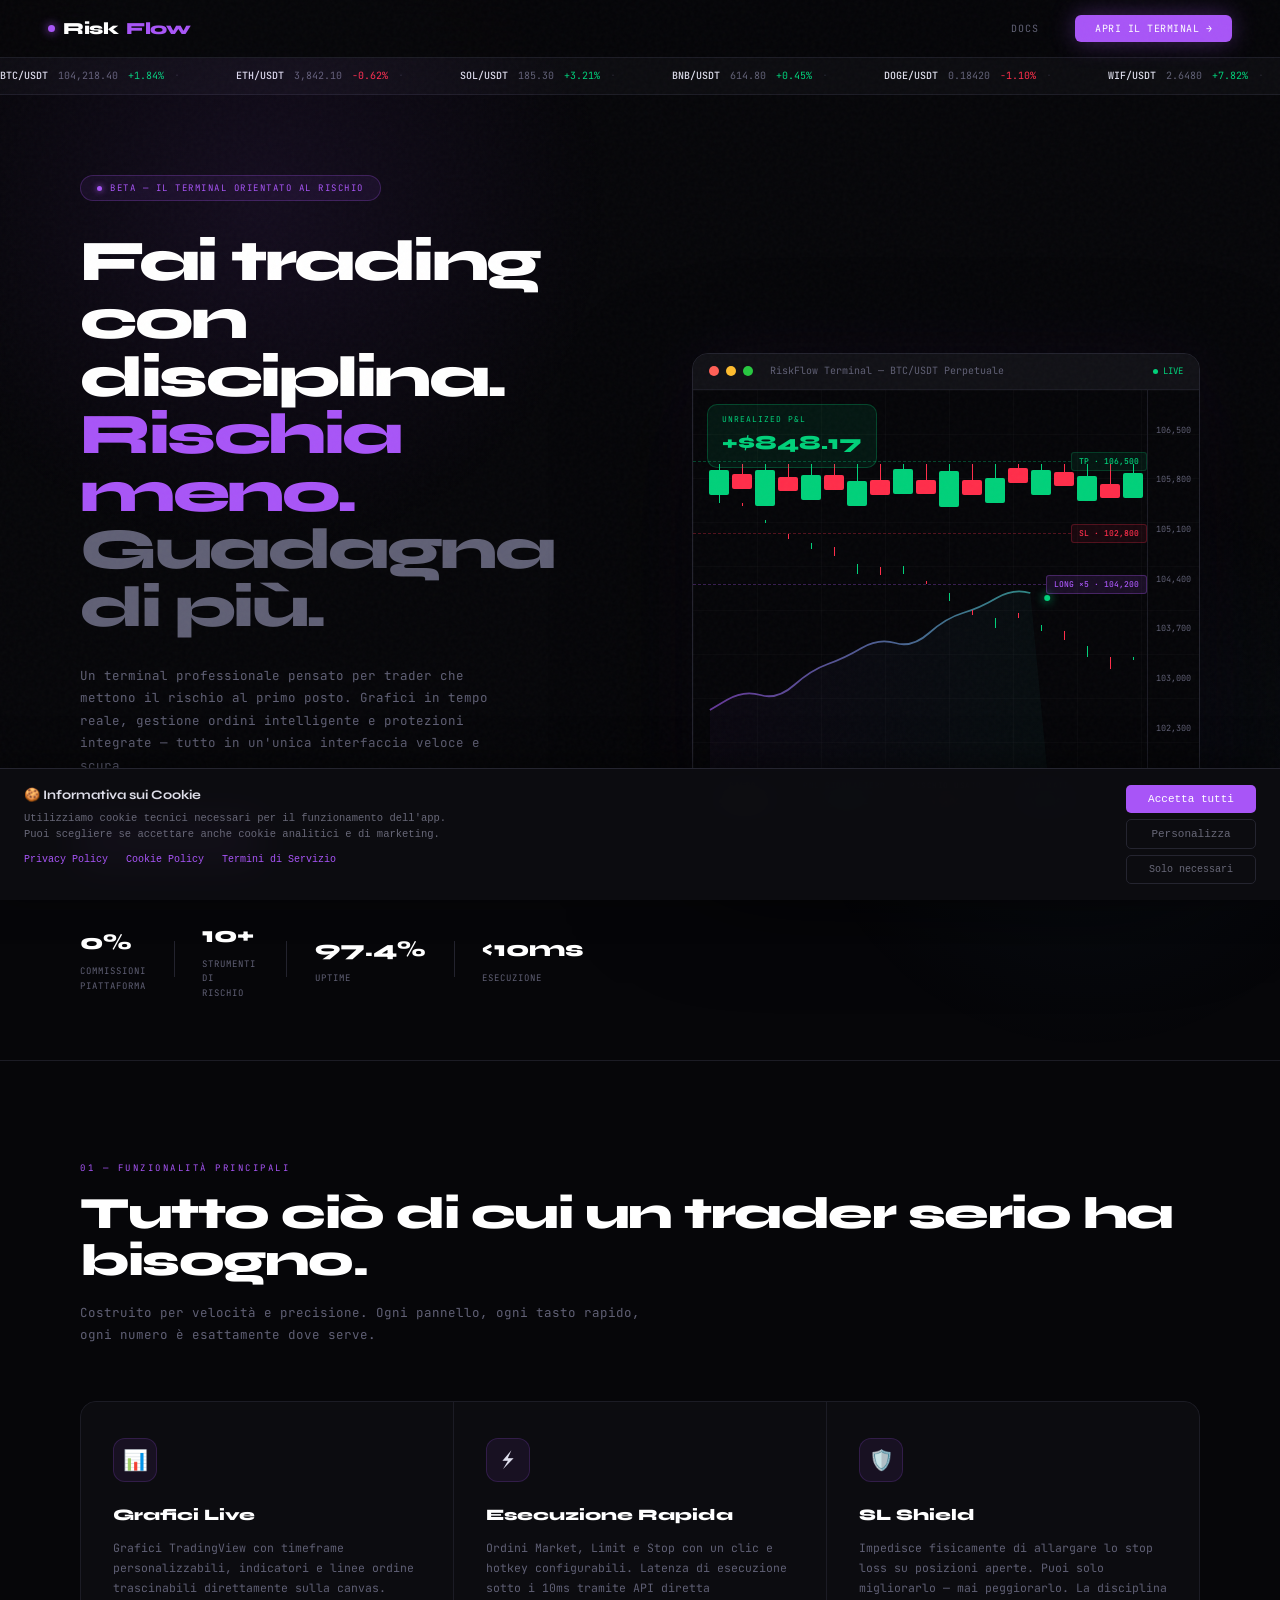
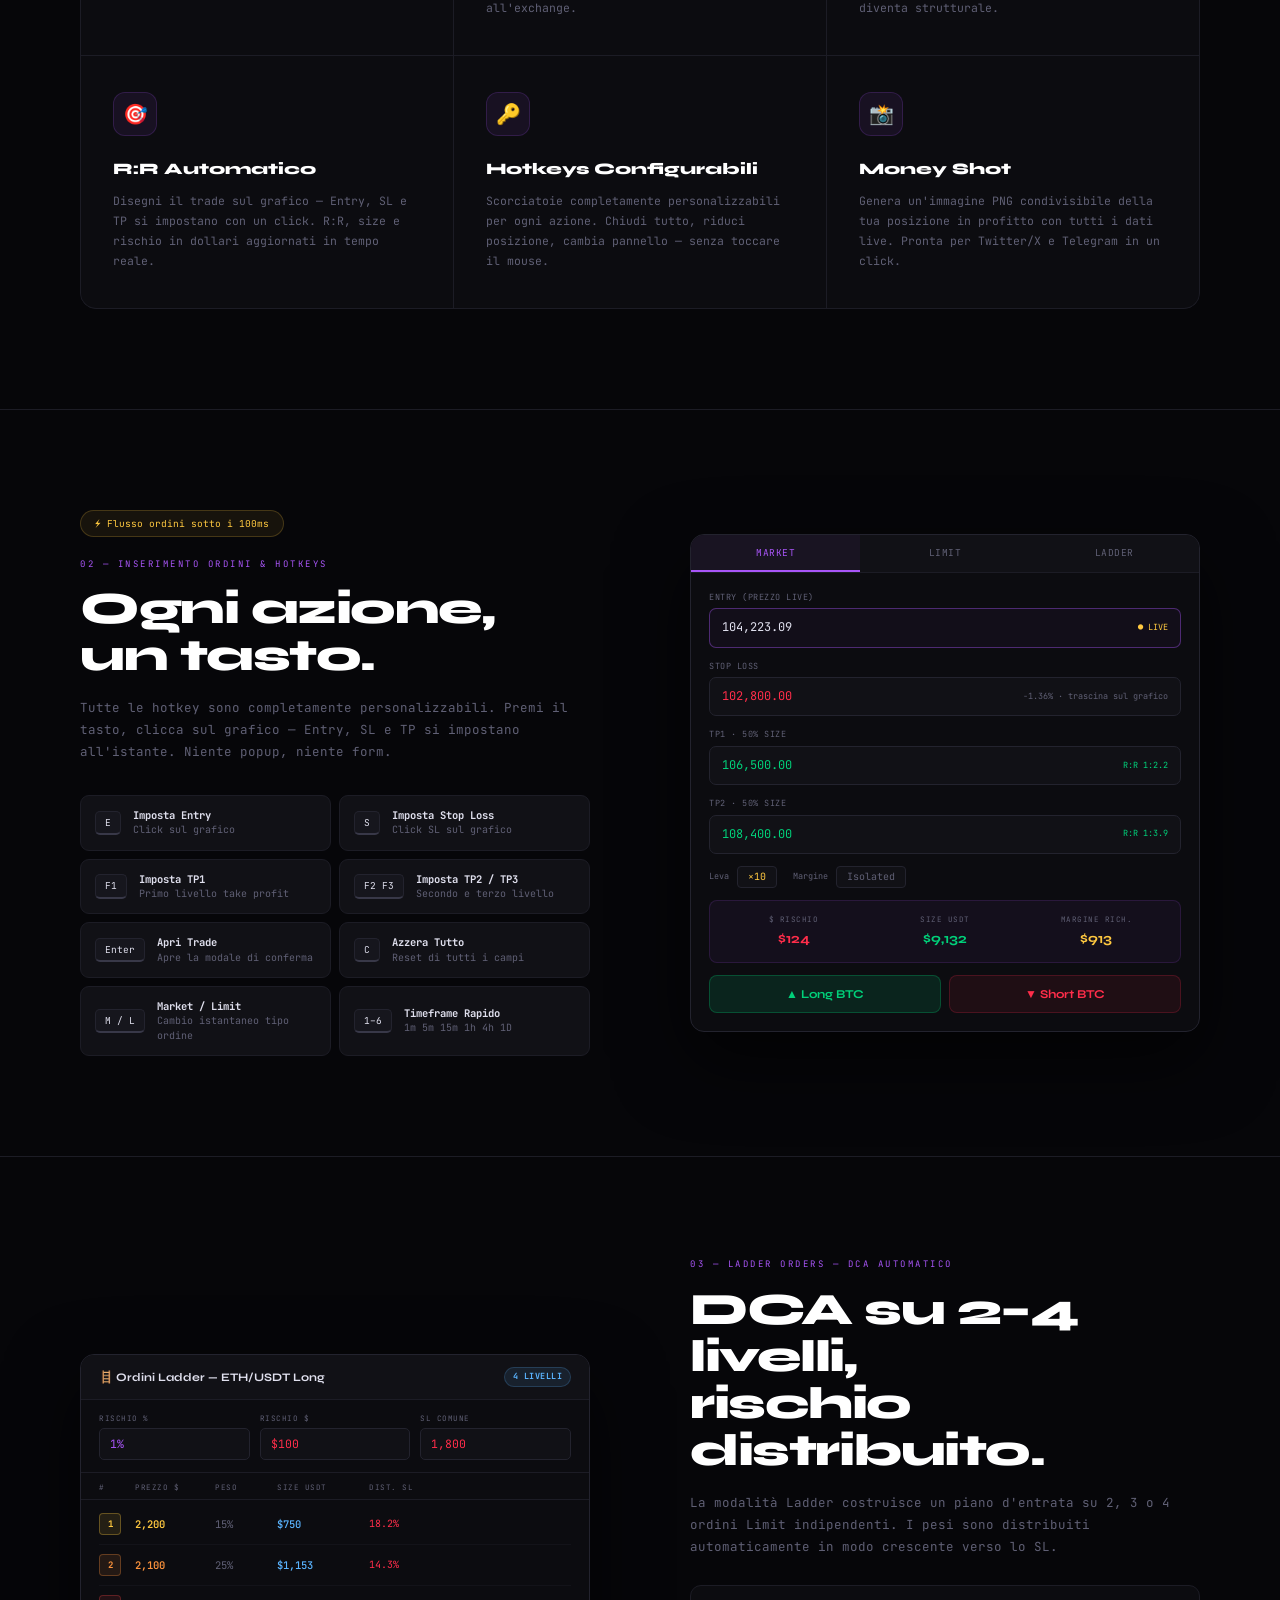
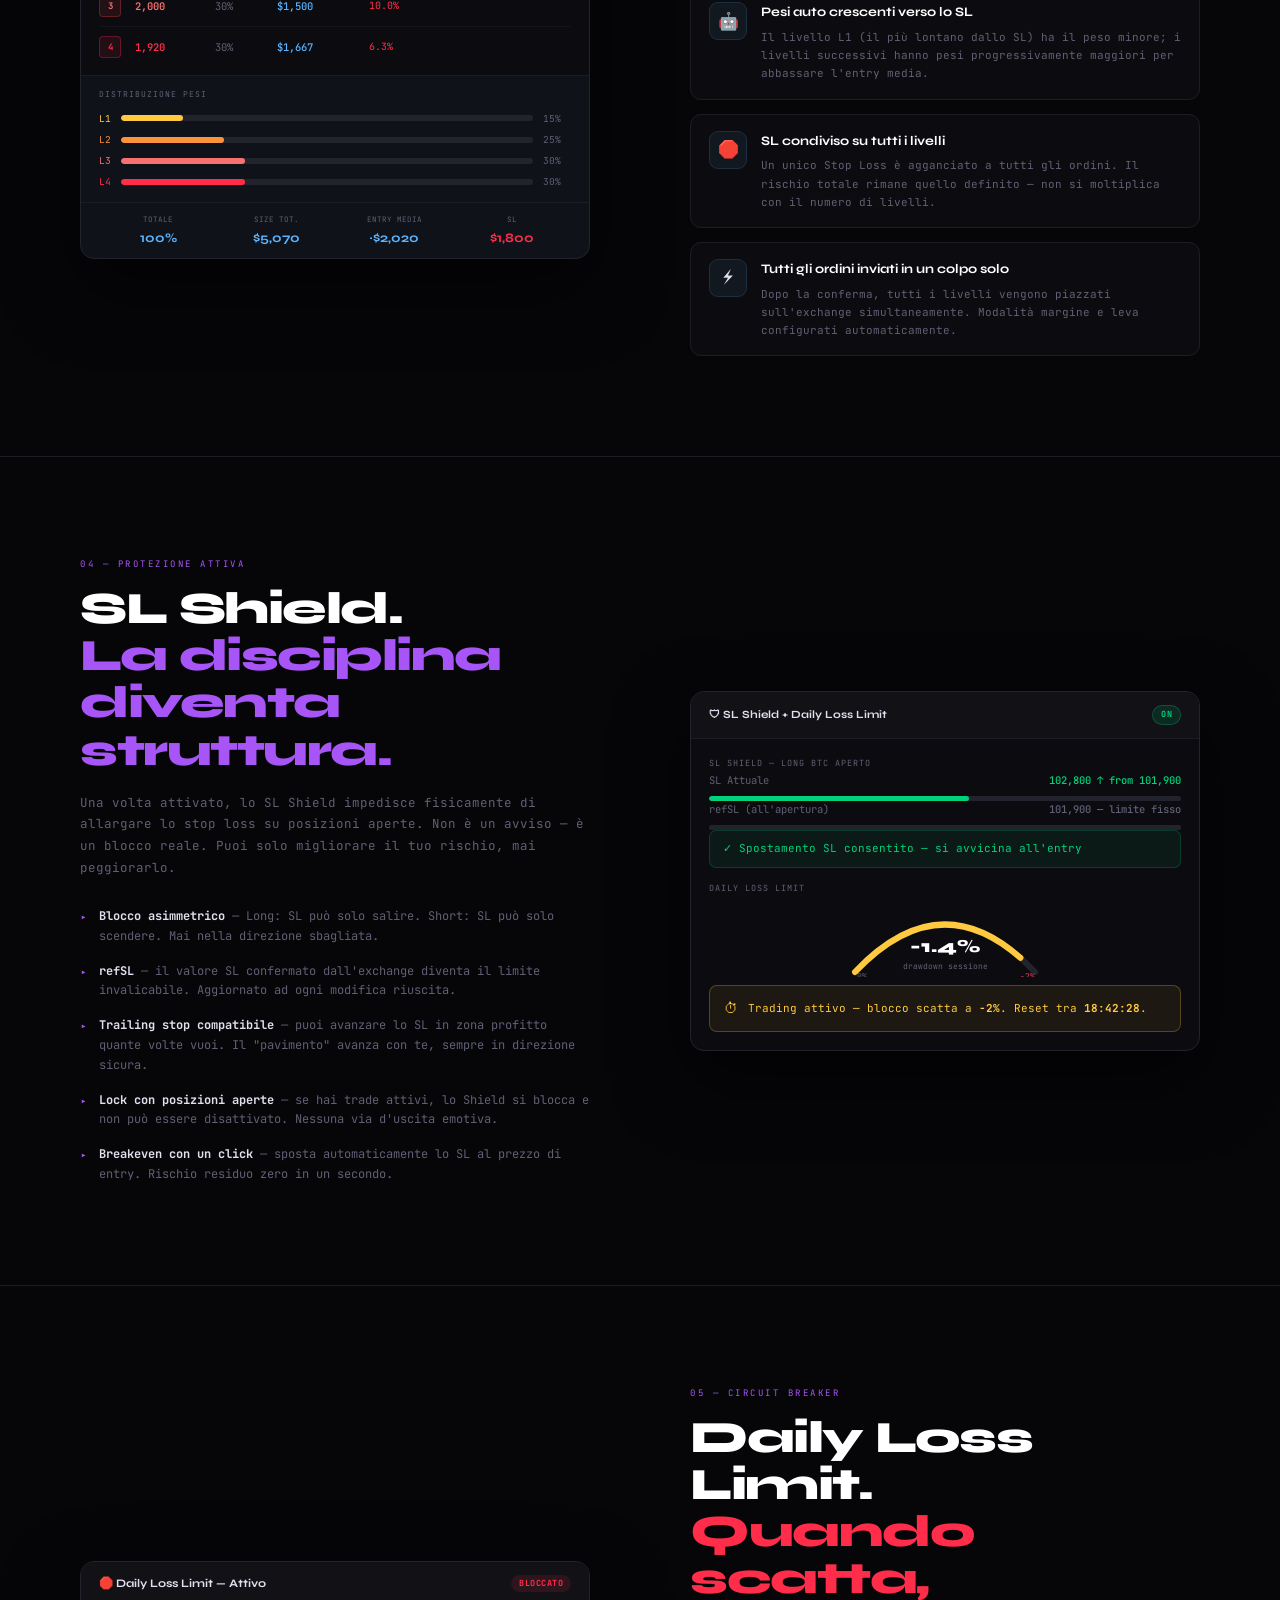
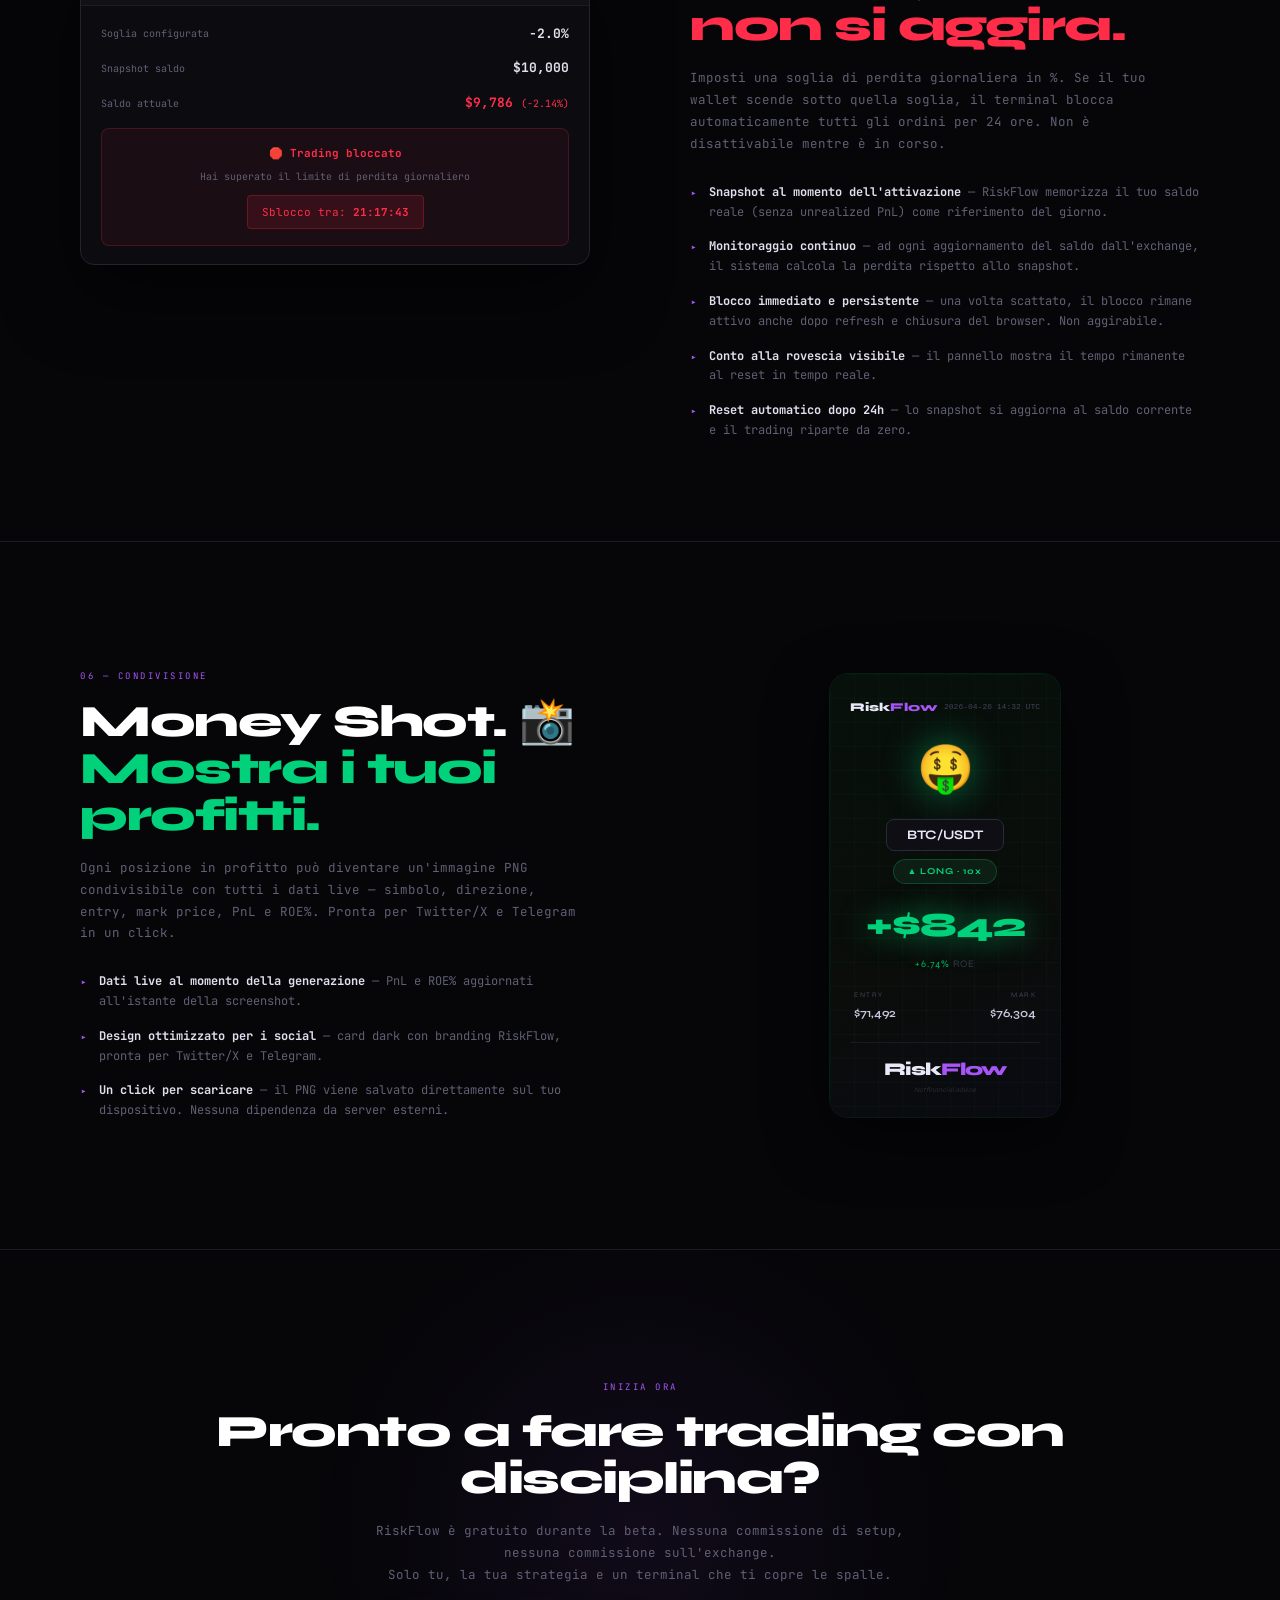
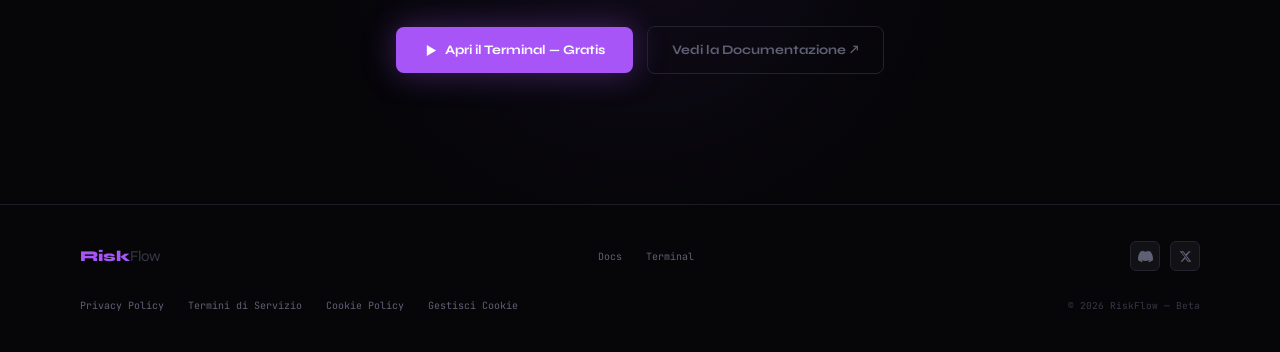
<file: index.html>
<!DOCTYPE html>
<html lang="it">
<head>
<meta charset="UTF-8">
<meta name="viewport" content="width=device-width, initial-scale=1.0">
<title>RiskFlow — Trade with Precision</title>
<link rel="preconnect" href="https://fonts.googleapis.com">
<link href="https://fonts.googleapis.com/css2?family=Syne:wght@400;700;800;900&family=JetBrains+Mono:wght@300;400;500;600&display=swap" rel="stylesheet">
<style>
:root {
  --bg: #060609;
  --surface: #0c0c10;
  --surface2: #111116;
  --surface3: #16161d;
  --border: #1c1c25;
  --border2: #23232e;
  --text: #e0e0ee;
  --muted: #383848;
  --muted2: #606075;
  --accent: #a855f7;
  --accent2: #9333ea;
  --red: #ff2d4a;
  --green: #00d17a;
  --yellow: #ffc940;
  --blue: #5ab4ff;
  --max-w: 1280px;
}

*, *::before, *::after { box-sizing: border-box; margin: 0; padding: 0; }
html { scroll-behavior: smooth; }
body {
  background: var(--bg);
  color: var(--text);
  font-family: 'JetBrains Mono', monospace;
  font-size: 13px;
  line-height: 1.6;
  overflow-x: hidden;
}

/* ── NOISE OVERLAY ── */
body::before {
  content: '';
  position: fixed;
  inset: 0;
  background-image: url("data:image/svg+xml,%3Csvg viewBox='0 0 256 256' xmlns='http://www.w3.org/2000/svg'%3E%3Cfilter id='n'%3E%3CfeTurbulence type='fractalNoise' baseFrequency='0.9' numOctaves='4' stitchTiles='stitch'/%3E%3C/filter%3E%3Crect width='100%25' height='100%25' filter='url(%23n)' opacity='1'/%3E%3C/svg%3E");
  opacity: 0.028;
  pointer-events: none;
  z-index: 9999;
}

/* ── NAV ── */
nav {
  position: fixed; top: 0; left: 0; right: 0; z-index: 200;
  display: flex; align-items: center; justify-content: space-between;
  padding: 0 48px; height: 58px;
  background: rgba(6,6,9,0.85);
  backdrop-filter: blur(20px);
  border-bottom: 1px solid var(--border);
}
.nav-logo {
  font-family: 'Syne', sans-serif; font-weight: 900; font-size: 17px;
  color: #fff; letter-spacing: -0.5px; text-decoration: none;
  display: flex; align-items: center; gap: 8px;
}
.nav-logo .dot { width: 7px; height: 7px; border-radius: 50%; background: var(--accent); box-shadow: 0 0 10px var(--accent); animation: blink 2.5s infinite; }
.nav-logo em { color: var(--accent); font-style: normal; }
.nav-links { display: flex; align-items: center; gap: 36px; list-style: none; }
.nav-links a { color: var(--muted2); text-decoration: none; font-size: 10px; letter-spacing: 1px; text-transform: uppercase; transition: color 0.15s; }
.nav-links a:hover { color: var(--text); }
.nav-cta {
  background: var(--accent) !important; color: #fff !important;
  padding: 7px 20px; border-radius: 6px; font-size: 10px !important;
  letter-spacing: 0.5px !important; transition: all 0.2s !important;
  box-shadow: 0 0 24px rgba(168,85,247,0.35);
}
.nav-cta:hover { background: var(--accent2) !important; transform: translateY(-1px); }

/* ── TICKER ── */
.ticker-wrap {
  margin-top: 58px;
  border-bottom: 1px solid var(--border);
  overflow: hidden; padding: 10px 0;
  background: var(--surface);
}
.ticker-inner { display: flex; gap: 56px; animation: marquee 30s linear infinite; width: max-content; }
@keyframes marquee { from{transform:translateX(0)} to{transform:translateX(-50%)} }
.ticker-item { display: flex; align-items: center; gap: 10px; white-space: nowrap; font-size: 10px; }
.ticker-sym { color: var(--text); font-weight: 500; }
.ticker-price { color: var(--muted2); }
.ticker-chg.pos { color: var(--green); }
.ticker-chg.neg { color: var(--red); }
.ticker-sep { color: var(--border2); }

/* ── HERO ── */
.hero {
  min-height: calc(100vh - 82px);
  display: grid;
  grid-template-columns: 1fr 1fr;
  align-items: center;
  gap: 80px;
  padding: 80px 80px 60px;
  max-width: var(--max-w);
  margin: 0 auto;
  position: relative;
}

/* ambient glow */
.hero-glow {
  position: fixed; top: -20vh; left: -10vw;
  width: 60vw; height: 60vw;
  background: radial-gradient(circle, rgba(168,85,247,0.09) 0%, transparent 65%);
  pointer-events: none; z-index: 0;
  animation: ambientPulse 9s ease-in-out infinite;
}
.hero-glow2 {
  position: fixed; bottom: -20vh; right: -10vw;
  width: 50vw; height: 50vw;
  background: radial-gradient(circle, rgba(90,180,255,0.05) 0%, transparent 65%);
  pointer-events: none; z-index: 0;
  animation: ambientPulse 11s ease-in-out infinite reverse;
}
@keyframes ambientPulse { 0%,100%{opacity:1;transform:scale(1)} 50%{opacity:0.55;transform:scale(1.12)} }

.hero-left { position: relative; z-index: 2; }
.hero-tag {
  display: inline-flex; align-items: center; gap: 8px;
  background: rgba(168,85,247,0.08); border: 1px solid rgba(168,85,247,0.25);
  border-radius: 100px; padding: 5px 16px;
  font-size: 9px; color: var(--accent); letter-spacing: 1.5px; text-transform: uppercase;
  margin-bottom: 32px;
  animation: fadeUp 0.5s ease both;
}
.hero-tag-dot { width: 5px; height: 5px; border-radius: 50%; background: var(--accent); box-shadow: 0 0 6px var(--accent); animation: blink 2s infinite; }
@keyframes blink { 0%,100%{opacity:1} 50%{opacity:0.15} }

.hero-title {
  font-family: 'Syne', sans-serif;
  font-size: clamp(42px, 4.5vw, 70px);
  font-weight: 900; line-height: 1.0; letter-spacing: -2.5px;
  color: #fff; margin-bottom: 28px;
  animation: fadeUp 0.5s 0.08s ease both;
}
.hero-title .accent { color: var(--accent); }
.hero-title .dim { color: var(--muted2); }

.hero-sub {
  font-size: 12.5px; color: var(--muted2); line-height: 1.8;
  max-width: 440px; margin-bottom: 40px;
  animation: fadeUp 0.5s 0.16s ease both;
}

.hero-actions {
  display: flex; align-items: center; gap: 12px;
  margin-bottom: 52px;
  animation: fadeUp 0.5s 0.24s ease both;
}
.btn-primary {
  display: inline-flex; align-items: center; gap: 8px;
  background: var(--accent); color: #fff; text-decoration: none;
  padding: 13px 28px; border-radius: 8px;
  font-family: 'Syne', sans-serif; font-weight: 700; font-size: 13px;
  transition: all 0.2s; box-shadow: 0 0 32px rgba(168,85,247,0.35);
}
.btn-primary:hover { background: var(--accent2); transform: translateY(-2px); box-shadow: 0 10px 48px rgba(168,85,247,0.5); }
.btn-secondary {
  display: inline-flex; align-items: center; gap: 8px;
  color: var(--muted2); text-decoration: none;
  padding: 13px 24px; border-radius: 8px;
  border: 1px solid var(--border2);
  font-family: 'Syne', sans-serif; font-weight: 700; font-size: 13px;
  transition: all 0.2s;
}
.btn-secondary:hover { color: var(--text); border-color: var(--muted); transform: translateY(-2px); }

.hero-stats {
  display: flex; align-items: center; gap: 0;
  animation: fadeUp 0.5s 0.32s ease both;
}
.stat { display: flex; flex-direction: column; gap: 4px; padding: 0 28px; }
.stat:first-child { padding-left: 0; }
.stat-val { font-family: 'Syne', sans-serif; font-weight: 800; font-size: 22px; color: #fff; }
.stat-lbl { font-size: 9px; text-transform: uppercase; letter-spacing: 1px; color: var(--muted2); }
.stat-divider { width: 1px; height: 36px; background: var(--border2); }

@keyframes fadeUp { from{opacity:0;transform:translateY(22px)} to{opacity:1;transform:translateY(0)} }

/* ── TERMINAL WIDGET ── */
.hero-right { position: relative; z-index: 2; animation: fadeUp 0.6s 0.1s ease both; }
.terminal-frame {
  border-radius: 16px; overflow: hidden;
  border: 1px solid var(--border2);
  box-shadow: 0 48px 120px rgba(0,0,0,0.85), 0 0 80px rgba(168,85,247,0.06), inset 0 1px 0 rgba(255,255,255,0.04);
  background: var(--surface);
}
.terminal-bar {
  height: 36px; background: var(--surface2);
  border-bottom: 1px solid var(--border);
  display: flex; align-items: center; padding: 0 16px; gap: 7px;
}
.t-dot { width: 10px; height: 10px; border-radius: 50%; }
.t-dot:nth-child(1){background:#ff5f56} .t-dot:nth-child(2){background:#febc2e} .t-dot:nth-child(3){background:#27c840}
.terminal-label { margin-left: 10px; font-size: 10px; color: var(--muted2); }
.terminal-body { height: 380px; position: relative; overflow: hidden; background: #050508; }

/* Chart canvas */
.chart-grid {
  position: absolute; inset: 0;
  background-image:
    linear-gradient(rgba(255,255,255,0.018) 1px, transparent 1px),
    linear-gradient(90deg, rgba(255,255,255,0.018) 1px, transparent 1px);
  background-size: 64px 44px;
}

/* Live animated price line */
.live-chart {
  position: absolute; inset: 0; width: 100%; height: 100%;
}

/* Candles */
.candles-area {
  position: absolute; bottom: 56px; left: 16px; right: 56px;
  height: 270px; display: flex; align-items: flex-end; gap: 3px;
}
.candle { flex: 1; display: flex; flex-direction: column; align-items: center; }
.candle-body { width: 100%; border-radius: 2px; }
.candle-wick { width: 1px; background: currentColor; }

/* Y Axis */
.y-axis {
  position: absolute; right: 0; top: 0; bottom: 0; width: 52px;
  display: flex; flex-direction: column; justify-content: space-around;
  align-items: flex-end; padding: 16px 8px;
  border-left: 1px solid var(--border);
}
.y-tick { font-size: 8.5px; color: var(--muted2); }

/* PnL badge */
.pnl-badge {
  position: absolute; top: 14px; left: 14px;
  background: rgba(0,209,122,0.09);
  border: 1px solid rgba(0,209,122,0.25);
  border-radius: 10px; padding: 8px 14px;
  display: flex; flex-direction: column; gap: 2px;
}
.pnl-label { font-size: 8px; color: var(--green); text-transform: uppercase; letter-spacing: 1px; }
.pnl-val { font-family: 'Syne', sans-serif; font-size: 20px; font-weight: 800; color: var(--green); }

/* Order lines */
.order-line {
  position: absolute; left: 0; right: 52px; height: 1px;
  display: flex; align-items: center;
}
.order-line::before {
  content: ''; flex: 1; height: 1px;
  border-top: 1px dashed currentColor; opacity: 0.3;
}
.order-tag {
  font-size: 8px; padding: 2px 7px; border-radius: 3px;
  white-space: nowrap; font-weight: 500;
}

/* Blink cursor on price */
.live-cursor {
  position: absolute; right: 52px;
  width: 3px; height: 3px;
  background: var(--green);
  border-radius: 50%;
  box-shadow: 0 0 8px var(--green);
  animation: blink 1.2s infinite;
}

/* Terminal bottom panel */
.terminal-panel {
  height: 52px; background: var(--surface2);
  border-top: 1px solid var(--border);
  display: flex; align-items: center;
}
.panel-stat {
  flex: 1; display: flex; flex-direction: column;
  align-items: center; gap: 2px; padding: 0 8px;
  border-right: 1px solid var(--border);
}
.panel-stat:last-child { border-right: none; }
.ps-lbl { font-size: 7.5px; color: var(--muted2); text-transform: uppercase; letter-spacing: 0.5px; }
.ps-val { font-family: 'Syne', sans-serif; font-size: 13px; font-weight: 700; }

/* ── WRAPPER ── */
.page-wrap { max-width: var(--max-w); margin: 0 auto; padding: 0 80px; }
.section-wrap { padding: 100px 80px; border-top: 1px solid var(--border); max-width: var(--max-w); margin: 0 auto; }

/* ── SECTION HEADERS ── */
.section-eyebrow { font-size: 9px; color: var(--accent); letter-spacing: 2.5px; text-transform: uppercase; margin-bottom: 14px; }
.section-title {
  font-family: 'Syne', sans-serif;
  font-size: clamp(30px, 3.5vw, 48px);
  font-weight: 900; color: #fff; letter-spacing: -1.5px;
  margin-bottom: 18px; line-height: 1.05;
}
.section-sub { font-size: 12.5px; color: var(--muted2); max-width: 560px; line-height: 1.75; }

/* ── FEATURES ── */
.features-grid {
  display: grid; grid-template-columns: repeat(3, 1fr);
  gap: 1px; background: var(--border);
  border: 1px solid var(--border); border-radius: 16px; overflow: hidden;
  margin-top: 56px;
}
.feature-card {
  background: var(--surface); padding: 36px 32px;
  transition: background 0.2s; position: relative; overflow: hidden;
}
.feature-card:hover { background: var(--surface2); }
.feature-card::after {
  content: ''; position: absolute; top: 0; left: 0; right: 0; height: 1px;
  background: linear-gradient(90deg, transparent, var(--accent), transparent);
  opacity: 0; transition: opacity 0.3s;
}
.feature-card:hover::after { opacity: 1; }
.feature-icon {
  width: 44px; height: 44px; border-radius: 12px;
  background: rgba(168,85,247,0.08); border: 1px solid rgba(168,85,247,0.18);
  display: flex; align-items: center; justify-content: center;
  font-size: 20px; margin-bottom: 20px;
}
.feature-title { font-family: 'Syne', sans-serif; font-size: 16px; font-weight: 800; color: #fff; margin-bottom: 10px; }
.feature-desc { font-size: 11.5px; color: var(--muted2); line-height: 1.75; }

/* ── TWO-COL SECTIONS ── */
.two-col {
  display: grid; grid-template-columns: 1fr 1fr;
  gap: 100px; align-items: center;
  padding: 100px 80px; border-top: 1px solid var(--border);
  max-width: var(--max-w); margin: 0 auto;
}
.two-col.flip { direction: rtl; }
.two-col.flip > * { direction: ltr; }

/* ── PANEL MOCKS ── */
.panel-mock {
  background: var(--surface); border: 1px solid var(--border2);
  border-radius: 14px; overflow: hidden;
  box-shadow: 0 28px 72px rgba(0,0,0,0.65), inset 0 1px 0 rgba(255,255,255,0.03);
}
.pm-header {
  background: var(--surface2); border-bottom: 1px solid var(--border);
  padding: 12px 18px; display: flex; align-items: center; justify-content: space-between;
}
.pm-title { font-family: 'Syne', sans-serif; font-size: 11px; font-weight: 700; color: var(--text); }
.pm-badge {
  font-size: 8.5px; font-weight: 700; padding: 2px 8px;
  border-radius: 100px; letter-spacing: 0.5px; text-transform: uppercase;
}
.pm-badge.green { background: rgba(0,209,122,0.12); color: var(--green); border: 1px solid rgba(0,209,122,0.25); }
.pm-badge.blue { background: rgba(90,180,255,0.1); color: var(--blue); border: 1px solid rgba(90,180,255,0.2); }
.pm-badge.accent { background: var(--accent); color: #fff; }
.pm-body { padding: 18px; display: flex; flex-direction: column; gap: 12px; }

/* Order Panel */
.opm-tabs { display: flex; background: var(--surface2); border-bottom: 1px solid var(--border); }
.opm-tab {
  flex: 1; padding: 10px 8px; text-align: center;
  font-size: 9.5px; color: var(--muted2); cursor: pointer;
  border-bottom: 2px solid transparent; transition: all 0.15s;
  text-transform: uppercase; letter-spacing: 0.5px;
}
.opm-tab.active { color: var(--accent); border-bottom-color: var(--accent); background: rgba(168,85,247,0.05); }
.opm-row { display: flex; flex-direction: column; gap: 4px; }
.opm-label { font-size: 8.5px; color: var(--muted2); text-transform: uppercase; letter-spacing: 0.5px; }
.opm-input {
  background: var(--surface2); border: 1px solid var(--border2);
  border-radius: 7px; padding: 9px 12px; font-size: 12px; color: var(--text);
  display: flex; align-items: center; justify-content: space-between;
}
.opm-input.highlight { border-color: rgba(168,85,247,0.4); background: rgba(168,85,247,0.04); }
.opm-hint { font-size: 8.5px; color: var(--muted2); }
.opm-risk-row { display: grid; grid-template-columns: 1fr 1fr 1fr; gap: 8px; background: rgba(168,85,247,0.05); border: 1px solid rgba(168,85,247,0.15); border-radius: 8px; padding: 12px; }
.opm-risk-item { display: flex; flex-direction: column; gap: 3px; align-items: center; }
.opm-risk-lbl { font-size: 7.5px; color: var(--muted2); text-transform: uppercase; letter-spacing: 0.5px; }
.opm-risk-val { font-family: 'Syne', sans-serif; font-size: 14px; font-weight: 700; }
.opm-btns { display: flex; gap: 8px; }
.btn-long, .btn-short {
  flex: 1; padding: 11px; border-radius: 8px; border: none; cursor: pointer;
  font-family: 'Syne', sans-serif; font-size: 12px; font-weight: 700;
  transition: all 0.15s;
}
.btn-long { background: rgba(0,209,122,0.12); color: var(--green); border: 1px solid rgba(0,209,122,0.25); }
.btn-long:hover { background: rgba(0,209,122,0.22); transform: translateY(-1px); }
.btn-short { background: rgba(255,45,74,0.08); color: var(--red); border: 1px solid rgba(255,45,74,0.2); }
.btn-short:hover { background: rgba(255,45,74,0.18); transform: translateY(-1px); }

/* ── HOTKEYS GRID ── */
.hotkeys-grid { display: grid; grid-template-columns: 1fr 1fr; gap: 8px; }
.hk-card {
  background: var(--surface2); border: 1px solid var(--border);
  border-radius: 9px; padding: 12px 14px;
  display: flex; align-items: center; gap: 12px;
  transition: border-color 0.15s, transform 0.15s;
}
.hk-card:hover { border-color: rgba(168,85,247,0.4); transform: translateY(-1px); }
.hk-key {
  background: var(--surface3); border: 1px solid var(--border2);
  border-bottom: 2px solid var(--muted); border-radius: 5px;
  padding: 3px 9px; font-size: 9.5px; color: var(--text);
  white-space: nowrap; flex-shrink: 0;
}
.hk-desc { font-size: 10px; color: var(--muted2); line-height: 1.45; }
.hk-desc strong { color: var(--text); display: block; font-size: 10.5px; }

/* ── CALC WIDGET ── */
.calc-layout { display: grid; grid-template-columns: 1fr 1.15fr; gap: 80px; align-items: start; }
.calc-mock { background: var(--surface); border: 1px solid var(--border2); border-radius: 14px; overflow: hidden; box-shadow: 0 28px 72px rgba(0,0,0,0.6); position: sticky; top: 76px; }
.calc-header { background: var(--surface2); border-bottom: 1px solid var(--border); padding: 13px 18px; display: flex; align-items: center; justify-content: space-between; }
.calc-title { font-family:'Syne',sans-serif; font-size:12px; font-weight:700; }
.calc-live { font-size:8.5px; color:var(--green); display:flex; align-items:center; gap:6px; }
.calc-body { padding: 18px; display: flex; flex-direction: column; gap: 13px; }
.calc-field { display: flex; flex-direction: column; gap: 5px; }
.calc-lbl { font-size: 8.5px; color: var(--muted2); text-transform: uppercase; letter-spacing: 0.8px; }
.calc-inp {
  background: var(--surface2); border: 1px solid var(--border2);
  border-radius: 7px; padding: 9px 13px;
  font-family: 'JetBrains Mono', monospace; font-size: 12px; color: var(--text);
  outline: none; transition: border-color 0.15s; width: 100%;
}
.calc-inp:focus { border-color: var(--accent); }
.calc-inp-row { display: flex; gap: 8px; }
.calc-result {
  background: linear-gradient(135deg, rgba(168,85,247,0.07), rgba(90,180,255,0.04));
  border: 1px solid rgba(168,85,247,0.18); border-radius: 9px;
  padding: 14px 16px; display: grid; grid-template-columns: 1fr 1fr; gap: 13px;
}
.cr-item { display: flex; flex-direction: column; gap: 3px; }
.cr-lbl { font-size: 7.5px; color: var(--muted2); text-transform: uppercase; letter-spacing: 0.8px; }
.cr-val { font-family: 'Syne', sans-serif; font-size: 17px; font-weight: 800; }
.cr-val.good{color:var(--green)} .cr-val.warn{color:var(--yellow)} .cr-val.white{color:#fff} .cr-val.neg{color:var(--red)}
.calc-steps { display: flex; flex-direction: column; gap: 22px; }
.calc-step { display: flex; gap: 18px; align-items: flex-start; }
.cs-num {
  width: 30px; height: 30px; border-radius: 50%; flex-shrink: 0;
  background: rgba(168,85,247,0.08); border: 1px solid rgba(168,85,247,0.25);
  display: flex; align-items: center; justify-content: center;
  font-family: 'Syne', sans-serif; font-size: 11px; font-weight: 800; color: var(--accent);
}
.cs-title { font-family: 'Syne', sans-serif; font-size: 14px; font-weight: 800; color: #fff; margin-bottom: 6px; }
.cs-desc { font-size: 11.5px; color: var(--muted2); line-height: 1.7; }
.cs-desc strong { color: var(--text); }

/* ── LADDER WIDGET ── */
.ladder-mock { background: var(--surface); border: 1px solid var(--border2); border-radius: 14px; overflow: hidden; box-shadow: 0 28px 72px rgba(0,0,0,0.6); }
.lm-header { background: var(--surface2); border-bottom: 1px solid var(--border); padding: 12px 18px; display: flex; align-items: center; justify-content: space-between; }
.lm-title { font-family:'Syne',sans-serif; font-size:11.5px; font-weight:700; }
.lm-config { padding: 12px 18px; display: grid; grid-template-columns: 1fr 1fr 1fr; gap: 10px; border-bottom: 1px solid var(--border); }
.lmc-lbl { font-size: 7.5px; color: var(--muted2); text-transform: uppercase; letter-spacing: 0.5px; margin-bottom: 4px; }
.lmc-val { background: var(--surface2); border: 1px solid var(--border2); border-radius: 5px; padding: 6px 10px; font-size: 11.5px; }
.lm-thead { display:grid; grid-template-columns:28px 72px 54px 84px 64px; gap:8px; padding:8px 18px 6px; border-bottom:1px solid var(--border); font-size:7.5px; color:var(--muted2); text-transform:uppercase; letter-spacing:0.5px; }
.lm-orders { padding: 4px 18px 8px; display: flex; flex-direction: column; }
.lm-row {
  display: grid; grid-template-columns:28px 72px 54px 84px 64px; gap:8px;
  align-items: center; padding: 9px 0; border-bottom: 1px solid rgba(26,26,34,0.5);
  font-size: 10.5px;
  opacity: 0; animation: slideRowIn 0.45s ease forwards;
}
.lm-row:last-child { border-bottom: none; }
.lm-row:nth-child(1){animation-delay:0.15s} .lm-row:nth-child(2){animation-delay:0.3s} .lm-row:nth-child(3){animation-delay:0.45s} .lm-row:nth-child(4){animation-delay:0.6s}
@keyframes slideRowIn { from{opacity:0;transform:translateX(-10px)} to{opacity:1;transform:none} }
.row-idx { width: 22px; height: 22px; border-radius: 4px; display: flex; align-items: center; justify-content: center; font-size: 9px; font-weight: 700; }
.row-price { font-weight: 600; }
.row-muted { color: var(--muted2); }
.row-val { color: var(--blue); font-weight: 500; }
.lm-footer { padding: 10px 18px; background: rgba(90,180,255,0.04); border-top: 1px solid var(--border); display: grid; grid-template-columns: repeat(4,1fr); }
.lmf-item { display: flex; flex-direction: column; gap: 3px; align-items: center; }
.lmf-lbl { font-size: 7.5px; color: var(--muted2); text-transform: uppercase; }
.lmf-val { font-family: 'Syne', sans-serif; font-size: 13px; font-weight: 700; color: var(--blue); }

/* ladder features */
.lf-list { display: flex; flex-direction: column; gap: 14px; }
.lf-item {
  display: flex; gap: 14px; align-items: flex-start;
  padding: 16px 18px; background: var(--surface); border: 1px solid var(--border);
  border-radius: 11px; transition: border-color 0.15s, transform 0.15s;
}
.lf-item:hover { border-color: var(--border2); transform: translateX(4px); }
.lf-icon { width: 38px; height: 38px; border-radius: 9px; flex-shrink: 0; display: flex; align-items: center; justify-content: center; font-size: 17px; background: rgba(90,180,255,0.07); border: 1px solid rgba(90,180,255,0.15); }
.lf-title { font-family:'Syne',sans-serif; font-size:13px; font-weight:700; color:#fff; margin-bottom:5px; }
.lf-desc { font-size:11px; color:var(--muted2); line-height:1.65; }
code.inline { background:var(--surface3);padding:1px 6px;border-radius:3px;font-size:10px;font-family:'JetBrains Mono',monospace; }

/* ── RISK SHIELD ── */
.risk-panel {
  background: var(--surface); border: 1px solid var(--border2);
  border-radius: 14px; overflow: hidden;
  box-shadow: 0 28px 72px rgba(0,0,0,0.65);
}
.rpm-header { background: var(--surface2); border-bottom: 1px solid var(--border); padding: 13px 18px; display: flex; align-items: center; justify-content: space-between; }
.rpm-title { font-family: 'Syne', sans-serif; font-size: 11.5px; font-weight: 700; }
.rpm-body { padding: 18px; display: flex; flex-direction: column; gap: 14px; }
.rpm-sublabel { font-size: 8.5px; color: var(--muted2); text-transform: uppercase; letter-spacing: 1px; margin-bottom: 2px; }
.rpm-row { display: flex; flex-direction: column; gap: 7px; }
.rpm-row-top { display: flex; justify-content: space-between; font-size: 10.5px; }
.rpm-lbl { color: var(--muted2); }
.rpm-val { color: var(--text); font-weight: 500; }
.rpm-val.pos { color: var(--green); }
.rpm-val.warn { color: var(--yellow); }
.rpm-bar { height: 5px; background: var(--border2); border-radius: 100px; overflow: hidden; }
.rpm-bar-fill { height: 100%; border-radius: 100px; transition: width 2s cubic-bezier(0.22,1,0.36,1); width: 0; }
.rpm-ok { background: rgba(0,209,122,0.07); border: 1px solid rgba(0,209,122,0.2); border-radius: 7px; padding: 9px 13px; font-size: 11px; color: var(--green); }
.dll-alert { background: rgba(255,201,64,0.07); border: 1px solid rgba(255,201,64,0.25); border-radius: 8px; padding: 11px 14px; display: flex; align-items: center; gap: 10px; font-size: 11px; color: var(--yellow); }
.risk-list { list-style: none; display: flex; flex-direction: column; gap: 15px; }
.risk-list li { display: flex; gap: 12px; align-items: flex-start; font-size: 12px; color: var(--muted2); line-height: 1.65; }
.risk-list li::before { content: '▸'; color: var(--accent); flex-shrink: 0; margin-top: 2px; }
.risk-list strong { color: var(--text); }

/* ── ANIMATED BARS — general ── */
.bar-anim { width: 0; }

/* ── CTA ── */
.cta-section {
  text-align: center; padding: 130px 80px;
  border-top: 1px solid var(--border); position: relative; overflow: hidden;
}
.cta-section::before {
  content: ''; position: absolute; top: 50%; left: 50%;
  transform: translate(-50%,-50%);
  width: 700px; height: 700px;
  background: radial-gradient(circle, rgba(168,85,247,0.07) 0%, transparent 65%);
  pointer-events: none; animation: ambientPulse 7s ease-in-out infinite;
}
.cta-actions { display: flex; align-items: center; justify-content: center; gap: 14px; margin-top: 40px; }

/* ── FOOTER ── */
footer {
  border-top: 1px solid var(--border); padding: 36px 80px;
  max-width: var(--max-w); margin: 0 auto;
  display: flex; flex-direction: column; gap: 24px;
}
.footer-top { display: flex; align-items: center; justify-content: space-between; flex-wrap: wrap; gap: 16px; }
.footer-bottom { display: flex; align-items: center; justify-content: space-between; flex-wrap: wrap; gap: 12px; }
.footer-logo { font-family: 'Syne', sans-serif; font-weight: 900; font-size: 15px; color: var(--accent); text-decoration: none; }
.footer-logo em { color: var(--muted); font-style: normal; font-weight: 400; }
.footer-links { display: flex; gap: 24px; list-style: none; flex-wrap: wrap; align-items: center; }
.footer-links a { font-size: 10px; color: var(--muted2); text-decoration: none; transition: color 0.15s; }
.footer-links a:hover { color: var(--text); }
.footer-socials { display: flex; gap: 10px; align-items: center; }
.footer-social-btn { display: flex; align-items: center; justify-content: center; width: 30px; height: 30px; border-radius: 6px; background: var(--surface2); border: 1px solid var(--border2); color: var(--muted2); text-decoration: none; transition: all 0.15s; }
.footer-social-btn:hover { background: var(--surface3); border-color: var(--accent); color: var(--accent); }
.footer-copy { font-size: 9.5px; color: var(--muted); }

/* ── ANIMATIONS / SCROLL ── */
@keyframes candleGrow { from{transform:scaleY(0);transform-origin:bottom} to{transform:scaleY(1);transform-origin:bottom} }
@keyframes drawLine { to{stroke-dashoffset:0} }
.fade-in { opacity: 0; transform: translateY(28px); transition: opacity 0.7s ease, transform 0.7s ease; }
.fade-in.visible { opacity: 1; transform: none; }
.speed-tag {
  display: inline-flex; align-items: center; gap: 6px;
  background: rgba(255,201,64,0.07); border: 1px solid rgba(255,201,64,0.2);
  border-radius: 100px; padding: 5px 14px;
  font-size: 9.5px; color: var(--yellow); margin-bottom: 20px;
}

/* ── ANIMATED PRICE LINE (hero SVG) ── */
#live-price-anim { display: inline-block; }

/* ══════════════════════════════════════
   MOBILE RESPONSIVE — ≤ 768px
══════════════════════════════════════ */
@media (max-width: 768px) {

  /* NAV */
  nav {
    padding: 0 20px;
    height: 52px;
  }
  .nav-links { gap: 16px; }
  .nav-links li:not(:last-child) { display: none; } /* nasconde Docs, mostra solo CTA */
  .nav-logo { font-size: 15px; }

  /* TICKER */
  .ticker-wrap { margin-top: 52px; }

  /* HERO — colonna singola */
  .hero {
    grid-template-columns: 1fr;
    gap: 40px;
    padding: 40px 20px 48px;
    min-height: auto;
  }
  .hero-title {
    font-size: clamp(34px, 9vw, 48px);
    letter-spacing: -1.5px;
  }
  .hero-sub { font-size: 12px; max-width: 100%; }
  .hero-actions { flex-direction: column; align-items: stretch; }
  .btn-primary, .btn-secondary {
    justify-content: center;
    padding: 14px 20px;
    font-size: 14px;
  }
  .hero-stats {
    flex-wrap: wrap;
    gap: 0;
  }
  .stat { padding: 10px 16px; }
  .stat:first-child { padding-left: 0; }
  .stat-val { font-size: 18px; }

  /* Nascondi il widget terminal sull'hero (troppo complesso su mobile) */
  .hero-right { display: none; }

  /* SECTION WRAP */
  .section-wrap {
    padding: 60px 20px;
  }
  .page-wrap { padding: 0 20px; }

  /* SECTION TITLES */
  .section-title {
    font-size: clamp(26px, 7vw, 36px);
    letter-spacing: -1px;
  }

  /* FEATURES — 1 colonna */
  .features-grid {
    grid-template-columns: 1fr;
    margin-top: 36px;
  }

  /* TWO-COL SECTIONS — stack verticale */
  .two-col {
    grid-template-columns: 1fr;
    gap: 40px;
    padding: 60px 20px;
  }
  .two-col.flip { direction: ltr; }

  /* CALC LAYOUT */
  .calc-layout {
    grid-template-columns: 1fr;
    gap: 40px;
  }
  .calc-mock { position: static; }

  /* LADDER thead — comprimi */
  .lm-thead,
  .lm-row {
    grid-template-columns: 22px 60px 40px 70px 52px;
    gap: 4px;
    font-size: 9.5px;
  }
  .lm-config { grid-template-columns: 1fr 1fr; }

  /* CTA */
  .cta-section { padding: 80px 20px; }
  .cta-actions { flex-direction: column; align-items: stretch; }
  .cta-actions .btn-primary,
  .cta-actions .btn-secondary { justify-content: center; }

  /* FOOTER */
  footer {
    padding: 32px 20px;
  }
  .footer-top { flex-direction: column; align-items: flex-start; gap: 20px; }
  .footer-bottom { flex-direction: column; align-items: flex-start; gap: 12px; }

  /* HOTKEYS — 1 colonna */
  .hotkeys-grid { grid-template-columns: 1fr; }

  /* LADDER FOOTER */
  .lm-footer { grid-template-columns: repeat(2, 1fr); gap: 8px; padding: 10px 14px; }
}

/* ══════════════════════════════════════
   TABLET — 769px – 1024px
══════════════════════════════════════ */
@media (min-width: 769px) and (max-width: 1024px) {

  nav { padding: 0 28px; }

  .hero {
    grid-template-columns: 1fr 1fr;
    gap: 40px;
    padding: 60px 32px 60px;
  }
  .hero-title { font-size: clamp(32px, 4.5vw, 52px); }

  .section-wrap { padding: 80px 32px; }
  .page-wrap { padding: 0 32px; }

  .two-col {
    gap: 48px;
    padding: 80px 32px;
  }

  .calc-layout {
    grid-template-columns: 1fr;
    gap: 48px;
  }
  .calc-mock { position: static; }

  .features-grid { grid-template-columns: repeat(2, 1fr); }

  footer { padding: 32px 32px; }
  .cta-section { padding: 100px 32px; }
}
</style>
</head>
<body>

<!-- ambient glows -->
<div class="hero-glow"></div>
<div class="hero-glow2"></div>

<!-- NAV -->
<nav>
  <a href="#" class="nav-logo">
    <span class="dot"></span>
    Risk<em>Flow</em>
  </a>
  <ul class="nav-links">
    <li><a href="riskflowdocs.html">Docs</a></li>
    <li><a href="terminal.html" class="nav-cta">Apri il Terminal →</a></li>
  </ul>
</nav>

<!-- TICKER -->
<div class="ticker-wrap">
  <div class="ticker-inner" id="ticker"></div>
</div>

<!-- HERO -->
<section class="hero">
  <div class="hero-left">
    <div class="hero-tag"><span class="hero-tag-dot"></span>Beta — Il terminal orientato al rischio</div>
    <h1 class="hero-title">
      Fai trading con disciplina.<br>
      <span class="accent">Rischia meno.</span><br>
      <span class="dim">Guadagna di più.</span>
    </h1>
    <p class="hero-sub">Un terminal professionale pensato per trader che mettono il rischio al primo posto. Grafici in tempo reale, gestione ordini intelligente e protezioni integrate — tutto in un'unica interfaccia veloce e scura.</p>
    <div class="hero-actions">
      <a href="terminal.html" class="btn-primary">
        <svg width="13" height="13" viewBox="0 0 14 14" fill="none"><polygon points="3,1 13,7 3,13" fill="white"/></svg>
        Apri il Terminal
      </a>
      <a href="riskflowdocs.html" class="btn-secondary">Leggi la Docs ↗</a>
    </div>
    <div class="hero-stats">
      <div class="stat"><span class="stat-val">0%</span><span class="stat-lbl">Commissioni piattaforma</span></div>
      <div class="stat-divider"></div>
      <div class="stat"><span class="stat-val">10+</span><span class="stat-lbl">Strumenti di rischio</span></div>
      <div class="stat-divider"></div>
      <div class="stat"><span class="stat-val" id="hero-uptime">97.4%</span><span class="stat-lbl">Uptime</span></div>
      <div class="stat-divider"></div>
      <div class="stat"><span class="stat-val">&lt;10ms</span><span class="stat-lbl">Esecuzione</span></div>
    </div>
  </div>

  <div class="hero-right">
    <div class="terminal-frame">
      <div class="terminal-bar">
        <span class="t-dot"></span><span class="t-dot"></span><span class="t-dot"></span>
        <span class="terminal-label">RiskFlow Terminal — BTC/USDT Perpetuale</span>
        <span style="margin-left:auto;font-size:9px;color:var(--green);display:flex;align-items:center;gap:5px">
          <span style="width:5px;height:5px;border-radius:50%;background:var(--green);animation:blink 1.5s infinite;display:inline-block"></span>LIVE
        </span>
      </div>
      <div class="terminal-body" id="terminal-body">
        <div class="chart-grid"></div>
        <canvas id="hero-canvas" style="position:absolute;inset:0;width:100%;height:100%"></canvas>
        <div class="candles-area" id="candles"></div>
        <div class="y-axis" id="yaxis"></div>
        <div class="pnl-badge">
          <span class="pnl-label">Unrealized P&L</span>
          <span class="pnl-val" id="pnl-val">+$842.30</span>
        </div>
        <div class="order-line" style="bottom:185px;color:var(--accent)">
          <span class="order-tag" style="background:rgba(168,85,247,0.12);color:var(--accent);border:1px solid rgba(168,85,247,0.3)">LONG ×5 · 104,200</span>
        </div>
        <div class="order-line" style="bottom:236px;color:var(--red)">
          <span class="order-tag" style="background:rgba(255,45,74,0.08);color:var(--red);border:1px solid rgba(255,45,74,0.25)">SL · 102,800</span>
        </div>
        <div class="order-line" style="bottom:308px;color:var(--green)">
          <span class="order-tag" style="background:rgba(0,209,122,0.08);color:var(--green);border:1px solid rgba(0,209,122,0.2)">TP · 106,500</span>
        </div>
      </div>
      <div class="terminal-panel">
        <div class="panel-stat"><span class="ps-lbl">Saldo</span><span class="ps-val" style="color:#fff">$12,480</span></div>
        <div class="panel-stat"><span class="ps-lbl">PnL Giornaliero</span><span class="ps-val" style="color:var(--green)">+2.84%</span></div>
        <div class="panel-stat"><span class="ps-lbl">Rischio Usato</span><span class="ps-val" style="color:var(--yellow)">1.4%</span></div>
        <div class="panel-stat"><span class="ps-lbl">Win Rate</span><span class="ps-val" style="color:var(--blue)">68.3%</span></div>
        <div class="panel-stat"><span class="ps-lbl">Drawdown</span><span class="ps-val" style="color:var(--red)">-0.8%</span></div>
      </div>
    </div>
  </div>
</section>

<!-- 01 — CORE FEATURES -->
<div class="section-wrap fade-in">
  <div class="section-eyebrow">01 — Funzionalità principali</div>
  <h2 class="section-title">Tutto ciò di cui un trader serio ha bisogno.</h2>
  <p class="section-sub">Costruito per velocità e precisione. Ogni pannello, ogni tasto rapido, ogni numero è esattamente dove serve.</p>
  <div class="features-grid fade-in">
    <div class="feature-card"><div class="feature-icon">📊</div><div class="feature-title">Grafici Live</div><p class="feature-desc">Grafici TradingView con timeframe personalizzabili, indicatori e linee ordine trascinabili direttamente sulla canvas.</p></div>
    <div class="feature-card"><div class="feature-icon">⚡</div><div class="feature-title">Esecuzione Rapida</div><p class="feature-desc">Ordini Market, Limit e Stop con un clic e hotkey configurabili. Latenza di esecuzione sotto i 10ms tramite API diretta all'exchange.</p></div>
    <div class="feature-card"><div class="feature-icon">🛡️</div><div class="feature-title">SL Shield</div><p class="feature-desc">Impedisce fisicamente di allargare lo stop loss su posizioni aperte. Puoi solo migliorarlo — mai peggiorarlo. La disciplina diventa strutturale.</p></div>
    <div class="feature-card"><div class="feature-icon">🎯</div><div class="feature-title">R:R Automatico</div><p class="feature-desc">Disegni il trade sul grafico — Entry, SL e TP si impostano con un click. R:R, size e rischio in dollari aggiornati in tempo reale.</p></div>
    <div class="feature-card"><div class="feature-icon">🔑</div><div class="feature-title">Hotkeys Configurabili</div><p class="feature-desc">Scorciatoie completamente personalizzabili per ogni azione. Chiudi tutto, riduci posizione, cambia pannello — senza toccare il mouse.</p></div>
    <div class="feature-card"><div class="feature-icon">📸</div><div class="feature-title">Money Shot</div><p class="feature-desc">Genera un'immagine PNG condivisibile della tua posizione in profitto con tutti i dati live. Pronta per Twitter/X e Telegram in un click.</p></div>
  </div>
</div>

<!-- 02 — ORDER ENTRY -->
<div class="two-col fade-in">
  <div>
    <div class="speed-tag">⚡ Flusso ordini sotto i 100ms</div>
    <div class="section-eyebrow">02 — Inserimento Ordini &amp; Hotkeys</div>
    <h2 class="section-title">Ogni azione,<br>un tasto.</h2>
    <p class="section-sub" style="margin-bottom:32px">Tutte le hotkey sono completamente personalizzabili. Premi il tasto, clicca sul grafico — Entry, SL e TP si impostano all'istante. Niente popup, niente form.</p>
    <div class="hotkeys-grid">
      <div class="hk-card"><span class="hk-key">E</span><div class="hk-desc"><strong>Imposta Entry</strong>Click sul grafico</div></div>
      <div class="hk-card"><span class="hk-key">S</span><div class="hk-desc"><strong>Imposta Stop Loss</strong>Click SL sul grafico</div></div>
      <div class="hk-card"><span class="hk-key">F1</span><div class="hk-desc"><strong>Imposta TP1</strong>Primo livello take profit</div></div>
      <div class="hk-card"><span class="hk-key">F2 F3</span><div class="hk-desc"><strong>Imposta TP2 / TP3</strong>Secondo e terzo livello</div></div>
      <div class="hk-card"><span class="hk-key">Enter</span><div class="hk-desc"><strong>Apri Trade</strong>Apre la modale di conferma</div></div>
      <div class="hk-card"><span class="hk-key">C</span><div class="hk-desc"><strong>Azzera Tutto</strong>Reset di tutti i campi</div></div>
      <div class="hk-card"><span class="hk-key">M / L</span><div class="hk-desc"><strong>Market / Limit</strong>Cambio istantaneo tipo ordine</div></div>
      <div class="hk-card"><span class="hk-key">1–6</span><div class="hk-desc"><strong>Timeframe Rapido</strong>1m 5m 15m 1h 4h 1D</div></div>
    </div>
  </div>
  <div>
    <div class="panel-mock">
      <div class="opm-tabs">
        <div class="opm-tab active">Market</div>
        <div class="opm-tab">Limit</div>
        <div class="opm-tab">Ladder</div>
      </div>
      <div class="pm-body">
        <div class="opm-row"><div class="opm-label">Entry (prezzo live)</div><div class="opm-input highlight"><span id="demo-entry-price">104,218.40</span><span class="opm-hint" style="color:var(--yellow)">● LIVE</span></div></div>
        <div class="opm-row"><div class="opm-label">Stop Loss</div><div class="opm-input"><span style="color:var(--red)">102,800.00</span><span class="opm-hint">−1.36% · trascina sul grafico</span></div></div>
        <div class="opm-row"><div class="opm-label">TP1 · 50% size</div><div class="opm-input"><span style="color:var(--green)">106,500.00</span><span class="opm-hint" style="color:var(--green)">R:R 1:2.2</span></div></div>
        <div class="opm-row"><div class="opm-label">TP2 · 50% size</div><div class="opm-input"><span style="color:var(--green)">108,400.00</span><span class="opm-hint" style="color:var(--green)">R:R 1:3.9</span></div></div>
        <div style="display:flex;gap:8px;align-items:center">
          <span style="font-size:8.5px;color:var(--muted2)">Leva</span>
          <span style="background:var(--surface2);border:1px solid var(--border2);border-radius:4px;padding:2px 10px;font-size:10px;color:var(--yellow)">×10</span>
          <span style="font-size:8.5px;color:var(--muted2);margin-left:8px">Margine</span>
          <span style="background:var(--surface2);border:1px solid var(--border2);border-radius:4px;padding:2px 10px;font-size:10px;color:var(--muted2)">Isolated</span>
        </div>
        <div class="opm-risk-row">
          <div class="opm-risk-item"><span class="opm-risk-lbl">$ Rischio</span><span class="opm-risk-val" style="color:var(--red)">$124</span></div>
          <div class="opm-risk-item"><span class="opm-risk-lbl">Size USDT</span><span class="opm-risk-val" style="color:var(--green)">$9,132</span></div>
          <div class="opm-risk-item"><span class="opm-risk-lbl">Margine Rich.</span><span class="opm-risk-val" style="color:var(--yellow)">$913</span></div>
        </div>
        <div class="opm-btns">
          <button class="btn-long">▲ Long BTC</button>
          <button class="btn-short">▼ Short BTC</button>
        </div>
      </div>
    </div>
  </div>
</div>

<!-- 03 — LADDER -->
<div class="two-col flip fade-in">
  <div>
    <div class="section-eyebrow">03 — Ladder Orders — DCA Automatico</div>
    <h2 class="section-title">DCA su 2–4 livelli,<br>rischio distribuito.</h2>
    <p class="section-sub" style="margin-bottom:28px">La modalità Ladder costruisce un piano d'entrata su 2, 3 o 4 ordini Limit indipendenti. I pesi sono distribuiti automaticamente in modo crescente verso lo SL.</p>
    <div class="lf-list">
      <div class="lf-item"><div class="lf-icon">🤖</div><div><div class="lf-title">Pesi auto crescenti verso lo SL</div><p class="lf-desc">Il livello L1 (il più lontano dallo SL) ha il peso minore; i livelli successivi hanno pesi progressivamente maggiori per abbassare l'entry media.</p></div></div>
      <div class="lf-item"><div class="lf-icon">🛑</div><div><div class="lf-title">SL condiviso su tutti i livelli</div><p class="lf-desc">Un unico Stop Loss è agganciato a tutti gli ordini. Il rischio totale rimane quello definito — non si moltiplica con il numero di livelli.</p></div></div>
      <div class="lf-item"><div class="lf-icon">⚡</div><div><div class="lf-title">Tutti gli ordini inviati in un colpo solo</div><p class="lf-desc">Dopo la conferma, tutti i livelli vengono piazzati sull'exchange simultaneamente. Modalità margine e leva configurati automaticamente.</p></div></div>
    </div>
  </div>
  <div>
    <div class="ladder-mock">
      <div class="lm-header">
        <span class="lm-title">🪜 Ordini Ladder — ETH/USDT Long</span>
        <span class="pm-badge blue">4 LIVELLI</span>
      </div>
      <div class="lm-config">
        <div><div class="lmc-lbl">Rischio %</div><div class="lmc-val" style="color:var(--accent)">1%</div></div>
        <div><div class="lmc-lbl">Rischio $</div><div class="lmc-val" style="color:var(--red)">$100</div></div>
        <div><div class="lmc-lbl">SL Comune</div><div class="lmc-val" style="color:var(--red)">1,800</div></div>
      </div>
      <div class="lm-thead"><span>#</span><span>Prezzo $</span><span>Peso</span><span>Size USDT</span><span>Dist. SL</span></div>
      <div class="lm-orders">
        <div class="lm-row"><div class="row-idx" style="background:rgba(255,201,64,0.1);border:1px solid rgba(255,201,64,0.3);color:var(--yellow)">1</div><span class="row-price" style="color:var(--yellow)">2,200</span><span class="row-muted">15%</span><span class="row-val">$750</span><span style="font-size:10px;color:var(--red)">18.2%</span></div>
        <div class="lm-row"><div class="row-idx" style="background:rgba(251,146,60,0.1);border:1px solid rgba(251,146,60,0.3);color:#fb923c">2</div><span class="row-price" style="color:#fb923c">2,100</span><span class="row-muted">25%</span><span class="row-val">$1,153</span><span style="font-size:10px;color:var(--red)">14.3%</span></div>
        <div class="lm-row"><div class="row-idx" style="background:rgba(239,68,68,0.1);border:1px solid rgba(239,68,68,0.3);color:#f87171">3</div><span class="row-price" style="color:#f87171">2,000</span><span class="row-muted">30%</span><span class="row-val">$1,500</span><span style="font-size:10px;color:var(--red)">10.0%</span></div>
        <div class="lm-row"><div class="row-idx" style="background:rgba(255,45,74,0.1);border:1px solid rgba(255,45,74,0.3);color:var(--red)">4</div><span class="row-price" style="color:var(--red)">1,920</span><span class="row-muted">30%</span><span class="row-val">$1,667</span><span style="font-size:10px;color:var(--red)">6.3%</span></div>
      </div>
      <div style="padding:12px 18px;border-top:1px solid var(--border);background:rgba(90,180,255,0.03)">
        <div style="font-size:8px;color:var(--muted2);text-transform:uppercase;letter-spacing:1px;margin-bottom:10px">Distribuzione pesi</div>
        <div style="display:flex;flex-direction:column;gap:6px">
          <div style="display:flex;align-items:center;gap:10px;font-size:9.5px"><span style="color:var(--yellow);width:12px;text-align:right">L1</span><div style="flex:1;height:6px;background:var(--border2);border-radius:100px;overflow:hidden"><div class="bar-anim" data-w="15" style="height:100%;background:var(--yellow);border-radius:100px;transition:width 1.6s cubic-bezier(0.22,1,0.36,1)"></div></div><span style="color:var(--muted2);width:28px">15%</span></div>
          <div style="display:flex;align-items:center;gap:10px;font-size:9.5px"><span style="color:#fb923c;width:12px;text-align:right">L2</span><div style="flex:1;height:6px;background:var(--border2);border-radius:100px;overflow:hidden"><div class="bar-anim" data-w="25" style="height:100%;background:#fb923c;border-radius:100px;transition:width 1.8s cubic-bezier(0.22,1,0.36,1)"></div></div><span style="color:var(--muted2);width:28px">25%</span></div>
          <div style="display:flex;align-items:center;gap:10px;font-size:9.5px"><span style="color:#f87171;width:12px;text-align:right">L3</span><div style="flex:1;height:6px;background:var(--border2);border-radius:100px;overflow:hidden"><div class="bar-anim" data-w="30" style="height:100%;background:#f87171;border-radius:100px;transition:width 2.0s cubic-bezier(0.22,1,0.36,1)"></div></div><span style="color:var(--muted2);width:28px">30%</span></div>
          <div style="display:flex;align-items:center;gap:10px;font-size:9.5px"><span style="color:var(--red);width:12px;text-align:right">L4</span><div style="flex:1;height:6px;background:var(--border2);border-radius:100px;overflow:hidden"><div class="bar-anim" data-w="30" style="height:100%;background:var(--red);border-radius:100px;transition:width 2.2s cubic-bezier(0.22,1,0.36,1)"></div></div><span style="color:var(--muted2);width:28px">30%</span></div>
        </div>
      </div>
      <div class="lm-footer">
        <div class="lmf-item"><div class="lmf-lbl">Totale</div><div class="lmf-val">100%</div></div>
        <div class="lmf-item"><div class="lmf-lbl">Size Tot.</div><div class="lmf-val">$5,070</div></div>
        <div class="lmf-item"><div class="lmf-lbl">Entry Media</div><div class="lmf-val">~$2,020</div></div>
        <div class="lmf-item"><div class="lmf-lbl">SL</div><div class="lmf-val" style="color:var(--red)">$1,800</div></div>
      </div>
    </div>
  </div>
</div>

<!-- 04 — SL SHIELD -->
<div class="two-col fade-in">
  <div>
    <div class="section-eyebrow">04 — Protezione Attiva</div>
    <h2 class="section-title">SL Shield.<br><span style="color:var(--accent)">La disciplina<br>diventa struttura.</span></h2>
    <p class="section-sub" style="margin-bottom:28px">Una volta attivato, lo SL Shield impedisce fisicamente di allargare lo stop loss su posizioni aperte. Non è un avviso — è un blocco reale. Puoi solo migliorare il tuo rischio, mai peggiorarlo.</p>
    <ul class="risk-list">
      <li><span><strong>Blocco asimmetrico</strong> — Long: SL può solo salire. Short: SL può solo scendere. Mai nella direzione sbagliata.</span></li>
      <li><span><strong>refSL</strong> — il valore SL confermato dall'exchange diventa il limite invalicabile. Aggiornato ad ogni modifica riuscita.</span></li>
      <li><span><strong>Trailing stop compatibile</strong> — puoi avanzare lo SL in zona profitto quante volte vuoi. Il "pavimento" avanza con te, sempre in direzione sicura.</span></li>
      <li><span><strong>Lock con posizioni aperte</strong> — se hai trade attivi, lo Shield si blocca e non può essere disattivato. Nessuna via d'uscita emotiva.</span></li>
      <li><span><strong>Breakeven con un click</strong> — sposta automaticamente lo SL al prezzo di entry. Rischio residuo zero in un secondo.</span></li>
    </ul>
  </div>
  <div>
    <div class="risk-panel">
      <div class="rpm-header">
        <span class="pm-title">🛡 SL Shield + Daily Loss Limit</span>
        <span class="pm-badge green">ON</span>
      </div>
      <div class="rpm-body">
        <div>
          <div class="rpm-sublabel">SL Shield — Long BTC Aperto</div>
          <div class="rpm-row">
            <div class="rpm-row-top"><span class="rpm-lbl">SL Attuale</span><span class="rpm-val pos">102,800 ↑ from 101,900</span></div>
            <div class="rpm-bar"><div class="rpm-bar-fill bar-anim" data-w="55" style="background:var(--green)"></div></div>
          </div>
          <div class="rpm-row">
            <div class="rpm-row-top"><span class="rpm-lbl">refSL (all'apertura)</span><span class="rpm-val" style="color:var(--muted2)">101,900 — limite fisso</span></div>
            <div class="rpm-bar"><div class="rpm-bar-fill" style="width:100%;background:var(--border2)"></div></div>
          </div>
          <div class="rpm-ok">✓ Spostamento SL consentito — si avvicina all'entry</div>
        </div>
        <div>
          <div class="rpm-sublabel">Daily Loss Limit</div>
          <div style="position:relative;height:80px;margin-bottom:8px">
            <svg id="dll-gauge" viewBox="0 0 220 80" style="width:100%;height:100%">
              <path d="M20,75 Q110,-20 200,75" fill="none" stroke="#23232e" stroke-width="6" stroke-linecap="round"/>
              <path id="dll-arc" d="M20,75 Q110,-20 200,75" fill="none" stroke="#ffc940" stroke-width="6" stroke-linecap="round" stroke-dasharray="270" stroke-dashoffset="270" style="transition:stroke-dashoffset 2s cubic-bezier(0.22,1,0.36,1)"/>
              <text x="110" y="55" text-anchor="middle" font-family="Syne,sans-serif" font-weight="800" font-size="18" fill="#fff" id="dll-pct-label">0%</text>
              <text x="110" y="72" text-anchor="middle" font-family="JetBrains Mono,monospace" font-size="8" fill="#606075">drawdown sessione</text>
              <text x="22" y="82" font-family="JetBrains Mono,monospace" font-size="8" fill="#606075">0%</text>
              <text x="185" y="82" font-family="JetBrains Mono,monospace" font-size="8" fill="#ff2d4a">−2%</text>
            </svg>
          </div>
          <div class="dll-alert">
            <span style="font-size:14px">⏱</span>
            <span>Trading attivo — blocco scatta a <strong>−2%</strong>. Reset tra <strong id="dll-countdown">18:42:30</strong>.</span>
          </div>
        </div>
      </div>
    </div>
  </div>
</div>

<!-- 05 — DLL -->
<div class="two-col flip fade-in">
  <div>
    <div class="section-eyebrow">05 — Circuit Breaker</div>
    <h2 class="section-title">Daily Loss Limit.<br><span style="color:var(--red)">Quando scatta,<br>non si aggira.</span></h2>
    <p class="section-sub" style="margin-bottom:28px">Imposti una soglia di perdita giornaliera in %. Se il tuo wallet scende sotto quella soglia, il terminal blocca automaticamente tutti gli ordini per 24 ore. Non è disattivabile mentre è in corso.</p>
    <ul class="risk-list">
      <li><span><strong>Snapshot al momento dell'attivazione</strong> — RiskFlow memorizza il tuo saldo reale (senza unrealized PnL) come riferimento del giorno.</span></li>
      <li><span><strong>Monitoraggio continuo</strong> — ad ogni aggiornamento del saldo dall'exchange, il sistema calcola la perdita rispetto allo snapshot.</span></li>
      <li><span><strong>Blocco immediato e persistente</strong> — una volta scattato, il blocco rimane attivo anche dopo refresh e chiusura del browser. Non aggirabile.</span></li>
      <li><span><strong>Conto alla rovescia visibile</strong> — il pannello mostra il tempo rimanente al reset in tempo reale.</span></li>
      <li><span><strong>Reset automatico dopo 24h</strong> — lo snapshot si aggiorna al saldo corrente e il trading riparte da zero.</span></li>
    </ul>
  </div>
  <div>
    <div class="ladder-mock" style="padding:0;overflow:hidden">
      <div class="lm-header">
        <span class="lm-title">🛑 Daily Loss Limit — Attivo</span>
        <span class="pm-badge" style="background:rgba(255,45,74,.12);color:var(--red);border-color:rgba(255,45,74,.3)">BLOCCATO</span>
      </div>
      <div style="padding:18px 20px;display:flex;flex-direction:column;gap:14px">
        <div style="display:flex;justify-content:space-between;align-items:center">
          <span style="font-size:10px;color:var(--muted2)">Soglia configurata</span>
          <span style="font-size:13px;font-weight:700;color:var(--text)">−2.0%</span>
        </div>
        <div style="display:flex;justify-content:space-between;align-items:center">
          <span style="font-size:10px;color:var(--muted2)">Snapshot saldo</span>
          <span style="font-size:13px;font-weight:700;color:var(--text)">$10,000</span>
        </div>
        <div style="display:flex;justify-content:space-between;align-items:center">
          <span style="font-size:10px;color:var(--muted2)">Saldo attuale</span>
          <span style="font-size:13px;font-weight:700;color:var(--red)">$9,786 <span style="font-size:10px;font-weight:400">(−2.14%)</span></span>
        </div>
        <div style="background:rgba(255,45,74,.06);border:1px solid rgba(255,45,74,.2);border-radius:8px;padding:16px 18px;text-align:center">
          <div style="font-size:11px;font-weight:700;color:var(--red);margin-bottom:6px">🛑 Trading bloccato</div>
          <div style="font-size:10px;color:var(--muted2);margin-bottom:10px">Hai superato il limite di perdita giornaliero</div>
          <div style="background:rgba(255,45,74,.12);border:1px solid rgba(255,45,74,.25);border-radius:4px;padding:6px 14px;display:inline-block">
            <span style="font-size:11px;color:var(--red)">Sblocco tra: <strong>21:17:43</strong></span>
          </div>
        </div>
      </div>
    </div>
  </div>
</div>

<!-- 06 — MONEY SHOT -->
<div class="two-col fade-in">
  <div>
    <div class="section-eyebrow">06 — Condivisione</div>
    <h2 class="section-title">Money Shot. 📸<br><span style="color:var(--green)">Mostra i tuoi profitti.</span></h2>
    <p class="section-sub" style="margin-bottom:28px">Ogni posizione in profitto può diventare un'immagine PNG condivisibile con tutti i dati live — simbolo, direzione, entry, mark price, PnL e ROE%. Pronta per Twitter/X e Telegram in un click.</p>
    <ul class="risk-list">
      <li><span><strong>Dati live al momento della generazione</strong> — PnL e ROE% aggiornati all'istante della screenshot.</span></li>
      <li><span><strong>Design ottimizzato per i social</strong> — card dark con branding RiskFlow, pronta per Twitter/X e Telegram.</span></li>
      <li><span><strong>Un click per scaricare</strong> — il PNG viene salvato direttamente sul tuo dispositivo. Nessuna dipendenza da server esterni.</span></li>
    </ul>
  </div>
  <div style="display:flex;align-items:center;justify-content:center;padding:32px">
    <div style="width:230px;background:linear-gradient(160deg,#07100a 0%,#0a0d0a 60%,#0a0a12 100%);border-radius:18px;padding:24px 20px 20px;position:relative;overflow:hidden;box-shadow:0 0 0 1px rgba(0,209,122,.12),0 20px 60px rgba(0,0,0,.6);font-family:'Syne',sans-serif">
      <div style="position:absolute;inset:0;background-image:linear-gradient(rgba(0,209,122,.04) 1px,transparent 1px),linear-gradient(90deg,rgba(0,209,122,.04) 1px,transparent 1px);background-size:24px 24px;border-radius:18px;pointer-events:none"></div>
      <div style="position:relative;display:flex;justify-content:space-between;align-items:center;margin-bottom:16px">
        <div style="font-size:12px;font-weight:800;color:#e8e8f8">Risk<span style="color:#a855f7">Flow</span></div>
        <div style="font-size:8px;color:#42425a;font-family:'DM Mono',monospace">2026-04-26 14:32 UTC</div>
      </div>
      <div style="position:relative;text-align:center;margin-bottom:12px"><div style="font-size:46px;filter:drop-shadow(0 0 18px rgba(0,209,122,.5))">🤑</div></div>
      <div style="position:relative;text-align:center;margin-bottom:8px"><div style="display:inline-block;background:#0e0e14;border:1px solid #2a2a3a;border-radius:8px;padding:5px 20px;font-size:13px;font-weight:700;color:#e8e8f8">BTC/USDT</div></div>
      <div style="position:relative;text-align:center;margin-bottom:14px"><div style="display:inline-flex;align-items:center;gap:6px;background:#0d1f14;border:1px solid #00d17a40;border-radius:20px;padding:4px 14px;font-size:9px;font-weight:700;color:#00d17a;letter-spacing:1px">▲ LONG · 10x</div></div>
      <div style="position:relative;text-align:center;margin-bottom:4px"><div style="font-size:34px;font-weight:800;color:#00d17a;letter-spacing:-1px;text-shadow:0 0 30px rgba(0,209,122,.6)">+$842</div></div>
      <div style="position:relative;text-align:center;margin-bottom:18px"><div style="font-size:10px;color:#00d17a;opacity:.8;letter-spacing:1px">+6.74% <span style="color:#42425a">ROE</span></div></div>
      <div style="position:relative;display:flex;justify-content:space-between;margin-bottom:18px;padding:0 4px">
        <div><div style="font-size:7px;letter-spacing:1.5px;color:#42425a;text-transform:uppercase;margin-bottom:3px">ENTRY</div><div style="font-size:12px;font-weight:600;color:#c8c8e0">$71,492</div></div>
        <div style="text-align:right"><div style="font-size:7px;letter-spacing:1.5px;color:#42425a;text-transform:uppercase;margin-bottom:3px">MARK</div><div style="font-size:12px;font-weight:600;color:#c8c8e0">$76,304</div></div>
      </div>
      <div style="position:relative;text-align:center;border-top:1px solid #1a1a26;padding-top:12px">
        <div style="font-size:18px;font-weight:800;letter-spacing:-1px"><span style="color:#e8e8f8">Risk</span><span style="color:#a855f7">Flow</span></div>
        <div style="font-size:7px;color:#2a2a3a;margin-top:2px;font-style:italic">Not financial advice</div>
      </div>
    </div>
  </div>
</div>

<!-- CTA -->
<section class="cta-section">
  <div style="position:relative;z-index:2">
    <div class="section-eyebrow">Inizia ora</div>
    <h2 class="section-title fade-in">Pronto a fare trading con disciplina?</h2>
    <p class="section-sub fade-in" style="margin:0 auto">RiskFlow è gratuito durante la beta. Nessuna commissione di setup, nessuna commissione sull'exchange.<br>Solo tu, la tua strategia e un terminal che ti copre le spalle.</p>
    <div class="cta-actions fade-in">
      <a href="terminal.html" class="btn-primary"><svg width="13" height="13" viewBox="0 0 14 14" fill="none"><polygon points="3,1 13,7 3,13" fill="white"/></svg>Apri il Terminal — Gratis</a>
      <a href="riskflowdocs.html" class="btn-secondary">Vedi la Documentazione ↗</a>
    </div>
  </div>
</section>

<footer>
  <div class="footer-top">
    <a href="index.html" class="footer-logo">Risk<em>Flow</em></a>
    <ul class="footer-links">
      <li><a href="riskflowdocs.html">Docs</a></li>
      <li><a href="terminal.html">Terminal</a></li>
    </ul>
    <div class="footer-socials">
      <a href="#" class="footer-social-btn" title="Discord">
        <svg width="15" height="15" viewBox="0 0 24 24" fill="currentColor"><path d="M20.317 4.37a19.791 19.791 0 0 0-4.885-1.515.074.074 0 0 0-.079.037c-.21.375-.444.864-.608 1.25a18.27 18.27 0 0 0-5.487 0 12.64 12.64 0 0 0-.617-1.25.077.077 0 0 0-.079-.037A19.736 19.736 0 0 0 3.677 4.37a.07.07 0 0 0-.032.027C.533 9.046-.32 13.58.099 18.057c.002.022.015.043.032.054a19.9 19.9 0 0 0 5.993 3.03.077.077 0 0 0 .084-.028 14.09 14.09 0 0 0 1.226-1.994.076.076 0 0 0-.041-.106 13.107 13.107 0 0 1-1.872-.892.077.077 0 0 1-.008-.128 10.2 10.2 0 0 0 .372-.292.074.074 0 0 1 .077-.01c3.928 1.793 8.18 1.793 12.062 0a.074.074 0 0 1 .078.01c.12.098.246.198.373.292a.077.077 0 0 1-.006.127 12.299 12.299 0 0 1-1.873.892.077.077 0 0 0-.041.107c.36.698.772 1.362 1.225 1.993a.076.076 0 0 0 .084.028 19.839 19.839 0 0 0 6.002-3.03.077.077 0 0 0 .032-.054c.5-5.177-.838-9.674-3.549-13.66a.061.061 0 0 0-.031-.03z"/></svg>
      </a>
      <a href="#" class="footer-social-btn" title="X / Twitter">
        <svg width="13" height="13" viewBox="0 0 24 24" fill="currentColor"><path d="M18.244 2.25h3.308l-7.227 8.26 8.502 11.24H16.17l-4.714-6.231-5.401 6.231H2.748l7.73-8.835L1.254 2.25H8.08l4.253 5.622 5.911-5.622zm-1.161 17.52h1.833L7.084 4.126H5.117z"/></svg>
      </a>
    </div>
  </div>
  <div class="footer-bottom">
    <ul class="footer-links">
      <li><a href="privacy.html">Privacy Policy</a></li>
      <li><a href="terms.html">Termini di Servizio</a></li>
      <li><a href="cookies.html">Cookie Policy</a></li>
      <li><a href="#" onclick="rfOpenCookieModal();return false;">Gestisci Cookie</a></li>
    </ul>
    <span class="footer-copy">© 2026 RiskFlow — Beta</span>
  </div>
</footer>

<script src="JS/gdpr.js"></script>
<script>
/* ── TICKER ── */
const tickers=[
  {sym:'BTC/USDT',price:'104,218.40',chg:'+1.84%',pos:true},{sym:'ETH/USDT',price:'3,842.10',chg:'-0.62%',pos:false},
  {sym:'SOL/USDT',price:'185.30',chg:'+3.21%',pos:true},{sym:'BNB/USDT',price:'614.80',chg:'+0.45%',pos:true},
  {sym:'DOGE/USDT',price:'0.18420',chg:'-1.10%',pos:false},{sym:'WIF/USDT',price:'2.6480',chg:'+7.82%',pos:true},
  {sym:'ARB/USDT',price:'0.9240',chg:'-2.14%',pos:false},{sym:'OP/USDT',price:'1.840',chg:'+1.03%',pos:true},
  {sym:'AVAX/USDT',price:'38.24',chg:'+2.40%',pos:true},{sym:'LINK/USDT',price:'18.94',chg:'-0.88%',pos:false},
];
document.getElementById('ticker').innerHTML=[...tickers,...tickers].map(t=>`
  <div class="ticker-item">
    <span class="ticker-sym">${t.sym}</span>
    <span class="ticker-price">${t.price}</span>
    <span class="ticker-chg ${t.pos?'pos':'neg'}">${t.chg}</span>
    <span class="ticker-sep">·</span>
  </div>`).join('');

/* ── HERO CANVAS — animated price line ── */
(function(){
  const canvas=document.getElementById('hero-canvas');
  if(!canvas) return;
  const tb=document.getElementById('terminal-body');
  function resize(){canvas.width=tb.clientWidth;canvas.height=tb.clientHeight;}
  resize(); window.addEventListener('resize',resize);

  const basePoints=[320,300,310,280,268,248,258,228,218,198,208,183,168,153,138];
  let points=basePoints.map(p=>p);
  let progress=0; // 0 → 1 draw-in
  let time=0;
  const ctx=canvas.getContext('2d');

  function lerp(a,b,t){return a+(b-a)*t;}

  function drawChart(){
    const W=canvas.width, H=canvas.height;
    ctx.clearRect(0,0,W,H);

    const n=points.length;
    const xStep=W/n;
    const yOff=(H-380)/2; // center vertically

    // compute path
    const pts=points.map((p,i)=>[i*xStep+(xStep/2),p+yOff]);
    const visible=Math.floor(progress*pts.length);
    if(visible<2) return;

    // glow area fill
    const grad=ctx.createLinearGradient(0,0,W,0);
    grad.addColorStop(0,'rgba(168,85,247,0.04)');
    grad.addColorStop(1,'rgba(0,209,122,0.06)');
    ctx.beginPath();
    ctx.moveTo(pts[0][0],pts[0][1]);
    for(let i=1;i<visible;i++){
      const cx=(pts[i-1][0]+pts[i][0])/2;
      const cy=(pts[i-1][1]+pts[i][1])/2;
      ctx.quadraticCurveTo(pts[i-1][0],pts[i-1][1],cx,cy);
    }
    ctx.lineTo(pts[visible-1][0],H);
    ctx.lineTo(pts[0][0],H);
    ctx.closePath();
    ctx.fillStyle=grad;
    ctx.fill();

    // stroke
    const lineGrad=ctx.createLinearGradient(0,0,W,0);
    lineGrad.addColorStop(0,'rgba(168,85,247,0.6)');
    lineGrad.addColorStop(1,'rgba(0,209,122,0.9)');
    ctx.beginPath();
    ctx.moveTo(pts[0][0],pts[0][1]);
    for(let i=1;i<visible;i++){
      const cx=(pts[i-1][0]+pts[i][0])/2;
      const cy=(pts[i-1][1]+pts[i][1])/2;
      ctx.quadraticCurveTo(pts[i-1][0],pts[i-1][1],cx,cy);
    }
    ctx.strokeStyle=lineGrad;
    ctx.lineWidth=1.8;
    ctx.stroke();

    // live dot
    if(visible>=2){
      const lx=pts[visible-1][0], ly=pts[visible-1][1];
      ctx.beginPath();
      ctx.arc(lx,ly,3,0,Math.PI*2);
      ctx.fillStyle='#00d17a';
      ctx.shadowBlur=10; ctx.shadowColor='#00d17a';
      ctx.fill();
      ctx.shadowBlur=0;
    }
  }

  function tick(){
    time++;
    // draw-in animation for first 2s
    if(progress<1){ progress=Math.min(1,progress+0.012); }
    else {
      // gently wiggle end of the line
      const last=points.length-1;
      points[last]=basePoints[last]+(Math.sin(time*0.04)*6);
      points[last-1]=basePoints[last-1]+(Math.sin(time*0.035+0.5)*4);
    }
    drawChart();
    requestAnimationFrame(tick);
  }
  tick();
})();

/* ── CANDLES ── */
(function(){
  const prices=[101,103,102,105,104,106,105,107,106,108,107,110,109,111,110,112,111,113,112,114];
  const mn=Math.min(...prices),mx=Math.max(...prices),rng=mx-mn,h=250;
  const wrap=document.getElementById('candles');
  prices.slice(0,-1).forEach((o,i)=>{
    const c=prices[i+1],green=c>=o;
    const bH=Math.abs(c-o)/rng*h*0.55+4;
    const bB=(Math.min(o,c)-mn)/rng*h*0.75;
    const div=document.createElement('div'); div.className='candle'; div.style.height=h+'px';
    const wt=document.createElement('div'); wt.className='candle-wick'; wt.style.height=(Math.random()*16+4)+'px'; wt.style.color=green?'var(--green)':'var(--red)';
    const bd=document.createElement('div'); bd.className='candle-body'; bd.style.height=bH+'px'; bd.style.background=green?'var(--green)':'var(--red)'; bd.style.marginBottom=bB+'px'; bd.style.animation=`candleGrow 0.4s ${i*0.05}s ease both`;
    const wb=document.createElement('div'); wb.className='candle-wick'; wb.style.height=(Math.random()*10+2)+'px'; wb.style.color=green?'var(--green)':'var(--red)';
    div.append(wt,bd,wb); wrap.appendChild(div);
  });
})();

/* ── Y AXIS ── */
['106,500','105,800','105,100','104,400','103,700','103,000','102,300'].forEach(t=>{
  const s=document.createElement('span'); s.className='y-tick'; s.textContent=t;
  document.getElementById('yaxis').appendChild(s);
});

/* ── PnL ANIMATION ── */
let pnl=842.30;
setInterval(()=>{
  pnl+=(Math.random()-0.38)*14;
  const el=document.getElementById('pnl-val');
  if(el){ el.textContent=(pnl>=0?'+':'')+`$${pnl.toFixed(2)}`; el.style.color=pnl>=0?'var(--green)':'var(--red)'; }
},1600);

/* ── LIVE ENTRY PRICE ── */
let demoPrice=104218.40;
setInterval(()=>{
  demoPrice+=(Math.random()-0.49)*9;
  const el=document.getElementById('demo-entry-price');
  if(el) el.textContent=demoPrice.toLocaleString('en-US',{minimumFractionDigits:2,maximumFractionDigits:2});
},900);

/* ── CALCULATOR ── */
function calcUpdate(){
  const bal=parseFloat(document.getElementById('ci-balance')?.value)||10000;
  const rp=parseFloat(document.getElementById('ci-riskpct')?.value)||1;
  const lev=parseFloat(document.getElementById('ci-lev')?.value)||10;
  const ent=parseFloat(document.getElementById('ci-entry')?.value)||84500;
  const sl=parseFloat(document.getElementById('ci-sl')?.value)||83100;
  const tp=parseFloat(document.getElementById('ci-tp')?.value)||88200;
  const riskUSD=bal*rp/100;
  const slD=Math.abs(ent-sl)/ent;
  const size=slD>0?riskUSD/slD:0;
  const contracts=size/ent;
  const margin=size/lev;
  const tpD=Math.abs(tp-ent)/ent;
  const rr=slD>0?tpD/slD:0;
  const gain=riskUSD*rr;
  const fmt=(n,d=2)=>n.toLocaleString('en-US',{minimumFractionDigits:d,maximumFractionDigits:d});
  const set=(id,v)=>{const el=document.getElementById(id);if(el)el.textContent=v;};
  set('cr-risk','$'+fmt(riskUSD)); set('cr-size','$'+fmt(size,0));
  set('cr-contracts',fmt(contracts,4)+' BTC'); set('cr-margin','$'+fmt(margin,0));
  set('cr-rr','1 : '+fmt(rr)); set('cr-gain','+$'+fmt(gain));
  const rrEl=document.getElementById('cr-rr');
  if(rrEl) rrEl.className='cr-val '+(rr>=2?'good':rr>=1?'warn':'neg');
}
calcUpdate();

/* ── DLL COUNTDOWN ── */
let dllSecs=67350;
setInterval(()=>{
  dllSecs=Math.max(0,dllSecs-1);
  const h=Math.floor(dllSecs/3600),m=Math.floor((dllSecs%3600)/60),s=dllSecs%60;
  const el=document.getElementById('dll-countdown');
  if(el) el.textContent=`${String(h).padStart(2,'0')}:${String(m).padStart(2,'0')}:${String(s).padStart(2,'0')}`;
},1000);

/* ── DLL GAUGE ANIMATION ── */
// drawdown = -1.4 / -2.0 → 70% of arc (arc length ≈ 270)
function animateDllGauge(){
  const arc=document.getElementById('dll-arc');
  const label=document.getElementById('dll-pct-label');
  if(!arc||!label) return;
  const targetPct=70; // 1.4/2.0
  const arcLen=270;
  const targetOffset=arcLen*(1-targetPct/100);
  setTimeout(()=>{
    arc.style.strokeDashoffset=targetOffset;
    // count up label
    let cur=0;
    const timer=setInterval(()=>{
      cur=Math.min(cur+1,Math.round(1.4*10)/10);
      label.textContent=`-${cur.toFixed(1)}%`;
      if(cur>=1.4) clearInterval(timer);
    },30);
  },400);
}
animateDllGauge();

/* ── SCROLL OBSERVER ── */
const obs=new IntersectionObserver(entries=>{
  entries.forEach(e=>{
    if(e.isIntersecting){
      e.target.classList.add('visible');
      e.target.querySelectorAll('.bar-anim').forEach(b=>{
        const w=b.getAttribute('data-w');
        if(w) setTimeout(()=>{ b.style.width=w+'%'; },150);
      });
      // re-animate dll gauge if it's in the risk section
      if(e.target.querySelector('#dll-gauge')){
        animateDllGauge();
      }
    }
  });
},{threshold:0.12});
document.querySelectorAll('.fade-in, .two-col, .section-wrap').forEach(el=>obs.observe(el));
</script>
</body>
</html>
</file>
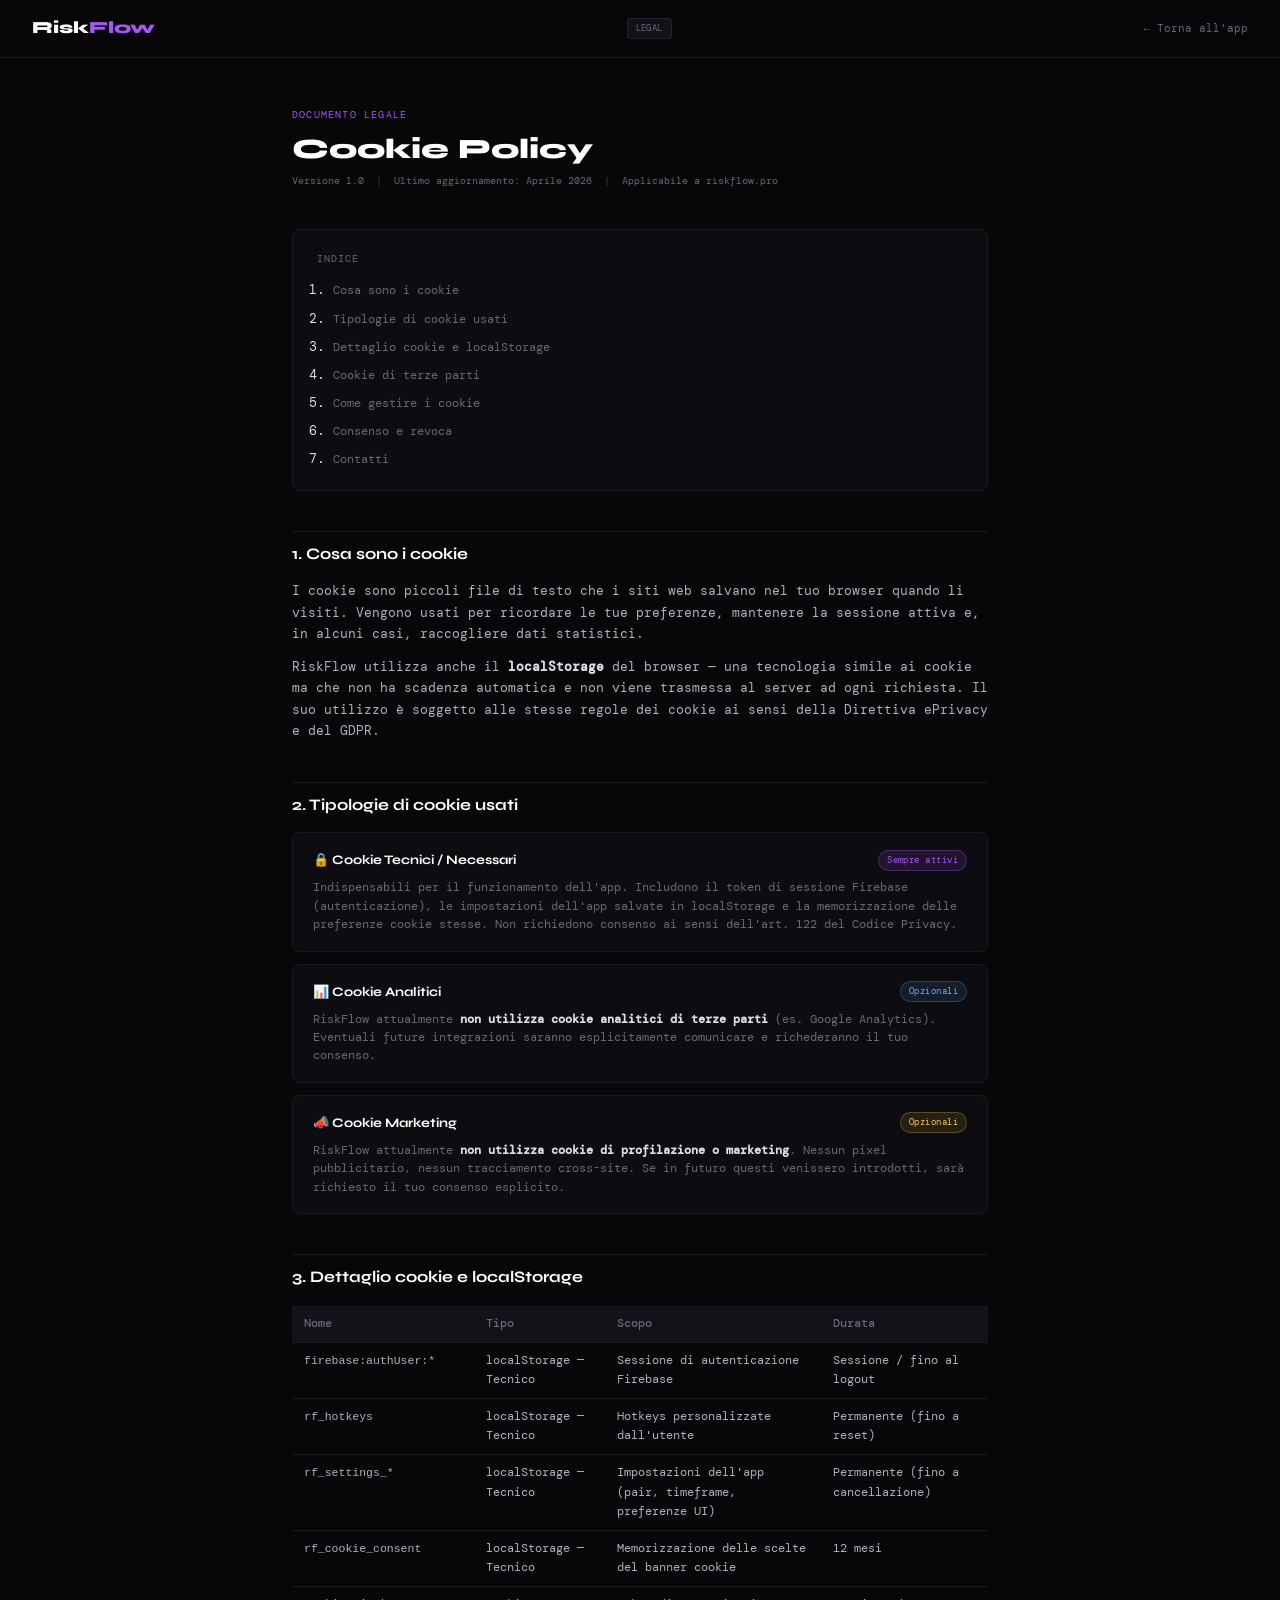
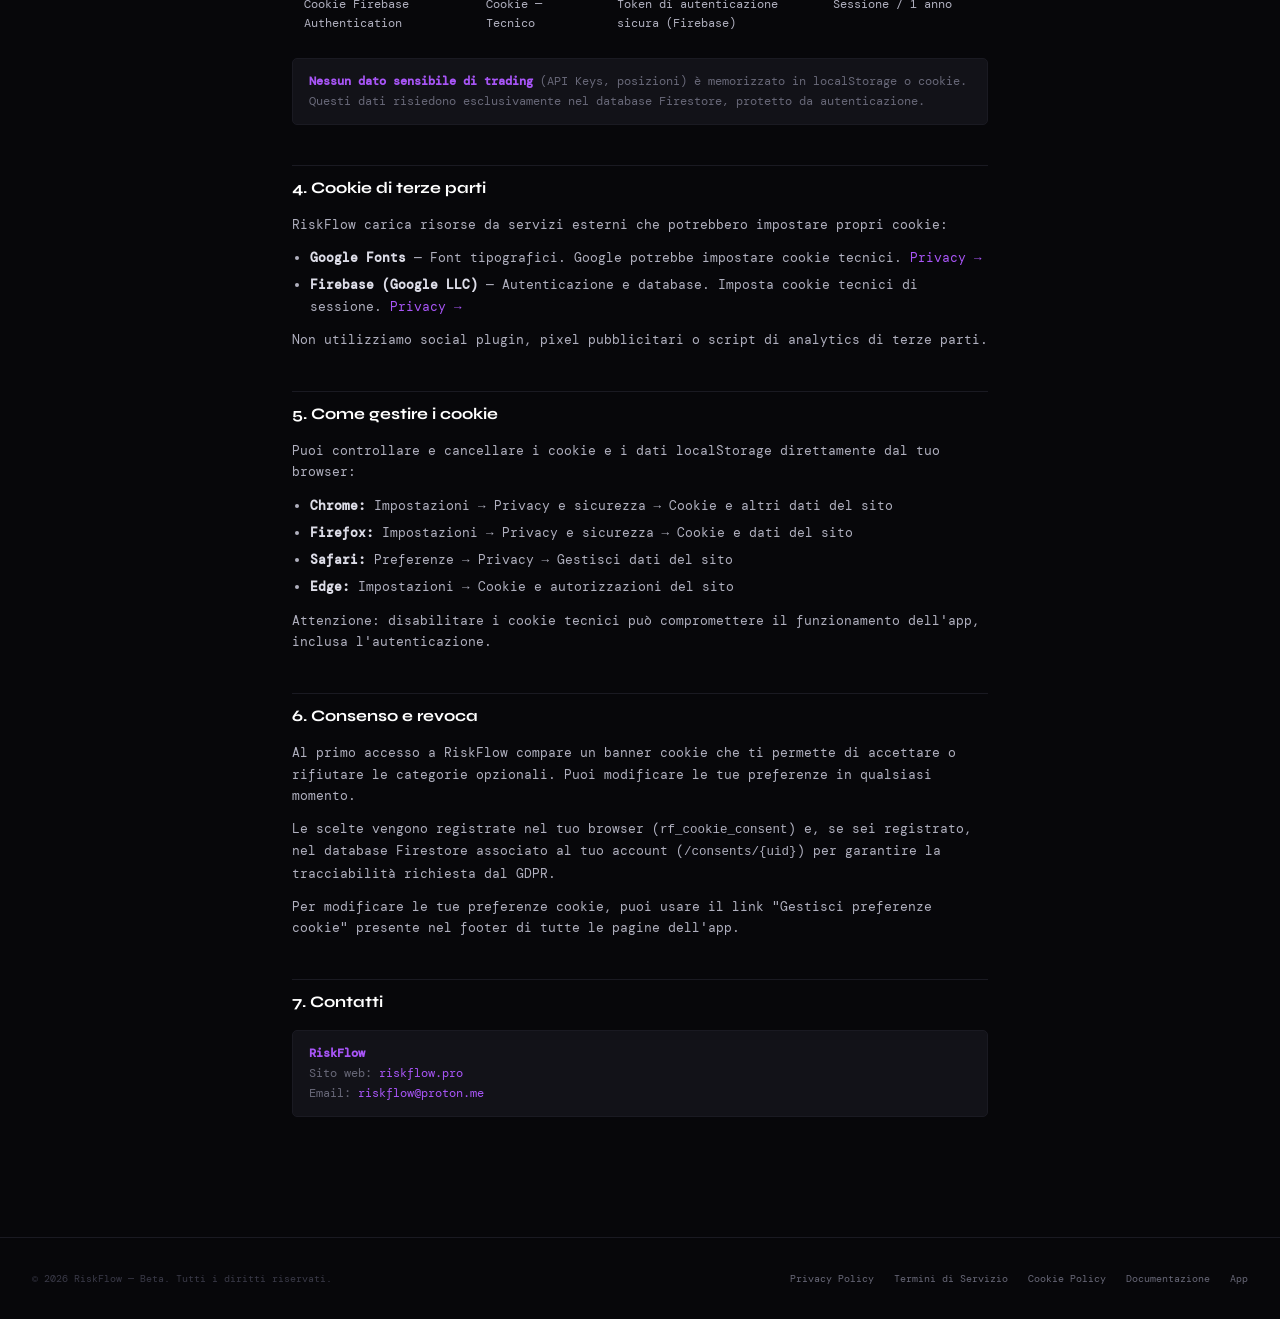
<file: cookies.html>
<!DOCTYPE html>
<html lang="it">
<head>
<meta charset="UTF-8">
<meta name="viewport" content="width=device-width, initial-scale=1.0">
<title>Cookie Policy — RiskFlow</title>
<link rel="icon" type="image/svg+xml" href="data:image/svg+xml,%3Csvg xmlns='http://www.w3.org/2000/svg' viewBox='0 0 32 32'%3E%3Crect width='32' height='32' rx='7' fill='%230f0f10'/%3E%3Cline x1='8' y1='5' x2='8' y2='27' stroke='%23a855f7' stroke-width='1.2' stroke-linecap='round'/%3E%3Cline x1='16' y1='4' x2='16' y2='28' stroke='%23a855f7' stroke-width='1.2' stroke-linecap='round'/%3E%3Cline x1='24' y1='7' x2='24' y2='25' stroke='%23a855f7' stroke-width='1.2' stroke-linecap='round'/%3E%3Crect x='5' y='9' width='6' height='11' rx='1.2' fill='%23a855f7'/%3E%3Crect x='13' y='7' width='6' height='9' rx='1.2' fill='%23a855f7'/%3E%3Crect x='21' y='11' width='6' height='10' rx='1.2' fill='%233dffa0'/%3E%3C/svg%3E">
<link href="https://fonts.googleapis.com/css2?family=DM+Mono:ital,wght@0,300;0,400;0,500;1,400&family=Syne:wght@400;600;700;800&display=swap" rel="stylesheet">
<style>
  :root {
    --bg:#07070a;--surface:#0d0d11;--surface2:#121218;--surface3:#18181f;
    --border:#1a1a22;--border2:#252530;--text:#dddde8;--muted:#3a3a48;--muted2:#686878;
    --accent:#a855f7;--accent2:#9333ea;--red:#ff2d4a;--green:#00d17a;
  }
  *{box-sizing:border-box;margin:0;padding:0}
  html,body{min-height:100%;background:var(--bg);color:var(--text);font-family:'DM Mono',monospace;font-size:13px;line-height:1.7}
  a{color:var(--accent);text-decoration:none}
  a:hover{text-decoration:underline}
  .doc-header{position:sticky;top:0;z-index:100;background:rgba(7,7,10,.92);backdrop-filter:blur(12px);border-bottom:1px solid var(--border);padding:14px 32px;display:flex;align-items:center;justify-content:space-between;gap:16px}
  .doc-logo{font-family:'Syne',sans-serif;font-weight:800;font-size:17px;text-decoration:none}
  .doc-logo span{color:#fff}
  .doc-logo em{color:var(--accent);font-style:normal}
  .doc-back{font-size:11px;color:var(--muted2);text-decoration:none;transition:color .15s}
  .doc-back:hover{color:var(--text);text-decoration:none}
  .doc-badge{font-size:9px;padding:2px 8px;border-radius:3px;background:var(--surface2);border:1px solid var(--border2);color:var(--muted2);letter-spacing:.05em;text-transform:uppercase}
  .doc-layout{max-width:760px;margin:0 auto;padding:48px 32px 80px}
  .doc-eyebrow{font-size:10px;color:var(--accent);letter-spacing:.12em;text-transform:uppercase;margin-bottom:10px}
  .doc-title{font-family:'Syne',sans-serif;font-weight:800;font-size:28px;color:#fff;margin-bottom:6px;line-height:1.2}
  .doc-meta{font-size:10px;color:var(--muted2);margin-bottom:40px}
  .doc-meta span{color:var(--muted);margin:0 6px}
  .doc-toc{background:var(--surface);border:1px solid var(--border);border-radius:8px;padding:20px 24px;margin-bottom:40px}
  .doc-toc-title{font-size:10px;color:var(--muted2);text-transform:uppercase;letter-spacing:.1em;margin-bottom:12px}
  .doc-toc ol{padding-left:16px;display:flex;flex-direction:column;gap:6px}
  .doc-toc a{font-size:12px;color:var(--muted2)}
  .doc-toc a:hover{color:var(--accent)}
  .doc-section{margin-bottom:40px}
  .doc-section h2{font-family:'Syne',sans-serif;font-weight:700;font-size:16px;color:#fff;margin-bottom:14px;padding-top:8px;border-top:1px solid var(--border)}
  .doc-section p{margin-bottom:12px;color:#b0b0bf;font-size:12.5px}
  .doc-section ul,.doc-section ol{padding-left:18px;margin-bottom:12px;display:flex;flex-direction:column;gap:6px}
  .doc-section li{color:#b0b0bf;font-size:12.5px}
  .doc-section strong{color:var(--text)}
  .doc-section .highlight{background:var(--surface2);border:1px solid var(--border);border-radius:5px;padding:12px 16px;margin:12px 0;font-size:12px;color:var(--muted2)}
  .doc-section .highlight strong{color:var(--accent)}
  .cookie-card{background:var(--surface);border:1px solid var(--border);border-radius:8px;padding:16px 20px;margin-bottom:12px}
  .cookie-card-head{display:flex;align-items:center;justify-content:space-between;margin-bottom:8px}
  .cookie-card-name{font-family:'Syne',sans-serif;font-weight:700;font-size:13px;color:#fff}
  .cookie-badge{font-size:9px;padding:2px 8px;border-radius:20px;letter-spacing:.05em}
  .badge-required{background:rgba(168,85,247,.12);color:var(--accent);border:1px solid rgba(168,85,247,.3)}
  .badge-analytics{background:rgba(90,180,255,.1);color:#5ab4ff;border:1px solid rgba(90,180,255,.25)}
  .badge-marketing{background:rgba(255,201,64,.1);color:#ffc940;border:1px solid rgba(255,201,64,.25)}
  .cookie-card-desc{font-size:11.5px;color:var(--muted2);line-height:1.6}
  .cookie-table{width:100%;border-collapse:collapse;margin:16px 0;font-size:11.5px}
  .cookie-table th{text-align:left;padding:8px 12px;background:var(--surface2);color:var(--muted2);font-weight:500;border-bottom:1px solid var(--border)}
  .cookie-table td{padding:8px 12px;border-bottom:1px solid var(--border);color:#b0b0bf;vertical-align:top}
  .cookie-table tr:last-child td{border-bottom:none}
  .doc-footer{border-top:1px solid var(--border);padding:32px;display:flex;flex-wrap:wrap;gap:16px;align-items:center;justify-content:space-between}
  .doc-footer-links{display:flex;gap:20px;flex-wrap:wrap}
  .doc-footer-links a{font-size:10px;color:var(--muted2)}
  .doc-footer-links a:hover{color:var(--text)}
  .doc-footer-copy{font-size:10px;color:var(--muted)}
  @media(max-width:600px){.doc-layout{padding:32px 20px 60px}.doc-header{padding:12px 20px}.doc-title{font-size:22px}}
</style>
</head>
<body>

<header class="doc-header">
  <a class="doc-logo" href="terminal.html"><span>Risk</span><em>Flow</em></a>
  <span class="doc-badge">Legal</span>
  <a class="doc-back" href="terminal.html">← Torna all'app</a>
</header>

<main class="doc-layout">
  <div class="doc-eyebrow">Documento legale</div>
  <h1 class="doc-title">Cookie Policy</h1>
  <div class="doc-meta">
    Versione 1.0 <span>|</span> Ultimo aggiornamento: Aprile 2026 <span>|</span> Applicabile a riskflow.pro
  </div>

  <div class="doc-toc">
    <div class="doc-toc-title">Indice</div>
    <ol>
      <li><a href="#cosa-sono">Cosa sono i cookie</a></li>
      <li><a href="#tipi">Tipologie di cookie usati</a></li>
      <li><a href="#dettaglio">Dettaglio cookie e localStorage</a></li>
      <li><a href="#terze-parti">Cookie di terze parti</a></li>
      <li><a href="#gestione">Come gestire i cookie</a></li>
      <li><a href="#consenso">Consenso e revoca</a></li>
      <li><a href="#contatti">Contatti</a></li>
    </ol>
  </div>

  <div class="doc-section" id="cosa-sono">
    <h2>1. Cosa sono i cookie</h2>
    <p>I cookie sono piccoli file di testo che i siti web salvano nel tuo browser quando li visiti. Vengono usati per ricordare le tue preferenze, mantenere la sessione attiva e, in alcuni casi, raccogliere dati statistici.</p>
    <p>RiskFlow utilizza anche il <strong>localStorage</strong> del browser — una tecnologia simile ai cookie ma che non ha scadenza automatica e non viene trasmessa al server ad ogni richiesta. Il suo utilizzo è soggetto alle stesse regole dei cookie ai sensi della Direttiva ePrivacy e del GDPR.</p>
  </div>

  <div class="doc-section" id="tipi">
    <h2>2. Tipologie di cookie usati</h2>

    <div class="cookie-card">
      <div class="cookie-card-head">
        <span class="cookie-card-name">🔒 Cookie Tecnici / Necessari</span>
        <span class="cookie-badge badge-required">Sempre attivi</span>
      </div>
      <div class="cookie-card-desc">Indispensabili per il funzionamento dell'app. Includono il token di sessione Firebase (autenticazione), le impostazioni dell'app salvate in localStorage e la memorizzazione delle preferenze cookie stesse. Non richiedono consenso ai sensi dell'art. 122 del Codice Privacy.</div>
    </div>

    <div class="cookie-card">
      <div class="cookie-card-head">
        <span class="cookie-card-name">📊 Cookie Analitici</span>
        <span class="cookie-badge badge-analytics">Opzionali</span>
      </div>
      <div class="cookie-card-desc">RiskFlow attualmente <strong>non utilizza cookie analitici di terze parti</strong> (es. Google Analytics). Eventuali future integrazioni saranno esplicitamente comunicare e richederanno il tuo consenso.</div>
    </div>

    <div class="cookie-card">
      <div class="cookie-card-head">
        <span class="cookie-card-name">📣 Cookie Marketing</span>
        <span class="cookie-badge badge-marketing">Opzionali</span>
      </div>
      <div class="cookie-card-desc">RiskFlow attualmente <strong>non utilizza cookie di profilazione o marketing</strong>. Nessun pixel pubblicitario, nessun tracciamento cross-site. Se in futuro questi venissero introdotti, sarà richiesto il tuo consenso esplicito.</div>
    </div>
  </div>

  <div class="doc-section" id="dettaglio">
    <h2>3. Dettaglio cookie e localStorage</h2>
    <table class="cookie-table">
      <thead>
        <tr><th>Nome</th><th>Tipo</th><th>Scopo</th><th>Durata</th></tr>
      </thead>
      <tbody>
        <tr>
          <td><code>firebase:authUser:*</code></td>
          <td>localStorage — Tecnico</td>
          <td>Sessione di autenticazione Firebase</td>
          <td>Sessione / fino al logout</td>
        </tr>
        <tr>
          <td><code>rf_hotkeys</code></td>
          <td>localStorage — Tecnico</td>
          <td>Hotkeys personalizzate dall'utente</td>
          <td>Permanente (fino a reset)</td>
        </tr>
        <tr>
          <td><code>rf_settings_*</code></td>
          <td>localStorage — Tecnico</td>
          <td>Impostazioni dell'app (pair, timeframe, preferenze UI)</td>
          <td>Permanente (fino a cancellazione)</td>
        </tr>
        <tr>
          <td><code>rf_cookie_consent</code></td>
          <td>localStorage — Tecnico</td>
          <td>Memorizzazione delle scelte del banner cookie</td>
          <td>12 mesi</td>
        </tr>
        <tr>
          <td>Cookie Firebase Authentication</td>
          <td>Cookie — Tecnico</td>
          <td>Token di autenticazione sicura (Firebase)</td>
          <td>Sessione / 1 anno</td>
        </tr>
      </tbody>
    </table>
    <div class="highlight">
      <strong>Nessun dato sensibile di trading</strong> (API Keys, posizioni) è memorizzato in localStorage o cookie. Questi dati risiedono esclusivamente nel database Firestore, protetto da autenticazione.
    </div>
  </div>

  <div class="doc-section" id="terze-parti">
    <h2>4. Cookie di terze parti</h2>
    <p>RiskFlow carica risorse da servizi esterni che potrebbero impostare propri cookie:</p>
    <ul>
      <li><strong>Google Fonts</strong> — Font tipografici. Google potrebbe impostare cookie tecnici. <a href="https://developers.google.com/fonts/faq/privacy" target="_blank" rel="noopener">Privacy →</a></li>
      <li><strong>Firebase (Google LLC)</strong> — Autenticazione e database. Imposta cookie tecnici di sessione. <a href="https://firebase.google.com/support/privacy" target="_blank" rel="noopener">Privacy →</a></li>
    </ul>
    <p>Non utilizziamo social plugin, pixel pubblicitari o script di analytics di terze parti.</p>
  </div>

  <div class="doc-section" id="gestione">
    <h2>5. Come gestire i cookie</h2>
    <p>Puoi controllare e cancellare i cookie e i dati localStorage direttamente dal tuo browser:</p>
    <ul>
      <li><strong>Chrome:</strong> Impostazioni → Privacy e sicurezza → Cookie e altri dati del sito</li>
      <li><strong>Firefox:</strong> Impostazioni → Privacy e sicurezza → Cookie e dati del sito</li>
      <li><strong>Safari:</strong> Preferenze → Privacy → Gestisci dati del sito</li>
      <li><strong>Edge:</strong> Impostazioni → Cookie e autorizzazioni del sito</li>
    </ul>
    <p>Attenzione: disabilitare i cookie tecnici può compromettere il funzionamento dell'app, inclusa l'autenticazione.</p>
  </div>

  <div class="doc-section" id="consenso">
    <h2>6. Consenso e revoca</h2>
    <p>Al primo accesso a RiskFlow compare un banner cookie che ti permette di accettare o rifiutare le categorie opzionali. Puoi modificare le tue preferenze in qualsiasi momento.</p>
    <p>Le scelte vengono registrate nel tuo browser (<code>rf_cookie_consent</code>) e, se sei registrato, nel database Firestore associato al tuo account (<code>/consents/{uid}</code>) per garantire la tracciabilità richiesta dal GDPR.</p>
    <p>Per modificare le tue preferenze cookie, puoi usare il link "Gestisci preferenze cookie" presente nel footer di tutte le pagine dell'app.</p>
  </div>

  <div class="doc-section" id="contatti">
    <h2>7. Contatti</h2>
    <div class="highlight">
      <strong>RiskFlow</strong><br>
      Sito web: <a href="https://riskflow.pro">riskflow.pro</a><br>
      Email: <a href="mailto:riskflow@proton.me">riskflow@proton.me</a>
    </div>
  </div>
</main>

<footer class="doc-footer">
  <span class="doc-footer-copy">© 2026 RiskFlow — Beta. Tutti i diritti riservati.</span>
  <nav class="doc-footer-links">
    <a href="privacy.html">Privacy Policy</a>
    <a href="terms.html">Termini di Servizio</a>
    <a href="cookies.html">Cookie Policy</a>
    <a href="riskflowdocs.html">Documentazione</a>
    <a href="terminal.html">App</a>
  </nav>
</footer>

</body>
</html>
</file>
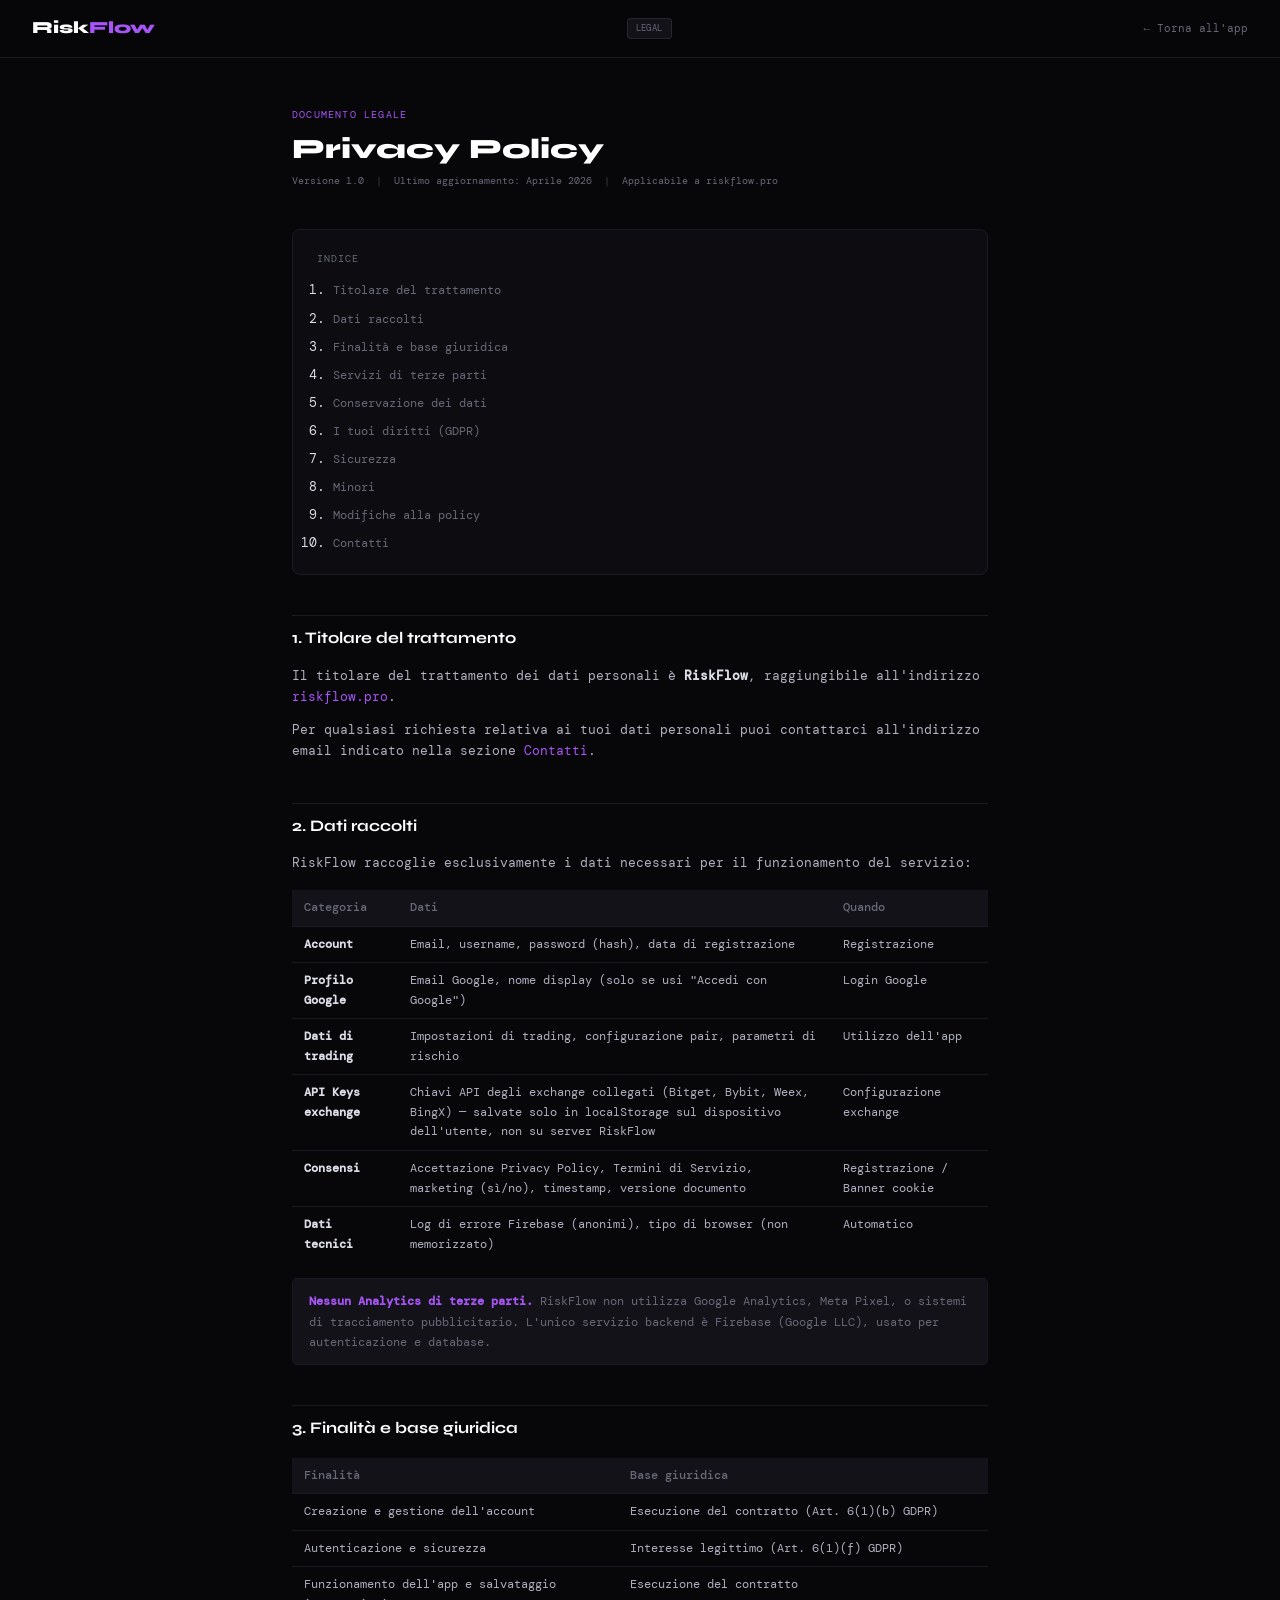
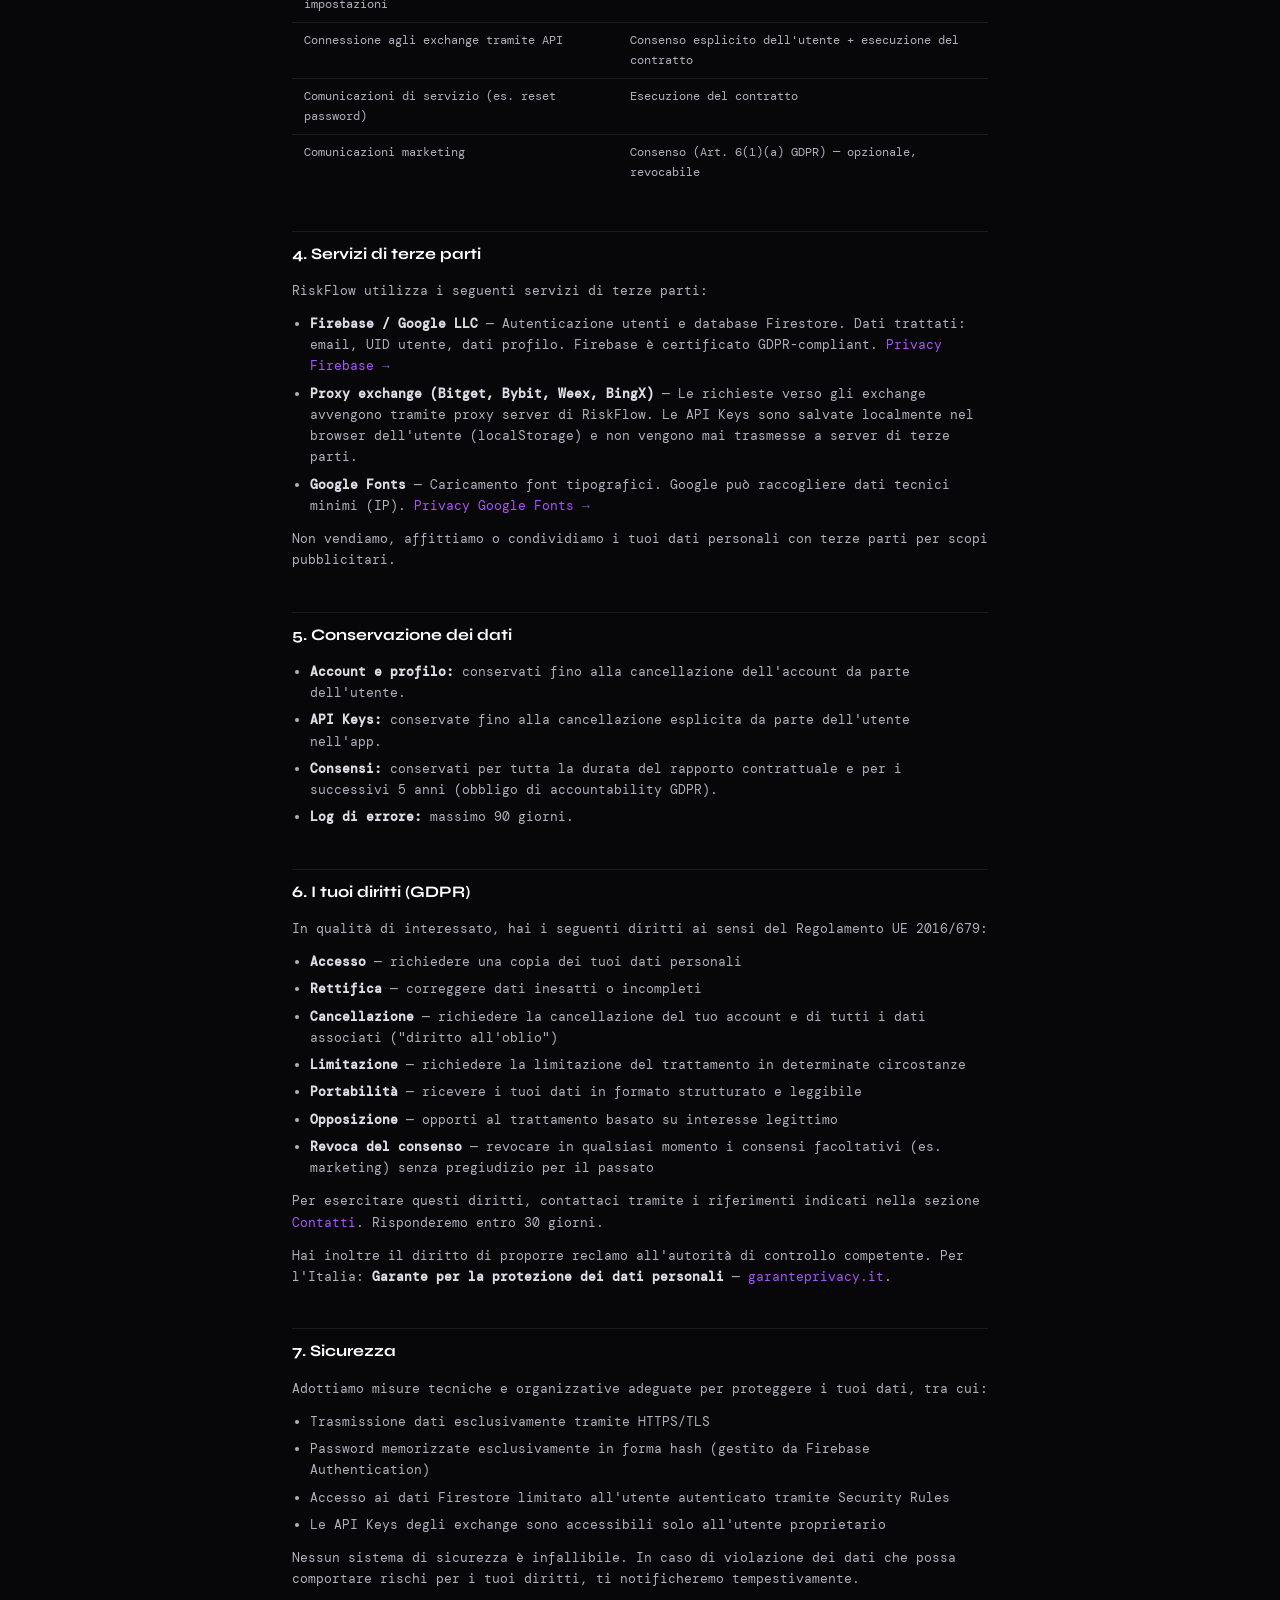
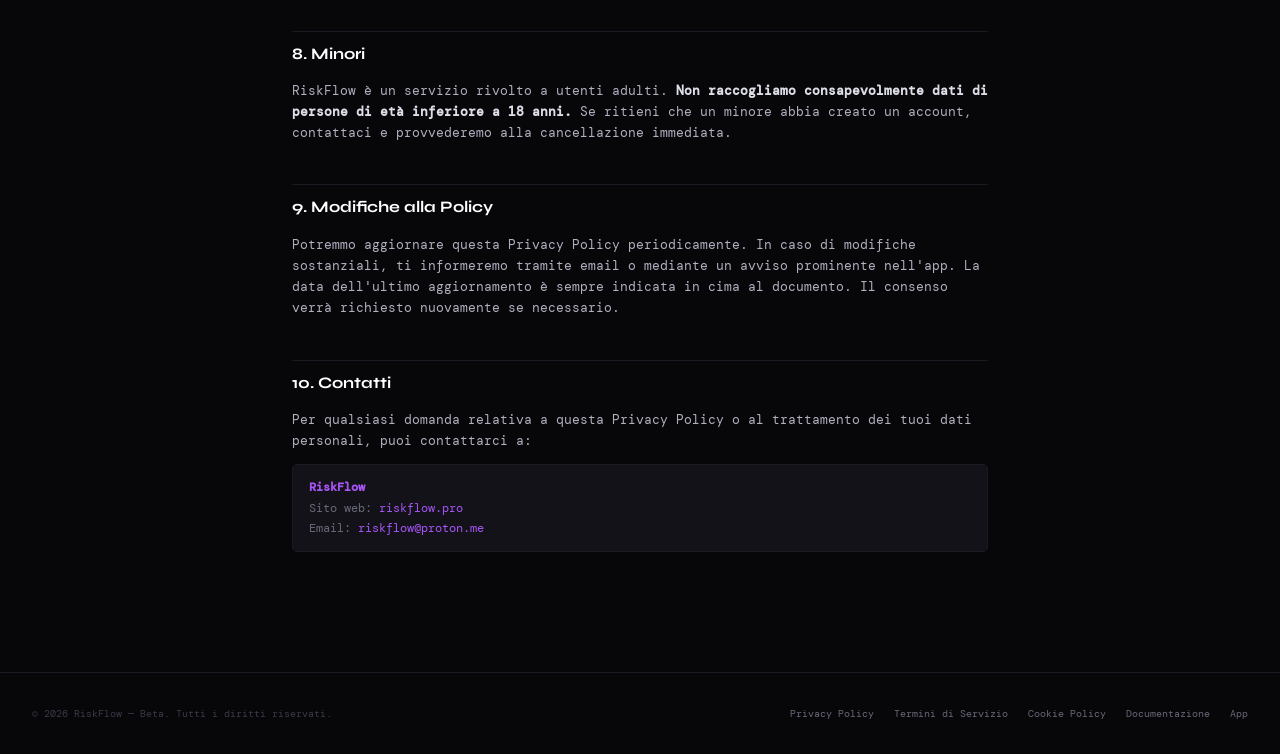
<file: privacy.html>
<!DOCTYPE html>
<html lang="it">
<head>
<meta charset="UTF-8">
<meta name="viewport" content="width=device-width, initial-scale=1.0">
<title>Privacy Policy — RiskFlow</title>
<link rel="icon" type="image/svg+xml" href="data:image/svg+xml,%3Csvg xmlns='http://www.w3.org/2000/svg' viewBox='0 0 32 32'%3E%3Crect width='32' height='32' rx='7' fill='%230f0f10'/%3E%3Cline x1='8' y1='5' x2='8' y2='27' stroke='%23a855f7' stroke-width='1.2' stroke-linecap='round'/%3E%3Cline x1='16' y1='4' x2='16' y2='28' stroke='%23a855f7' stroke-width='1.2' stroke-linecap='round'/%3E%3Cline x1='24' y1='7' x2='24' y2='25' stroke='%23a855f7' stroke-width='1.2' stroke-linecap='round'/%3E%3Crect x='5' y='9' width='6' height='11' rx='1.2' fill='%23a855f7'/%3E%3Crect x='13' y='7' width='6' height='9' rx='1.2' fill='%23a855f7'/%3E%3Crect x='21' y='11' width='6' height='10' rx='1.2' fill='%233dffa0'/%3E%3C/svg%3E">
<link href="https://fonts.googleapis.com/css2?family=DM+Mono:ital,wght@0,300;0,400;0,500;1,400&family=Syne:wght@400;600;700;800&display=swap" rel="stylesheet">
<style>
  :root {
    --bg:#07070a;--surface:#0d0d11;--surface2:#121218;--surface3:#18181f;
    --border:#1a1a22;--border2:#252530;--text:#dddde8;--muted:#3a3a48;--muted2:#686878;
    --accent:#a855f7;--accent2:#9333ea;--red:#ff2d4a;--green:#00d17a;
  }
  *{box-sizing:border-box;margin:0;padding:0}
  html,body{min-height:100%;background:var(--bg);color:var(--text);font-family:'DM Mono',monospace;font-size:13px;line-height:1.7}
  a{color:var(--accent);text-decoration:none}
  a:hover{text-decoration:underline}

  /* HEADER */
  .doc-header {
    position: sticky;top:0;z-index:100;
    background:rgba(7,7,10,.92);backdrop-filter:blur(12px);
    border-bottom:1px solid var(--border);
    padding:14px 32px;display:flex;align-items:center;justify-content:space-between;gap:16px;
  }
  .doc-logo { font-family:'Syne',sans-serif;font-weight:800;font-size:17px;text-decoration:none }
  .doc-logo span { color:#fff }
  .doc-logo em { color:var(--accent);font-style:normal }
  .doc-back { font-size:11px;color:var(--muted2);text-decoration:none;transition:color .15s }
  .doc-back:hover { color:var(--text);text-decoration:none }
  .doc-badge { font-size:9px;padding:2px 8px;border-radius:3px;background:var(--surface2);border:1px solid var(--border2);color:var(--muted2);letter-spacing:.05em;text-transform:uppercase }

  /* LAYOUT */
  .doc-layout { max-width:760px;margin:0 auto;padding:48px 32px 80px }
  .doc-eyebrow { font-size:10px;color:var(--accent);letter-spacing:.12em;text-transform:uppercase;margin-bottom:10px }
  .doc-title { font-family:'Syne',sans-serif;font-weight:800;font-size:28px;color:#fff;margin-bottom:6px;line-height:1.2 }
  .doc-meta { font-size:10px;color:var(--muted2);margin-bottom:40px }
  .doc-meta span { color:var(--muted);margin:0 6px }

  /* TOC */
  .doc-toc { background:var(--surface);border:1px solid var(--border);border-radius:8px;padding:20px 24px;margin-bottom:40px }
  .doc-toc-title { font-size:10px;color:var(--muted2);text-transform:uppercase;letter-spacing:.1em;margin-bottom:12px }
  .doc-toc ol { padding-left:16px;display:flex;flex-direction:column;gap:6px }
  .doc-toc a { font-size:12px;color:var(--muted2) }
  .doc-toc a:hover { color:var(--accent) }

  /* CONTENT */
  .doc-section { margin-bottom:40px }
  .doc-section h2 { font-family:'Syne',sans-serif;font-weight:700;font-size:16px;color:#fff;margin-bottom:14px;padding-top:8px;border-top:1px solid var(--border) }
  .doc-section p { margin-bottom:12px;color:#b0b0bf;font-size:12.5px }
  .doc-section ul, .doc-section ol { padding-left:18px;margin-bottom:12px;display:flex;flex-direction:column;gap:6px }
  .doc-section li { color:#b0b0bf;font-size:12.5px }
  .doc-section strong { color:var(--text) }
  .doc-section .highlight { background:var(--surface2);border:1px solid var(--border);border-radius:5px;padding:12px 16px;margin:12px 0;font-size:12px;color:var(--muted2) }
  .doc-section .highlight strong { color:var(--accent) }

  /* TABLE */
  .doc-table { width:100%;border-collapse:collapse;margin:16px 0;font-size:11.5px }
  .doc-table th { text-align:left;padding:8px 12px;background:var(--surface2);color:var(--muted2);font-weight:500;border-bottom:1px solid var(--border) }
  .doc-table td { padding:8px 12px;border-bottom:1px solid var(--border);color:#b0b0bf;vertical-align:top }
  .doc-table tr:last-child td { border-bottom:none }

  /* FOOTER */
  .doc-footer { border-top:1px solid var(--border);padding:32px;display:flex;flex-wrap:wrap;gap:16px;align-items:center;justify-content:space-between }
  .doc-footer-links { display:flex;gap:20px;flex-wrap:wrap }
  .doc-footer-links a { font-size:10px;color:var(--muted2) }
  .doc-footer-links a:hover { color:var(--text) }
  .doc-footer-copy { font-size:10px;color:var(--muted) }

  @media(max-width:600px){
    .doc-layout{padding:32px 20px 60px}
    .doc-header{padding:12px 20px}
    .doc-title{font-size:22px}
  }
</style>
</head>
<body>

<header class="doc-header">
  <a class="doc-logo" href="terminal.html"><span>Risk</span><em>Flow</em></a>
  <span class="doc-badge">Legal</span>
  <a class="doc-back" href="terminal.html">← Torna all'app</a>
</header>

<main class="doc-layout">
  <div class="doc-eyebrow">Documento legale</div>
  <h1 class="doc-title">Privacy Policy</h1>
  <div class="doc-meta">
    Versione 1.0 <span>|</span> Ultimo aggiornamento: Aprile 2026 <span>|</span> Applicabile a riskflow.pro
  </div>

  <div class="doc-toc">
    <div class="doc-toc-title">Indice</div>
    <ol>
      <li><a href="#titolare">Titolare del trattamento</a></li>
      <li><a href="#dati">Dati raccolti</a></li>
      <li><a href="#finalita">Finalità e base giuridica</a></li>
      <li><a href="#terzi">Servizi di terze parti</a></li>
      <li><a href="#conservazione">Conservazione dei dati</a></li>
      <li><a href="#diritti">I tuoi diritti (GDPR)</a></li>
      <li><a href="#sicurezza">Sicurezza</a></li>
      <li><a href="#minori">Minori</a></li>
      <li><a href="#modifiche">Modifiche alla policy</a></li>
      <li><a href="#contatti">Contatti</a></li>
    </ol>
  </div>

  <div class="doc-section" id="titolare">
    <h2>1. Titolare del trattamento</h2>
    <p>Il titolare del trattamento dei dati personali è <strong>RiskFlow</strong>, raggiungibile all'indirizzo <a href="https://riskflow.pro">riskflow.pro</a>.</p>
    <p>Per qualsiasi richiesta relativa ai tuoi dati personali puoi contattarci all'indirizzo email indicato nella sezione <a href="#contatti">Contatti</a>.</p>
  </div>

  <div class="doc-section" id="dati">
    <h2>2. Dati raccolti</h2>
    <p>RiskFlow raccoglie esclusivamente i dati necessari per il funzionamento del servizio:</p>
    <table class="doc-table">
      <thead>
        <tr><th>Categoria</th><th>Dati</th><th>Quando</th></tr>
      </thead>
      <tbody>
        <tr>
          <td><strong>Account</strong></td>
          <td>Email, username, password (hash), data di registrazione</td>
          <td>Registrazione</td>
        </tr>
        <tr>
          <td><strong>Profilo Google</strong></td>
          <td>Email Google, nome display (solo se usi "Accedi con Google")</td>
          <td>Login Google</td>
        </tr>
        <tr>
          <td><strong>Dati di trading</strong></td>
          <td>Impostazioni di trading, configurazione pair, parametri di rischio</td>
          <td>Utilizzo dell'app</td>
        </tr>
        <tr>
          <td><strong>API Keys exchange</strong></td>
          <td>Chiavi API degli exchange collegati (Bitget, Bybit, Weex, BingX) — salvate solo in localStorage sul dispositivo dell'utente, non su server RiskFlow</td>
          <td>Configurazione exchange</td>
        </tr>
        <tr>
          <td><strong>Consensi</strong></td>
          <td>Accettazione Privacy Policy, Termini di Servizio, marketing (sì/no), timestamp, versione documento</td>
          <td>Registrazione / Banner cookie</td>
        </tr>
        <tr>
          <td><strong>Dati tecnici</strong></td>
          <td>Log di errore Firebase (anonimi), tipo di browser (non memorizzato)</td>
          <td>Automatico</td>
        </tr>
      </tbody>
    </table>
    <div class="highlight">
      <strong>Nessun Analytics di terze parti.</strong> RiskFlow non utilizza Google Analytics, Meta Pixel, o sistemi di tracciamento pubblicitario. L'unico servizio backend è Firebase (Google LLC), usato per autenticazione e database.
    </div>
  </div>

  <div class="doc-section" id="finalita">
    <h2>3. Finalità e base giuridica</h2>
    <table class="doc-table">
      <thead>
        <tr><th>Finalità</th><th>Base giuridica</th></tr>
      </thead>
      <tbody>
        <tr>
          <td>Creazione e gestione dell'account</td>
          <td>Esecuzione del contratto (Art. 6(1)(b) GDPR)</td>
        </tr>
        <tr>
          <td>Autenticazione e sicurezza</td>
          <td>Interesse legittimo (Art. 6(1)(f) GDPR)</td>
        </tr>
        <tr>
          <td>Funzionamento dell'app e salvataggio impostazioni</td>
          <td>Esecuzione del contratto</td>
        </tr>
        <tr>
          <td>Connessione agli exchange tramite API</td>
          <td>Consenso esplicito dell'utente + esecuzione del contratto</td>
        </tr>
        <tr>
          <td>Comunicazioni di servizio (es. reset password)</td>
          <td>Esecuzione del contratto</td>
        </tr>
        <tr>
          <td>Comunicazioni marketing</td>
          <td>Consenso (Art. 6(1)(a) GDPR) — opzionale, revocabile</td>
        </tr>
      </tbody>
    </table>
  </div>

  <div class="doc-section" id="terzi">
    <h2>4. Servizi di terze parti</h2>
    <p>RiskFlow utilizza i seguenti servizi di terze parti:</p>
    <ul>
      <li><strong>Firebase / Google LLC</strong> — Autenticazione utenti e database Firestore. Dati trattati: email, UID utente, dati profilo. Firebase è certificato GDPR-compliant. <a href="https://firebase.google.com/support/privacy" target="_blank" rel="noopener">Privacy Firebase →</a></li>
      <li><strong>Proxy exchange (Bitget, Bybit, Weex, BingX)</strong> — Le richieste verso gli exchange avvengono tramite proxy server di RiskFlow. Le API Keys sono salvate localmente nel browser dell'utente (localStorage) e non vengono mai trasmesse a server di terze parti.</li>
      <li><strong>Google Fonts</strong> — Caricamento font tipografici. Google può raccogliere dati tecnici minimi (IP). <a href="https://developers.google.com/fonts/faq/privacy" target="_blank" rel="noopener">Privacy Google Fonts →</a></li>
    </ul>
    <p>Non vendiamo, affittiamo o condividiamo i tuoi dati personali con terze parti per scopi pubblicitari.</p>
  </div>

  <div class="doc-section" id="conservazione">
    <h2>5. Conservazione dei dati</h2>
    <ul>
      <li><strong>Account e profilo:</strong> conservati fino alla cancellazione dell'account da parte dell'utente.</li>
      <li><strong>API Keys:</strong> conservate fino alla cancellazione esplicita da parte dell'utente nell'app.</li>
      <li><strong>Consensi:</strong> conservati per tutta la durata del rapporto contrattuale e per i successivi 5 anni (obbligo di accountability GDPR).</li>
      <li><strong>Log di errore:</strong> massimo 90 giorni.</li>
    </ul>
  </div>

  <div class="doc-section" id="diritti">
    <h2>6. I tuoi diritti (GDPR)</h2>
    <p>In qualità di interessato, hai i seguenti diritti ai sensi del Regolamento UE 2016/679:</p>
    <ul>
      <li><strong>Accesso</strong> — richiedere una copia dei tuoi dati personali</li>
      <li><strong>Rettifica</strong> — correggere dati inesatti o incompleti</li>
      <li><strong>Cancellazione</strong> — richiedere la cancellazione del tuo account e di tutti i dati associati ("diritto all'oblio")</li>
      <li><strong>Limitazione</strong> — richiedere la limitazione del trattamento in determinate circostanze</li>
      <li><strong>Portabilità</strong> — ricevere i tuoi dati in formato strutturato e leggibile</li>
      <li><strong>Opposizione</strong> — opporti al trattamento basato su interesse legittimo</li>
      <li><strong>Revoca del consenso</strong> — revocare in qualsiasi momento i consensi facoltativi (es. marketing) senza pregiudizio per il passato</li>
    </ul>
    <p>Per esercitare questi diritti, contattaci tramite i riferimenti indicati nella sezione <a href="#contatti">Contatti</a>. Risponderemo entro 30 giorni.</p>
    <p>Hai inoltre il diritto di proporre reclamo all'autorità di controllo competente. Per l'Italia: <strong>Garante per la protezione dei dati personali</strong> — <a href="https://www.garanteprivacy.it" target="_blank" rel="noopener">garanteprivacy.it</a>.</p>
  </div>

  <div class="doc-section" id="sicurezza">
    <h2>7. Sicurezza</h2>
    <p>Adottiamo misure tecniche e organizzative adeguate per proteggere i tuoi dati, tra cui:</p>
    <ul>
      <li>Trasmissione dati esclusivamente tramite HTTPS/TLS</li>
      <li>Password memorizzate esclusivamente in forma hash (gestito da Firebase Authentication)</li>
      <li>Accesso ai dati Firestore limitato all'utente autenticato tramite Security Rules</li>
      <li>Le API Keys degli exchange sono accessibili solo all'utente proprietario</li>
    </ul>
    <p>Nessun sistema di sicurezza è infallibile. In caso di violazione dei dati che possa comportare rischi per i tuoi diritti, ti notificheremo tempestivamente.</p>
  </div>

  <div class="doc-section" id="minori">
    <h2>8. Minori</h2>
    <p>RiskFlow è un servizio rivolto a utenti adulti. <strong>Non raccogliamo consapevolmente dati di persone di età inferiore a 18 anni.</strong> Se ritieni che un minore abbia creato un account, contattaci e provvederemo alla cancellazione immediata.</p>
  </div>

  <div class="doc-section" id="modifiche">
    <h2>9. Modifiche alla Policy</h2>
    <p>Potremmo aggiornare questa Privacy Policy periodicamente. In caso di modifiche sostanziali, ti informeremo tramite email o mediante un avviso prominente nell'app. La data dell'ultimo aggiornamento è sempre indicata in cima al documento. Il consenso verrà richiesto nuovamente se necessario.</p>
  </div>

  <div class="doc-section" id="contatti">
    <h2>10. Contatti</h2>
    <p>Per qualsiasi domanda relativa a questa Privacy Policy o al trattamento dei tuoi dati personali, puoi contattarci a:</p>
    <div class="highlight">
      <strong>RiskFlow</strong><br>
      Sito web: <a href="https://riskflow.pro">riskflow.pro</a><br>
      Email: <a href="mailto:riskflow@proton.me">riskflow@proton.me</a>
    </div>
  </div>
</main>

<footer class="doc-footer">
  <span class="doc-footer-copy">© 2026 RiskFlow — Beta. Tutti i diritti riservati.</span>
  <nav class="doc-footer-links">
    <a href="privacy.html">Privacy Policy</a>
    <a href="terms.html">Termini di Servizio</a>
    <a href="cookies.html">Cookie Policy</a>
    <a href="riskflowdocs.html">Documentazione</a>
    <a href="terminal.html">App</a>
  </nav>
</footer>

</body>
</html>
</file>
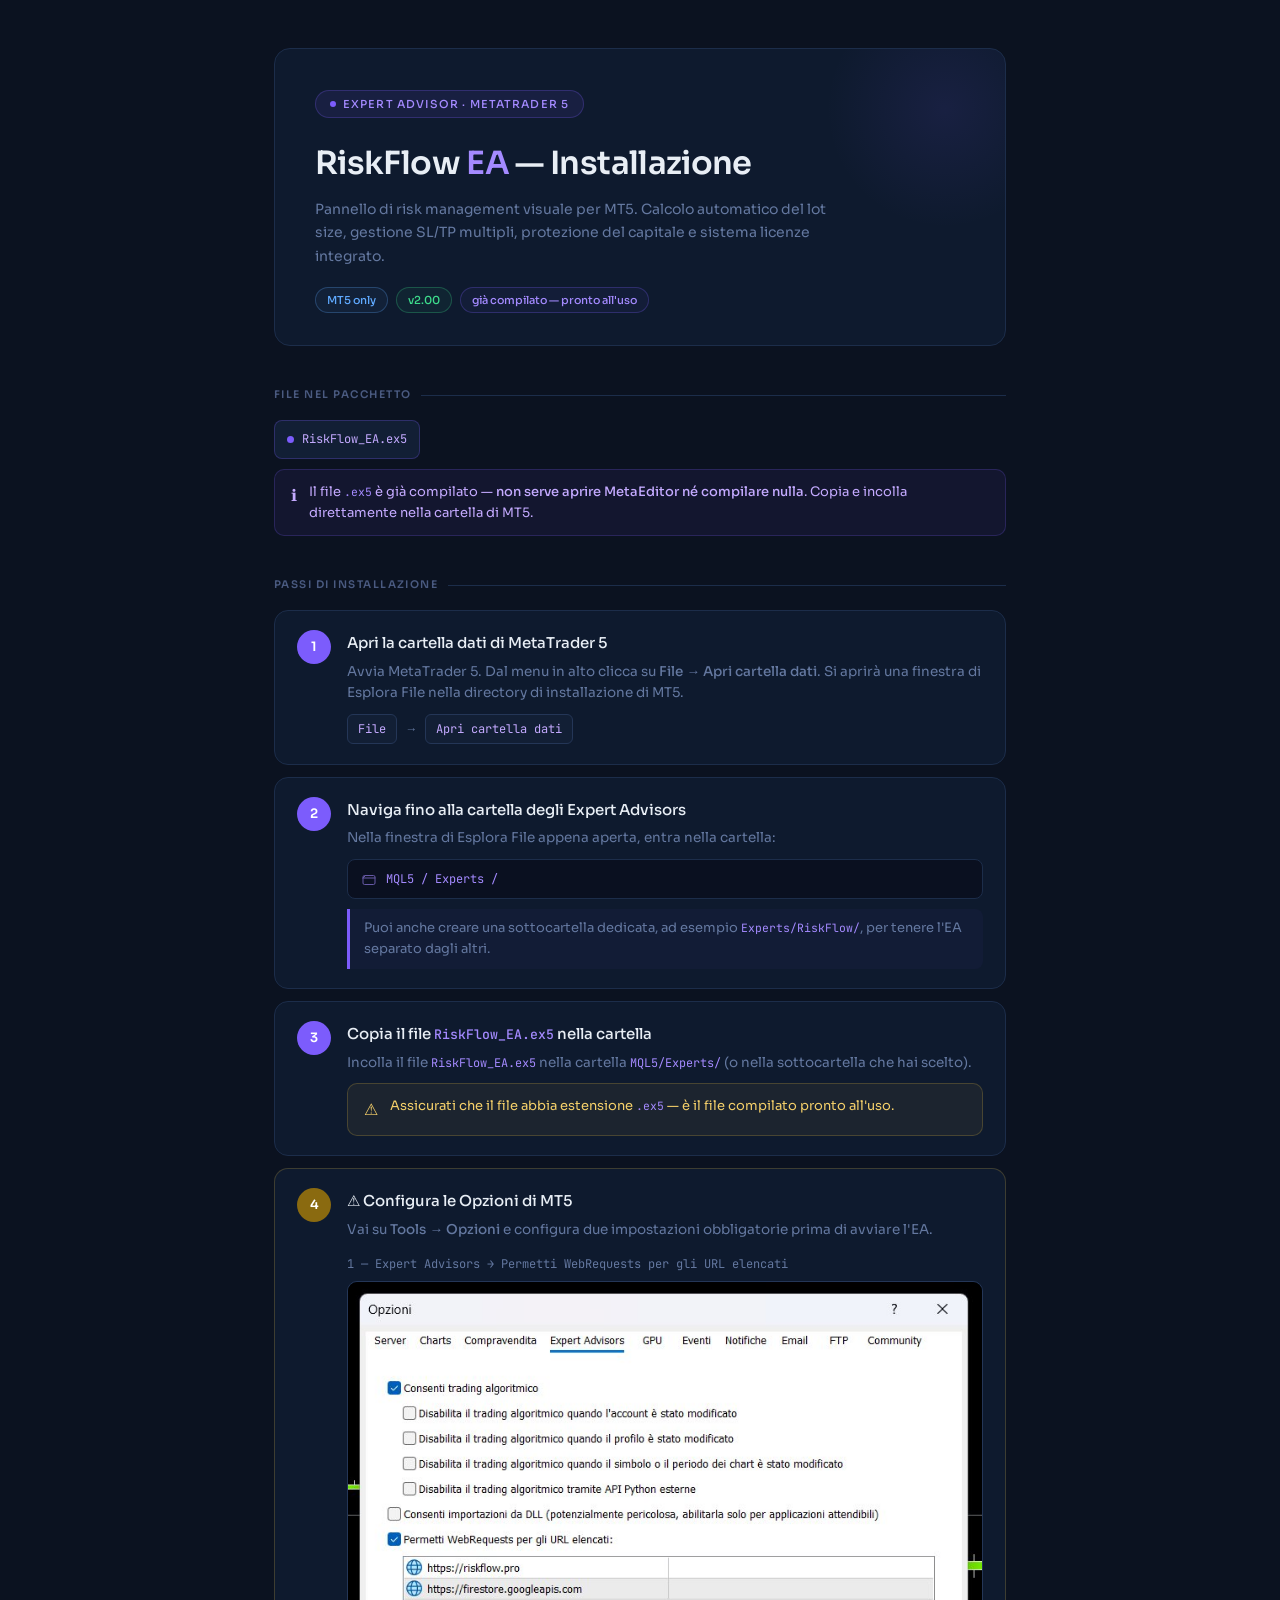
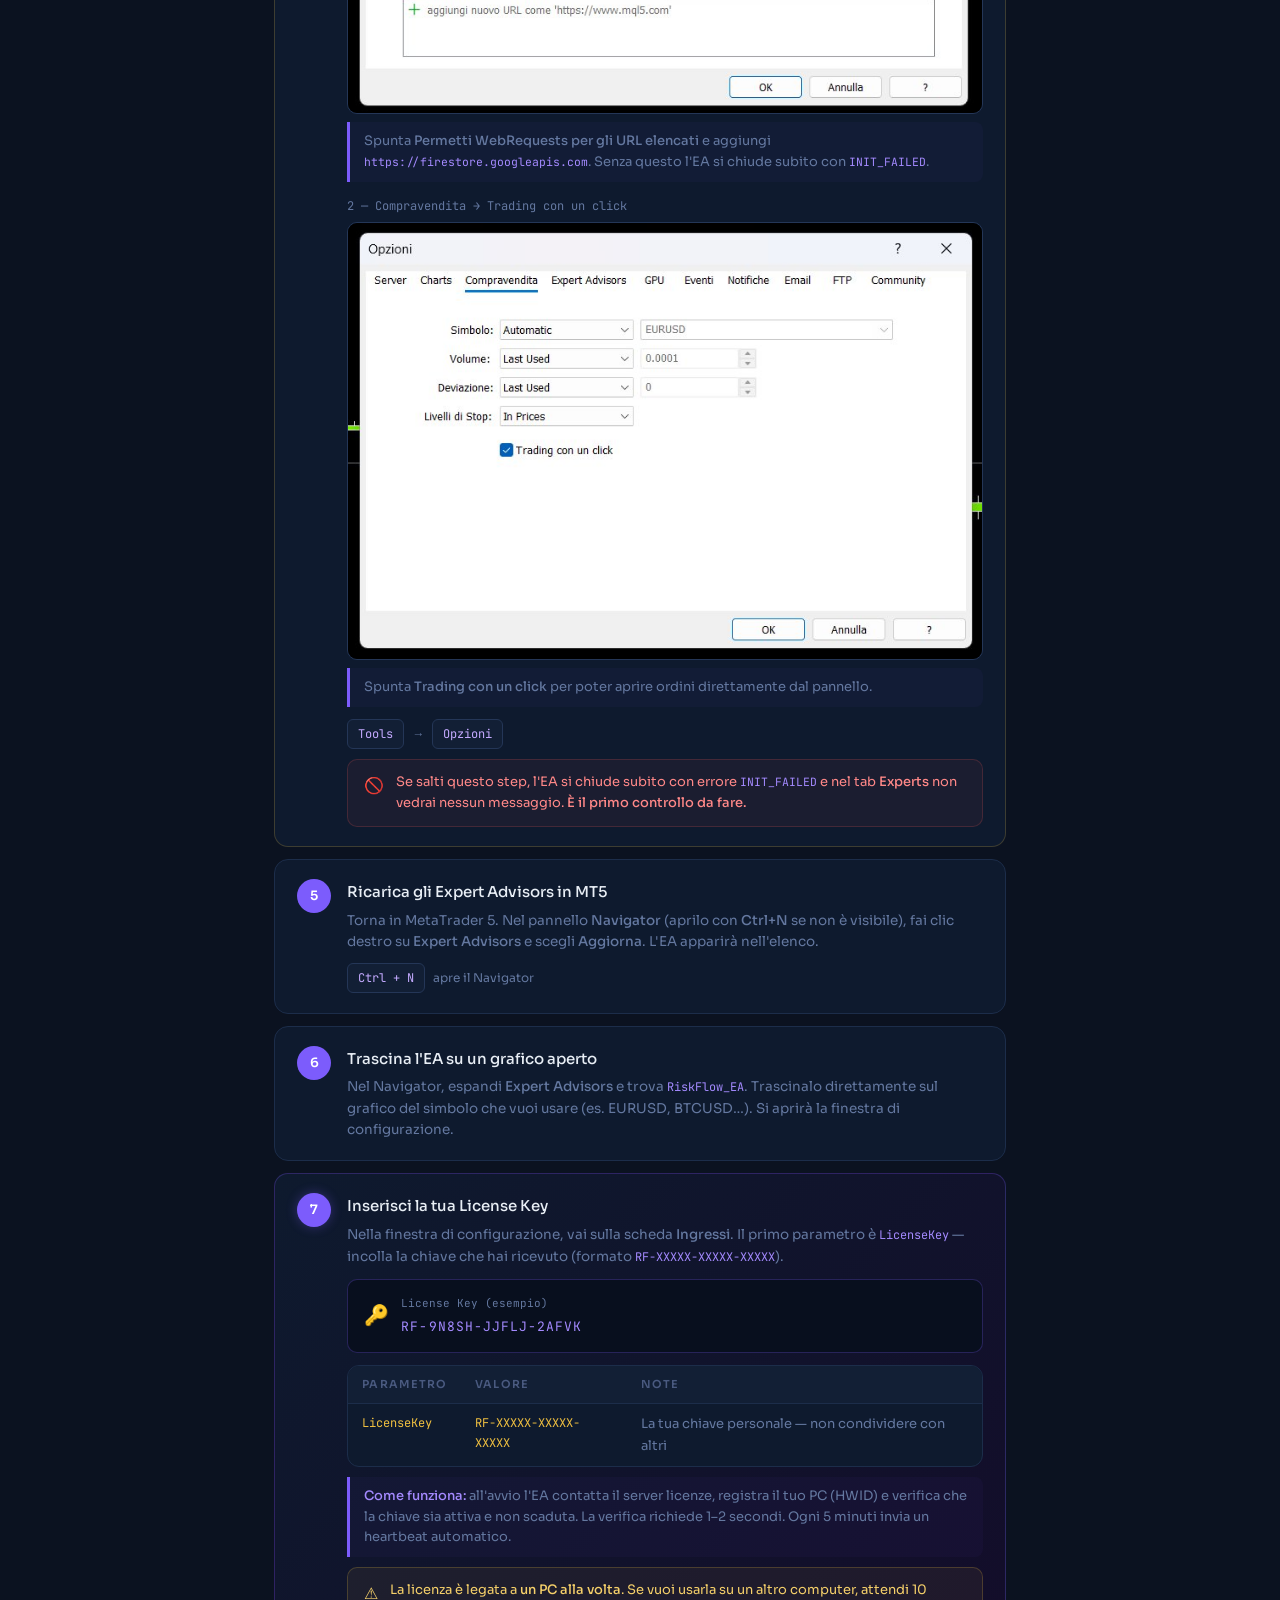
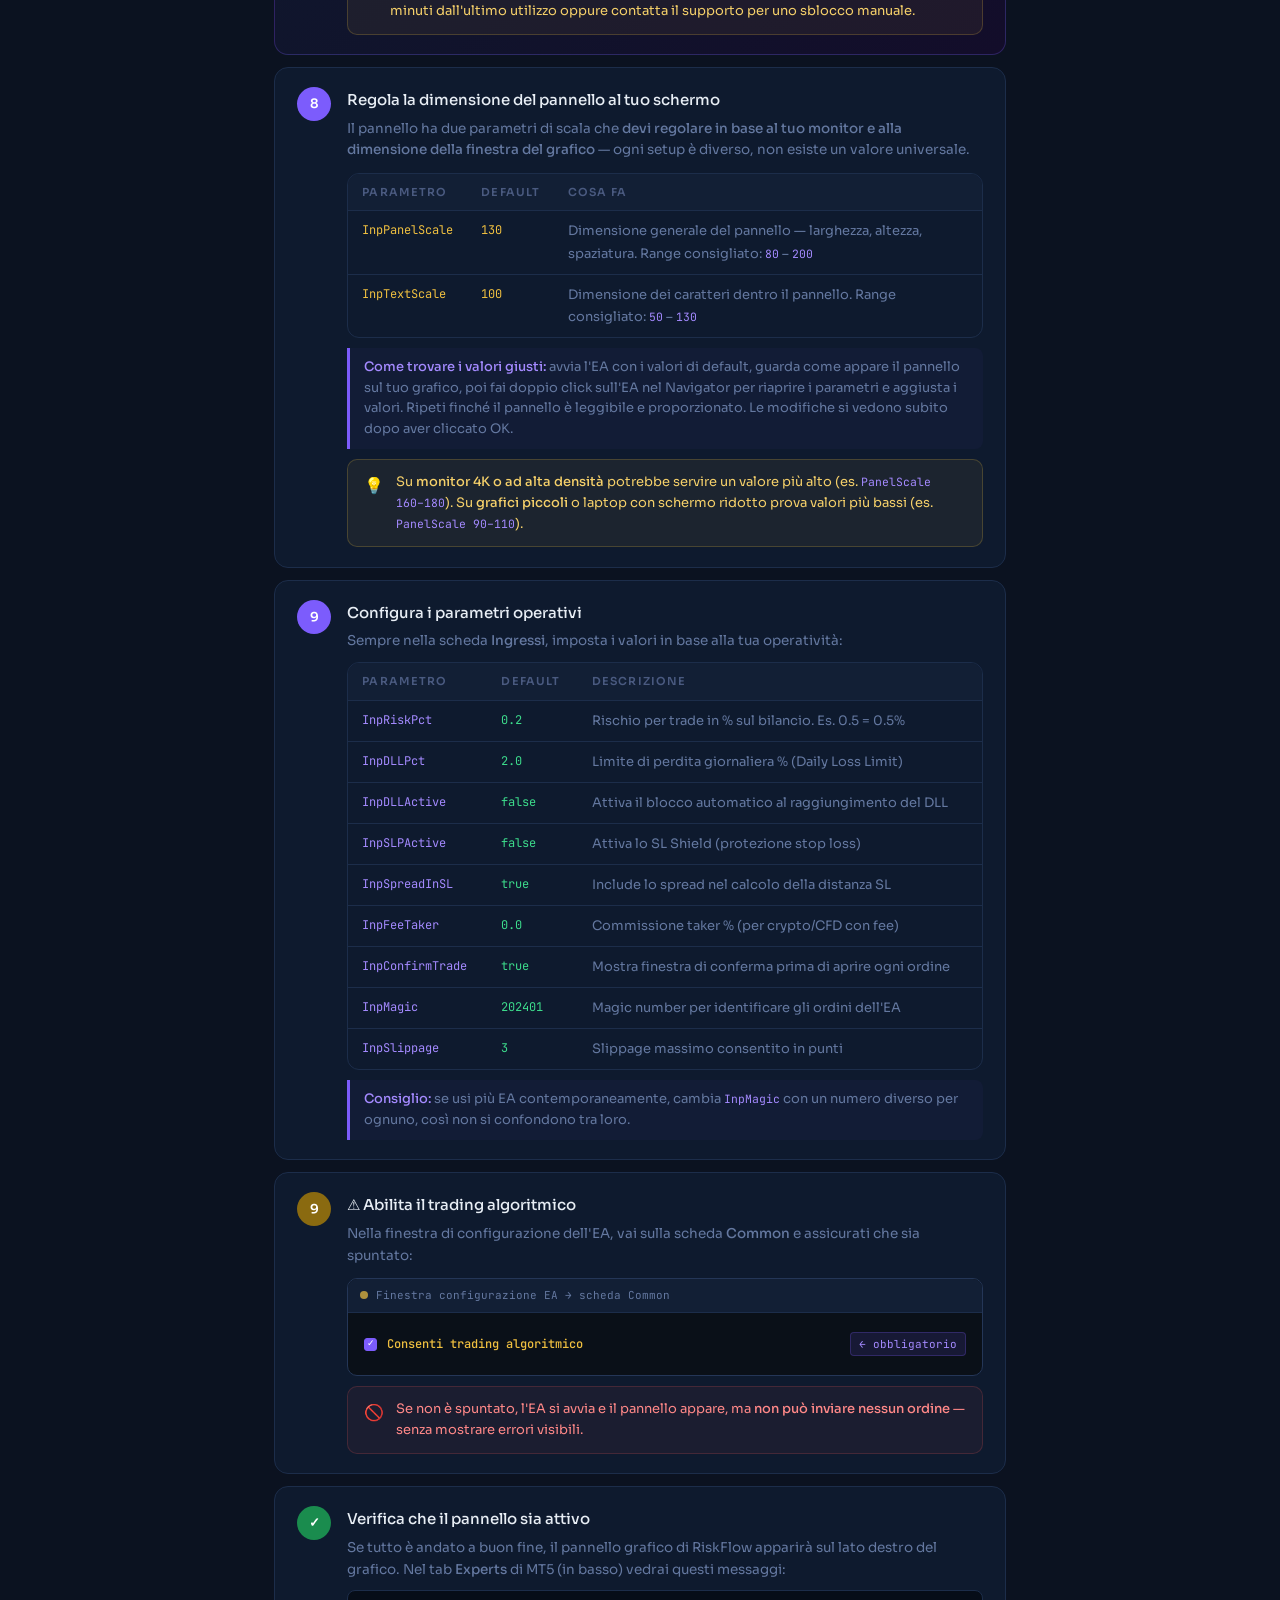
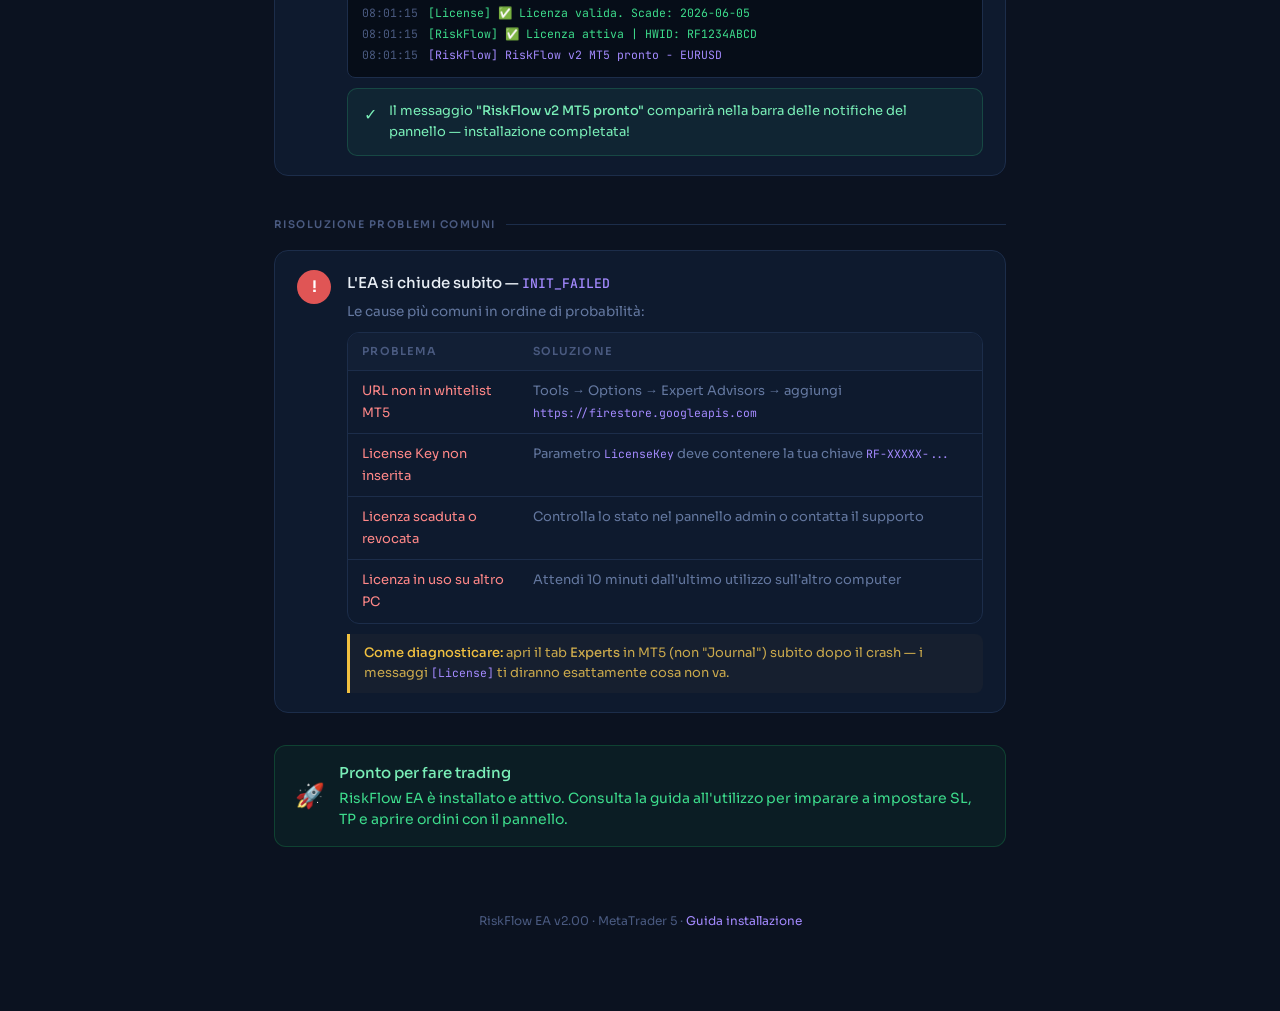
<file: riskflow_installazione.html>
<!DOCTYPE html>
<html lang="it">
<head>
<meta charset="UTF-8">
<meta name="viewport" content="width=device-width, initial-scale=1.0">
<title>RiskFlow EA — Guida Installazione</title>
<style>
  @import url('https://fonts.googleapis.com/css2?family=JetBrains+Mono:wght@400;500&family=Sora:wght@300;400;500;600&display=swap');

  :root {
    --bg:        #0B1220;
    --surface:   #0E1A2E;
    --surface2:  #121F35;
    --border:    #1C2D4A;
    --border2:   #243657;
    --accent:    #7C5CFC;
    --accent2:   #A48AFF;
    --accent3:   #C4AAFF;
    --green:     #3DDC8C;
    --green-dim: #1a8c4e;
    --yellow:    #F0C040;
    --red:       #E05555;
    --text:      #E8EEF5;
    --muted:     #6478A0;
    --muted2:    #4A5A80;
    --mono:      'JetBrains Mono', monospace;
    --sans:      'Sora', sans-serif;
  }

  *, *::before, *::after { box-sizing: border-box; margin: 0; padding: 0; }

  body {
    background: var(--bg);
    color: var(--text);
    font-family: var(--sans);
    font-size: 15px;
    line-height: 1.7;
    min-height: 100vh;
  }

  .wrap {
    max-width: 780px;
    margin: 0 auto;
    padding: 3rem 1.5rem 5rem;
  }

  /* ── Hero ── */
  .hero {
    position: relative;
    background: var(--surface);
    border: 1px solid var(--border);
    border-radius: 16px;
    padding: 2.5rem 2.5rem 2rem;
    margin-bottom: 2.5rem;
    overflow: hidden;
  }
  .hero::before {
    content: '';
    position: absolute;
    top: -60px; right: -60px;
    width: 240px; height: 240px;
    border-radius: 50%;
    background: radial-gradient(circle, #7C5CFC18 0%, transparent 70%);
    pointer-events: none;
  }
  .hero-eyebrow {
    display: inline-flex; align-items: center; gap: 7px;
    background: #7C5CFC18; border: 1px solid #7C5CFC40;
    border-radius: 999px; padding: 4px 14px;
    font-size: 11px; letter-spacing: .1em; text-transform: uppercase;
    color: var(--accent2); font-weight: 500;
    margin-bottom: 1.1rem;
  }
  .hero-eyebrow span { width: 6px; height: 6px; border-radius: 50%; background: var(--accent); display: inline-block; }
  .hero h1 {
    font-size: 2rem; font-weight: 600; color: var(--text);
    letter-spacing: -.02em; margin-bottom: .5rem;
  }
  .hero h1 em { font-style: normal; color: var(--accent2); }
  .hero p { font-size: 14px; color: var(--muted); max-width: 520px; line-height: 1.65; }
  .hero-pills { display: flex; flex-wrap: wrap; gap: 8px; margin-top: 1.2rem; }
  .pill {
    font-size: 11px; font-weight: 500; padding: 3px 11px;
    border-radius: 999px; border: 1px solid;
  }
  .pill-blue   { color: #60AAFF; border-color: #60AAFF44; background: #60AAFF0D; }
  .pill-green  { color: var(--green); border-color: #3DDC8C44; background: #3DDC8C0D; }
  .pill-purple { color: var(--accent2); border-color: #7C5CFC44; background: #7C5CFC0D; }

  /* ── Section title ── */
  .sec-title {
    font-size: 10.5px; font-weight: 600; letter-spacing: .14em; text-transform: uppercase;
    color: var(--muted2); margin: 2.5rem 0 1rem;
    display: flex; align-items: center; gap: 10px;
  }
  .sec-title::after { content: ''; flex: 1; height: 1px; background: var(--border); }

  /* ── File list ── */
  .file-grid {
    display: grid;
    grid-template-columns: repeat(auto-fill, minmax(170px, 1fr));
    gap: 8px; margin-bottom: .5rem;
  }
  .file-chip {
    background: var(--surface2); border: 1px solid var(--border);
    border-radius: 8px; padding: 8px 12px;
    font-family: var(--mono); font-size: 12px;
    display: flex; align-items: center; gap: 8px;
    color: var(--muted);
  }
  .file-chip .dot { width: 7px; height: 7px; border-radius: 50%; flex-shrink: 0; }
  .dot-main   { background: var(--accent); }
  .dot-inc    { background: var(--green); }
  .file-chip.main-file { border-color: #7C5CFC44; color: var(--accent3); }

  /* ── Alert box ── */
  .alert {
    border-radius: 10px; padding: 12px 16px;
    font-size: 13px; line-height: 1.6; margin-top: 10px;
    display: flex; gap: 12px; align-items: flex-start;
  }
  .alert-icon { font-size: 16px; flex-shrink: 0; margin-top: 1px; }
  .alert-purple { background: #7C5CFC12; border: 1px solid #7C5CFC35; color: var(--accent3); }
  .alert-green  { background: #3DDC8C0F; border: 1px solid #3DDC8C30; color: #7AEFB8; }
  .alert-yellow { background: #F0C04010; border: 1px solid #F0C04035; color: #F5D06A; }
  .alert-red    { background: #E0555510; border: 1px solid #E0555535; color: #FF8888; }

  /* ── Steps ── */
  .steps { display: flex; flex-direction: column; gap: 12px; }

  .step {
    background: var(--surface);
    border: 1px solid var(--border);
    border-radius: 14px;
    padding: 1.2rem 1.4rem;
    display: grid;
    grid-template-columns: 36px 1fr;
    gap: 14px;
    align-items: start;
    transition: border-color .2s;
  }
  .step:hover { border-color: var(--border2); }
  .step.step-license {
    border-color: #7C5CFC44;
    background: linear-gradient(135deg, #0E1A2E 0%, #130D2A 100%);
  }
  .step.step-license:hover { border-color: #7C5CFC88; }
  .step.step-warning {
    border-color: #F0C04035;
  }

  .step-num {
    width: 34px; height: 34px; border-radius: 50%;
    background: var(--accent);
    display: flex; align-items: center; justify-content: center;
    font-size: 13px; font-weight: 600; color: #fff;
    flex-shrink: 0;
  }
  .step-num.done   { background: var(--green-dim); }
  .step-num.purple { background: var(--accent); box-shadow: 0 0 12px #7C5CFC55; }
  .step-num.warn   { background: #8a6a10; }

  .step-body {}
  .step-title { font-size: 15px; font-weight: 500; color: var(--text); margin-bottom: 5px; }
  .step-desc  { font-size: 13.5px; color: var(--muted); line-height: 1.6; }

  .path-code {
    display: flex; align-items: center; gap: 10px;
    background: #0A1020; border: 1px solid var(--border);
    border-radius: 8px; padding: 9px 14px;
    margin-top: 10px; font-family: var(--mono); font-size: 12px;
    color: var(--accent2);
  }
  .path-code svg { flex-shrink: 0; opacity: .6; }

  /* ── Screenshot mockup per whitelist ── */
  .mockup-window {
    background: #0A1018;
    border: 1px solid var(--border2);
    border-radius: 10px;
    overflow: hidden;
    margin-top: 12px;
    font-family: var(--mono);
    font-size: 12px;
  }
  .mockup-titlebar {
    background: var(--surface2);
    border-bottom: 1px solid var(--border);
    padding: 7px 12px;
    font-size: 11px;
    color: var(--muted);
    display: flex; align-items: center; gap: 8px;
  }
  .mockup-titlebar::before {
    content: '';
    width: 8px; height: 8px; border-radius: 50%;
    background: #F0C040; opacity: .7;
    display: inline-block;
  }
  .mockup-body { padding: 14px 16px; }
  .mockup-tabs {
    display: flex; gap: 2px; margin-bottom: 14px;
  }
  .mockup-tab {
    padding: 5px 14px; font-size: 11px; border-radius: 5px 5px 0 0;
    border: 1px solid var(--border); border-bottom: none;
    color: var(--muted);
  }
  .mockup-tab.active {
    background: var(--surface2); color: var(--accent2);
    border-color: var(--accent);
  }
  .mockup-row {
    display: flex; align-items: center; gap: 10px;
    padding: 5px 0; font-size: 12px; color: var(--muted);
    border-bottom: 1px solid #1a2540;
  }
  .mockup-row:last-child { border-bottom: none; }
  .mockup-row.highlight { color: var(--text); }
  .mockup-checkbox {
    width: 13px; height: 13px; border-radius: 3px;
    border: 1px solid var(--border2); flex-shrink: 0;
    display: flex; align-items: center; justify-content: center;
    font-size: 9px;
  }
  .mockup-checkbox.checked {
    background: var(--accent); border-color: var(--accent);
    color: white;
  }
  .mockup-url-row {
    display: flex; align-items: center; gap: 8px;
    background: #060E1A; border: 1px solid var(--accent);
    border-radius: 6px; padding: 6px 10px; margin-top: 8px;
  }
  .mockup-url-row span { color: var(--green); font-size: 12px; }
  .mockup-arrow {
    color: var(--accent2); font-size: 11px;
    background: #7C5CFC20; border: 1px solid #7C5CFC40;
    border-radius: 4px; padding: 2px 8px;
    margin-left: auto;
  }

  .kbd-row { display: flex; flex-wrap: wrap; gap: 8px; margin-top: 10px; align-items: center; }
  .kbd {
    background: var(--surface2); border: 1px solid var(--border2);
    border-radius: 6px; padding: 4px 10px;
    font-family: var(--mono); font-size: 12px; color: var(--accent3);
  }

  .tip {
    border-left: 3px solid var(--accent);
    border-radius: 0 8px 8px 0;
    background: #7C5CFC0A;
    padding: 9px 14px; margin-top: 10px;
    font-size: 13px; color: var(--muted); line-height: 1.6;
  }
  .tip strong { color: var(--accent2); }

  .tip-yellow {
    border-left: 3px solid var(--yellow);
    border-radius: 0 8px 8px 0;
    background: #F0C04008;
    padding: 9px 14px; margin-top: 10px;
    font-size: 13px; color: #c9a84c; line-height: 1.6;
  }
  .tip-yellow strong { color: var(--yellow); }

  /* ── License key box ── */
  .license-box {
    background: #080F1E;
    border: 1px solid #7C5CFC44;
    border-radius: 10px;
    padding: 14px 16px;
    margin-top: 12px;
    display: flex; align-items: center; gap: 12px;
  }
  .license-icon { font-size: 20px; flex-shrink: 0; }
  .license-key {
    font-family: var(--mono); font-size: 13px;
    color: var(--accent2); letter-spacing: .08em;
    flex: 1;
  }
  .license-key small { display: block; font-size: 11px; color: var(--muted); margin-bottom: 3px; letter-spacing: 0; }

  /* ── Params table ── */
  .params-wrap {
    background: var(--surface); border: 1px solid var(--border);
    border-radius: 12px; overflow: hidden; margin-top: 10px;
  }
  table { width: 100%; border-collapse: collapse; font-size: 13px; }
  th {
    text-align: left; padding: 9px 14px;
    font-size: 11px; font-weight: 600; letter-spacing: .1em; text-transform: uppercase;
    color: var(--muted2); border-bottom: 1px solid var(--border);
    background: var(--surface2);
  }
  td { padding: 9px 14px; border-bottom: 1px solid var(--border); color: var(--text); vertical-align: top; }
  tr:last-child td { border-bottom: none; }
  tr:hover td { background: #ffffff04; }
  .td-name { font-family: var(--mono); font-size: 12px; color: var(--accent2); white-space: nowrap; }
  .td-val  { font-family: var(--mono); font-size: 12px; color: var(--green); }
  .td-desc { color: var(--muted); font-size: 13px; }
  .td-name.highlight { color: #F0C040; }

  /* ── Success banner ── */
  .success {
    background: #1a8c4e18; border: 1px solid #1a8c4e55;
    border-radius: 12px; padding: 16px 20px;
    display: flex; align-items: center; gap: 14px;
    margin-top: 2rem;
  }
  .success-icon { font-size: 24px; }
  .success-text { font-size: 14px; color: var(--green); line-height: 1.5; }
  .success-text strong { color: #7AEFB8; display: block; font-size: 15px; margin-bottom: 3px; }

  /* ── Footer ── */
  .footer {
    text-align: center; margin-top: 4rem;
    font-size: 12px; color: var(--muted2);
  }
  .footer span { color: var(--accent2); }

  b, strong { font-weight: 500; }
  code { font-family: var(--mono); font-size: .88em; color: var(--accent2); }

  /* ── Journal log preview ── */
  .log-preview {
    background: #060D18;
    border: 1px solid var(--border);
    border-radius: 8px;
    padding: 12px 14px;
    margin-top: 10px;
    font-family: var(--mono);
    font-size: 11.5px;
    line-height: 1.8;
  }
  .log-line { display: flex; gap: 10px; }
  .log-time { color: var(--muted2); flex-shrink: 0; }
  .log-ok   { color: var(--green); }
  .log-err  { color: var(--red); }
  .log-info { color: var(--accent2); }
</style>
</head>
<body>
<div class="wrap">

  <!-- Hero -->
  <div class="hero">
    <div class="hero-eyebrow"><span></span> Expert Advisor · MetaTrader 5</div>
    <h1>RiskFlow <em>EA</em> — Installazione</h1>
    <p>Pannello di risk management visuale per MT5. Calcolo automatico del lot size, gestione SL/TP multipli, protezione del capitale e sistema licenze integrato.</p>
    <div class="hero-pills">
      <span class="pill pill-blue">MT5 only</span>
      <span class="pill pill-green">v2.00</span>
      <span class="pill pill-purple">già compilato — pronto all'uso</span>
    </div>
  </div>

  <!-- File del pacchetto -->
  <div class="sec-title">File nel pacchetto</div>
  <div class="file-grid" style="grid-template-columns: auto;">
    <div class="file-chip main-file" style="width: fit-content;"><span class="dot dot-main"></span>RiskFlow_EA.ex5</div>
  </div>
  <div class="alert alert-purple">
    <span class="alert-icon">ℹ</span>
    <div>Il file <code>.ex5</code> è già compilato — <strong>non serve aprire MetaEditor né compilare nulla</strong>. Copia e incolla direttamente nella cartella di MT5.</div>
  </div>

  <!-- Steps -->
  <div class="sec-title">Passi di installazione</div>
  <div class="steps">

    <!-- Step 1 -->
    <div class="step">
      <div class="step-num">1</div>
      <div class="step-body">
        <div class="step-title">Apri la cartella dati di MetaTrader 5</div>
        <div class="step-desc">Avvia MetaTrader 5. Dal menu in alto clicca su <b>File → Apri cartella dati</b>. Si aprirà una finestra di Esplora File nella directory di installazione di MT5.</div>
        <div class="kbd-row">
          <span class="kbd">File</span>
          <span style="font-size:12px; color:var(--muted);">→</span>
          <span class="kbd">Apri cartella dati</span>
        </div>
      </div>
    </div>

    <!-- Step 2 -->
    <div class="step">
      <div class="step-num">2</div>
      <div class="step-body">
        <div class="step-title">Naviga fino alla cartella degli Expert Advisors</div>
        <div class="step-desc">Nella finestra di Esplora File appena aperta, entra nella cartella:</div>
        <div class="path-code">
          <svg width="14" height="14" viewBox="0 0 14 14" fill="none"><rect x="1" y="3.5" width="12" height="9" rx="1.5" stroke="#A48AFF" stroke-width="1"/><path d="M1 6h12M1 6l2.5-2.5h3.5" stroke="#A48AFF" stroke-width="1" stroke-linecap="round"/></svg>
          MQL5 / Experts /
        </div>
        <div class="tip">Puoi anche creare una sottocartella dedicata, ad esempio <code>Experts/RiskFlow/</code>, per tenere l'EA separato dagli altri.</div>
      </div>
    </div>

    <!-- Step 3 -->
    <div class="step">
      <div class="step-num">3</div>
      <div class="step-body">
        <div class="step-title">Copia il file <code>RiskFlow_EA.ex5</code> nella cartella</div>
        <div class="step-desc">Incolla il file <code>RiskFlow_EA.ex5</code> nella cartella <code>MQL5/Experts/</code> (o nella sottocartella che hai scelto).</div>
        <div class="alert alert-yellow" style="margin-top:10px;">
          <span class="alert-icon">⚠</span>
          <div>Assicurati che il file abbia estensione <code>.ex5</code> — è il file compilato pronto all'uso.</div>
        </div>
      </div>
    </div>

    <!-- Step 4 — WHITELIST (nuovo) -->
    <div class="step step-warning">
      <div class="step-num warn">4</div>
      <div class="step-body">
        <div class="step-title">⚠ Configura le Opzioni di MT5</div>
        <div class="step-desc">
          Vai su <b>Tools → Opzioni</b> e configura due impostazioni obbligatorie prima di avviare l'EA.
        </div>

        <div style="margin-top:14px; font-size:12px; color:var(--muted); font-family:var(--mono);">1 — Expert Advisors → Permetti WebRequests per gli URL elencati</div>
        <div style="margin-top:6px; border-radius:10px; overflow:hidden; border:1px solid var(--border2);">
          <img src="mt5_options.png" alt="MT5 Options — Expert Advisors" style="width:100%; display:block;">
        </div>
        <div class="tip" style="margin-top:8px;">Spunta <b>Permetti WebRequests per gli URL elencati</b> e aggiungi <code>https://firestore.googleapis.com</code>. Senza questo l'EA si chiude subito con <code>INIT_FAILED</code>.</div>

        <div style="margin-top:14px; font-size:12px; color:var(--muted); font-family:var(--mono);">2 — Compravendita → Trading con un click</div>
        <div style="margin-top:6px; border-radius:10px; overflow:hidden; border:1px solid var(--border2);">
          <img src="mt5_oneclick.png" alt="MT5 Options — Compravendita" style="width:100%; display:block;">
        </div>
        <div class="tip" style="margin-top:8px;">Spunta <b>Trading con un click</b> per poter aprire ordini direttamente dal pannello.</div>

        <div class="kbd-row" style="margin-top:12px;">
          <span class="kbd">Tools</span>
          <span style="font-size:12px; color:var(--muted);">→</span>
          <span class="kbd">Opzioni</span>
        </div>

        <div class="alert alert-red" style="margin-top:10px;">
          <span class="alert-icon">🚫</span>
          <div>Se salti questo step, l'EA si chiude subito con errore <code>INIT_FAILED</code> e nel tab <b>Experts</b> non vedrai nessun messaggio. <strong>È il primo controllo da fare.</strong></div>
        </div>
      </div>
    </div>

    <!-- Step 5 -->
    <div class="step">
      <div class="step-num">5</div>
      <div class="step-body">
        <div class="step-title">Ricarica gli Expert Advisors in MT5</div>
        <div class="step-desc">Torna in MetaTrader 5. Nel pannello <b>Navigator</b> (aprilo con <b>Ctrl+N</b> se non è visibile), fai clic destro su <b>Expert Advisors</b> e scegli <b>Aggiorna</b>. L'EA apparirà nell'elenco.</div>
        <div class="kbd-row">
          <span class="kbd">Ctrl + N</span>
          <span style="font-size:12px; color:var(--muted);">apre il Navigator</span>
        </div>
      </div>
    </div>

    <!-- Step 6 -->
    <div class="step">
      <div class="step-num">6</div>
      <div class="step-body">
        <div class="step-title">Trascina l'EA su un grafico aperto</div>
        <div class="step-desc">Nel Navigator, espandi <b>Expert Advisors</b> e trova <code>RiskFlow_EA</code>. Trascinalo direttamente sul grafico del simbolo che vuoi usare (es. EURUSD, BTCUSD…). Si aprirà la finestra di configurazione.</div>
      </div>
    </div>

    <!-- Step 7 — LICENSE KEY (nuovo) -->
    <div class="step step-license">
      <div class="step-num purple">7</div>
      <div class="step-body">
        <div class="step-title">Inserisci la tua License Key</div>
        <div class="step-desc">
          Nella finestra di configurazione, vai sulla scheda <b>Ingressi</b>. Il primo parametro è <code>LicenseKey</code> — incolla la chiave che hai ricevuto (formato <code>RF-XXXXX-XXXXX-XXXXX</code>).
        </div>

        <div class="license-box">
          <div class="license-icon">🔑</div>
          <div class="license-key">
            <small>License Key (esempio)</small>
            RF-9N8SH-JJFLJ-2AFVK
          </div>
        </div>

        <div class="params-wrap" style="margin-top:12px;">
          <table>
            <thead>
              <tr><th>Parametro</th><th>Valore</th><th>Note</th></tr>
            </thead>
            <tbody>
              <tr>
                <td class="td-name highlight">LicenseKey</td>
                <td class="td-val" style="color:#F0C040;">RF-XXXXX-XXXXX-XXXXX</td>
                <td class="td-desc">La tua chiave personale — non condividere con altri</td>
              </tr>
            </tbody>
          </table>
        </div>

        <div class="tip" style="margin-top:10px;">
          <strong>Come funziona:</strong> all'avvio l'EA contatta il server licenze, registra il tuo PC (HWID) e verifica che la chiave sia attiva e non scaduta. La verifica richiede 1–2 secondi. Ogni 5 minuti invia un heartbeat automatico.
        </div>

        <div class="alert alert-yellow" style="margin-top:10px;">
          <span class="alert-icon">⚠</span>
          <div>La licenza è legata a <strong>un PC alla volta</strong>. Se vuoi usarla su un altro computer, attendi 10 minuti dall'ultimo utilizzo oppure contatta il supporto per uno sblocco manuale.</div>
        </div>
      </div>
    </div>

    <!-- Step 8 -->
    <div class="step">
      <div class="step-num">8</div>
      <div class="step-body">
        <div class="step-title">Regola la dimensione del pannello al tuo schermo</div>
        <div class="step-desc">
          Il pannello ha due parametri di scala che <strong>devi regolare in base al tuo monitor e alla dimensione della finestra del grafico</strong> — ogni setup è diverso, non esiste un valore universale.
        </div>

        <div class="params-wrap" style="margin-top:12px;">
          <table>
            <thead>
              <tr><th>Parametro</th><th>Default</th><th>Cosa fa</th></tr>
            </thead>
            <tbody>
              <tr>
                <td class="td-name highlight">InpPanelScale</td>
                <td class="td-val" style="color:#F0C040;">130</td>
                <td class="td-desc">Dimensione generale del pannello — larghezza, altezza, spaziatura. Range consigliato: <code>80</code> – <code>200</code></td>
              </tr>
              <tr>
                <td class="td-name highlight">InpTextScale</td>
                <td class="td-val" style="color:#F0C040;">100</td>
                <td class="td-desc">Dimensione dei caratteri dentro il pannello. Range consigliato: <code>50</code> – <code>130</code></td>
              </tr>
            </tbody>
          </table>
        </div>

        <div class="tip" style="margin-top:10px;">
          <strong>Come trovare i valori giusti:</strong> avvia l'EA con i valori di default, guarda come appare il pannello sul tuo grafico, poi fai doppio click sull'EA nel Navigator per riaprire i parametri e aggiusta i valori. Ripeti finché il pannello è leggibile e proporzionato. Le modifiche si vedono subito dopo aver cliccato OK.
        </div>

        <div class="alert alert-yellow" style="margin-top:10px;">
          <span class="alert-icon">💡</span>
          <div>
            Su <b>monitor 4K o ad alta densità</b> potrebbe servire un valore più alto (es. <code>PanelScale 160–180</code>). Su <b>grafici piccoli</b> o laptop con schermo ridotto prova valori più bassi (es. <code>PanelScale 90–110</code>).
          </div>
        </div>
      </div>
    </div>

    <!-- Step 8b -->
    <div class="step">
      <div class="step-num">9</div>
      <div class="step-body">
        <div class="step-title">Configura i parametri operativi</div>
        <div class="step-desc">Sempre nella scheda <b>Ingressi</b>, imposta i valori in base alla tua operatività:</div>
        <div class="params-wrap">
          <table>
            <thead>
              <tr><th>Parametro</th><th>Default</th><th>Descrizione</th></tr>
            </thead>
            <tbody>
              <tr>
                <td class="td-name">InpRiskPct</td>
                <td class="td-val">0.2</td>
                <td class="td-desc">Rischio per trade in % sul bilancio. Es. 0.5 = 0.5%</td>
              </tr>
              <tr>
                <td class="td-name">InpDLLPct</td>
                <td class="td-val">2.0</td>
                <td class="td-desc">Limite di perdita giornaliera % (Daily Loss Limit)</td>
              </tr>
              <tr>
                <td class="td-name">InpDLLActive</td>
                <td class="td-val">false</td>
                <td class="td-desc">Attiva il blocco automatico al raggiungimento del DLL</td>
              </tr>
              <tr>
                <td class="td-name">InpSLPActive</td>
                <td class="td-val">false</td>
                <td class="td-desc">Attiva lo SL Shield (protezione stop loss)</td>
              </tr>
              <tr>
                <td class="td-name">InpSpreadInSL</td>
                <td class="td-val">true</td>
                <td class="td-desc">Include lo spread nel calcolo della distanza SL</td>
              </tr>
              <tr>
                <td class="td-name">InpFeeTaker</td>
                <td class="td-val">0.0</td>
                <td class="td-desc">Commissione taker % (per crypto/CFD con fee)</td>
              </tr>
              <tr>
                <td class="td-name">InpConfirmTrade</td>
                <td class="td-val">true</td>
                <td class="td-desc">Mostra finestra di conferma prima di aprire ogni ordine</td>
              </tr>
              <tr>
                <td class="td-name">InpMagic</td>
                <td class="td-val">202401</td>
                <td class="td-desc">Magic number per identificare gli ordini dell'EA</td>
              </tr>
              <tr>
                <td class="td-name">InpSlippage</td>
                <td class="td-val">3</td>
                <td class="td-desc">Slippage massimo consentito in punti</td>
              </tr>
            </tbody>
          </table>
        </div>
        <div class="tip"><strong>Consiglio:</strong> se usi più EA contemporaneamente, cambia <code>InpMagic</code> con un numero diverso per ognuno, così non si confondono tra loro.</div>
      </div>
    </div>

    <!-- Step 9 -->
    <div class="step">
      <div class="step-num warn">9</div>
      <div class="step-body">
        <div class="step-title">⚠ Abilita il trading algoritmico</div>
        <div class="step-desc">Nella finestra di configurazione dell'EA, vai sulla scheda <b>Common</b> e assicurati che sia spuntato:</div>

        <div class="mockup-window" style="margin-top:12px;">
          <div class="mockup-titlebar">Finestra configurazione EA → scheda Common</div>
          <div class="mockup-body">
            <div class="mockup-row highlight">
              <div class="mockup-checkbox checked">✓</div>
              <span style="color:#F0C040; font-weight:500;">Consenti trading algoritmico</span>
              <span class="mockup-arrow">← obbligatorio</span>
            </div>
          </div>
        </div>

        <div class="alert alert-red" style="margin-top:10px;">
          <span class="alert-icon">🚫</span>
          <div>Se non è spuntato, l'EA si avvia e il pannello appare, ma <strong>non può inviare nessun ordine</strong> — senza mostrare errori visibili.</div>
        </div>
      </div>
    </div>

    <!-- Step 10 -->
    <div class="step">
      <div class="step-num done">✓</div>
      <div class="step-body">
        <div class="step-title">Verifica che il pannello sia attivo</div>
        <div class="step-desc">Se tutto è andato a buon fine, il pannello grafico di RiskFlow apparirà sul lato destro del grafico. Nel tab <b>Experts</b> di MT5 (in basso) vedrai questi messaggi:</div>

        <div class="log-preview">
          <div class="log-line"><span class="log-time">08:01:15</span><span class="log-ok">[License] ✅ Licenza valida. Scade: 2026-06-05</span></div>
          <div class="log-line"><span class="log-time">08:01:15</span><span class="log-ok">[RiskFlow] ✅ Licenza attiva | HWID: RF1234ABCD</span></div>
          <div class="log-line"><span class="log-time">08:01:15</span><span class="log-info">[RiskFlow] RiskFlow v2 MT5 pronto - EURUSD</span></div>
        </div>

        <div class="alert alert-green" style="margin-top:10px;">
          <span class="alert-icon">✓</span>
          <div>Il messaggio <b>"RiskFlow v2 MT5 pronto"</b> comparirà nella barra delle notifiche del pannello — installazione completata!</div>
        </div>
      </div>
    </div>

  </div><!-- /steps -->

  <!-- Troubleshooting -->
  <div class="sec-title">Risoluzione problemi comuni</div>
  <div class="steps">

    <div class="step">
      <div class="step-num" style="background:#E05555; font-size:16px;">!</div>
      <div class="step-body">
        <div class="step-title">L'EA si chiude subito — <code>INIT_FAILED</code></div>
        <div class="step-desc">Le cause più comuni in ordine di probabilità:</div>
        <div class="params-wrap" style="margin-top:10px;">
          <table>
            <thead><tr><th>Problema</th><th>Soluzione</th></tr></thead>
            <tbody>
              <tr>
                <td class="td-desc" style="color:#FF8888;">URL non in whitelist MT5</td>
                <td class="td-desc">Tools → Options → Expert Advisors → aggiungi <code>https://firestore.googleapis.com</code></td>
              </tr>
              <tr>
                <td class="td-desc" style="color:#FF8888;">License Key non inserita</td>
                <td class="td-desc">Parametro <code>LicenseKey</code> deve contenere la tua chiave <code>RF-XXXXX-...</code></td>
              </tr>
              <tr>
                <td class="td-desc" style="color:#FF8888;">Licenza scaduta o revocata</td>
                <td class="td-desc">Controlla lo stato nel pannello admin o contatta il supporto</td>
              </tr>
              <tr>
                <td class="td-desc" style="color:#FF8888;">Licenza in uso su altro PC</td>
                <td class="td-desc">Attendi 10 minuti dall'ultimo utilizzo sull'altro computer</td>
              </tr>
            </tbody>
          </table>
        </div>
        <div class="tip-yellow" style="margin-top:10px;">
          <strong>Come diagnosticare:</strong> apri il tab <b>Experts</b> in MT5 (non "Journal") subito dopo il crash — i messaggi <code>[License]</code> ti diranno esattamente cosa non va.
        </div>
      </div>
    </div>

  </div>

  <!-- Success -->
  <div class="success">
    <div class="success-icon">🚀</div>
    <div class="success-text">
      <strong>Pronto per fare trading</strong>
      RiskFlow EA è installato e attivo. Consulta la guida all'utilizzo per imparare a impostare SL, TP e aprire ordini con il pannello.
    </div>
  </div>

  <div class="footer">
    RiskFlow EA v2.00 · MetaTrader 5 · <span>Guida installazione</span>
  </div>

</div>
</body>
</html>
</file>
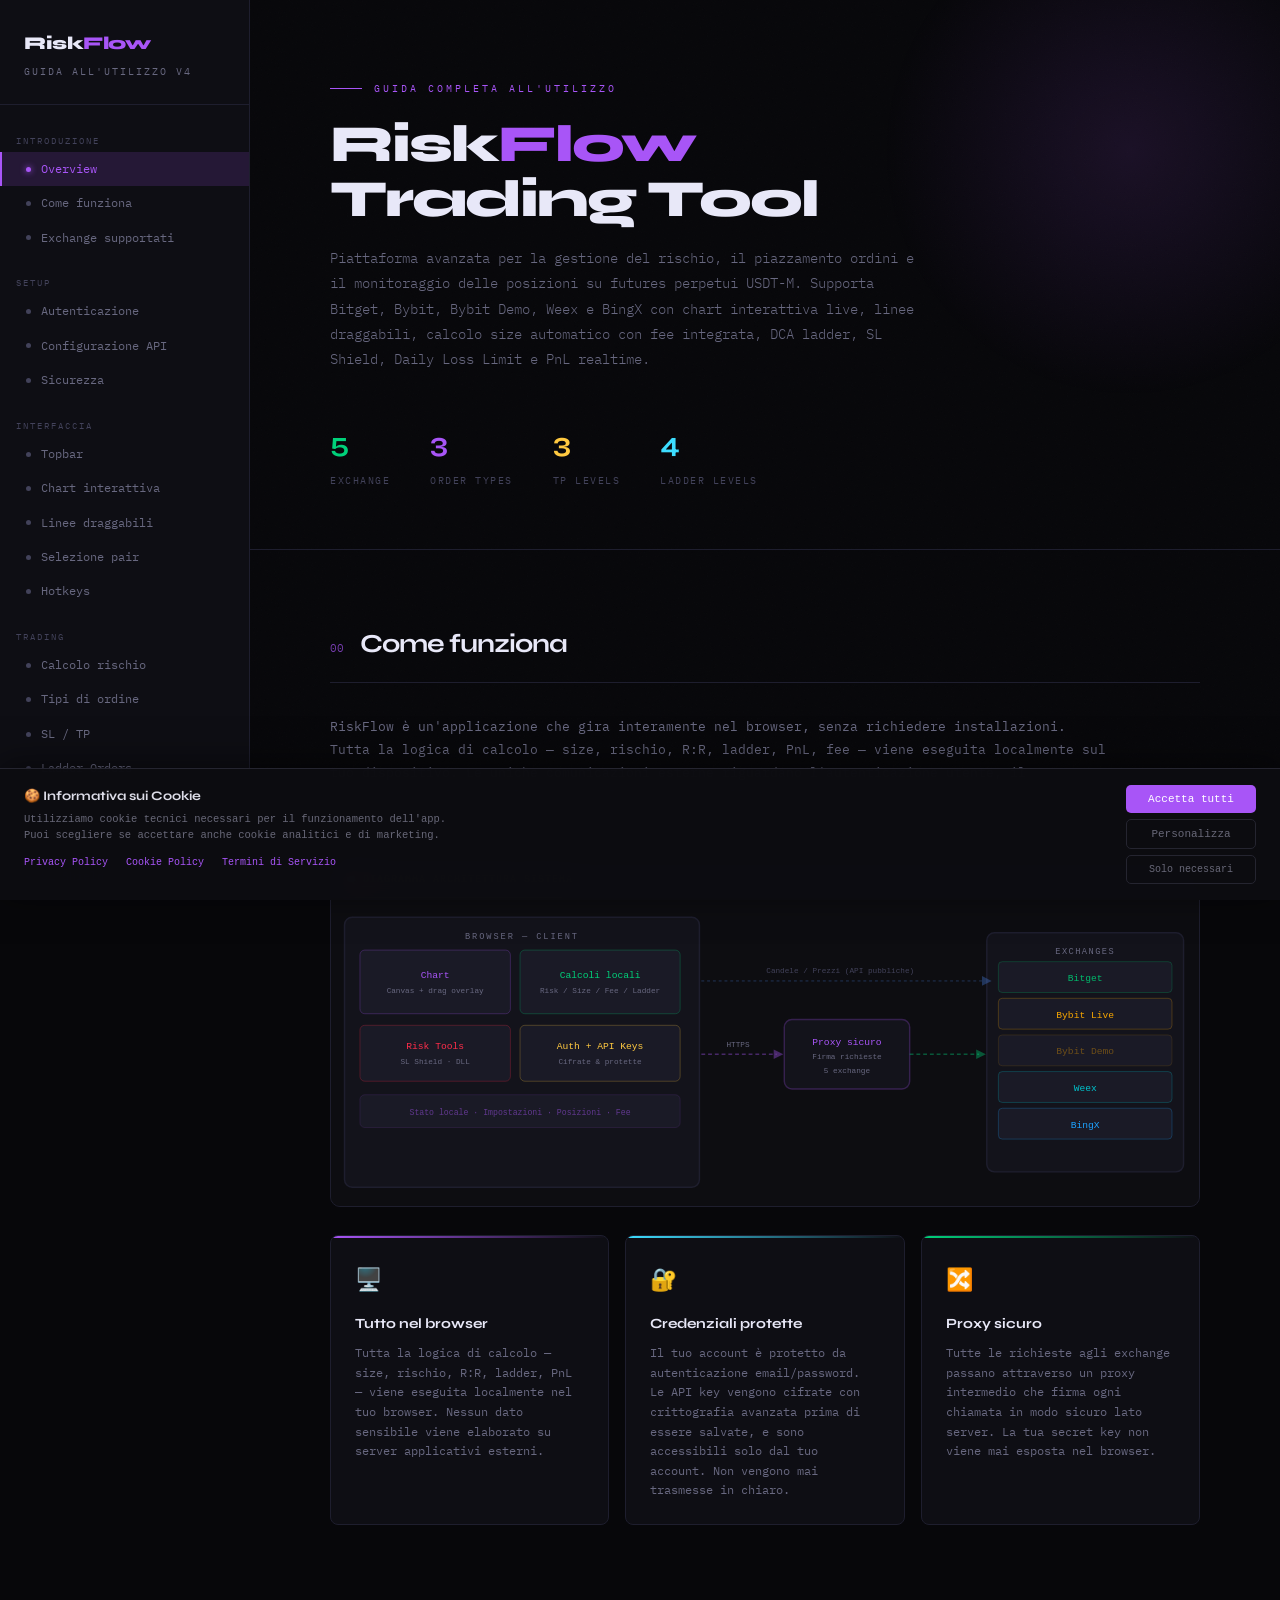
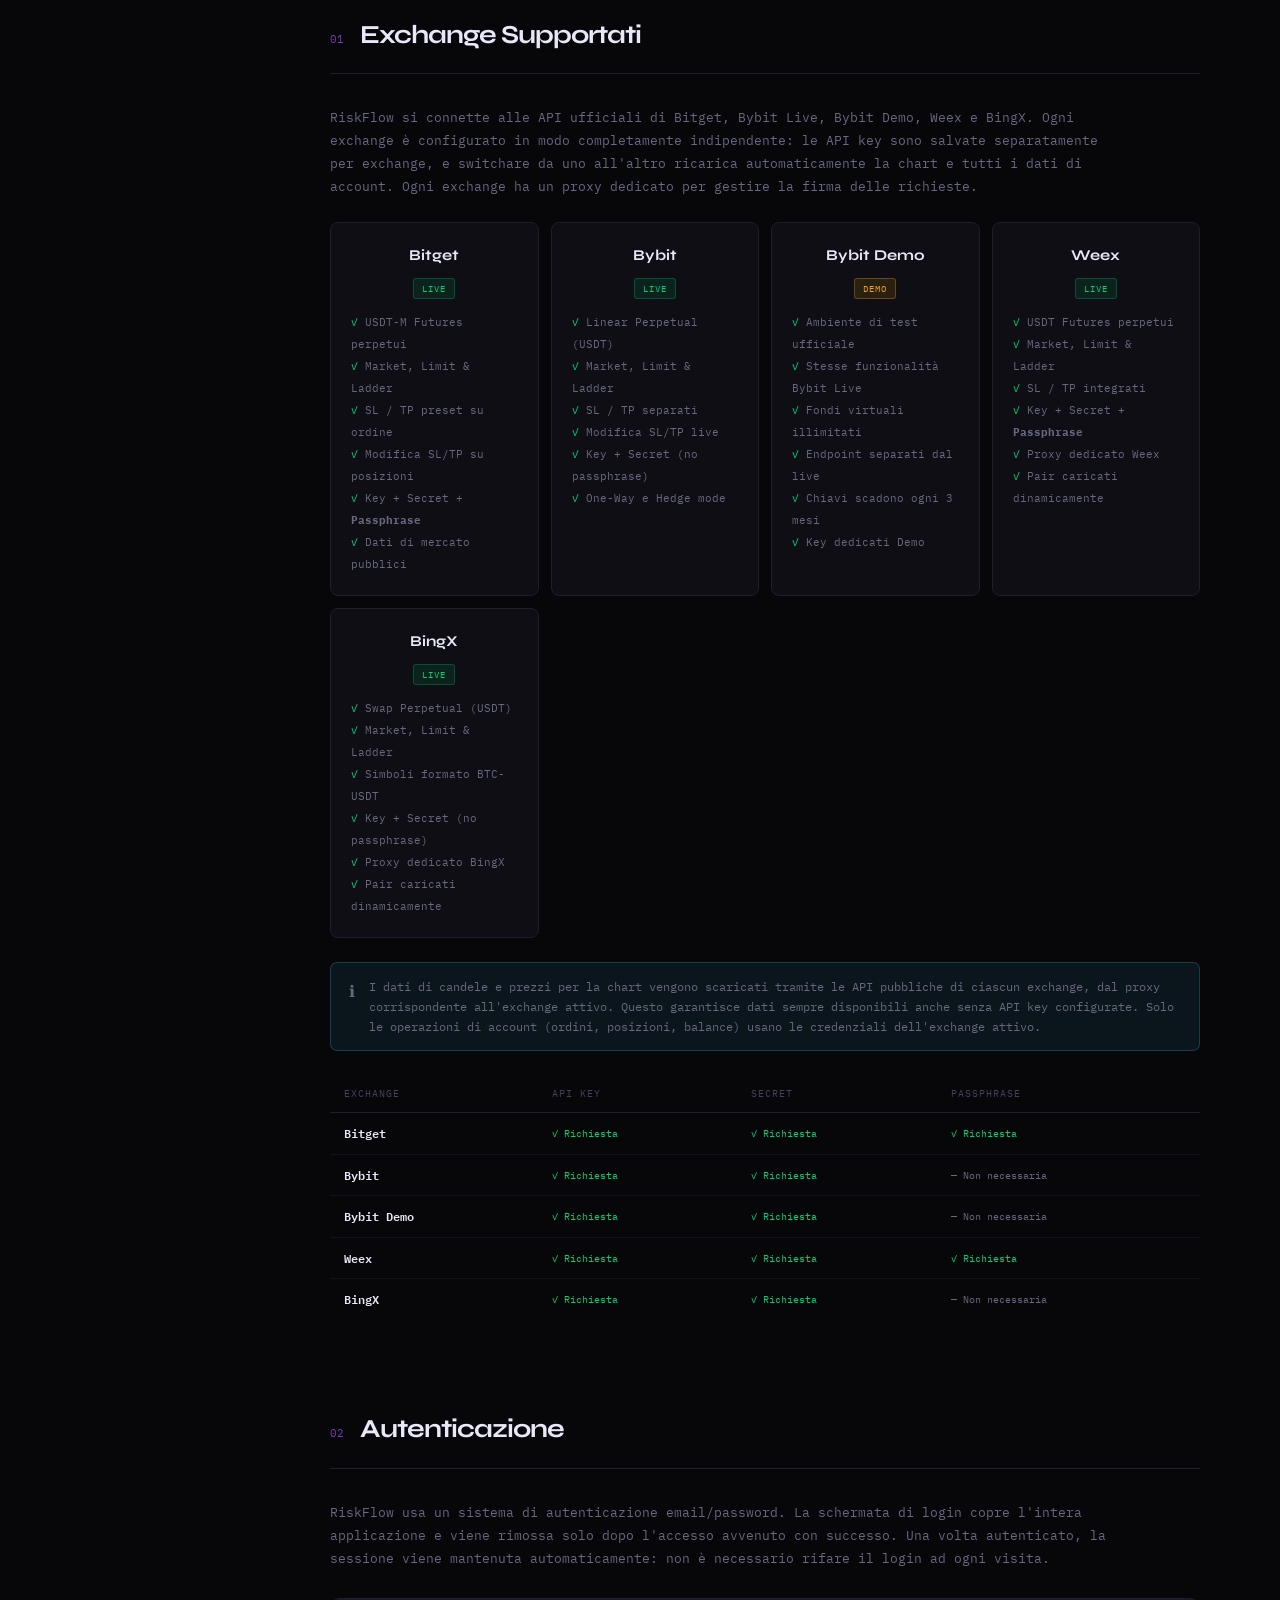
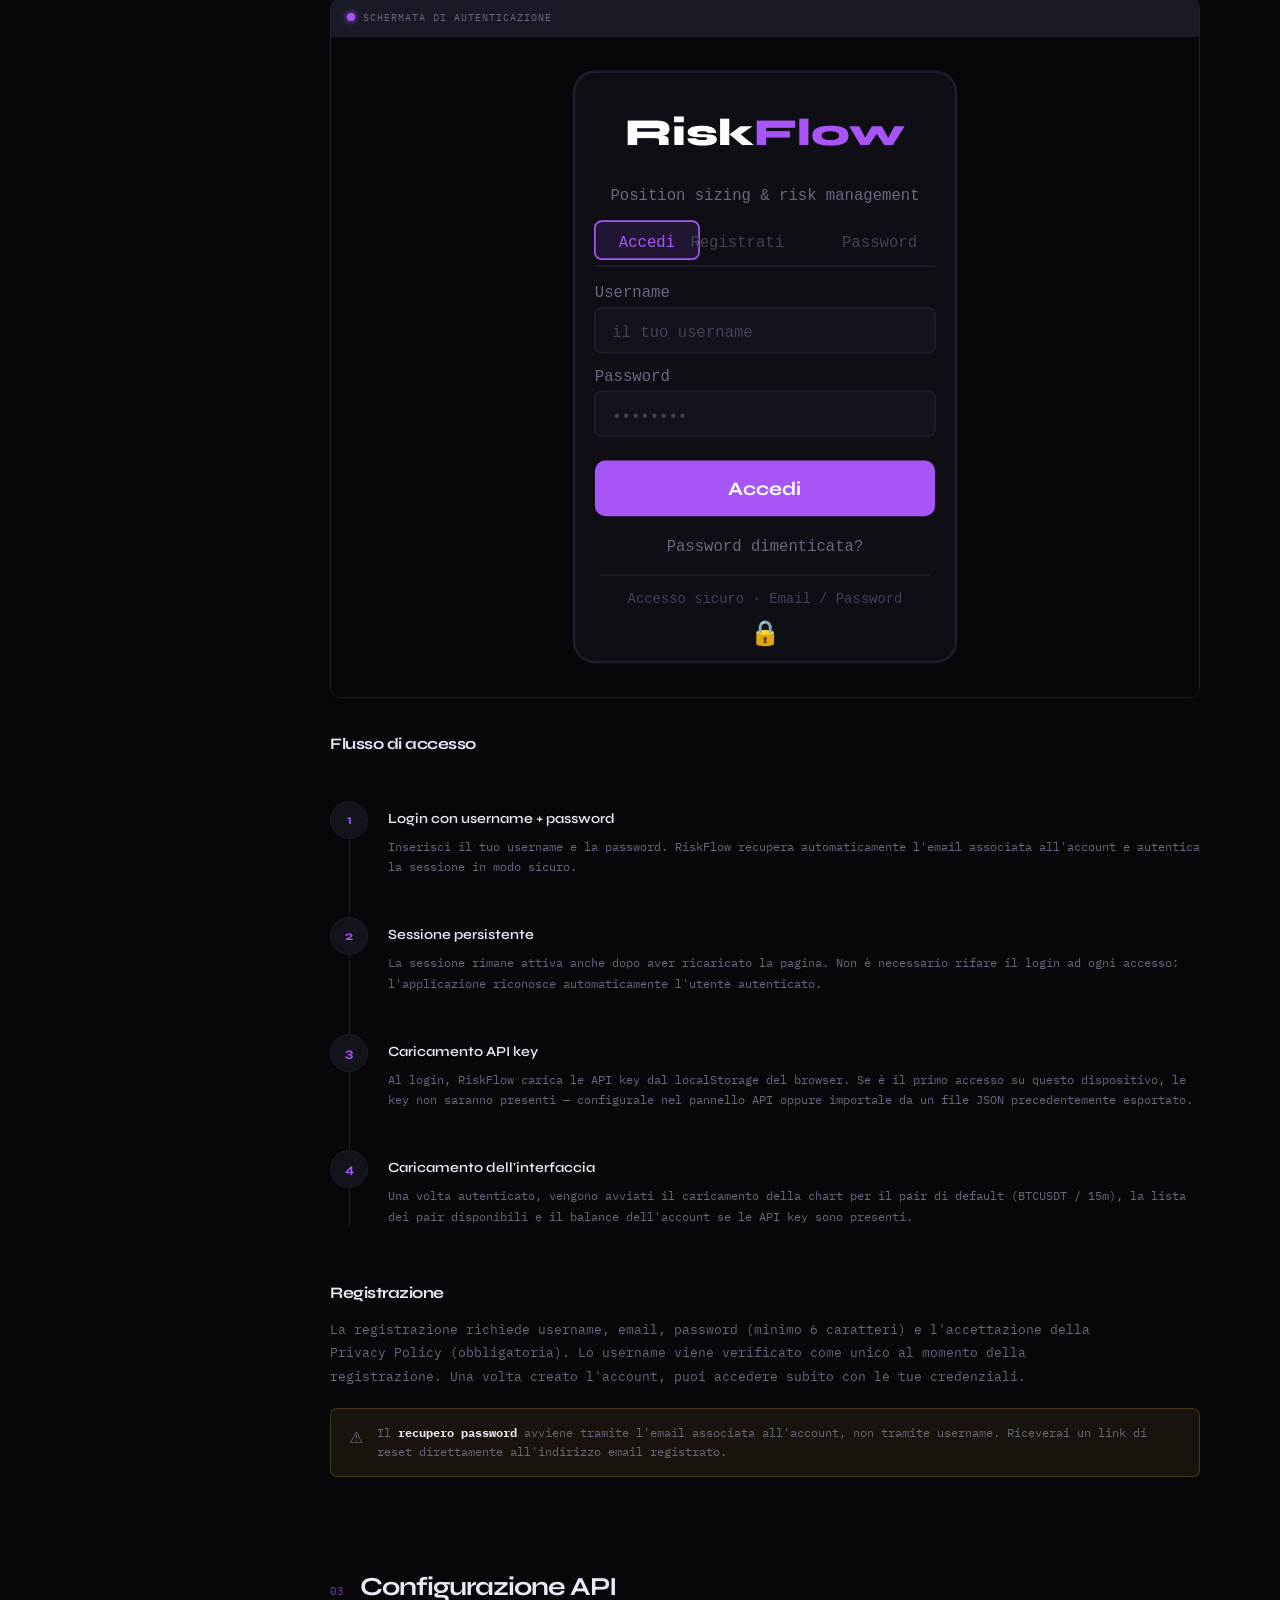
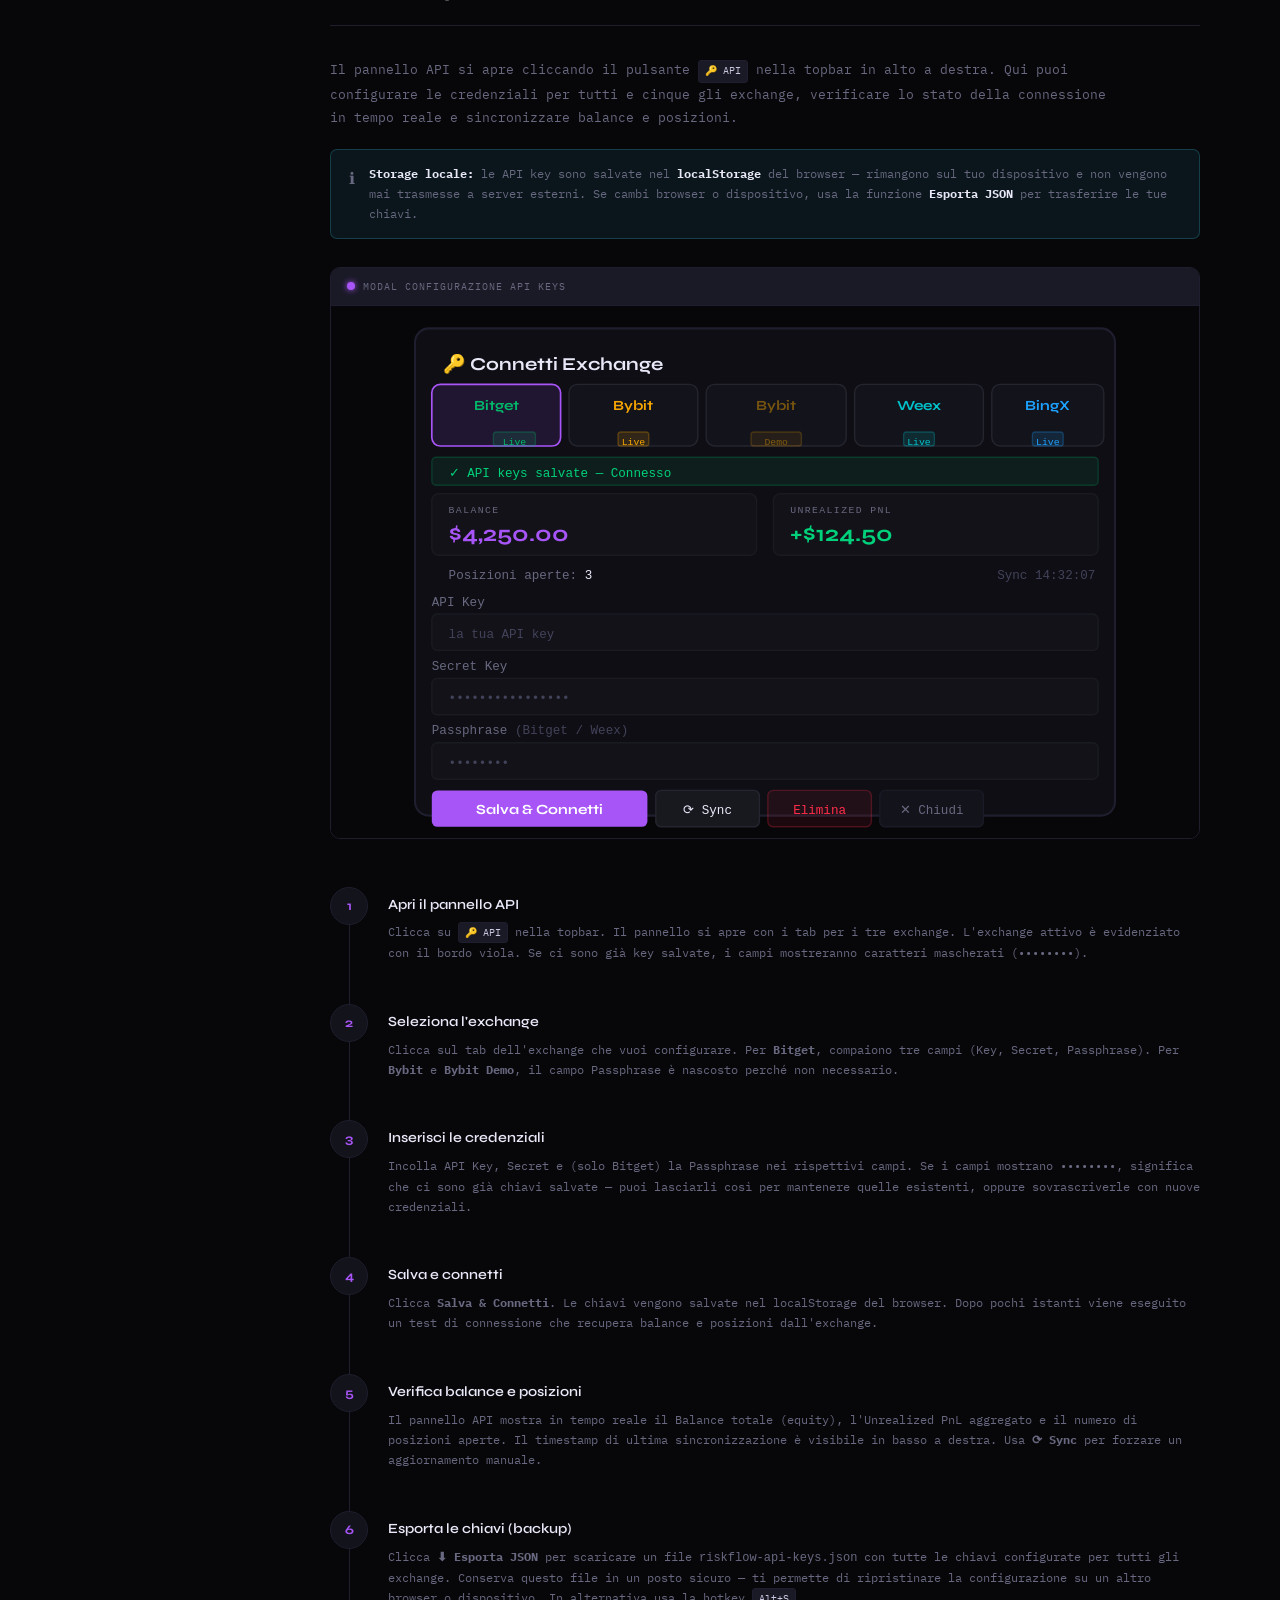
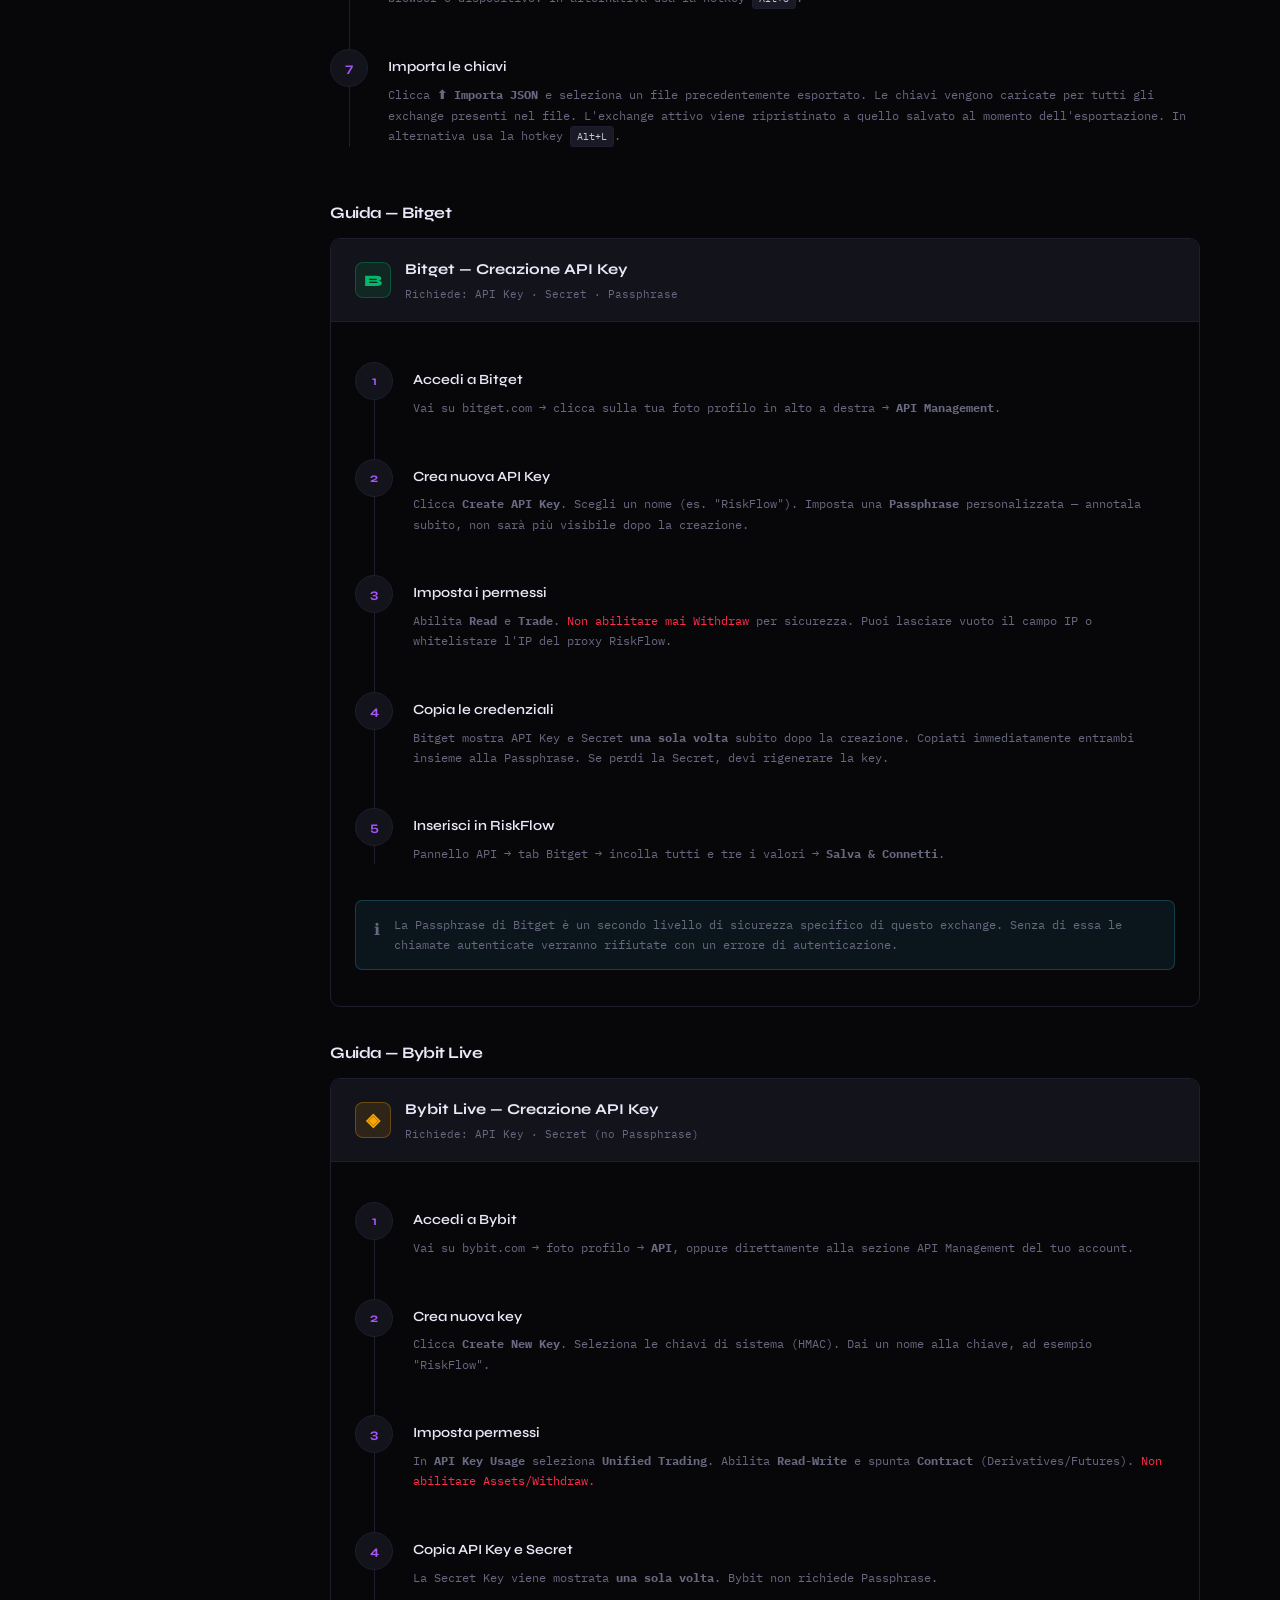
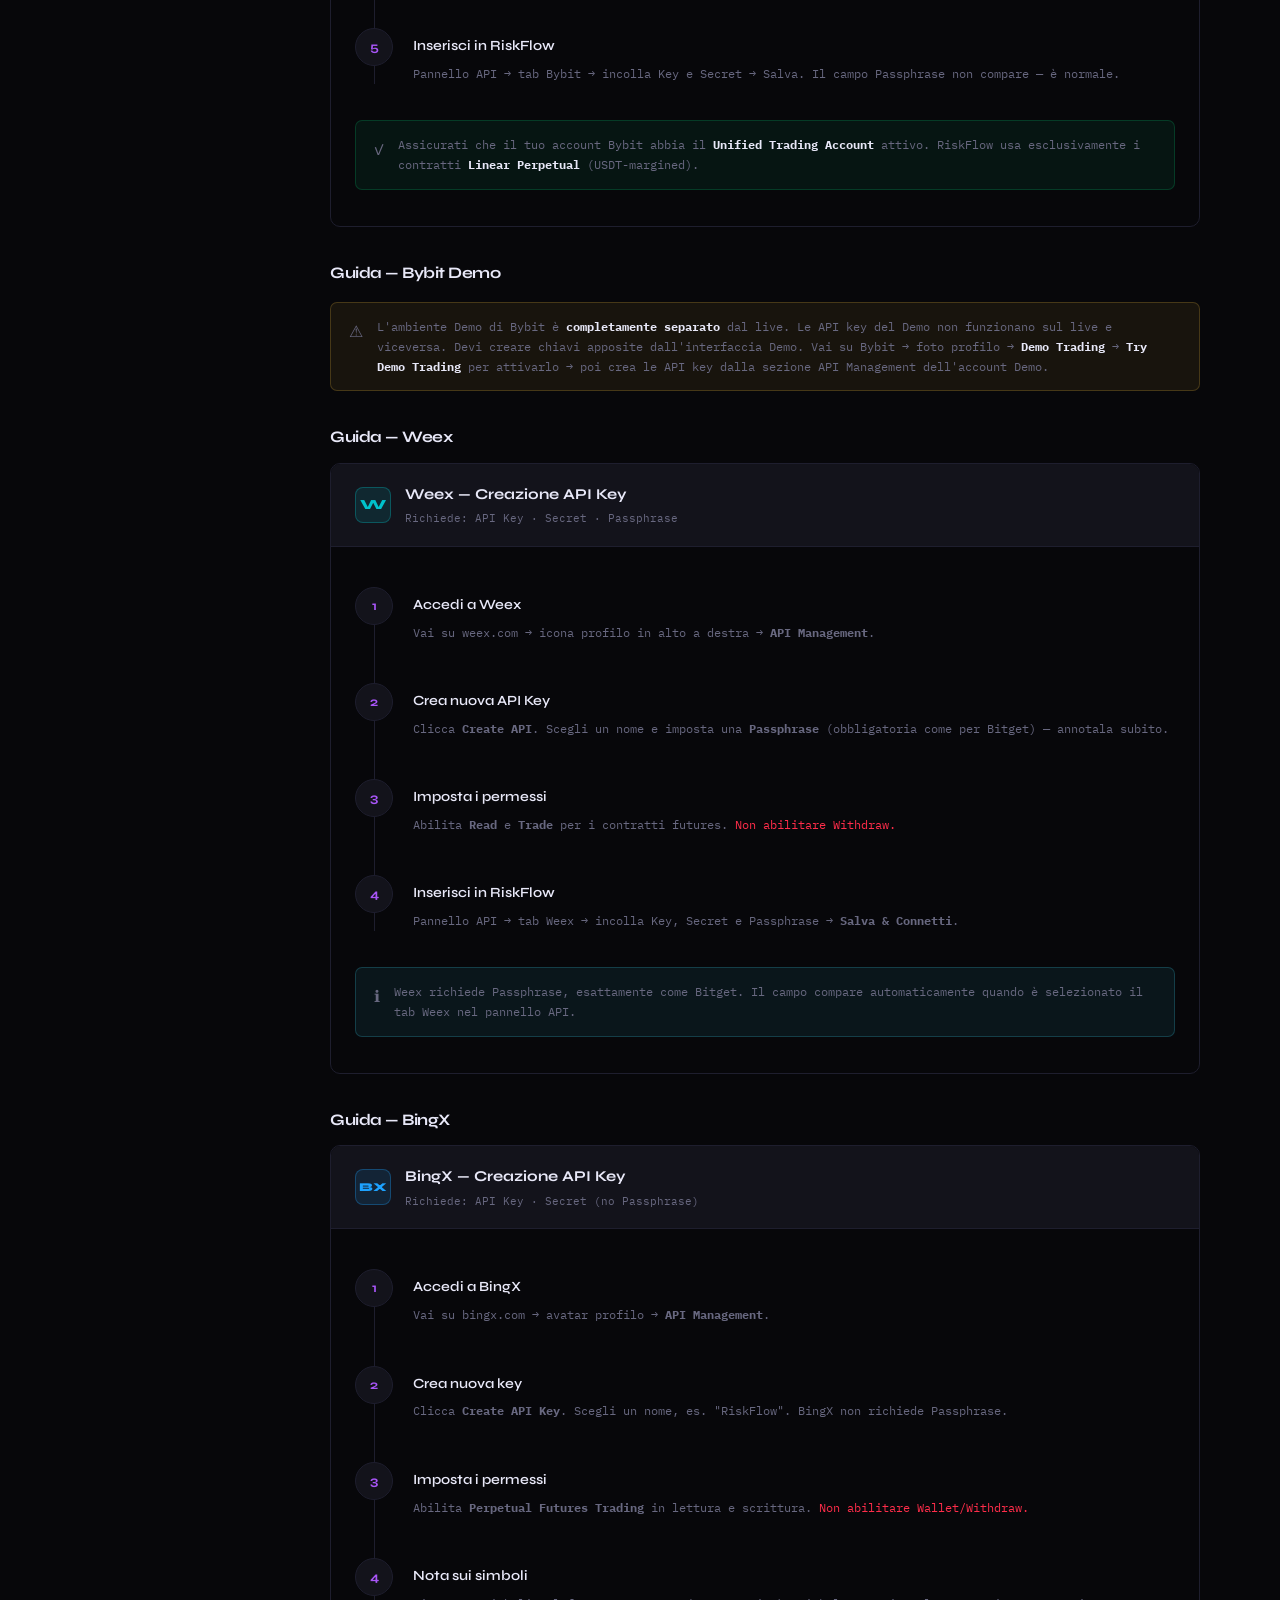
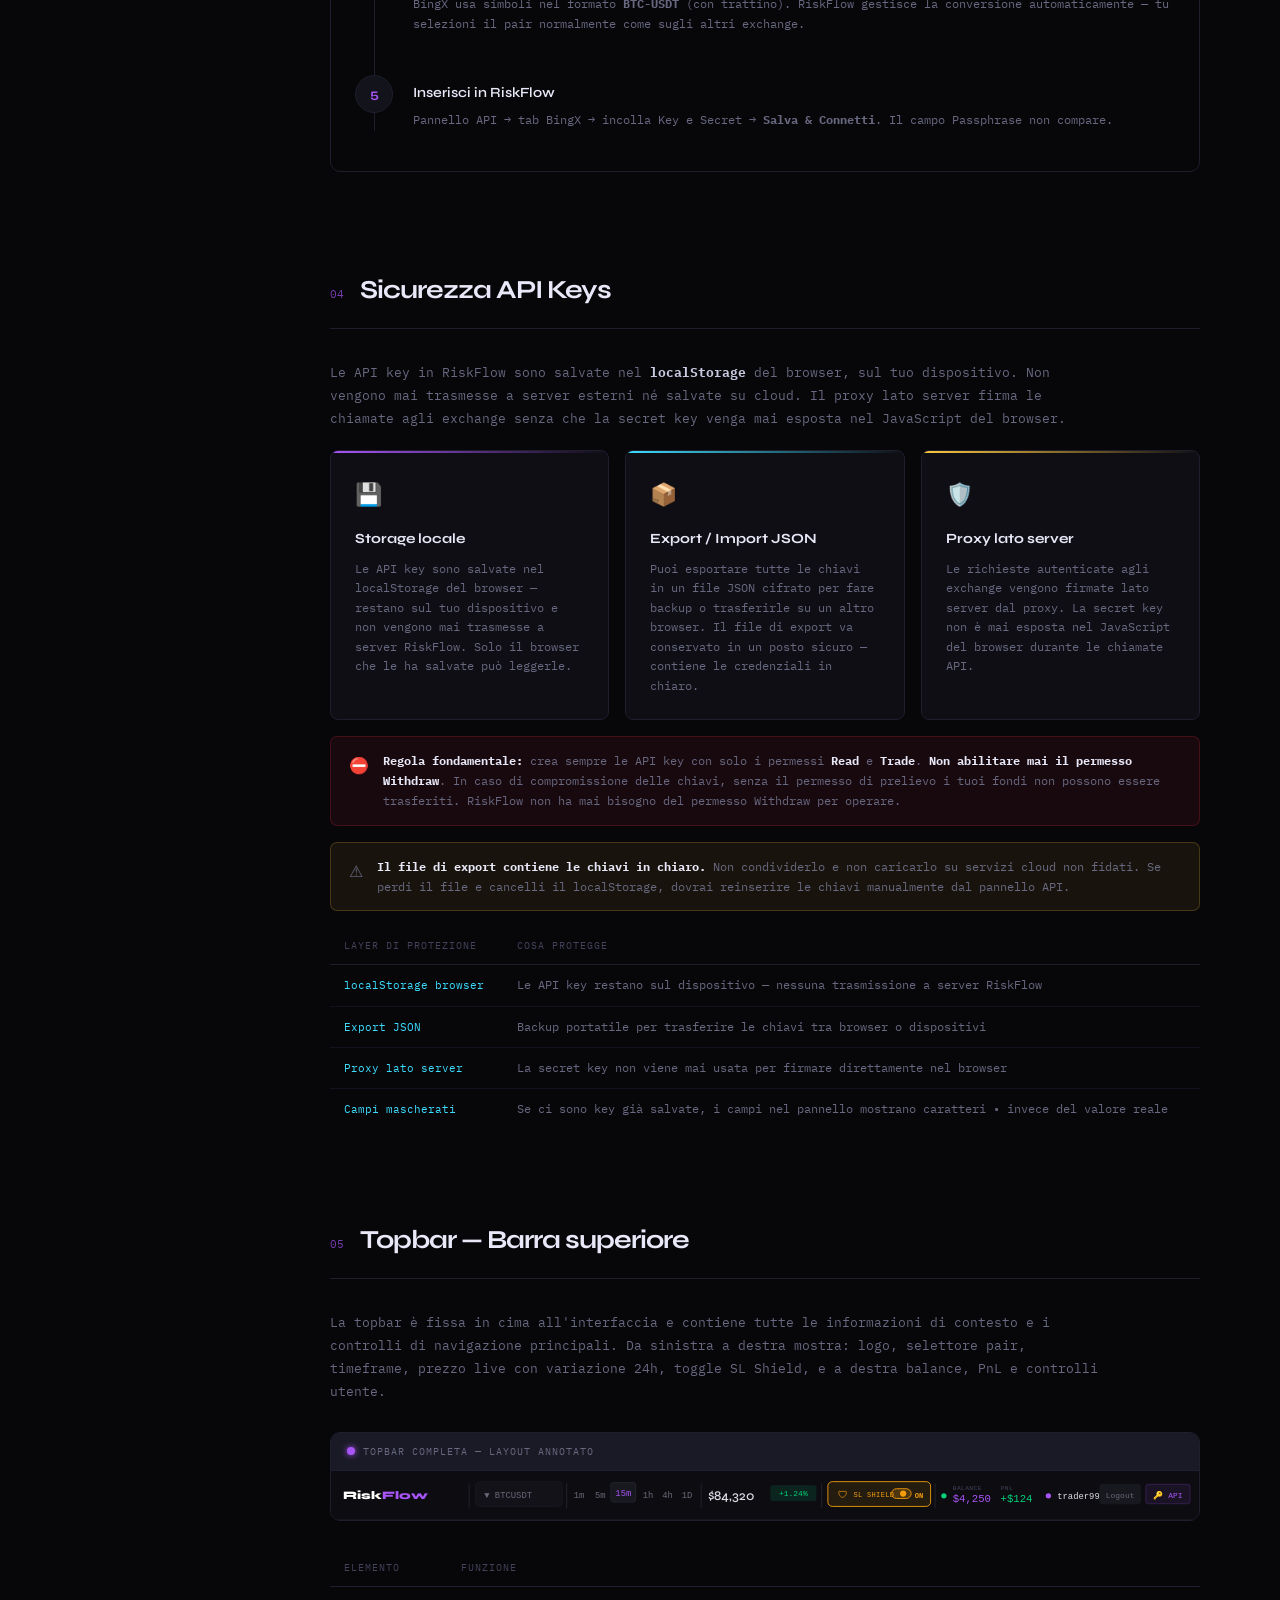
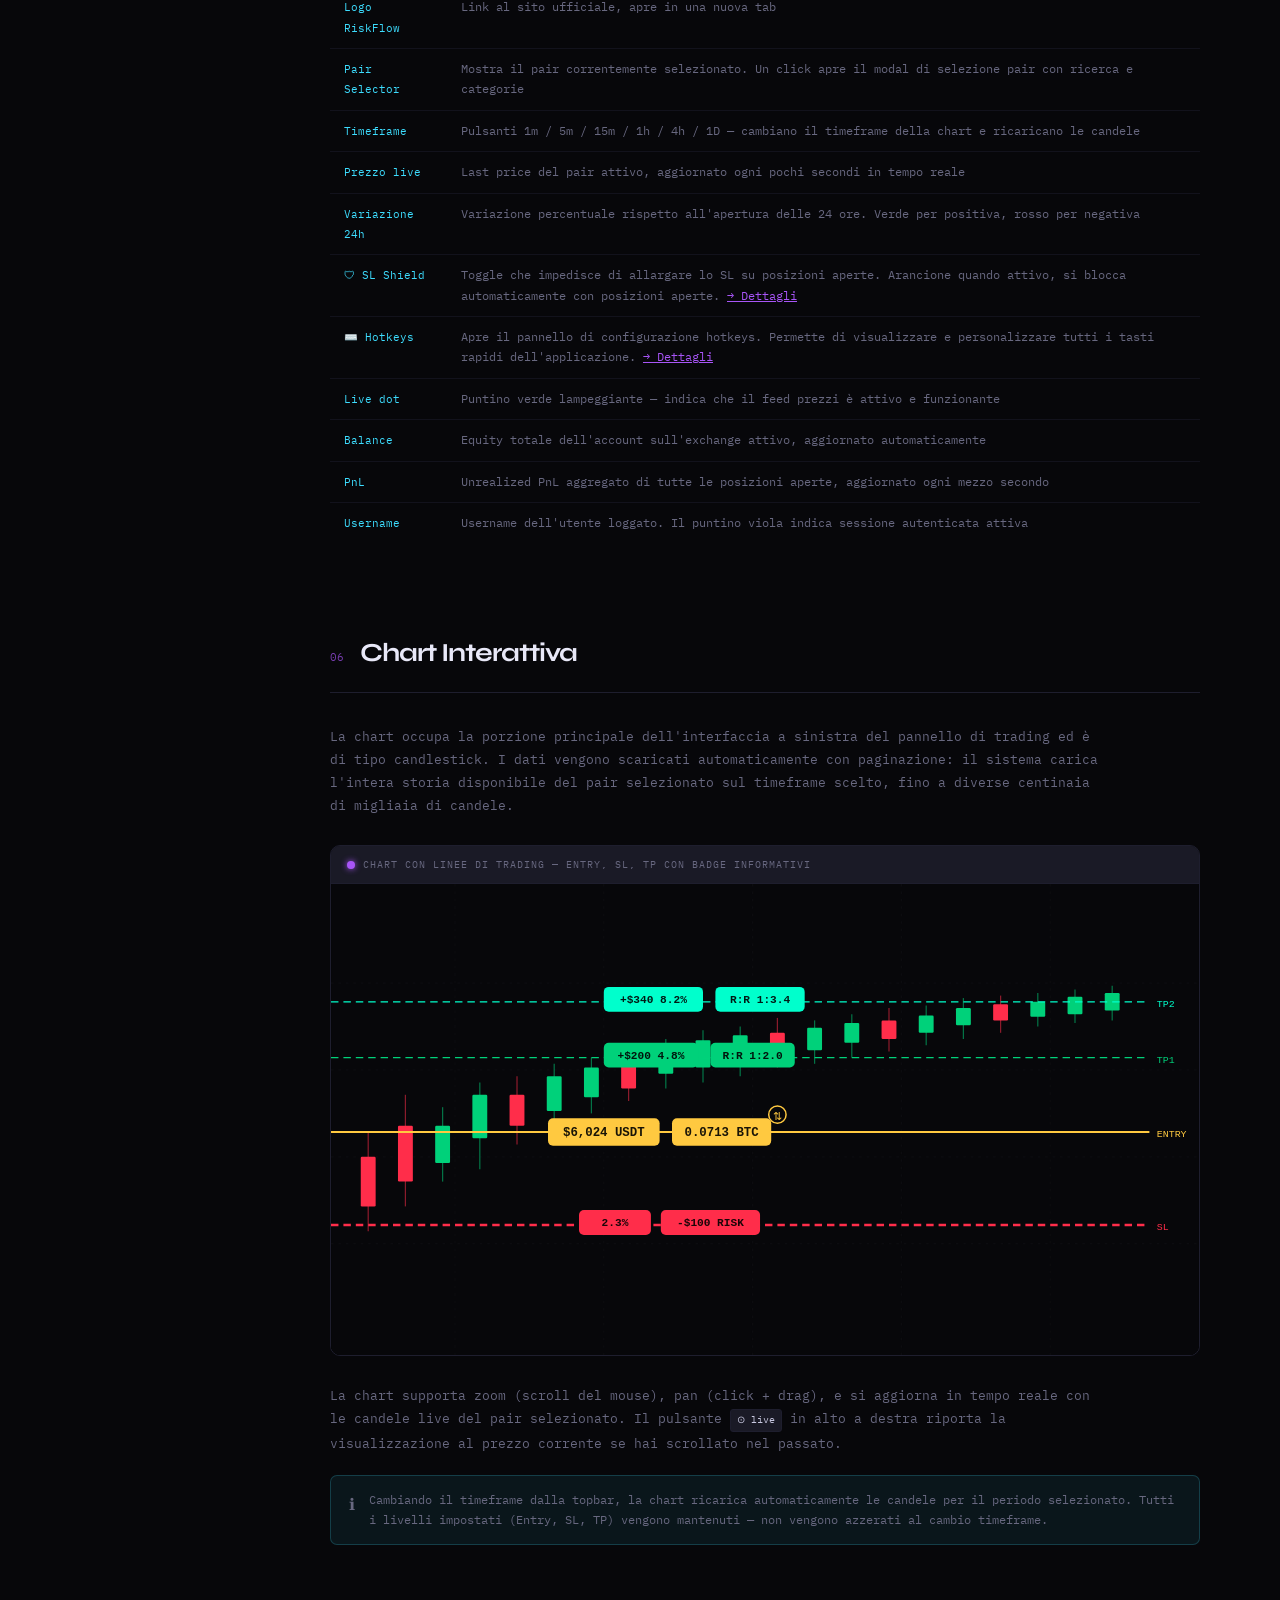
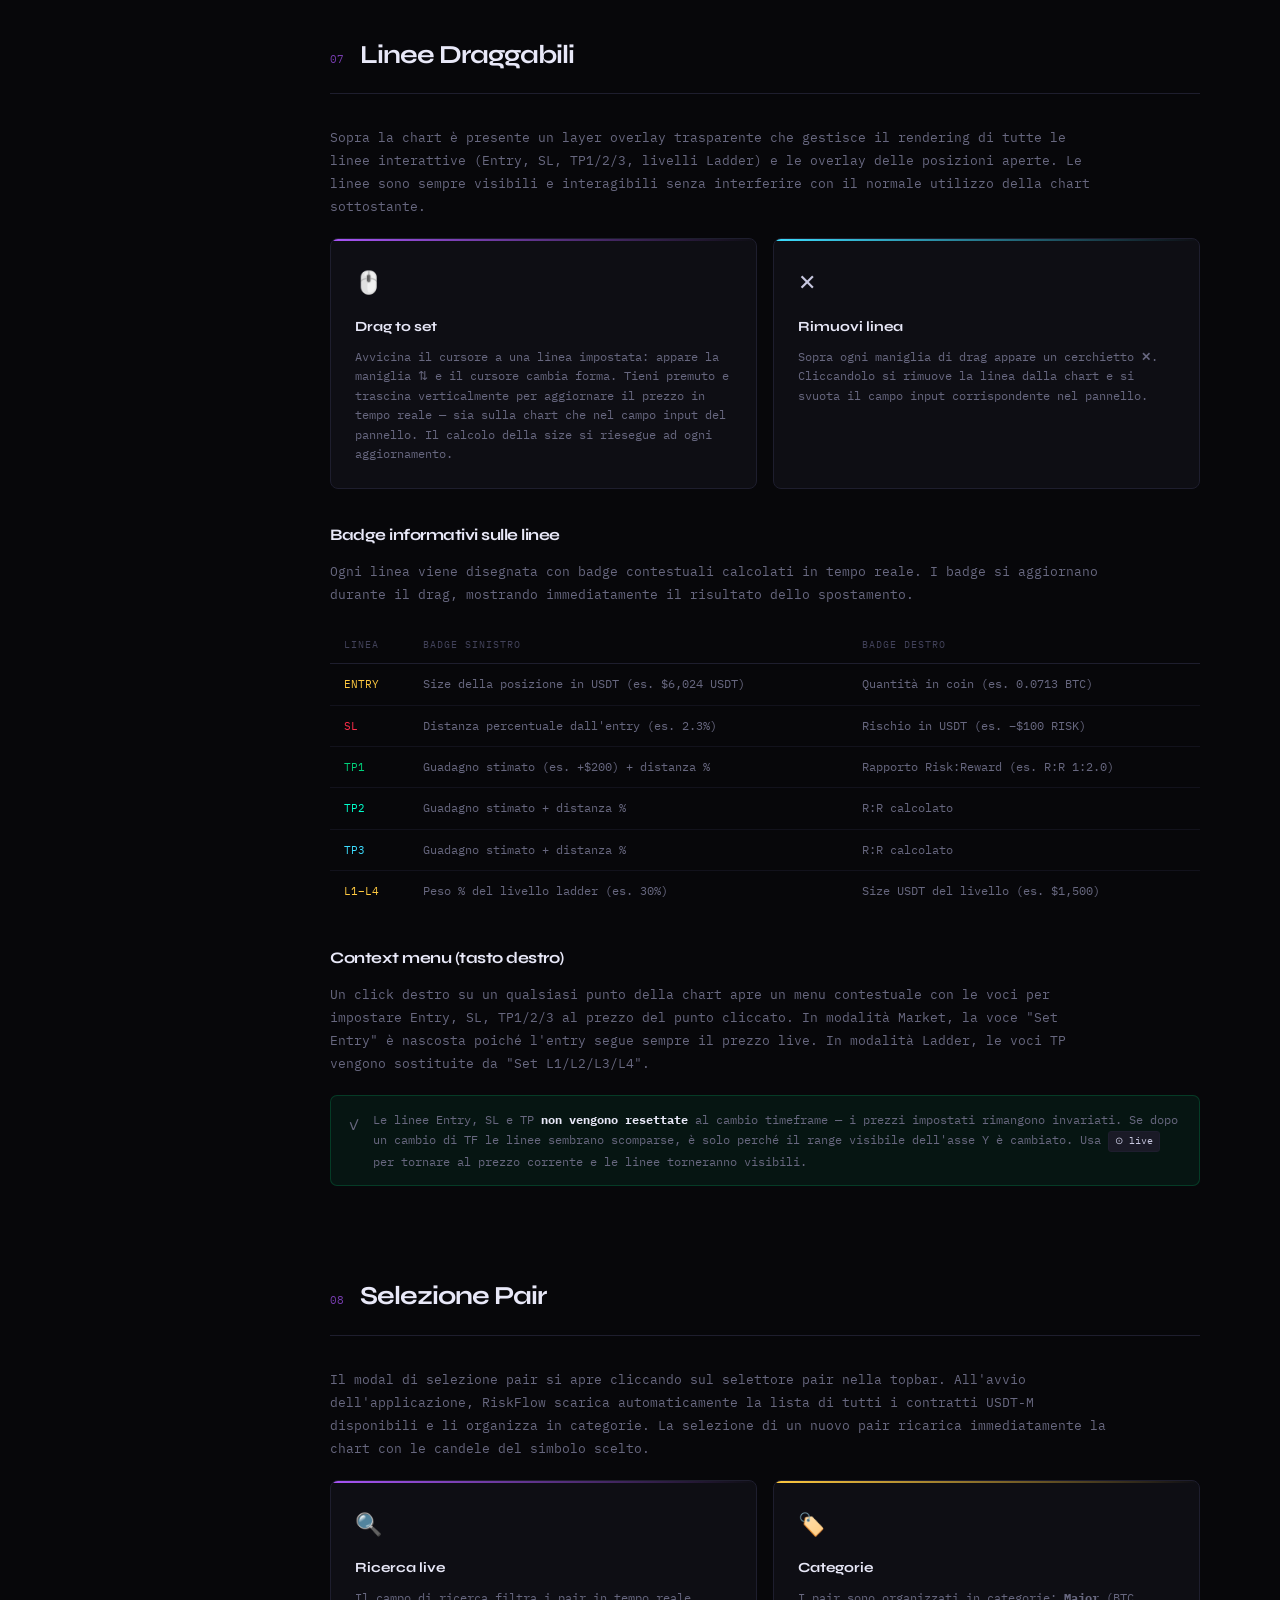
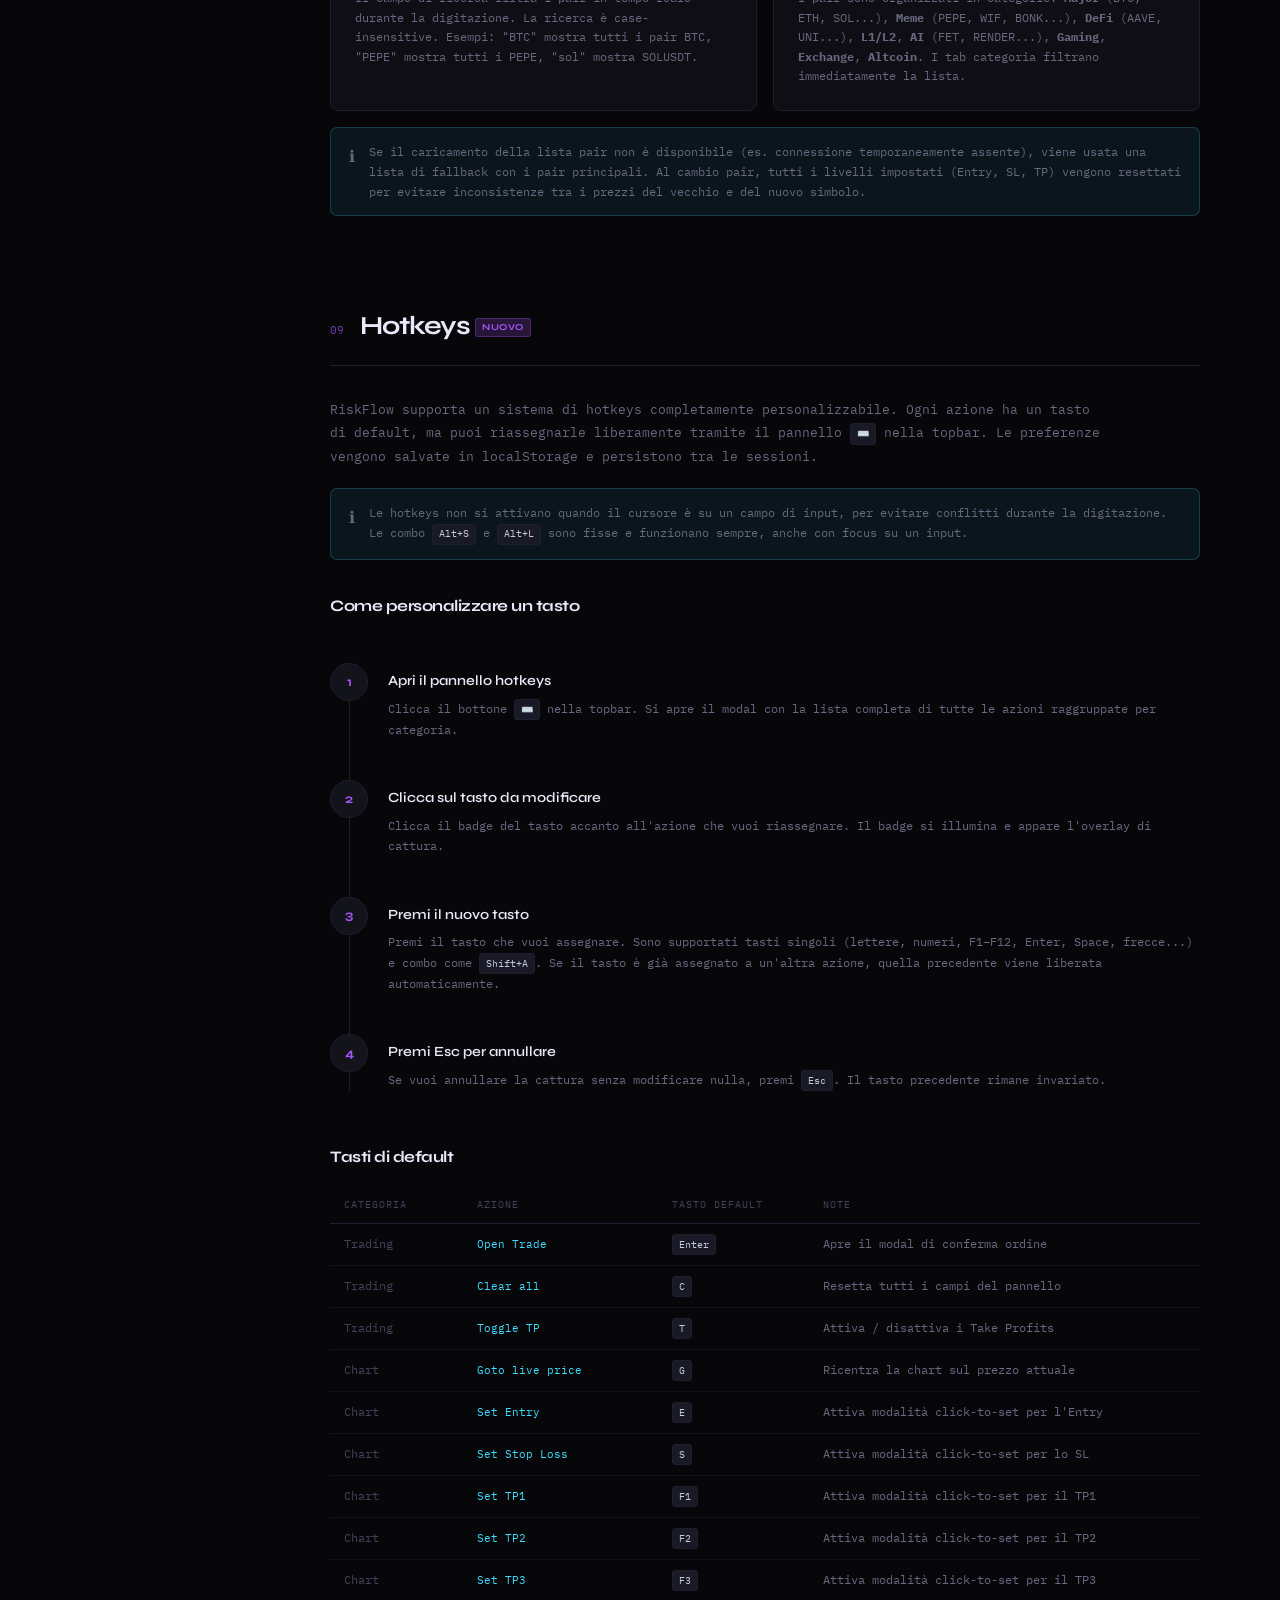
<file: riskflowdocs.html>
<!DOCTYPE html>
<html lang="it">
<head>
<meta charset="UTF-8">
<meta name="viewport" content="width=device-width, initial-scale=1.0">
<title>RiskFlow - Docs</title>
<link rel="icon" type="image/svg+xml" href="data:image/svg+xml,%3Csvg xmlns='http://www.w3.org/2000/svg' viewBox='0 0 32 32'%3E%3Crect width='32' height='32' rx='6' fill='%2307070a'/%3E%3Ctext x='3' y='24' font-family='sans-serif' font-weight='900' font-size='22' fill='white'%3ER%3C/text%3E%3Ctext x='14' y='24' font-family='sans-serif' font-weight='900' font-size='22' fill='%23a855f7'%3EF%3C/text%3E%3C/svg%3E">
<link href="https://fonts.googleapis.com/css2?family=IBM+Plex+Mono:ital,wght@0,300;0,400;0,500;0,600;1,300&family=Syne:wght@400;600;700;800&display=swap" rel="stylesheet">
<style>
  :root {
    --bg:#07070a;--bg1:#0e0e14;--bg2:#13131b;--bg3:#1a1a26;
    --border:#1e1e2e;--muted:#42425a;--muted2:#686880;
    --text:#c8c8e0;--bright:#e8e8f8;
    --purple:#a855f7;--purple2:#7c3aed;
    --green:#00d17a;--red:#ff2d4a;--yellow:#ffc940;--cyan:#3dddff;--blue:#4f8ef7;
    --accent-glow:rgba(168,85,247,.15);
  }
  *,*::before,*::after{box-sizing:border-box;margin:0;padding:0}
  html{scroll-behavior:smooth}
  body{background:var(--bg);color:var(--text);font-family:'IBM Plex Mono',monospace;font-size:13px;line-height:1.7;overflow-x:hidden}
  body::before{content:'';position:fixed;inset:0;z-index:0;background-image:url("data:image/svg+xml,%3Csvg viewBox='0 0 256 256' xmlns='http://www.w3.org/2000/svg'%3E%3Cfilter id='noise'%3E%3CfeTurbulence type='fractalNoise' baseFrequency='0.9' numOctaves='4' stitchTiles='stitch'/%3E%3C/filter%3E%3Crect width='100%25' height='100%25' filter='url(%23noise)' opacity='0.04'/%3E%3C/svg%3E");background-size:180px;pointer-events:none;opacity:.5}

  .sidebar{position:fixed;left:0;top:0;bottom:0;width:250px;background:var(--bg1);border-right:1px solid var(--border);z-index:100;overflow-y:auto;display:flex;flex-direction:column;padding:0 0 32px}
  .sidebar::-webkit-scrollbar{width:4px}
  .sidebar::-webkit-scrollbar-thumb{background:var(--border);border-radius:2px}
  .logo-wrap{padding:28px 24px 24px;border-bottom:1px solid var(--border);margin-bottom:8px}
  .logo{font-family:'Syne',sans-serif;font-weight:800;font-size:18px;color:var(--bright);letter-spacing:-.5px}
  .logo span{color:var(--purple)}
  .logo-sub{font-size:10px;color:var(--muted2);letter-spacing:2px;text-transform:uppercase;margin-top:4px}
  .nav-section{padding:8px 16px 4px;font-size:9px;letter-spacing:2px;text-transform:uppercase;color:var(--muted);margin-top:12px}
  .nav-item{display:flex;align-items:center;gap:10px;padding:7px 24px;color:var(--muted2);text-decoration:none;font-size:12px;transition:color .15s,background .15s;cursor:pointer;border-left:2px solid transparent}
  .nav-item:hover{color:var(--bright);background:rgba(255,255,255,.03)}
  .nav-item.active{color:var(--purple);border-left-color:var(--purple);background:var(--accent-glow)}
  .nav-dot{width:5px;height:5px;border-radius:50%;background:var(--muted);flex-shrink:0}
  .nav-item.active .nav-dot{background:var(--purple);box-shadow:0 0 6px var(--purple)}
  .sidebar-footer{margin-top:auto;padding:16px 24px;border-top:1px solid var(--border);font-size:10px;color:var(--muted)}
  .version-badge{display:inline-block;background:var(--accent-glow);border:1px solid rgba(168,85,247,.3);color:var(--purple);padding:2px 8px;border-radius:3px;font-size:10px;margin-bottom:6px}

  .main{margin-left:250px;position:relative;z-index:1;min-height:100vh}

  .hero{padding:80px 80px 60px;border-bottom:1px solid var(--border);position:relative;overflow:hidden}
  .hero::before{content:'';position:absolute;top:-100px;right:-100px;width:500px;height:500px;background:radial-gradient(circle,rgba(168,85,247,.12) 0%,transparent 70%);pointer-events:none}
  .hero-eyebrow{font-size:10px;letter-spacing:3px;text-transform:uppercase;color:var(--purple);margin-bottom:20px;display:flex;align-items:center;gap:12px}
  .hero-eyebrow::before{content:'';display:block;width:32px;height:1px;background:var(--purple)}
  .hero-title{font-family:'Syne',sans-serif;font-weight:800;font-size:52px;line-height:1.05;color:var(--bright);letter-spacing:-2px;margin-bottom:20px}
  .hero-title span{color:var(--purple)}
  .hero-desc{font-size:14px;color:var(--muted2);max-width:600px;line-height:1.8;font-weight:300}
  .hero-stats{display:flex;gap:40px;margin-top:48px}
  .stat{display:flex;flex-direction:column;gap:4px}
  .stat-val{font-family:'Syne',sans-serif;font-size:28px;font-weight:700;color:var(--bright);letter-spacing:-1px}
  .stat-val.green{color:var(--green)}.stat-val.purple{color:var(--purple)}.stat-val.yellow{color:var(--yellow)}.stat-val.cyan{color:var(--cyan)}
  .stat-label{font-size:10px;letter-spacing:1.5px;text-transform:uppercase;color:var(--muted)}

  .content{padding:0 80px 120px}
  .section{padding-top:72px}
  .section-header{display:flex;align-items:baseline;gap:16px;margin-bottom:32px;padding-bottom:16px;border-bottom:1px solid var(--border)}
  .section-num{font-size:11px;color:var(--purple);font-family:'IBM Plex Mono',monospace;opacity:.7}
  .section-title{font-family:'Syne',sans-serif;font-size:26px;font-weight:700;color:var(--bright);letter-spacing:-1px}
  .section-subtitle{font-family:'Syne',sans-serif;font-size:16px;font-weight:700;color:var(--bright);letter-spacing:-.5px;margin:32px 0 12px}

  .prose{font-size:12.5px;color:var(--muted2);line-height:1.85;margin-bottom:20px;max-width:780px}
  .prose strong{color:var(--text)}

  .card-grid{display:grid;grid-template-columns:repeat(auto-fill,minmax(260px,1fr));gap:16px;margin:24px 0}
  .card{background:var(--bg1);border:1px solid var(--border);border-radius:8px;padding:24px;position:relative;overflow:hidden;transition:border-color .2s,transform .2s}
  .card:hover{border-color:var(--muted);transform:translateY(-2px)}
  .card::before{content:'';position:absolute;top:0;left:0;right:0;height:2px}
  .card.purple::before{background:linear-gradient(90deg,var(--purple),transparent)}
  .card.green::before{background:linear-gradient(90deg,var(--green),transparent)}
  .card.yellow::before{background:linear-gradient(90deg,var(--yellow),transparent)}
  .card.red::before{background:linear-gradient(90deg,var(--red),transparent)}
  .card.cyan::before{background:linear-gradient(90deg,var(--cyan),transparent)}
  .card.blue::before{background:linear-gradient(90deg,var(--blue),transparent)}
  .card-icon{font-size:22px;margin-bottom:14px;display:block}
  .card-title{font-family:'Syne',sans-serif;font-size:14px;font-weight:700;color:var(--bright);margin-bottom:8px}
  .card-desc{font-size:11.5px;color:var(--muted2);line-height:1.7}

  .ex-grid{display:grid;grid-template-columns:repeat(3,1fr);gap:12px;margin:24px 0}
  .ex-card{background:var(--bg1);border:1px solid var(--border);border-radius:8px;padding:20px;text-align:center;transition:border-color .2s}
  .ex-card:hover{border-color:var(--purple)}
  .ex-name{font-family:'Syne',sans-serif;font-size:15px;font-weight:700;color:var(--bright);margin-bottom:8px}
  .ex-tag{display:inline-block;padding:2px 8px;border-radius:3px;font-size:9px;letter-spacing:1px;text-transform:uppercase;margin-bottom:12px}
  .ex-tag.supported{background:rgba(0,209,122,.1);color:var(--green);border:1px solid rgba(0,209,122,.25)}
  .ex-tag.demo{background:rgba(247,166,0,.12);color:#f7a600;border:1px solid rgba(247,166,0,.3)}
  .ex-features{list-style:none;text-align:left;font-size:11px;color:var(--muted2);line-height:2}
  .ex-features li::before{content:'✓ ';color:var(--green)}

  .steps{display:flex;flex-direction:column;gap:0;margin:24px 0;position:relative}
  .steps::before{content:'';position:absolute;left:19px;top:20px;bottom:20px;width:1px;background:var(--border)}
  .step{display:flex;gap:20px;align-items:flex-start;padding:20px 0}
  .step-num{width:38px;height:38px;border-radius:50%;background:var(--bg2);border:1px solid var(--border);display:flex;align-items:center;justify-content:center;font-family:'Syne',sans-serif;font-size:13px;font-weight:700;color:var(--purple);flex-shrink:0;z-index:1}
  .step-body{padding-top:6px}
  .step-title{font-family:'Syne',sans-serif;font-size:14px;font-weight:600;color:var(--bright);margin-bottom:6px}
  .step-desc{font-size:12px;color:var(--muted2);line-height:1.7}

  .param-table{width:100%;border-collapse:collapse;margin:16px 0;font-size:12px}
  .param-table th{text-align:left;padding:10px 14px;border-bottom:1px solid var(--border);font-size:10px;letter-spacing:1px;text-transform:uppercase;color:var(--muted);font-weight:400}
  .param-table td{padding:10px 14px;border-bottom:1px solid rgba(30,30,46,.5);color:var(--muted2);vertical-align:top}
  .param-table tr:last-child td{border-bottom:none}
  .param-table tr:hover td{background:rgba(255,255,255,.02)}
  .param-name{color:var(--cyan);font-size:11px}
  .param-req{color:var(--green);font-size:10px}
  .param-opt{color:var(--muted2);font-size:10px}
  .param-type{display:inline-block;padding:1px 6px;border-radius:3px;font-size:9px;text-transform:uppercase;letter-spacing:.5px}
  .param-type.number{background:rgba(79,142,247,.15);color:var(--blue);border:1px solid rgba(79,142,247,.25)}
  .param-type.select{background:rgba(255,201,64,.1);color:var(--yellow);border:1px solid rgba(255,201,64,.2)}

  .callout{display:flex;gap:14px;padding:14px 18px;border-radius:7px;margin:16px 0;font-size:12px;line-height:1.65}
  .callout-icon{font-size:16px;flex-shrink:0;margin-top:1px}
  .callout.info{background:rgba(61,221,255,.07);border:1px solid rgba(61,221,255,.2);color:var(--muted2)}
  .callout.warning{background:rgba(255,201,64,.07);border:1px solid rgba(255,201,64,.2);color:var(--muted2)}
  .callout.success{background:rgba(0,209,122,.07);border:1px solid rgba(0,209,122,.2);color:var(--muted2)}
  .callout.danger{background:rgba(255,45,74,.07);border:1px solid rgba(255,45,74,.2);color:var(--muted2)}
  .callout strong{color:var(--bright)}

  .mockup-wrap{margin:28px 0;background:var(--bg2);border:1px solid var(--border);border-radius:10px;overflow:hidden}
  .mockup-caption{padding:10px 16px;border-bottom:1px solid var(--border);font-size:10px;color:var(--muted2);letter-spacing:1px;text-transform:uppercase;background:var(--bg3);display:flex;align-items:center;gap:8px}
  .mockup-caption::before{content:'';display:inline-block;width:8px;height:8px;border-radius:50%;background:var(--purple);box-shadow:0 0 6px var(--purple)}
  .mockup-inner{padding:0}

  .two-col{display:grid;grid-template-columns:1fr 1fr;gap:16px;margin:16px 0}
  .three-col{display:grid;grid-template-columns:1fr 1fr 1fr;gap:16px;margin:16px 0}

  .badge{display:inline-block;padding:1px 6px;border-radius:3px;font-size:9px;text-transform:uppercase;letter-spacing:.5px;vertical-align:middle}
  .badge.new{background:rgba(168,85,247,.2);color:var(--purple);border:1px solid rgba(168,85,247,.3)}
  .badge.live{background:rgba(0,209,122,.15);color:var(--green);border:1px solid rgba(0,209,122,.25)}
  .badge.demo{background:rgba(247,166,0,.15);color:#f7a600;border:1px solid rgba(247,166,0,.25)}

  kbd{display:inline-block;background:var(--bg3);border:1px solid var(--border);border-radius:3px;padding:1px 6px;font-family:'IBM Plex Mono',monospace;font-size:10px;color:var(--text)}

  .formula-box{background:var(--bg2);border:1px solid var(--border);border-radius:8px;padding:20px 24px;margin:16px 0;font-family:'IBM Plex Mono',monospace;font-size:13px;line-height:2.2}
  .formula-line{display:flex;align-items:baseline;gap:12px}
  .formula-var{color:var(--cyan)}
  .formula-op{color:var(--muted2)}
  .formula-val{color:var(--yellow)}
  .formula-comment{color:var(--muted);font-size:10px;margin-left:8px}

  .back-btn{display:flex;align-items:center;gap:8px;padding:8px 24px;color:var(--muted2);text-decoration:none;font-size:11px;transition:color .15s,background .15s;margin-bottom:4px}
  .back-btn:hover{color:var(--bright);background:rgba(255,255,255,.03)}
  .back-btn svg{flex-shrink:0}
  .social-bar{display:flex;align-items:center;gap:10px;padding:12px 24px 0;flex-wrap:wrap}
  .social-link{display:flex;align-items:center;justify-content:center;width:30px;height:30px;border-radius:6px;background:var(--bg2);border:1px solid var(--border);color:var(--muted2);text-decoration:none;transition:color .15s,border-color .15s,background .15s;flex-shrink:0}
  .social-link:hover{color:var(--bright);border-color:var(--purple);background:var(--accent-glow)}
  .social-link svg{width:14px;height:14px;fill:currentColor}
  @media(max-width:900px){.sidebar{display:none}.main{margin-left:0}.hero{padding:40px 24px 32px}.content{padding:0 24px 80px}.hero-title{font-size:32px}.ex-grid{grid-template-columns:1fr 1fr}.two-col,.three-col{grid-template-columns:1fr}}

  @keyframes fadeUp{from{opacity:0;transform:translateY(10px)}to{opacity:1;transform:translateY(0)}}
  .hero-title{animation:fadeUp .5s ease both}
  .hero-eyebrow{animation:fadeUp .4s ease both}
  .hero-desc{animation:fadeUp .6s .1s ease both}
  .hero-stats{animation:fadeUp .6s .2s ease both}
</style>
</head>
<body>

<!-- SIDEBAR -->
<nav class="sidebar">
  <div class="logo-wrap">
    <div class="logo">Risk<span>Flow</span></div>
    <div class="logo-sub">Guida all'utilizzo v4</div>
  </div>

  <div class="nav-section">Introduzione</div>
  <a class="nav-item active" href="#overview"><span class="nav-dot"></span>Overview</a>
  <a class="nav-item" href="#architettura"><span class="nav-dot"></span>Come funziona</a>
  <a class="nav-item" href="#exchanges"><span class="nav-dot"></span>Exchange supportati</a>

  <div class="nav-section">Setup</div>
  <a class="nav-item" href="#auth"><span class="nav-dot"></span>Autenticazione</a>
  <a class="nav-item" href="#api-setup"><span class="nav-dot"></span>Configurazione API</a>
  <a class="nav-item" href="#security"><span class="nav-dot"></span>Sicurezza</a>

  <div class="nav-section">Interfaccia</div>
  <a class="nav-item" href="#topbar"><span class="nav-dot"></span>Topbar</a>
  <a class="nav-item" href="#chart"><span class="nav-dot"></span>Chart interattiva</a>
  <a class="nav-item" href="#lines"><span class="nav-dot"></span>Linee draggabili</a>
  <a class="nav-item" href="#pair-modal"><span class="nav-dot"></span>Selezione pair</a>
  <a class="nav-item" href="#hotkeys"><span class="nav-dot"></span>Hotkeys</a>

  <div class="nav-section">Trading</div>
  <a class="nav-item" href="#risk"><span class="nav-dot"></span>Calcolo rischio</a>
  <a class="nav-item" href="#order-types"><span class="nav-dot"></span>Tipi di ordine</a>
  <a class="nav-item" href="#sl-tp"><span class="nav-dot"></span>SL / TP</a>
  <a class="nav-item" href="#ladder"><span class="nav-dot"></span>Ladder Orders</a>
  <a class="nav-item" href="#confirm-modal"><span class="nav-dot"></span>Conferma ordine</a>

  <div class="nav-section">Risk Management</div>
  <a class="nav-item" href="#sl-shield"><span class="nav-dot"></span>SL Shield</a>
  <a class="nav-item" href="#dll"><span class="nav-dot"></span>Daily Loss Limit</a>
  <a class="nav-item" href="#fee-settings"><span class="nav-dot"></span>Fee Exchange</a>

  <div class="nav-section">Posizioni</div>
  <a class="nav-item" href="#positions"><span class="nav-dot"></span>Dashboard posizioni</a>
  <a class="nav-item" href="#modify-sl-tp"><span class="nav-dot"></span>Modifica SL/TP live</a>
  <a class="nav-item" href="#breakeven"><span class="nav-dot"></span>Breakeven</a>
  <a class="nav-item" href="#partial-close"><span class="nav-dot"></span>Chiusura parziale</a>
  <a class="nav-item" href="#pnl"><span class="nav-dot"></span>PnL realtime</a>
  <a class="nav-item" href="#money-shot"><span class="nav-dot"></span>Money Shot</a>

  <div class="nav-section">Reference</div>
  <a class="nav-item" href="#formulas"><span class="nav-dot"></span>Formule & calcoli</a>
  <a class="nav-item" href="#troubleshooting"><span class="nav-dot"></span>Troubleshooting</a>

  <div class="sidebar-footer">
    <a href="riskflow.html" class="back-btn">
      <svg width="14" height="14" viewBox="0 0 24 24" fill="none" stroke="currentColor" stroke-width="2" stroke-linecap="round" stroke-linejoin="round"><path d="M19 12H5M12 19l-7-7 7-7"/></svg>
      Torna a RiskFlow
    </a>
    <div class="social-bar">
      <!-- Discord -->
      <span class="social-link" title="Discord" aria-label="Discord">
        <svg viewBox="0 0 24 24" xmlns="http://www.w3.org/2000/svg"><path d="M20.317 4.37a19.791 19.791 0 0 0-4.885-1.515.074.074 0 0 0-.079.037c-.21.375-.444.864-.608 1.25a18.27 18.27 0 0 0-5.487 0 12.64 12.64 0 0 0-.617-1.25.077.077 0 0 0-.079-.037A19.736 19.736 0 0 0 3.677 4.37a.07.07 0 0 0-.032.027C.533 9.046-.32 13.58.099 18.057a.082.082 0 0 0 .031.057 19.9 19.9 0 0 0 5.993 3.03.078.078 0 0 0 .084-.028c.462-.63.874-1.295 1.226-1.994a.076.076 0 0 0-.041-.106 13.107 13.107 0 0 1-1.872-.892.077.077 0 0 1-.008-.128 10.2 10.2 0 0 0 .372-.292.074.074 0 0 1 .077-.01c3.928 1.793 8.18 1.793 12.062 0a.074.074 0 0 1 .078.01c.12.098.246.198.373.292a.077.077 0 0 1-.006.127 12.299 12.299 0 0 1-1.873.892.077.077 0 0 0-.041.107c.36.698.772 1.362 1.225 1.993a.076.076 0 0 0 .084.028 19.839 19.839 0 0 0 6.002-3.03.077.077 0 0 0 .032-.054c.5-5.177-.838-9.674-3.549-13.66a.061.061 0 0 0-.031-.03zM8.02 15.33c-1.183 0-2.157-1.085-2.157-2.419 0-1.333.956-2.419 2.157-2.419 1.21 0 2.176 1.096 2.157 2.42 0 1.333-.956 2.418-2.157 2.418zm7.975 0c-1.183 0-2.157-1.085-2.157-2.419 0-1.333.955-2.419 2.157-2.419 1.21 0 2.176 1.096 2.157 2.42 0 1.333-.946 2.418-2.157 2.418z"/></svg>
      </span>
      <!-- X / Twitter -->
      <span class="social-link" title="X (Twitter)" aria-label="X Twitter">
        <svg viewBox="0 0 24 24" xmlns="http://www.w3.org/2000/svg"><path d="M18.244 2.25h3.308l-7.227 8.26 8.502 11.24H16.17l-4.714-6.231-5.401 6.231H2.744l7.737-8.835L1.254 2.25H8.08l4.253 5.622 5.911-5.622zm-1.161 17.52h1.833L7.084 4.126H5.117z"/></svg>
      </span>
      <!-- YouTube -->
      <span class="social-link" title="YouTube" aria-label="YouTube">
        <svg viewBox="0 0 24 24" xmlns="http://www.w3.org/2000/svg"><path d="M23.498 6.186a3.016 3.016 0 0 0-2.122-2.136C19.505 3.545 12 3.545 12 3.545s-7.505 0-9.377.505A3.017 3.017 0 0 0 .502 6.186C0 8.07 0 12 0 12s0 3.93.502 5.814a3.016 3.016 0 0 0 2.122 2.136c1.871.505 9.376.505 9.376.505s7.505 0 9.377-.505a3.015 3.015 0 0 0 2.122-2.136C24 15.93 24 12 24 12s0-3.93-.502-5.814zM9.545 15.568V8.432L15.818 12l-6.273 3.568z"/></svg>
      </span>
      <!-- TikTok -->
      <span class="social-link" title="TikTok" aria-label="TikTok">
        <svg viewBox="0 0 24 24" xmlns="http://www.w3.org/2000/svg"><path d="M19.59 6.69a4.83 4.83 0 0 1-3.77-4.25V2h-3.45v13.67a2.89 2.89 0 0 1-2.88 2.5 2.89 2.89 0 0 1-2.89-2.89 2.89 2.89 0 0 1 2.89-2.89c.28 0 .54.04.79.1V9.01a6.33 6.33 0 0 0-.79-.05 6.34 6.34 0 0 0-6.34 6.34 6.34 6.34 0 0 0 6.34 6.34 6.34 6.34 0 0 0 6.33-6.34V8.69a8.18 8.18 0 0 0 4.78 1.52V6.73a4.85 4.85 0 0 1-1.01-.04z"/></svg>
      </span>
      <!-- Facebook -->
      <span class="social-link" title="Facebook" aria-label="Facebook">
        <svg viewBox="0 0 24 24" xmlns="http://www.w3.org/2000/svg"><path d="M24 12.073c0-6.627-5.373-12-12-12s-12 5.373-12 12c0 5.99 4.388 10.954 10.125 11.854v-8.385H7.078v-3.47h3.047V9.43c0-3.007 1.792-4.669 4.533-4.669 1.312 0 2.686.235 2.686.235v2.953H15.83c-1.491 0-1.956.925-1.956 1.874v2.25h3.328l-.532 3.47h-2.796v8.385C19.612 23.027 24 18.062 24 12.073z"/></svg>
      </span>
    </div>
    <div style="padding:12px 24px 0;font-size:10px;color:var(--muted)">
      <div class="version-badge">v3.0</div>
      <div>RiskFlow</div>
    </div>
  </div>
</nav>

<!-- MAIN -->
<main class="main">

<!-- HERO -->
<section class="hero" id="overview">
  <div class="hero-eyebrow">Guida completa all'utilizzo</div>
  <h1 class="hero-title">Risk<span>Flow</span><br>Trading Tool</h1>
  <p class="hero-desc">
    Piattaforma avanzata per la gestione del rischio, il piazzamento ordini e il monitoraggio delle posizioni su futures perpetui USDT-M. Supporta Bitget, Bybit, Bybit Demo, Weex e BingX con chart interattiva live, linee draggabili, calcolo size automatico con fee integrata, DCA ladder, SL Shield, Daily Loss Limit e PnL realtime.
  </p>
  <div class="hero-stats">
    <div class="stat"><div class="stat-val green">5</div><div class="stat-label">Exchange</div></div>
    <div class="stat"><div class="stat-val purple">3</div><div class="stat-label">Order Types</div></div>
    <div class="stat"><div class="stat-val yellow">3</div><div class="stat-label">TP Levels</div></div>
    <div class="stat"><div class="stat-val cyan">4</div><div class="stat-label">Ladder Levels</div></div>
  </div>
</section>

<div class="content">

<!-- COME FUNZIONA -->
<section class="section" id="architettura">
  <div class="section-header">
    <span class="section-num">00</span>
    <h2 class="section-title">Come funziona</h2>
  </div>
  <p class="prose">RiskFlow è un'applicazione che gira interamente nel browser, senza richiedere installazioni. Tutta la logica di calcolo — size, rischio, R:R, ladder, PnL, fee — viene eseguita localmente sul tuo dispositivo. Le uniche comunicazioni esterne riguardano l'autenticazione utente, il salvataggio cifrato delle credenziali API, e il collegamento sicuro agli exchange tramite un proxy intermedio che si occupa di firmare le richieste.</p>

  <div class="mockup-wrap">
    <div class="mockup-caption">Diagramma architettura sistema</div>
    <div class="mockup-inner">
      <svg viewBox="0 0 900 320" xmlns="http://www.w3.org/2000/svg" style="width:100%;display:block;background:#0d0d11">
        <!-- Browser box -->
        <rect x="14" y="20" width="368" height="280" rx="8" fill="#13131b" stroke="#1e1e2e" stroke-width="1.5"/>
        <text x="198" y="42" text-anchor="middle" fill="#686880" font-family="monospace" font-size="9" letter-spacing="2">BROWSER — CLIENT</text>
        <!-- Chart box -->
        <rect x="30" y="54" width="156" height="66" rx="5" fill="#1a1a26" stroke="#a855f740"/>
        <text x="108" y="83" text-anchor="middle" fill="#a855f7" font-family="monospace" font-size="10">Chart</text>
        <text x="108" y="98" text-anchor="middle" fill="#686880" font-family="monospace" font-size="8">Canvas + drag overlay</text>
        <!-- Calcoli box -->
        <rect x="196" y="54" width="166" height="66" rx="5" fill="#1a1a26" stroke="#00d17a40"/>
        <text x="279" y="83" text-anchor="middle" fill="#00d17a" font-family="monospace" font-size="10">Calcoli locali</text>
        <text x="279" y="98" text-anchor="middle" fill="#686880" font-family="monospace" font-size="8">Risk / Size / Fee / Ladder</text>
        <!-- Risk Tools box -->
        <rect x="30" y="132" width="156" height="58" rx="5" fill="#1a1a26" stroke="#ff2d4a40"/>
        <text x="108" y="157" text-anchor="middle" fill="#ff2d4a" font-family="monospace" font-size="10">Risk Tools</text>
        <text x="108" y="172" text-anchor="middle" fill="#686880" font-family="monospace" font-size="8">SL Shield · DLL</text>
        <!-- Auth box -->
        <rect x="196" y="132" width="166" height="58" rx="5" fill="#1a1a26" stroke="#ffc94040"/>
        <text x="279" y="157" text-anchor="middle" fill="#ffc940" font-family="monospace" font-size="10">Auth + API Keys</text>
        <text x="279" y="172" text-anchor="middle" fill="#686880" font-family="monospace" font-size="8">Cifrate &amp; protette</text>
        <!-- State bar -->
        <rect x="30" y="204" width="332" height="34" rx="5" fill="#1a1a26" stroke="#a855f720"/>
        <text x="196" y="225" text-anchor="middle" fill="#a855f780" font-family="monospace" font-size="8.5">Stato locale · Impostazioni · Posizioni · Fee</text>

        <!-- arrow: browser → proxy -->
        <line x1="384" y1="162" x2="462" y2="162" stroke="#a855f760" stroke-width="1.5" stroke-dasharray="4,3"/>
        <polygon points="459,157 469,162 459,167" fill="#a855f760"/>
        <text x="422" y="154" text-anchor="middle" fill="#686880" font-family="monospace" font-size="8">HTTPS</text>

        <!-- Proxy box -->
        <rect x="470" y="126" width="130" height="72" rx="8" fill="#13131b" stroke="#a855f740" stroke-width="1.5"/>
        <text x="535" y="152" text-anchor="middle" fill="#a855f7" font-family="monospace" font-size="10">Proxy sicuro</text>
        <text x="535" y="167" text-anchor="middle" fill="#686880" font-family="monospace" font-size="8">Firma richieste</text>
        <text x="535" y="181" text-anchor="middle" fill="#686880" font-family="monospace" font-size="8">5 exchange</text>

        <!-- arrow: proxy → exchange -->
        <line x1="600" y1="162" x2="672" y2="162" stroke="#00d17a60" stroke-width="1.5" stroke-dasharray="4,3"/>
        <polygon points="669,157 679,162 669,167" fill="#00d17a60"/>

        <!-- Exchanges box -->
        <rect x="680" y="36" width="204" height="248" rx="8" fill="#13131b" stroke="#1e1e2e" stroke-width="1.5"/>
        <text x="782" y="58" text-anchor="middle" fill="#686880" font-family="monospace" font-size="9" letter-spacing="1.5">EXCHANGES</text>
        <!-- Exchange rows - each 38px tall, 10px gap -->
        <rect x="692" y="66" width="180" height="32" rx="4" fill="#1a1a26" stroke="#00b96b40"/>
        <text x="782" y="86" text-anchor="middle" fill="#00b96b" font-family="monospace" font-size="10">Bitget</text>
        <rect x="692" y="104" width="180" height="32" rx="4" fill="#1a1a26" stroke="#f7a60040"/>
        <text x="782" y="124" text-anchor="middle" fill="#f7a600" font-family="monospace" font-size="10">Bybit Live</text>
        <rect x="692" y="142" width="180" height="32" rx="4" fill="#1a1a26" stroke="#f7a60020"/>
        <text x="782" y="162" text-anchor="middle" fill="#f7a60060" font-family="monospace" font-size="10">Bybit Demo</text>
        <rect x="692" y="180" width="180" height="32" rx="4" fill="#1a1a26" stroke="#00c2cb40"/>
        <text x="782" y="200" text-anchor="middle" fill="#00c2cb" font-family="monospace" font-size="10">Weex</text>
        <rect x="692" y="218" width="180" height="32" rx="4" fill="#1a1a26" stroke="#1da2ff40"/>
        <text x="782" y="238" text-anchor="middle" fill="#1da2ff" font-family="monospace" font-size="10">BingX</text>

        <!-- public data arrow (top) -->
        <line x1="384" y1="86" x2="678" y2="86" stroke="#4f8ef750" stroke-width="1" stroke-dasharray="3,3"/>
        <polygon points="675,81 685,86 675,91" fill="#4f8ef750"/>
        <text x="528" y="78" text-anchor="middle" fill="#42425a" font-family="monospace" font-size="8">Candele / Prezzi (API pubbliche)</text>
      </svg>
    </div>
  </div>

  <div class="three-col">
    <div class="card purple">
      <span class="card-icon">🖥️</span>
      <div class="card-title">Tutto nel browser</div>
      <div class="card-desc">Tutta la logica di calcolo — size, rischio, R:R, ladder, PnL — viene eseguita localmente nel tuo browser. Nessun dato sensibile viene elaborato su server applicativi esterni.</div>
    </div>
    <div class="card cyan">
      <span class="card-icon">🔐</span>
      <div class="card-title">Credenziali protette</div>
      <div class="card-desc">Il tuo account è protetto da autenticazione email/password. Le API key vengono cifrate con crittografia avanzata prima di essere salvate, e sono accessibili solo dal tuo account. Non vengono mai trasmesse in chiaro.</div>
    </div>
    <div class="card green">
      <span class="card-icon">🔀</span>
      <div class="card-title">Proxy sicuro</div>
      <div class="card-desc">Tutte le richieste agli exchange passano attraverso un proxy intermedio che firma ogni chiamata in modo sicuro lato server. La tua secret key non viene mai esposta nel browser.</div>
    </div>
  </div>
</section>

<!-- EXCHANGE SUPPORTATI -->
<section class="section" id="exchanges">
  <div class="section-header">
    <span class="section-num">01</span>
    <h2 class="section-title">Exchange Supportati</h2>
  </div>
  <p class="prose">RiskFlow si connette alle API ufficiali di Bitget, Bybit Live, Bybit Demo, Weex e BingX. Ogni exchange è configurato in modo completamente indipendente: le API key sono salvate separatamente per exchange, e switchare da uno all'altro ricarica automaticamente la chart e tutti i dati di account. Ogni exchange ha un proxy dedicato per gestire la firma delle richieste.</p>

  <div class="ex-grid" style="grid-template-columns:repeat(auto-fill,minmax(180px,1fr))">
    <div class="ex-card">
      <div class="ex-name">Bitget</div>
      <div><span class="ex-tag supported">Live</span></div>
      <ul class="ex-features">
        <li>USDT-M Futures perpetui</li>
        <li>Market, Limit &amp; Ladder</li>
        <li>SL / TP preset su ordine</li>
        <li>Modifica SL/TP su posizioni</li>
        <li>Key + Secret + <strong>Passphrase</strong></li>
        <li>Dati di mercato pubblici</li>
      </ul>
    </div>
    <div class="ex-card">
      <div class="ex-name">Bybit</div>
      <div><span class="ex-tag supported">Live</span></div>
      <ul class="ex-features">
        <li>Linear Perpetual (USDT)</li>
        <li>Market, Limit &amp; Ladder</li>
        <li>SL / TP separati</li>
        <li>Modifica SL/TP live</li>
        <li>Key + Secret (no passphrase)</li>
        <li>One-Way e Hedge mode</li>
      </ul>
    </div>
    <div class="ex-card">
      <div class="ex-name">Bybit Demo</div>
      <div><span class="ex-tag demo">Demo</span></div>
      <ul class="ex-features">
        <li>Ambiente di test ufficiale</li>
        <li>Stesse funzionalità Bybit Live</li>
        <li>Fondi virtuali illimitati</li>
        <li>Endpoint separati dal live</li>
        <li>Chiavi scadono ogni 3 mesi</li>
        <li>Key dedicati Demo</li>
      </ul>
    </div>
    <div class="ex-card">
      <div class="ex-name">Weex</div>
      <div><span class="ex-tag supported">Live</span></div>
      <ul class="ex-features">
        <li>USDT Futures perpetui</li>
        <li>Market, Limit &amp; Ladder</li>
        <li>SL / TP integrati</li>
        <li>Key + Secret + <strong>Passphrase</strong></li>
        <li>Proxy dedicato Weex</li>
        <li>Pair caricati dinamicamente</li>
      </ul>
    </div>
    <div class="ex-card">
      <div class="ex-name">BingX</div>
      <div><span class="ex-tag supported">Live</span></div>
      <ul class="ex-features">
        <li>Swap Perpetual (USDT)</li>
        <li>Market, Limit &amp; Ladder</li>
        <li>Simboli formato BTC-USDT</li>
        <li>Key + Secret (no passphrase)</li>
        <li>Proxy dedicato BingX</li>
        <li>Pair caricati dinamicamente</li>
      </ul>
    </div>
  </div>

  <div class="callout info">
    <span class="callout-icon">ℹ</span>
    <div>I dati di candele e prezzi per la chart vengono scaricati tramite le API pubbliche di ciascun exchange, dal proxy corrispondente all'exchange attivo. Questo garantisce dati sempre disponibili anche senza API key configurate. Solo le operazioni di account (ordini, posizioni, balance) usano le credenziali dell'exchange attivo.</div>
  </div>

  <table class="param-table" style="margin-top:24px">
    <thead><tr><th>Exchange</th><th>API Key</th><th>Secret</th><th>Passphrase</th></tr></thead>
    <tbody>
      <tr><td style="color:var(--bright);font-weight:600">Bitget</td><td><span class="param-req">✓ Richiesta</span></td><td><span class="param-req">✓ Richiesta</span></td><td><span class="param-req">✓ Richiesta</span></td></tr>
      <tr><td style="color:var(--bright);font-weight:600">Bybit</td><td><span class="param-req">✓ Richiesta</span></td><td><span class="param-req">✓ Richiesta</span></td><td><span class="param-opt">— Non necessaria</span></td></tr>
      <tr><td style="color:var(--bright);font-weight:600">Bybit Demo</td><td><span class="param-req">✓ Richiesta</span></td><td><span class="param-req">✓ Richiesta</span></td><td><span class="param-opt">— Non necessaria</span></td></tr>
      <tr><td style="color:var(--bright);font-weight:600">Weex</td><td><span class="param-req">✓ Richiesta</span></td><td><span class="param-req">✓ Richiesta</span></td><td><span class="param-req">✓ Richiesta</span></td></tr>
      <tr><td style="color:var(--bright);font-weight:600">BingX</td><td><span class="param-req">✓ Richiesta</span></td><td><span class="param-req">✓ Richiesta</span></td><td><span class="param-opt">— Non necessaria</span></td></tr>
    </tbody>
  </table>
</section>

<!-- AUTH -->
<section class="section" id="auth">
  <div class="section-header">
    <span class="section-num">02</span>
    <h2 class="section-title">Autenticazione</h2>
  </div>
  <p class="prose">RiskFlow usa un sistema di autenticazione email/password. La schermata di login copre l'intera applicazione e viene rimossa solo dopo l'accesso avvenuto con successo. Una volta autenticato, la sessione viene mantenuta automaticamente: non è necessario rifare il login ad ogni visita.</p>

  <div class="mockup-wrap">
    <div class="mockup-caption">Schermata di autenticazione</div>
    <div class="mockup-inner">
      <svg viewBox="0 0 500 380" xmlns="http://www.w3.org/2000/svg" style="width:100%;display:block;background:#07070a">
        <rect width="500" height="380" fill="#07070a"/>
        <!-- card -->
        <rect x="140" y="20" width="220" height="340" rx="12" fill="#0e0e14" stroke="#1e1e2e" stroke-width="1.5"/>
        <!-- logo -->
        <text x="250" y="62" text-anchor="middle" font-family="'Syne',sans-serif" font-size="22" font-weight="800" fill="white">Risk<tspan fill="#a855f7">Flow</tspan></text>

        <text x="250" y="94" text-anchor="middle" font-family="monospace" font-size="9" fill="#686880">Position sizing &amp; risk management</text>
        <!-- tabs -->
        <rect x="152" y="106" width="60" height="22" rx="4" fill="#a855f720" stroke="#a855f7" stroke-width="1"/>
        <text x="182" y="121" text-anchor="middle" font-family="monospace" font-size="9" fill="#a855f7">Accedi</text>
        <text x="234" y="121" text-anchor="middle" font-family="monospace" font-size="9" fill="#42425a">Registrati</text>
        <text x="316" y="121" text-anchor="middle" font-family="monospace" font-size="9" fill="#42425a">Password</text>
        <!-- divider -->
        <line x1="152" y1="132" x2="348" y2="132" stroke="#1e1e2e" stroke-width="1"/>
        <!-- username label + input -->
        <text x="152" y="150" font-family="monospace" font-size="9" fill="#686880">Username</text>
        <rect x="152" y="156" width="196" height="26" rx="4" fill="#13131b" stroke="#1e1e2e"/>
        <text x="162" y="173" font-family="monospace" font-size="9" fill="#42425a">il tuo username</text>
        <!-- password label + input -->
        <text x="152" y="198" font-family="monospace" font-size="9" fill="#686880">Password</text>
        <rect x="152" y="204" width="196" height="26" rx="4" fill="#13131b" stroke="#1e1e2e"/>
        <text x="162" y="221" font-family="monospace" font-size="9" fill="#42425a">••••••••</text>
        <!-- button -->
        <rect x="152" y="244" width="196" height="32" rx="6" fill="#a855f7"/>
        <text x="250" y="264" text-anchor="middle" font-family="'Syne',sans-serif" font-size="11" font-weight="700" fill="white">Accedi</text>
        <!-- forgot -->
        <text x="250" y="296" text-anchor="middle" font-family="monospace" font-size="9" fill="#686880">Password dimenticata?</text>
        <!-- divider + footer -->
        <line x1="155" y1="310" x2="345" y2="310" stroke="#1e1e2e" stroke-width="1"/>
        <text x="250" y="326" text-anchor="middle" font-family="monospace" font-size="8" fill="#42425a">Accesso sicuro · Email / Password</text>
        <!-- lock icon -->
        <text x="250" y="348" text-anchor="middle" font-size="14">🔒</text>
      </svg>
    </div>
  </div>

  <div class="section-subtitle">Flusso di accesso</div>
  <div class="steps">
    <div class="step">
      <div class="step-num">1</div>
      <div class="step-body">
        <div class="step-title">Login con username + password</div>
        <div class="step-desc">Inserisci il tuo username e la password. RiskFlow recupera automaticamente l'email associata all'account e autentica la sessione in modo sicuro.</div>
      </div>
    </div>
    <div class="step">
      <div class="step-num">2</div>
      <div class="step-body">
        <div class="step-title">Sessione persistente</div>
        <div class="step-desc">La sessione rimane attiva anche dopo aver ricaricato la pagina. Non è necessario rifare il login ad ogni accesso: l'applicazione riconosce automaticamente l'utente autenticato.</div>
      </div>
    </div>
    <div class="step">
      <div class="step-num">3</div>
      <div class="step-body">
        <div class="step-title">Caricamento API key</div>
        <div class="step-desc">Al login, RiskFlow carica le API key dal localStorage del browser. Se è il primo accesso su questo dispositivo, le key non saranno presenti — configurale nel pannello API oppure importale da un file JSON precedentemente esportato.</div>
      </div>
    </div>
    <div class="step">
      <div class="step-num">4</div>
      <div class="step-body">
        <div class="step-title">Caricamento dell'interfaccia</div>
        <div class="step-desc">Una volta autenticato, vengono avviati il caricamento della chart per il pair di default (BTCUSDT / 15m), la lista dei pair disponibili e il balance dell'account se le API key sono presenti.</div>
      </div>
    </div>
  </div>

  <div class="section-subtitle">Registrazione</div>
  <p class="prose">La registrazione richiede username, email, password (minimo 6 caratteri) e l'accettazione della Privacy Policy (obbligatoria). Lo username viene verificato come unico al momento della registrazione. Una volta creato l'account, puoi accedere subito con le tue credenziali.</p>

  <div class="callout warning">
    <span class="callout-icon">⚠</span>
    <div>Il <strong>recupero password</strong> avviene tramite l'email associata all'account, non tramite username. Riceverai un link di reset direttamente all'indirizzo email registrato.</div>
  </div>
</section>

<!-- API SETUP -->
<section class="section" id="api-setup">
  <div class="section-header">
    <span class="section-num">03</span>
    <h2 class="section-title">Configurazione API</h2>
  </div>
  <p class="prose">Il pannello API si apre cliccando il pulsante <kbd>🔑 API</kbd> nella topbar in alto a destra. Qui puoi configurare le credenziali per tutti e cinque gli exchange, verificare lo stato della connessione in tempo reale e sincronizzare balance e posizioni.</p>

  <div class="callout info">
    <span class="callout-icon">ℹ</span>
    <div><strong>Storage locale:</strong> le API key sono salvate nel <strong>localStorage</strong> del browser — rimangono sul tuo dispositivo e non vengono mai trasmesse a server esterni. Se cambi browser o dispositivo, usa la funzione <strong>Esporta JSON</strong> per trasferire le tue chiavi.</div>
  </div>

  <div class="mockup-wrap">
    <div class="mockup-caption">Modal configurazione API keys</div>
    <div class="mockup-inner">
      <svg viewBox="0 0 620 380" xmlns="http://www.w3.org/2000/svg" style="width:100%;display:block;background:#07070a">
        <rect width="620" height="380" fill="#07070a"/>
        <!-- card -->
        <rect x="60" y="16" width="500" height="348" rx="10" fill="#0e0e14" stroke="#1e1e2e" stroke-width="1.5"/>
        <!-- title -->
        <text x="80" y="46" font-family="'Syne',sans-serif" font-size="13" font-weight="700" fill="#e8e8f8">🔑 Connetti Exchange</text>
        <!-- 5 exchange tabs - row 1: Bitget Bybit BybitDemo -->
        <rect x="72" y="56" width="92" height="44" rx="6" fill="#a855f720" stroke="#a855f7" stroke-width="1.2"/>
        <text x="118" y="74" text-anchor="middle" font-family="'Syne',sans-serif" font-size="10" font-weight="700" fill="#00b96b">Bitget</text>
        <rect x="116" y="90" width="30" height="10" rx="2" fill="#00b96b22" stroke="#00b96b44"/>
        <text x="131" y="99" text-anchor="middle" font-family="monospace" font-size="7" fill="#00b96b">Live</text>

        <rect x="170" y="56" width="92" height="44" rx="6" fill="#13131b" stroke="#252530"/>
        <text x="216" y="74" text-anchor="middle" font-family="'Syne',sans-serif" font-size="10" font-weight="700" fill="#f7a600">Bybit</text>
        <rect x="205" y="90" width="22" height="10" rx="2" fill="#f7a60022" stroke="#f7a60044"/>
        <text x="216" y="99" text-anchor="middle" font-family="monospace" font-size="7" fill="#f7a600">Live</text>

        <rect x="268" y="56" width="100" height="44" rx="6" fill="#13131b" stroke="#252530"/>
        <text x="318" y="74" text-anchor="middle" font-family="'Syne',sans-serif" font-size="10" font-weight="700" fill="#f7a60070">Bybit</text>
        <rect x="300" y="90" width="36" height="10" rx="2" fill="#f7a60015" stroke="#f7a60030"/>
        <text x="318" y="99" text-anchor="middle" font-family="monospace" font-size="7" fill="#f7a60070">Demo</text>

        <rect x="374" y="56" width="92" height="44" rx="6" fill="#13131b" stroke="#252530"/>
        <text x="420" y="74" text-anchor="middle" font-family="'Syne',sans-serif" font-size="10" font-weight="700" fill="#00c2cb">Weex</text>
        <rect x="409" y="90" width="22" height="10" rx="2" fill="#00c2cb22" stroke="#00c2cb44"/>
        <text x="420" y="99" text-anchor="middle" font-family="monospace" font-size="7" fill="#00c2cb">Live</text>

        <rect x="472" y="56" width="80" height="44" rx="6" fill="#13131b" stroke="#252530"/>
        <text x="512" y="74" text-anchor="middle" font-family="'Syne',sans-serif" font-size="10" font-weight="700" fill="#1da2ff">BingX</text>
        <rect x="501" y="90" width="22" height="10" rx="2" fill="#1da2ff22" stroke="#1da2ff44"/>
        <text x="512" y="99" text-anchor="middle" font-family="monospace" font-size="7" fill="#1da2ff">Live</text>

        <!-- status bar -->
        <rect x="72" y="108" width="476" height="20" rx="3" fill="#00d17a15" stroke="#00d17a30"/>
        <text x="84" y="122" font-family="monospace" font-size="9" fill="#00d17a">✓ API keys salvate — Connesso</text>

        <!-- stats row -->
        <rect x="72" y="134" width="232" height="44" rx="5" fill="#121218" stroke="#1a1a22"/>
        <text x="84" y="148" font-family="monospace" font-size="7" fill="#686880" letter-spacing="1">BALANCE</text>
        <text x="84" y="168" font-family="'Syne',sans-serif" font-size="16" font-weight="700" fill="#a855f7">$4,250.00</text>

        <rect x="316" y="134" width="232" height="44" rx="5" fill="#121218" stroke="#1a1a22"/>
        <text x="328" y="148" font-family="monospace" font-size="7" fill="#686880" letter-spacing="1">UNREALIZED PNL</text>
        <text x="328" y="168" font-family="'Syne',sans-serif" font-size="16" font-weight="700" fill="#00d17a">+$124.50</text>

        <!-- pos count + sync time -->
        <text x="84" y="195" font-family="monospace" font-size="9" fill="#686880">Posizioni aperte: <tspan fill="#e8e8f8">3</tspan></text>
        <text x="546" y="195" text-anchor="end" font-family="monospace" font-size="9" fill="#42425a">Sync 14:32:07</text>

        <!-- API Key -->
        <text x="72" y="214" font-family="monospace" font-size="9" fill="#686880">API Key</text>
        <rect x="72" y="220" width="476" height="26" rx="4" fill="#121218" stroke="#1a1a22"/>
        <text x="84" y="237" font-family="monospace" font-size="9" fill="#42425a">la tua API key</text>

        <!-- Secret -->
        <text x="72" y="260" font-family="monospace" font-size="9" fill="#686880">Secret Key</text>
        <rect x="72" y="266" width="476" height="26" rx="4" fill="#121218" stroke="#1a1a22"/>
        <text x="84" y="283" font-family="monospace" font-size="9" fill="#42425a">••••••••••••••••</text>

        <!-- Passphrase -->
        <text x="72" y="306" font-family="monospace" font-size="9" fill="#686880">Passphrase <tspan fill="#42425a">(Bitget / Weex)</tspan></text>
        <rect x="72" y="312" width="476" height="26" rx="4" fill="#121218" stroke="#1a1a22"/>
        <text x="84" y="329" font-family="monospace" font-size="9" fill="#42425a">••••••••</text>

        <!-- buttons -->
        <rect x="72" y="346" width="154" height="26" rx="4" fill="#a855f7"/>
        <text x="149" y="363" text-anchor="middle" font-family="'Syne',sans-serif" font-size="10" font-weight="700" fill="white">Salva &amp; Connetti</text>

        <rect x="232" y="346" width="74" height="26" rx="4" fill="#18181f" stroke="#252530"/>
        <text x="269" y="363" text-anchor="middle" font-family="monospace" font-size="9" fill="#e8e8f8">⟳ Sync</text>

        <rect x="312" y="346" width="74" height="26" rx="4" fill="#ff2d4a15" stroke="#ff2d4a40"/>
        <text x="349" y="363" text-anchor="middle" font-family="monospace" font-size="9" fill="#ff2d4a">Elimina</text>

        <rect x="392" y="346" width="74" height="26" rx="4" fill="#13131b" stroke="#1a1a26"/>
        <text x="429" y="363" text-anchor="middle" font-family="monospace" font-size="9" fill="#686880">✕ Chiudi</text>
      </svg>
    </div>
  </div>

  <div class="steps">
    <div class="step">
      <div class="step-num">1</div>
      <div class="step-body">
        <div class="step-title">Apri il pannello API</div>
        <div class="step-desc">Clicca su <kbd>🔑 API</kbd> nella topbar. Il pannello si apre con i tab per i tre exchange. L'exchange attivo è evidenziato con il bordo viola. Se ci sono già key salvate, i campi mostreranno caratteri mascherati (••••••••).</div>
      </div>
    </div>
    <div class="step">
      <div class="step-num">2</div>
      <div class="step-body">
        <div class="step-title">Seleziona l'exchange</div>
        <div class="step-desc">Clicca sul tab dell'exchange che vuoi configurare. Per <strong>Bitget</strong>, compaiono tre campi (Key, Secret, Passphrase). Per <strong>Bybit</strong> e <strong>Bybit Demo</strong>, il campo Passphrase è nascosto perché non necessario.</div>
      </div>
    </div>
    <div class="step">
      <div class="step-num">3</div>
      <div class="step-body">
        <div class="step-title">Inserisci le credenziali</div>
        <div class="step-desc">Incolla API Key, Secret e (solo Bitget) la Passphrase nei rispettivi campi. Se i campi mostrano ••••••••, significa che ci sono già chiavi salvate — puoi lasciarli così per mantenere quelle esistenti, oppure sovrascriverle con nuove credenziali.</div>
      </div>
    </div>
    <div class="step">
      <div class="step-num">4</div>
      <div class="step-body">
        <div class="step-title">Salva e connetti</div>
        <div class="step-desc">Clicca <strong>Salva &amp; Connetti</strong>. Le chiavi vengono salvate nel localStorage del browser. Dopo pochi istanti viene eseguito un test di connessione che recupera balance e posizioni dall'exchange.</div>
      </div>
    </div>
    <div class="step">
      <div class="step-num">5</div>
      <div class="step-body">
        <div class="step-title">Verifica balance e posizioni</div>
        <div class="step-desc">Il pannello API mostra in tempo reale il Balance totale (equity), l'Unrealized PnL aggregato e il numero di posizioni aperte. Il timestamp di ultima sincronizzazione è visibile in basso a destra. Usa <strong>⟳ Sync</strong> per forzare un aggiornamento manuale.</div>
      </div>
    </div>
    <div class="step">
      <div class="step-num">6</div>
      <div class="step-body">
        <div class="step-title">Esporta le chiavi (backup)</div>
        <div class="step-desc">Clicca <strong>⬇ Esporta JSON</strong> per scaricare un file <code>riskflow-api-keys.json</code> con tutte le chiavi configurate per tutti gli exchange. Conserva questo file in un posto sicuro — ti permette di ripristinare la configurazione su un altro browser o dispositivo. In alternativa usa la hotkey <kbd>Alt+S</kbd>.</div>
      </div>
    </div>
    <div class="step">
      <div class="step-num">7</div>
      <div class="step-body">
        <div class="step-title">Importa le chiavi</div>
        <div class="step-desc">Clicca <strong>⬆ Importa JSON</strong> e seleziona un file precedentemente esportato. Le chiavi vengono caricate per tutti gli exchange presenti nel file. L'exchange attivo viene ripristinato a quello salvato al momento dell'esportazione. In alternativa usa la hotkey <kbd>Alt+L</kbd>.</div>
      </div>
    </div>
  </div>

  <div class="section-subtitle">Guida — Bitget</div>
  <div style="border:1px solid var(--border);border-radius:10px;overflow:hidden;margin-bottom:24px">
    <div style="background:var(--bg2);padding:18px 24px;border-bottom:1px solid var(--border);display:flex;align-items:center;gap:14px">
      <div style="width:36px;height:36px;border-radius:8px;background:rgba(0,185,107,.12);border:1px solid rgba(0,185,107,.3);display:flex;align-items:center;justify-content:center;font-weight:800;font-size:16px;color:#00b96b;font-family:'Syne',sans-serif">B</div>
      <div>
        <div style="font-family:'Syne',sans-serif;font-size:15px;font-weight:700;color:var(--bright)">Bitget — Creazione API Key</div>
        <div style="font-size:11px;color:var(--muted2);margin-top:2px">Richiede: API Key · Secret · Passphrase</div>
      </div>
    </div>
    <div style="padding:20px 24px">
      <div class="steps" style="margin:0">
        <div class="step"><div class="step-num">1</div><div class="step-body"><div class="step-title">Accedi a Bitget</div><div class="step-desc">Vai su bitget.com → clicca sulla tua foto profilo in alto a destra → <strong>API Management</strong>.</div></div></div>
        <div class="step"><div class="step-num">2</div><div class="step-body"><div class="step-title">Crea nuova API Key</div><div class="step-desc">Clicca <strong>Create API Key</strong>. Scegli un nome (es. "RiskFlow"). Imposta una <strong>Passphrase</strong> personalizzata — annotala subito, non sarà più visibile dopo la creazione.</div></div></div>
        <div class="step"><div class="step-num">3</div><div class="step-body"><div class="step-title">Imposta i permessi</div><div class="step-desc">Abilita <strong>Read</strong> e <strong>Trade</strong>. <span style="color:var(--red)">Non abilitare mai Withdraw</span> per sicurezza. Puoi lasciare vuoto il campo IP o whitelistare l'IP del proxy RiskFlow.</div></div></div>
        <div class="step"><div class="step-num">4</div><div class="step-body"><div class="step-title">Copia le credenziali</div><div class="step-desc">Bitget mostra API Key e Secret <strong>una sola volta</strong> subito dopo la creazione. Copiati immediatamente entrambi insieme alla Passphrase. Se perdi la Secret, devi rigenerare la key.</div></div></div>
        <div class="step"><div class="step-num">5</div><div class="step-body"><div class="step-title">Inserisci in RiskFlow</div><div class="step-desc">Pannello API → tab Bitget → incolla tutti e tre i valori → <strong>Salva &amp; Connetti</strong>.</div></div></div>
      </div>
      <div class="callout info" style="margin-top:16px"><span class="callout-icon">ℹ</span><div>La Passphrase di Bitget è un secondo livello di sicurezza specifico di questo exchange. Senza di essa le chiamate autenticate verranno rifiutate con un errore di autenticazione.</div></div>
    </div>
  </div>

  <div class="section-subtitle">Guida — Bybit Live</div>
  <div style="border:1px solid var(--border);border-radius:10px;overflow:hidden;margin-bottom:24px">
    <div style="background:var(--bg2);padding:18px 24px;border-bottom:1px solid var(--border);display:flex;align-items:center;gap:14px">
      <div style="width:36px;height:36px;border-radius:8px;background:rgba(247,166,0,.12);border:1px solid rgba(247,166,0,.3);display:flex;align-items:center;justify-content:center;font-weight:800;font-size:18px;color:#f7a600;font-family:'Syne',sans-serif">◈</div>
      <div>
        <div style="font-family:'Syne',sans-serif;font-size:15px;font-weight:700;color:var(--bright)">Bybit Live — Creazione API Key</div>
        <div style="font-size:11px;color:var(--muted2);margin-top:2px">Richiede: API Key · Secret (no Passphrase)</div>
      </div>
    </div>
    <div style="padding:20px 24px">
      <div class="steps" style="margin:0">
        <div class="step"><div class="step-num">1</div><div class="step-body"><div class="step-title">Accedi a Bybit</div><div class="step-desc">Vai su bybit.com → foto profilo → <strong>API</strong>, oppure direttamente alla sezione API Management del tuo account.</div></div></div>
        <div class="step"><div class="step-num">2</div><div class="step-body"><div class="step-title">Crea nuova key</div><div class="step-desc">Clicca <strong>Create New Key</strong>. Seleziona le chiavi di sistema (HMAC). Dai un nome alla chiave, ad esempio "RiskFlow".</div></div></div>
        <div class="step"><div class="step-num">3</div><div class="step-body"><div class="step-title">Imposta permessi</div><div class="step-desc">In <strong>API Key Usage</strong> seleziona <strong>Unified Trading</strong>. Abilita <strong>Read-Write</strong> e spunta <strong>Contract</strong> (Derivatives/Futures). <span style="color:var(--red)">Non abilitare Assets/Withdraw.</span></div></div></div>
        <div class="step"><div class="step-num">4</div><div class="step-body"><div class="step-title">Copia API Key e Secret</div><div class="step-desc">La Secret Key viene mostrata <strong>una sola volta</strong>. Bybit non richiede Passphrase.</div></div></div>
        <div class="step"><div class="step-num">5</div><div class="step-body"><div class="step-title">Inserisci in RiskFlow</div><div class="step-desc">Pannello API → tab Bybit → incolla Key e Secret → Salva. Il campo Passphrase non compare — è normale.</div></div></div>
      </div>
      <div class="callout success" style="margin-top:16px"><span class="callout-icon">✓</span><div>Assicurati che il tuo account Bybit abbia il <strong>Unified Trading Account</strong> attivo. RiskFlow usa esclusivamente i contratti <strong>Linear Perpetual</strong> (USDT-margined).</div></div>
    </div>
  </div>

  <div class="section-subtitle">Guida — Bybit Demo</div>
  <div class="callout warning"><span class="callout-icon">⚠</span><div>L'ambiente Demo di Bybit è <strong>completamente separato</strong> dal live. Le API key del Demo non funzionano sul live e viceversa. Devi creare chiavi apposite dall'interfaccia Demo. Vai su Bybit → foto profilo → <strong>Demo Trading</strong> → <strong>Try Demo Trading</strong> per attivarlo → poi crea le API key dalla sezione API Management dell'account Demo.</div></div>

  <div class="section-subtitle">Guida — Weex</div>
  <div style="border:1px solid var(--border);border-radius:10px;overflow:hidden;margin-bottom:24px">
    <div style="background:var(--bg2);padding:18px 24px;border-bottom:1px solid var(--border);display:flex;align-items:center;gap:14px">
      <div style="width:36px;height:36px;border-radius:8px;background:rgba(0,194,203,.12);border:1px solid rgba(0,194,203,.3);display:flex;align-items:center;justify-content:center;font-weight:800;font-size:14px;color:#00c2cb;font-family:'Syne',sans-serif">W</div>
      <div>
        <div style="font-family:'Syne',sans-serif;font-size:15px;font-weight:700;color:var(--bright)">Weex — Creazione API Key</div>
        <div style="font-size:11px;color:var(--muted2);margin-top:2px">Richiede: API Key · Secret · Passphrase</div>
      </div>
    </div>
    <div style="padding:20px 24px">
      <div class="steps" style="margin:0">
        <div class="step"><div class="step-num">1</div><div class="step-body"><div class="step-title">Accedi a Weex</div><div class="step-desc">Vai su weex.com → icona profilo in alto a destra → <strong>API Management</strong>.</div></div></div>
        <div class="step"><div class="step-num">2</div><div class="step-body"><div class="step-title">Crea nuova API Key</div><div class="step-desc">Clicca <strong>Create API</strong>. Scegli un nome e imposta una <strong>Passphrase</strong> (obbligatoria come per Bitget) — annotala subito.</div></div></div>
        <div class="step"><div class="step-num">3</div><div class="step-body"><div class="step-title">Imposta i permessi</div><div class="step-desc">Abilita <strong>Read</strong> e <strong>Trade</strong> per i contratti futures. <span style="color:var(--red)">Non abilitare Withdraw.</span></div></div></div>
        <div class="step"><div class="step-num">4</div><div class="step-body"><div class="step-title">Inserisci in RiskFlow</div><div class="step-desc">Pannello API → tab Weex → incolla Key, Secret e Passphrase → <strong>Salva &amp; Connetti</strong>.</div></div></div>
      </div>
      <div class="callout info" style="margin-top:16px"><span class="callout-icon">ℹ</span><div>Weex richiede Passphrase, esattamente come Bitget. Il campo compare automaticamente quando è selezionato il tab Weex nel pannello API.</div></div>
    </div>
  </div>

  <div class="section-subtitle">Guida — BingX</div>
  <div style="border:1px solid var(--border);border-radius:10px;overflow:hidden;margin-bottom:24px">
    <div style="background:var(--bg2);padding:18px 24px;border-bottom:1px solid var(--border);display:flex;align-items:center;gap:14px">
      <div style="width:36px;height:36px;border-radius:8px;background:rgba(29,162,255,.12);border:1px solid rgba(29,162,255,.3);display:flex;align-items:center;justify-content:center;font-weight:800;font-size:12px;color:#1da2ff;font-family:'Syne',sans-serif">BX</div>
      <div>
        <div style="font-family:'Syne',sans-serif;font-size:15px;font-weight:700;color:var(--bright)">BingX — Creazione API Key</div>
        <div style="font-size:11px;color:var(--muted2);margin-top:2px">Richiede: API Key · Secret (no Passphrase)</div>
      </div>
    </div>
    <div style="padding:20px 24px">
      <div class="steps" style="margin:0">
        <div class="step"><div class="step-num">1</div><div class="step-body"><div class="step-title">Accedi a BingX</div><div class="step-desc">Vai su bingx.com → avatar profilo → <strong>API Management</strong>.</div></div></div>
        <div class="step"><div class="step-num">2</div><div class="step-body"><div class="step-title">Crea nuova key</div><div class="step-desc">Clicca <strong>Create API Key</strong>. Scegli un nome, es. "RiskFlow". BingX non richiede Passphrase.</div></div></div>
        <div class="step"><div class="step-num">3</div><div class="step-body"><div class="step-title">Imposta i permessi</div><div class="step-desc">Abilita <strong>Perpetual Futures Trading</strong> in lettura e scrittura. <span style="color:var(--red)">Non abilitare Wallet/Withdraw.</span></div></div></div>
        <div class="step"><div class="step-num">4</div><div class="step-body"><div class="step-title">Nota sui simboli</div><div class="step-desc">BingX usa simboli nel formato <strong>BTC-USDT</strong> (con trattino). RiskFlow gestisce la conversione automaticamente — tu selezioni il pair normalmente come sugli altri exchange.</div></div></div>
        <div class="step"><div class="step-num">5</div><div class="step-body"><div class="step-title">Inserisci in RiskFlow</div><div class="step-desc">Pannello API → tab BingX → incolla Key e Secret → <strong>Salva &amp; Connetti</strong>. Il campo Passphrase non compare.</div></div></div>
      </div>
    </div>
  </div>

<!-- SECURITY -->
<section class="section" id="security">
  <div class="section-header">
    <span class="section-num">04</span>
    <h2 class="section-title">Sicurezza API Keys</h2>
  </div>
  <p class="prose">Le API key in RiskFlow sono salvate nel <strong>localStorage</strong> del browser, sul tuo dispositivo. Non vengono mai trasmesse a server esterni né salvate su cloud. Il proxy lato server firma le chiamate agli exchange senza che la secret key venga mai esposta nel JavaScript del browser.</p>

  <div class="three-col">
    <div class="card purple">
      <span class="card-icon">💾</span>
      <div class="card-title">Storage locale</div>
      <div class="card-desc">Le API key sono salvate nel localStorage del browser — restano sul tuo dispositivo e non vengono mai trasmesse a server RiskFlow. Solo il browser che le ha salvate può leggerle.</div>
    </div>
    <div class="card cyan">
      <span class="card-icon">📦</span>
      <div class="card-title">Export / Import JSON</div>
      <div class="card-desc">Puoi esportare tutte le chiavi in un file JSON cifrato per fare backup o trasferirle su un altro browser. Il file di export va conservato in un posto sicuro — contiene le credenziali in chiaro.</div>
    </div>
    <div class="card yellow">
      <span class="card-icon">🛡️</span>
      <div class="card-title">Proxy lato server</div>
      <div class="card-desc">Le richieste autenticate agli exchange vengono firmate lato server dal proxy. La secret key non è mai esposta nel JavaScript del browser durante le chiamate API.</div>
    </div>
  </div>

  <div class="callout danger">
    <span class="callout-icon">⛔</span>
    <div><strong>Regola fondamentale:</strong> crea sempre le API key con solo i permessi <strong>Read</strong> e <strong>Trade</strong>. <strong>Non abilitare mai il permesso Withdraw</strong>. In caso di compromissione delle chiavi, senza il permesso di prelievo i tuoi fondi non possono essere trasferiti. RiskFlow non ha mai bisogno del permesso Withdraw per operare.</div>
  </div>

  <div class="callout warning">
    <span class="callout-icon">⚠</span>
    <div><strong>Il file di export contiene le chiavi in chiaro.</strong> Non condividerlo e non caricarlo su servizi cloud non fidati. Se perdi il file e cancelli il localStorage, dovrai reinserire le chiavi manualmente dal pannello API.</div>
  </div>

  <table class="param-table">
    <thead><tr><th>Layer di protezione</th><th>Cosa protegge</th></tr></thead>
    <tbody>
      <tr><td><span class="param-name">localStorage browser</span></td><td>Le API key restano sul dispositivo — nessuna trasmissione a server RiskFlow</td></tr>
      <tr><td><span class="param-name">Export JSON</span></td><td>Backup portatile per trasferire le chiavi tra browser o dispositivi</td></tr>
      <tr><td><span class="param-name">Proxy lato server</span></td><td>La secret key non viene mai usata per firmare direttamente nel browser</td></tr>
      <tr><td><span class="param-name">Campi mascherati</span></td><td>Se ci sono key già salvate, i campi nel pannello mostrano caratteri • invece del valore reale</td></tr>
    </tbody>
  </table>

<!-- TOPBAR -->
<section class="section" id="topbar">
  <div class="section-header">
    <span class="section-num">05</span>
    <h2 class="section-title">Topbar — Barra superiore</h2>
  </div>
  <p class="prose">La topbar è fissa in cima all'interfaccia e contiene tutte le informazioni di contesto e i controlli di navigazione principali. Da sinistra a destra mostra: logo, selettore pair, timeframe, prezzo live con variazione 24h, toggle SL Shield, e a destra balance, PnL e controlli utente.</p>

  <div class="mockup-wrap">
    <div class="mockup-caption">Topbar completa — layout annotato</div>
    <div class="mockup-inner">
      <svg viewBox="0 0 980 56" xmlns="http://www.w3.org/2000/svg" style="width:100%;display:block;background:#0d0d11">
        <rect width="980" height="56" fill="#0d0d11"/>
        <line x1="0" y1="55" x2="980" y2="55" stroke="#1a1a22" stroke-width="1"/>
        <!-- Logo -->
        <text x="14" y="32" font-family="'Syne',sans-serif" font-size="13" font-weight="800" fill="white">Risk<tspan fill="#a855f7">Flow</tspan></text>

        <line x1="156" y1="14" x2="156" y2="42" stroke="#252530" stroke-width="1"/>
        <!-- Pair selector -->
        <rect x="163" y="12" width="98" height="28" rx="5" fill="#121218" stroke="#1a1a22"/>
        <text x="173" y="30" font-family="monospace" font-size="10" fill="#686878">▼ BTCUSDT</text>
        <line x1="266" y1="14" x2="266" y2="42" stroke="#252530" stroke-width="1"/>
        <!-- Timeframes -->
        <text x="274" y="31" font-family="monospace" font-size="10" fill="#686878">1m</text>
        <text x="298" y="31" font-family="monospace" font-size="10" fill="#686878">5m</text>
        <rect x="316" y="13" width="28" height="22" rx="3" fill="#18181f" stroke="#252530"/>
        <text x="330" y="28" text-anchor="middle" font-family="monospace" font-size="10" fill="#a855f7">15m</text>
        <text x="352" y="31" font-family="monospace" font-size="10" fill="#686878">1h</text>
        <text x="374" y="31" font-family="monospace" font-size="10" fill="#686878">4h</text>
        <text x="396" y="31" font-family="monospace" font-size="10" fill="#686878">1D</text>
        <line x1="418" y1="14" x2="418" y2="42" stroke="#252530" stroke-width="1"/>
        <!-- Price -->
        <text x="426" y="33" font-family="'Syne',sans-serif" font-size="15" font-weight="500" fill="#dddde8">$84,320</text>
        <rect x="496" y="16" width="52" height="18" rx="3" fill="#00d17a20"/>
        <text x="522" y="28" text-anchor="middle" font-family="monospace" font-size="9" fill="#00d17a">+1.24%</text>
        <line x1="554" y1="14" x2="554" y2="42" stroke="#252530" stroke-width="1"/>
        <!-- SL Shield: icon + label + toggle switch + state text -->
        <rect x="561" y="12" width="116" height="28" rx="5" fill="rgba(245,158,11,.10)" stroke="#f59e0b" stroke-width="1"/>
        <text x="573" y="30" font-family="monospace" font-size="11" fill="#f59e0b">🛡</text>
        <text x="590" y="29" font-family="monospace" font-size="8" fill="#f59e0b" letter-spacing=".3">SL SHIELD</text>
        <!-- toggle pill -->
        <rect x="633" y="20" width="22" height="11" rx="5.5" fill="#f59e0b33" stroke="#f59e0b" stroke-width="1"/>
        <circle cx="646" cy="25.5" r="3.5" fill="#f59e0b"/>
        <text x="659" y="30" font-family="monospace" font-size="8" font-weight="600" fill="#f59e0b">ON</text>
        <line x1="682" y1="14" x2="682" y2="42" stroke="#252530" stroke-width="1"/>
        <!-- Live dot + Balance + PnL -->
        <circle cx="692" cy="28" r="3" fill="#00d17a"/>
        <text x="702" y="22" font-family="monospace" font-size="7" fill="#42425a" letter-spacing=".5">BALANCE</text>
        <text x="702" y="35" font-family="monospace" font-size="12" font-weight="500" fill="#a855f7">$4,250</text>
        <text x="756" y="22" font-family="monospace" font-size="7" fill="#42425a" letter-spacing=".5">PNL</text>
        <text x="756" y="35" font-family="monospace" font-size="12" font-weight="500" fill="#00d17a">+$124</text>
        <!-- User + buttons -->
        <circle cx="810" cy="28" r="3" fill="#a855f7"/>
        <text x="820" y="32" font-family="monospace" font-size="10" fill="#dddde8">trader99</text>
        <rect x="868" y="15" width="46" height="22" rx="3" fill="#18181f" stroke="#1a1a22"/>
        <text x="891" y="30" text-anchor="middle" font-family="monospace" font-size="9" fill="#686878">Logout</text>
        <rect x="920" y="15" width="50" height="22" rx="3" fill="#a855f715" stroke="#a855f740"/>
        <text x="945" y="30" text-anchor="middle" font-family="monospace" font-size="9" fill="#a855f7">🔑 API</text>
      </svg>
    </div>
  </div>

  <table class="param-table">
    <thead><tr><th>Elemento</th><th>Funzione</th></tr></thead>
    <tbody>
      <tr><td><span class="param-name">Logo RiskFlow</span></td><td>Link al sito ufficiale, apre in una nuova tab</td></tr>
      <tr><td><span class="param-name">Pair Selector</span></td><td>Mostra il pair correntemente selezionato. Un click apre il modal di selezione pair con ricerca e categorie</td></tr>
      <tr><td><span class="param-name">Timeframe</span></td><td>Pulsanti 1m / 5m / 15m / 1h / 4h / 1D — cambiano il timeframe della chart e ricaricano le candele</td></tr>
      <tr><td><span class="param-name">Prezzo live</span></td><td>Last price del pair attivo, aggiornato ogni pochi secondi in tempo reale</td></tr>
      <tr><td><span class="param-name">Variazione 24h</span></td><td>Variazione percentuale rispetto all'apertura delle 24 ore. Verde per positiva, rosso per negativa</td></tr>
      <tr><td><span class="param-name">🛡 SL Shield</span></td><td>Toggle che impedisce di allargare lo SL su posizioni aperte. Arancione quando attivo, si blocca automaticamente con posizioni aperte. <a href="#sl-shield" style="color:var(--purple)">→ Dettagli</a></td></tr>
      <tr><td><span class="param-name">⌨️ Hotkeys</span></td><td>Apre il pannello di configurazione hotkeys. Permette di visualizzare e personalizzare tutti i tasti rapidi dell'applicazione. <a href="#hotkeys" style="color:var(--purple)">→ Dettagli</a></td></tr>
      <tr><td><span class="param-name">Live dot</span></td><td>Puntino verde lampeggiante — indica che il feed prezzi è attivo e funzionante</td></tr>
      <tr><td><span class="param-name">Balance</span></td><td>Equity totale dell'account sull'exchange attivo, aggiornato automaticamente</td></tr>
      <tr><td><span class="param-name">PnL</span></td><td>Unrealized PnL aggregato di tutte le posizioni aperte, aggiornato ogni mezzo secondo</td></tr>
      <tr><td><span class="param-name">Username</span></td><td>Username dell'utente loggato. Il puntino viola indica sessione autenticata attiva</td></tr>
    </tbody>
  </table>
</section>

<!-- CHART -->
<section class="section" id="chart">
  <div class="section-header">
    <span class="section-num">06</span>
    <h2 class="section-title">Chart Interattiva</h2>
  </div>
  <p class="prose">La chart occupa la porzione principale dell'interfaccia a sinistra del pannello di trading ed è di tipo candlestick. I dati vengono scaricati automaticamente con paginazione: il sistema carica l'intera storia disponibile del pair selezionato sul timeframe scelto, fino a diverse centinaia di migliaia di candele.</p>

  <div class="mockup-wrap">
    <div class="mockup-caption">Chart con linee di trading — Entry, SL, TP con badge informativi</div>
    <div class="mockup-inner">
      <svg viewBox="0 0 700 380" xmlns="http://www.w3.org/2000/svg" style="width:100%;display:block;background:#07070a">
        <rect width="700" height="380" fill="#07070a"/>
        <line x1="0" y1="80" x2="700" y2="80" stroke="#12121680" stroke-width="1" stroke-dasharray="2,4"/>
        <line x1="0" y1="150" x2="700" y2="150" stroke="#12121680" stroke-width="1" stroke-dasharray="2,4"/>
        <line x1="0" y1="220" x2="700" y2="220" stroke="#12121680" stroke-width="1" stroke-dasharray="2,4"/>
        <line x1="0" y1="290" x2="700" y2="290" stroke="#12121680" stroke-width="1" stroke-dasharray="2,4"/>
        <line x1="100" y1="0" x2="100" y2="380" stroke="#12121680" stroke-width="1" stroke-dasharray="2,4"/>
        <line x1="220" y1="0" x2="220" y2="380" stroke="#12121680" stroke-width="1" stroke-dasharray="2,4"/>
        <line x1="340" y1="0" x2="340" y2="380" stroke="#12121680" stroke-width="1" stroke-dasharray="2,4"/>
        <line x1="460" y1="0" x2="460" y2="380" stroke="#12121680" stroke-width="1" stroke-dasharray="2,4"/>
        <line x1="580" y1="0" x2="580" y2="380" stroke="#12121680" stroke-width="1" stroke-dasharray="2,4"/>
        <line x1="30" y1="200" x2="30" y2="280" stroke="#ff2d4a88" stroke-width="1"/>
        <rect x="24" y="220" width="12" height="40" rx="1" fill="#ff2d4a"/>
        <line x1="60" y1="170" x2="60" y2="260" stroke="#ff2d4a88" stroke-width="1"/>
        <rect x="54" y="195" width="12" height="45" rx="1" fill="#ff2d4a"/>
        <line x1="90" y1="180" x2="90" y2="240" stroke="#00d17a88" stroke-width="1"/>
        <rect x="84" y="195" width="12" height="30" rx="1" fill="#00d17a"/>
        <line x1="120" y1="160" x2="120" y2="230" stroke="#00d17a88" stroke-width="1"/>
        <rect x="114" y="170" width="12" height="35" rx="1" fill="#00d17a"/>
        <line x1="150" y1="155" x2="150" y2="210" stroke="#ff2d4a88" stroke-width="1"/>
        <rect x="144" y="170" width="12" height="25" rx="1" fill="#ff2d4a"/>
        <line x1="180" y1="145" x2="180" y2="200" stroke="#00d17a88" stroke-width="1"/>
        <rect x="174" y="155" width="12" height="28" rx="1" fill="#00d17a"/>
        <line x1="210" y1="140" x2="210" y2="185" stroke="#00d17a88" stroke-width="1"/>
        <rect x="204" y="148" width="12" height="24" rx="1" fill="#00d17a"/>
        <line x1="240" y1="130" x2="240" y2="175" stroke="#ff2d4a88" stroke-width="1"/>
        <rect x="234" y="145" width="12" height="20" rx="1" fill="#ff2d4a"/>
        <line x1="270" y1="125" x2="270" y2="165" stroke="#00d17a88" stroke-width="1"/>
        <rect x="264" y="133" width="12" height="20" rx="1" fill="#00d17a"/>
        <line x1="300" y1="118" x2="300" y2="160" stroke="#00d17a88" stroke-width="1"/>
        <rect x="294" y="126" width="12" height="22" rx="1" fill="#00d17a"/>
        <line x1="330" y1="115" x2="330" y2="155" stroke="#00d17a88" stroke-width="1"/>
        <rect x="324" y="122" width="12" height="20" rx="1" fill="#00d17a"/>
        <line x1="360" y1="108" x2="360" y2="148" stroke="#ff2d4a88" stroke-width="1"/>
        <rect x="354" y="120" width="12" height="18" rx="1" fill="#ff2d4a"/>
        <line x1="390" y1="110" x2="390" y2="145" stroke="#00d17a88" stroke-width="1"/>
        <rect x="384" y="116" width="12" height="18" rx="1" fill="#00d17a"/>
        <line x1="420" y1="105" x2="420" y2="140" stroke="#00d17a88" stroke-width="1"/>
        <rect x="414" y="112" width="12" height="16" rx="1" fill="#00d17a"/>
        <line x1="450" y1="100" x2="450" y2="135" stroke="#ff2d4a88" stroke-width="1"/>
        <rect x="444" y="110" width="12" height="15" rx="1" fill="#ff2d4a"/>
        <line x1="480" y1="98" x2="480" y2="130" stroke="#00d17a88" stroke-width="1"/>
        <rect x="474" y="106" width="12" height="14" rx="1" fill="#00d17a"/>
        <line x1="510" y1="92" x2="510" y2="125" stroke="#00d17a88" stroke-width="1"/>
        <rect x="504" y="100" width="12" height="14" rx="1" fill="#00d17a"/>
        <line x1="540" y1="90" x2="540" y2="120" stroke="#ff2d4a88" stroke-width="1"/>
        <rect x="534" y="97" width="12" height="13" rx="1" fill="#ff2d4a"/>
        <line x1="570" y1="88" x2="570" y2="115" stroke="#00d17a88" stroke-width="1"/>
        <rect x="564" y="95" width="12" height="12" rx="1" fill="#00d17a"/>
        <line x1="600" y1="85" x2="600" y2="112" stroke="#00d17a88" stroke-width="1"/>
        <rect x="594" y="91" width="12" height="14" rx="1" fill="#00d17a"/>
        <line x1="630" y1="82" x2="630" y2="110" stroke="#00d17a88" stroke-width="1"/>
        <rect x="624" y="88" width="12" height="14" rx="1" fill="#00d17a"/>
        <!-- TP2 LINE -->
        <line x1="0" y1="95" x2="660" y2="95" stroke="#00ffcc" stroke-width="1" stroke-dasharray="6,4"/>
        <rect x="220" y="83" width="80" height="20" rx="4" fill="#00ffcc"/>
        <text x="260" y="96" text-anchor="middle" fill="rgba(0,0,0,.9)" font-family="monospace" font-size="9" font-weight="bold">+$340  8.2%</text>
        <rect x="310" y="83" width="72" height="20" rx="4" fill="#00ffcc"/>
        <text x="346" y="96" text-anchor="middle" fill="rgba(0,0,0,.9)" font-family="monospace" font-size="9" font-weight="bold">R:R  1:3.4</text>
        <text x="666" y="99" font-family="monospace" font-size="8" fill="#00ffcc">TP2</text>
        <!-- TP1 LINE -->
        <line x1="0" y1="140" x2="660" y2="140" stroke="#00d17a" stroke-width="1" stroke-dasharray="6,4"/>
        <rect x="220" y="128" width="76" height="20" rx="4" fill="#00d17a"/>
        <text x="258" y="141" text-anchor="middle" fill="rgba(0,0,0,.9)" font-family="monospace" font-size="9" font-weight="bold">+$200  4.8%</text>
        <rect x="306" y="128" width="68" height="20" rx="4" fill="#00d17a"/>
        <text x="340" y="141" text-anchor="middle" fill="rgba(0,0,0,.9)" font-family="monospace" font-size="9" font-weight="bold">R:R  1:2.0</text>
        <text x="666" y="144" font-family="monospace" font-size="8" fill="#00d17a">TP1</text>
        <!-- ENTRY LINE -->
        <line x1="0" y1="200" x2="660" y2="200" stroke="#ffc940" stroke-width="1.5"/>
        <rect x="175" y="189" width="90" height="22" rx="4" fill="#ffc940"/>
        <text x="220" y="203" text-anchor="middle" fill="rgba(0,0,0,.9)" font-family="monospace" font-size="10" font-weight="bold">$6,024 USDT</text>
        <rect x="275" y="189" width="80" height="22" rx="4" fill="#ffc940"/>
        <text x="315" y="203" text-anchor="middle" fill="rgba(0,0,0,.9)" font-family="monospace" font-size="10" font-weight="bold">0.0713 BTC</text>
        <text x="666" y="204" font-family="monospace" font-size="8" fill="#ffc940">ENTRY</text>
        <circle cx="360" cy="186" r="7" fill="#07070a" stroke="#ffc940" stroke-width="1.2"/>
        <text x="360" y="190" text-anchor="middle" font-family="monospace" font-size="9" fill="#ffc940">⇅</text>
        <!-- SL LINE -->
        <line x1="0" y1="275" x2="660" y2="275" stroke="#ff2d4a" stroke-width="2" stroke-dasharray="6,4"/>
        <rect x="200" y="263" width="58" height="20" rx="4" fill="#ff2d4a"/>
        <text x="229" y="276" text-anchor="middle" fill="rgba(0,0,0,.9)" font-family="monospace" font-size="9" font-weight="bold">2.3%</text>
        <rect x="266" y="263" width="80" height="20" rx="4" fill="#ff2d4a"/>
        <text x="306" y="276" text-anchor="middle" fill="rgba(0,0,0,.9)" font-family="monospace" font-size="9" font-weight="bold">-$100 RISK</text>
        <text x="666" y="279" font-family="monospace" font-size="8" fill="#ff2d4a">SL</text>
      </svg>
    </div>
  </div>

  <p class="prose">La chart supporta zoom (scroll del mouse), pan (click + drag), e si aggiorna in tempo reale con le candele live del pair selezionato. Il pulsante <kbd>⊙ live</kbd> in alto a destra riporta la visualizzazione al prezzo corrente se hai scrollato nel passato.</p>

  <div class="callout info">
    <span class="callout-icon">ℹ</span>
    <div>Cambiando il timeframe dalla topbar, la chart ricarica automaticamente le candele per il periodo selezionato. Tutti i livelli impostati (Entry, SL, TP) vengono mantenuti — non vengono azzerati al cambio timeframe.</div>
  </div>
</section>

<!-- LINEE DRAGGABILI -->
<section class="section" id="lines">
  <div class="section-header">
    <span class="section-num">07</span>
    <h2 class="section-title">Linee Draggabili</h2>
  </div>
  <p class="prose">Sopra la chart è presente un layer overlay trasparente che gestisce il rendering di tutte le linee interattive (Entry, SL, TP1/2/3, livelli Ladder) e le overlay delle posizioni aperte. Le linee sono sempre visibili e interagibili senza interferire con il normale utilizzo della chart sottostante.</p>

  <div class="two-col">
    <div class="card purple">
      <span class="card-icon">🖱️</span>
      <div class="card-title">Drag to set</div>
      <div class="card-desc">Avvicina il cursore a una linea impostata: appare la maniglia ⇅ e il cursore cambia forma. Tieni premuto e trascina verticalmente per aggiornare il prezzo in tempo reale — sia sulla chart che nel campo input del pannello. Il calcolo della size si riesegue ad ogni aggiornamento.</div>
    </div>
    <div class="card cyan">
      <span class="card-icon">✕</span>
      <div class="card-title">Rimuovi linea</div>
      <div class="card-desc">Sopra ogni maniglia di drag appare un cerchietto <strong>✕</strong>. Cliccandolo si rimuove la linea dalla chart e si svuota il campo input corrispondente nel pannello.</div>
    </div>
  </div>

  <div class="section-subtitle">Badge informativi sulle linee</div>
  <p class="prose">Ogni linea viene disegnata con badge contestuali calcolati in tempo reale. I badge si aggiornano durante il drag, mostrando immediatamente il risultato dello spostamento.</p>

  <table class="param-table">
    <thead><tr><th>Linea</th><th>Badge sinistro</th><th>Badge destro</th></tr></thead>
    <tbody>
      <tr><td><span class="param-name" style="color:var(--yellow)">ENTRY</span></td><td>Size della posizione in USDT (es. $6,024 USDT)</td><td>Quantità in coin (es. 0.0713 BTC)</td></tr>
      <tr><td><span class="param-name" style="color:var(--red)">SL</span></td><td>Distanza percentuale dall'entry (es. 2.3%)</td><td>Rischio in USDT (es. –$100 RISK)</td></tr>
      <tr><td><span class="param-name" style="color:var(--green)">TP1</span></td><td>Guadagno stimato (es. +$200) + distanza %</td><td>Rapporto Risk:Reward (es. R:R 1:2.0)</td></tr>
      <tr><td><span class="param-name" style="color:#00ffcc">TP2</span></td><td>Guadagno stimato + distanza %</td><td>R:R calcolato</td></tr>
      <tr><td><span class="param-name" style="color:var(--cyan)">TP3</span></td><td>Guadagno stimato + distanza %</td><td>R:R calcolato</td></tr>
      <tr><td><span class="param-name" style="color:#ffc940">L1–L4</span></td><td>Peso % del livello ladder (es. 30%)</td><td>Size USDT del livello (es. $1,500)</td></tr>
    </tbody>
  </table>

  <div class="section-subtitle">Context menu (tasto destro)</div>
  <p class="prose">Un click destro su un qualsiasi punto della chart apre un menu contestuale con le voci per impostare Entry, SL, TP1/2/3 al prezzo del punto cliccato. In modalità Market, la voce "Set Entry" è nascosta poiché l'entry segue sempre il prezzo live. In modalità Ladder, le voci TP vengono sostituite da "Set L1/L2/L3/L4".</p>

  <div class="callout success">
    <span class="callout-icon">✓</span>
    <div>Le linee Entry, SL e TP <strong>non vengono resettate</strong> al cambio timeframe — i prezzi impostati rimangono invariati. Se dopo un cambio di TF le linee sembrano scomparse, è solo perché il range visibile dell'asse Y è cambiato. Usa <kbd>⊙ live</kbd> per tornare al prezzo corrente e le linee torneranno visibili.</div>
  </div>
</section>

<!-- PAIR MODAL -->
<section class="section" id="pair-modal">
  <div class="section-header">
    <span class="section-num">08</span>
    <h2 class="section-title">Selezione Pair</h2>
  </div>
  <p class="prose">Il modal di selezione pair si apre cliccando sul selettore pair nella topbar. All'avvio dell'applicazione, RiskFlow scarica automaticamente la lista di tutti i contratti USDT-M disponibili e li organizza in categorie. La selezione di un nuovo pair ricarica immediatamente la chart con le candele del simbolo scelto.</p>

  <div class="two-col">
    <div class="card purple">
      <span class="card-icon">🔍</span>
      <div class="card-title">Ricerca live</div>
      <div class="card-desc">Il campo di ricerca filtra i pair in tempo reale durante la digitazione. La ricerca è case-insensitive. Esempi: "BTC" mostra tutti i pair BTC, "PEPE" mostra tutti i PEPE, "sol" mostra SOLUSDT.</div>
    </div>
    <div class="card yellow">
      <span class="card-icon">🏷️</span>
      <div class="card-title">Categorie</div>
      <div class="card-desc">I pair sono organizzati in categorie: <strong>Major</strong> (BTC, ETH, SOL...), <strong>Meme</strong> (PEPE, WIF, BONK...), <strong>DeFi</strong> (AAVE, UNI...), <strong>L1/L2</strong>, <strong>AI</strong> (FET, RENDER...), <strong>Gaming</strong>, <strong>Exchange</strong>, <strong>Altcoin</strong>. I tab categoria filtrano immediatamente la lista.</div>
    </div>
  </div>

  <div class="callout info">
    <span class="callout-icon">ℹ</span>
    <div>Se il caricamento della lista pair non è disponibile (es. connessione temporaneamente assente), viene usata una lista di fallback con i pair principali. Al cambio pair, tutti i livelli impostati (Entry, SL, TP) vengono resettati per evitare inconsistenze tra i prezzi del vecchio e del nuovo simbolo.</div>
  </div>
</section>

<!-- HOTKEYS -->
<section class="section" id="hotkeys">
  <div class="section-header">
    <span class="section-num">09</span>
    <h2 class="section-title">Hotkeys <span class="badge new">Nuovo</span></h2>
  </div>
  <p class="prose">RiskFlow supporta un sistema di hotkeys completamente personalizzabile. Ogni azione ha un tasto di default, ma puoi riassegnarle liberamente tramite il pannello <kbd>⌨️</kbd> nella topbar. Le preferenze vengono salvate in localStorage e persistono tra le sessioni.</p>

  <div class="callout info">
    <span class="callout-icon">ℹ</span>
    <div>Le hotkeys non si attivano quando il cursore è su un campo di input, per evitare conflitti durante la digitazione. Le combo <kbd>Alt+S</kbd> e <kbd>Alt+L</kbd> sono fisse e funzionano sempre, anche con focus su un input.</div>
  </div>

  <div class="section-subtitle">Come personalizzare un tasto</div>
  <div class="steps">
    <div class="step">
      <div class="step-num">1</div>
      <div class="step-body">
        <div class="step-title">Apri il pannello hotkeys</div>
        <div class="step-desc">Clicca il bottone <kbd>⌨️</kbd> nella topbar. Si apre il modal con la lista completa di tutte le azioni raggruppate per categoria.</div>
      </div>
    </div>
    <div class="step">
      <div class="step-num">2</div>
      <div class="step-body">
        <div class="step-title">Clicca sul tasto da modificare</div>
        <div class="step-desc">Clicca il badge del tasto accanto all'azione che vuoi riassegnare. Il badge si illumina e appare l'overlay di cattura.</div>
      </div>
    </div>
    <div class="step">
      <div class="step-num">3</div>
      <div class="step-body">
        <div class="step-title">Premi il nuovo tasto</div>
        <div class="step-desc">Premi il tasto che vuoi assegnare. Sono supportati tasti singoli (lettere, numeri, F1–F12, Enter, Space, frecce...) e combo come <kbd>Shift+A</kbd>. Se il tasto è già assegnato a un'altra azione, quella precedente viene liberata automaticamente.</div>
      </div>
    </div>
    <div class="step">
      <div class="step-num">4</div>
      <div class="step-body">
        <div class="step-title">Premi Esc per annullare</div>
        <div class="step-desc">Se vuoi annullare la cattura senza modificare nulla, premi <kbd>Esc</kbd>. Il tasto precedente rimane invariato.</div>
      </div>
    </div>
  </div>

  <div class="section-subtitle">Tasti di default</div>

  <table class="param-table">
    <thead><tr><th>Categoria</th><th>Azione</th><th>Tasto default</th><th>Note</th></tr></thead>
    <tbody>
      <tr><td style="color:var(--muted)">Trading</td><td><span class="param-name">Open Trade</span></td><td><kbd>Enter</kbd></td><td>Apre il modal di conferma ordine</td></tr>
      <tr><td style="color:var(--muted)">Trading</td><td><span class="param-name">Clear all</span></td><td><kbd>C</kbd></td><td>Resetta tutti i campi del pannello</td></tr>
      <tr><td style="color:var(--muted)">Trading</td><td><span class="param-name">Toggle TP</span></td><td><kbd>T</kbd></td><td>Attiva / disattiva i Take Profits</td></tr>
      <tr><td style="color:var(--muted)">Chart</td><td><span class="param-name">Goto live price</span></td><td><kbd>G</kbd></td><td>Ricentra la chart sul prezzo attuale</td></tr>
      <tr><td style="color:var(--muted)">Chart</td><td><span class="param-name">Set Entry</span></td><td><kbd>E</kbd></td><td>Attiva modalità click-to-set per l'Entry</td></tr>
      <tr><td style="color:var(--muted)">Chart</td><td><span class="param-name">Set Stop Loss</span></td><td><kbd>S</kbd></td><td>Attiva modalità click-to-set per lo SL</td></tr>
      <tr><td style="color:var(--muted)">Chart</td><td><span class="param-name">Set TP1</span></td><td><kbd>F1</kbd></td><td>Attiva modalità click-to-set per il TP1</td></tr>
      <tr><td style="color:var(--muted)">Chart</td><td><span class="param-name">Set TP2</span></td><td><kbd>F2</kbd></td><td>Attiva modalità click-to-set per il TP2</td></tr>
      <tr><td style="color:var(--muted)">Chart</td><td><span class="param-name">Set TP3</span></td><td><kbd>F3</kbd></td><td>Attiva modalità click-to-set per il TP3</td></tr>
      <tr><td style="color:var(--muted)">Timeframe</td><td><span class="param-name">1m / 5m / 15m</span></td><td><kbd>1</kbd> <kbd>2</kbd> <kbd>3</kbd></td><td>Cambio rapido timeframe</td></tr>
      <tr><td style="color:var(--muted)">Timeframe</td><td><span class="param-name">1h / 4h / 1D</span></td><td><kbd>4</kbd> <kbd>5</kbd> <kbd>6</kbd></td><td>Cambio rapido timeframe</td></tr>
      <tr><td style="color:var(--muted)">Navigazione</td><td><span class="param-name">Apri pair selector</span></td><td><kbd>P</kbd></td><td>Apre il modal di selezione pair</td></tr>
      <tr><td style="color:var(--muted)">Navigazione</td><td><span class="param-name">Order type Market</span></td><td><kbd>M</kbd></td><td>Imposta l'order type su Market</td></tr>
      <tr><td style="color:var(--muted)">Navigazione</td><td><span class="param-name">Order type Limit</span></td><td><kbd>L</kbd></td><td>Imposta l'order type su Limit</td></tr>
      <tr><td style="color:var(--muted)">Navigazione</td><td><span class="param-name">Sync account</span></td><td><kbd>R</kbd></td><td>Forza un aggiornamento del balance</td></tr>
      <tr><td style="color:var(--muted)">API Keys</td><td><span class="param-name">Esporta API keys</span></td><td><kbd>Alt+S</kbd></td><td style="color:var(--muted2)">Fisso — non personalizzabile</td></tr>
      <tr><td style="color:var(--muted)">API Keys</td><td><span class="param-name">Importa API keys</span></td><td><kbd>Alt+L</kbd></td><td style="color:var(--muted2)">Fisso — non personalizzabile</td></tr>
    </tbody>
  </table>

  <div class="callout warning">
    <span class="callout-icon">⚠</span>
    <div>Le hotkeys <strong>Set Entry</strong> (<kbd>E</kbd>) e <strong>Set SL/TP</strong> (<kbd>S</kbd>, <kbd>F1–F3</kbd>) attivano la modalità click-to-set: dopo aver premuto il tasto, il prossimo click sulla chart imposta il prezzo e disegna la linea. La linea viene visualizzata immediatamente, insieme ai badge informativi.</div>
  </div>

  <div class="section-subtitle">Reset e conflitti</div>
  <p class="prose">Se assegni un tasto già in uso a una nuova azione, la vecchia associazione viene rimossa automaticamente — non ci possono essere due azioni sullo stesso tasto. Per tornare alla configurazione originale, usa il pulsante <strong>↺ Ripristina default</strong> in fondo al modal hotkeys.</p>
</section>
<section class="section" id="risk">
  <div class="section-header">
    <span class="section-num">10</span>
    <h2 class="section-title">Calcolo Rischio & Size</h2>
  </div>
  <p class="prose">Il cuore di RiskFlow è il motore di calcolo della position size. La logica è semplice: partendo dal rischio definito (in % o in USDT fisso), dalla distanza percentuale dello stop loss dall'entry e dal prezzo di entry, viene calcolata la size in USDT e poi convertita in numero di contratti. Il calcolo si aggiorna in tempo reale ad ogni variazione di un qualsiasi parametro di input — digitazione nel pannello, drag di una linea sulla chart, cambio modalità.</p>

  <div class="section-subtitle">Parametri di input</div>
  <table class="param-table">
    <thead><tr><th>Parametro</th><th>Tipo</th><th>Descrizione</th></tr></thead>
    <tbody>
      <tr><td><span class="param-name">Balance</span></td><td><span class="param-type number">USDT</span></td><td>Equity totale del conto. Sincronizzato automaticamente dall'exchange, oppure inseribile manualmente per calcoli simulati.</td></tr>
      <tr><td><span class="param-name">Risk %</span></td><td><span class="param-type number">%</span></td><td>Percentuale del balance da rischiare. Si scala automaticamente al variare del balance.</td></tr>
      <tr><td><span class="param-name">Risk $</span></td><td><span class="param-type number">USDT</span></td><td>Importo fisso in USDT da rischiare, indipendente dal balance.</td></tr>
      <tr><td><span class="param-name">Leverage</span></td><td><span class="param-type number">1x–125x</span></td><td>Leva applicata alla posizione. Preset disponibili: 2x, 5x, 10x, 20x, 25x, 50x. Influenza il margine richiesto, NON la size calcolata né il rischio reale.</td></tr>
      <tr><td><span class="param-name">Margin Mode</span></td><td><span class="param-type select">Crossed / Isolated</span></td><td>Crossed: l'intero balance serve da garanzia. Isolated: solo il margine allocato per questa posizione.</td></tr>
      <tr><td><span class="param-name">Entry</span></td><td><span class="param-type number">USDT</span></td><td>In modalità Market: prezzo live aggiornato in tempo reale. In modalità Limit: valore inserito manualmente o impostato dalla chart.</td></tr>
      <tr><td><span class="param-name">Stop Loss</span></td><td><span class="param-type number">USDT</span></td><td>Obbligatorio per il calcolo. Imposta la distanza di rischio. Deve essere sotto l'entry per un Long, sopra per uno Short.</td></tr>
    </tbody>
  </table>

  <div class="section-subtitle">Formula di calcolo</div>
  <div class="formula-box">
    <div class="formula-line"><span class="formula-var">rischio USDT</span><span class="formula-op"> = </span><span class="formula-val">balance × (risk% / 100)</span><span class="formula-comment">// oppure importo fisso</span></div>
    <div class="formula-line"><span class="formula-var">distanza SL%</span><span class="formula-op"> = </span><span class="formula-val">|entry − sl| / entry × 100</span><span class="formula-comment">// distanza percentuale</span></div>
    <div class="formula-line"><span class="formula-var">size USDT</span><span class="formula-op"> = </span><span class="formula-val">rischio / (distanza SL% / 100)</span><span class="formula-comment">// posizione nominale</span></div>
    <div class="formula-line"><span class="formula-var">contratti</span><span class="formula-op"> = </span><span class="formula-val">floor(size / entryPrice / step) × step</span><span class="formula-comment">// arrotondato allo step size dell'exchange</span></div>
    <div class="formula-line"><span class="formula-var">margine</span><span class="formula-op"> = </span><span class="formula-val">size USDT / leverage</span><span class="formula-comment">// margine richiesto</span></div>
  </div>

  <div class="section-subtitle">Esempio pratico — BTCUSDT Long</div>
  <div style="border:1px solid var(--border);border-radius:10px;overflow:hidden;margin-bottom:24px">
    <div style="background:var(--bg2);padding:14px 20px;border-bottom:1px solid var(--border);font-family:'Syne',sans-serif;font-size:13px;font-weight:700;color:var(--bright)">Scenario: BTC Long a mercato — Balance $10,000 · Risk 1%</div>
    <div style="padding:20px;display:grid;grid-template-columns:1fr 1fr;gap:24px">
      <div>
        <div style="font-size:10px;color:var(--muted);text-transform:uppercase;letter-spacing:1.5px;margin-bottom:12px">Input</div>
        <table class="param-table" style="margin:0">
          <tbody>
            <tr><td><span class="param-name">Balance</span></td><td style="color:var(--bright)">$10,000 USDT</td></tr>
            <tr><td><span class="param-name">Risk %</span></td><td style="color:var(--bright)">1%</td></tr>
            <tr><td><span class="param-name">Entry (market)</span></td><td style="color:var(--bright)">$84,500</td></tr>
            <tr><td><span class="param-name">Stop Loss</span></td><td style="color:var(--red)">$83,100</td></tr>
            <tr><td><span class="param-name">Leverage</span></td><td style="color:var(--bright)">10x</td></tr>
          </tbody>
        </table>
      </div>
      <div>
        <div style="font-size:10px;color:var(--muted);text-transform:uppercase;letter-spacing:1.5px;margin-bottom:12px">Output calcolato</div>
        <table class="param-table" style="margin:0">
          <tbody>
            <tr><td><span class="param-name">Risk $</span></td><td style="color:var(--red)">$100 USDT</td></tr>
            <tr><td><span class="param-name">Distanza SL</span></td><td style="color:var(--bright)">1.657%</td></tr>
            <tr><td><span class="param-name">Size USDT</span></td><td style="color:var(--green);font-weight:700">$6,036 USDT</td></tr>
            <tr><td><span class="param-name">Contratti</span></td><td style="color:var(--bright)">0.071 BTC</td></tr>
            <tr><td><span class="param-name">Margine req.</span></td><td style="color:var(--yellow)">$603 USDT</td></tr>
          </tbody>
        </table>
      </div>
    </div>
  </div>

  <div class="section-subtitle">La leva non cambia il rischio</div>
  <div class="callout warning">
    <span class="callout-icon">⚠</span>
    <div><strong>Concetto chiave:</strong> aumentare la leva NON aumenta il rischio reale definito. Con Risk 1% e leva 10x rischi comunque $100, ma il margine bloccato è $603 invece di $6,036. La leva amplifica il rendimento sul margine (ROE), ma il P&L assoluto dipende solo dalla size e dalla distanza tra prezzo e entry. Aumentare la leva aumenta però il rischio di <strong>liquidazione</strong>, poiché riduce il buffer tra il prezzo corrente e il prezzo di liquidazione.</div>
  </div>
</section>

<!-- ORDER TYPES -->
<section class="section" id="order-types">
  <div class="section-header">
    <span class="section-num">11</span>
    <h2 class="section-title">Tipi di Ordine</h2>
  </div>
  <p class="prose">RiskFlow supporta tre modalità di inserimento ordini, selezionabili dai tab <strong>Market / Limit / Ladder</strong> nella sezione Trade del pannello. Cambiando modalità vengono aggiornati la visualizzazione dei campi, il comportamento della linea Entry sulla chart e il ricalcolo automatico della size.</p>

  <div class="card-grid">
    <div class="card green">
      <span class="card-icon">⚡</span>
      <div class="card-title">Market</div>
      <div class="card-desc">
        L'ordine viene eseguito immediatamente al prezzo di mercato corrente. La linea Entry sulla chart segue il prezzo live aggiornato in tempo reale e non è modificabile manualmente. Il campo Entry nel pannello mostra il prezzo live con sfondo giallo ed è bloccato in sola lettura.<br><br>
        SL e TP vengono allegati direttamente all'ordine come ordini preset che diventano attivi al fill dell'ordine entry.
      </div>
    </div>
    <div class="card yellow">
      <span class="card-icon">📌</span>
      <div class="card-title">Limit</div>
      <div class="card-desc">
        L'ordine viene inserito nel book a un prezzo specifico e attende l'esecuzione quando il mercato raggiunge quel livello. Richiede la linea Entry impostata manualmente tramite il campo input nel pannello oppure tramite drag sulla chart.<br><br>
        Il prezzo viene arrotondato automaticamente al tick size corretto del simbolo.
      </div>
    </div>
    <div class="card purple">
      <span class="card-icon">🪜</span>
      <div class="card-title">Ladder <span class="badge new">DCA</span></div>
      <div class="card-desc">
        DCA automatico su 2–4 livelli di prezzo. Ogni livello è un ordine Limit separato con la propria size calcolata in base al peso percentuale assegnato. SL e TP sono condivisi su tutti i livelli. L'entry media ponderata viene calcolata e mostrata automaticamente.
      </div>
    </div>
  </div>

  <div class="section-subtitle">Flusso di esecuzione — Market e Limit</div>
  <div class="steps">
    <div class="step"><div class="step-num">1</div><div class="step-body"><div class="step-title">Recupero info contratto</div><div class="step-desc">Prima dell'invio, RiskFlow recupera automaticamente le informazioni del contratto: decimali del prezzo, step size dei contratti e size minima dell'exchange. Questi dati vengono memorizzati localmente per evitare chiamate ripetute sullo stesso simbolo.</div></div></div>
    <div class="step"><div class="step-num">2</div><div class="step-body"><div class="step-title">Impostazione margin mode e leva</div><div class="step-desc">Prima dell'ordine principale, RiskFlow configura automaticamente il margin mode (crossed/isolated) e la leva selezionata nel pannello. Se l'exchange restituisce un errore su questi step (ad esempio leva già impostata), l'operazione continua comunque.</div></div></div>
    <div class="step"><div class="step-num">3</div><div class="step-body"><div class="step-title">Invio ordine</div><div class="step-desc">Viene inviato l'ordine all'exchange con tutti i parametri: simbolo, size (arrotondata allo step size corretto), direzione, tipo, prezzo (solo Limit), SL e TP preset.</div></div></div>
    <div class="step"><div class="step-num">4</div><div class="step-body"><div class="step-title">Aggiornamento account</div><div class="step-desc">Dopo circa 2 secondi, balance e posizioni vengono aggiornati automaticamente. I campi del pannello vengono resettati pronti per un nuovo trade.</div></div></div>
  </div>
</section>

<!-- SL / TP -->
<section class="section" id="sl-tp">
  <div class="section-header">
    <span class="section-num">12</span>
    <h2 class="section-title">Stop Loss & Take Profit</h2>
  </div>
  <p class="prose">SL e TP possono essere impostati in tre modi: digitando direttamente il prezzo nel campo numerico del pannello, cliccando il pulsante <kbd>⊕</kbd> accanto al campo e poi cliccando sulla chart al prezzo desiderato, oppure con un click destro sulla chart e selezionando la voce dal menu contestuale. RiskFlow valida sempre che il SL sia nella direzione corretta rispetto alla direzione del trade.</p>

  <div class="two-col">
    <div class="card red">
      <span class="card-icon">🛑</span>
      <div class="card-title">Stop Loss</div>
      <div class="card-desc">
        Obbligatorio per il calcolo della size. Controlla la distanza di rischio e determina l'importo che verrà perso se l'operazione va contro. Viene allegato direttamente all'ordine come SL preset che diventa attivo al fill dell'ordine entry.<br><br>
        Per le posizioni già aperte, SL e TP possono essere modificati live tramite la sezione "Mod SL/TP" nel pannello posizioni, con drag sulla chart overlay, oppure cliccando il pulsante "Set SL".
      </div>
    </div>
    <div class="card green">
      <span class="card-icon">🎯</span>
      <div class="card-title">Take Profit — fino a 3 livelli</div>
      <div class="card-desc">
        Fino a 3 livelli TP abilitabili indipendentemente con checkbox. Ogni TP ha un campo <strong>% position</strong> che indica la percentuale della size da chiudere a quel livello.<br><br>
        Il guadagno stimato per ogni TP e il relativo R:R vengono calcolati e mostrati in tempo reale mentre si draggano le linee sulla chart.
      </div>
    </div>
  </div>

  <div class="section-subtitle">Calcolo R:R e guadagno stimato</div>
  <p class="prose">Per ogni TP attivo vengono calcolati in tempo reale: la distanza percentuale dall'entry, il guadagno stimato in USDT (considerando il rischio definito e la % position del TP), e il rapporto Risk:Reward.</p>

  <div class="formula-box">
    <div class="formula-line"><span class="formula-var">distanza TP</span><span class="formula-op"> = </span><span class="formula-val">|tpPrice − entry| / entry</span></div>
    <div class="formula-line"><span class="formula-var">R:R</span><span class="formula-op"> = </span><span class="formula-val">distanza TP / distanza SL</span></div>
    <div class="formula-line"><span class="formula-var">guadagno stimato</span><span class="formula-op"> = </span><span class="formula-val">rischio × R:R × (% position / 100)</span></div>
  </div>

  <div class="section-subtitle">Esempio R:R — SOLUSDT Long</div>
  <div style="border:1px solid var(--border);border-radius:10px;overflow:hidden;margin-bottom:24px">
    <div style="background:var(--bg2);padding:14px 20px;border-bottom:1px solid var(--border);font-family:'Syne',sans-serif;font-size:13px;font-weight:700;color:var(--bright)">SOLUSDT Long · Entry $142 · SL $138 · Risk $100</div>
    <div style="padding:20px">
      <table class="param-table" style="margin:0 0 16px">
        <thead><tr><th>Livello</th><th>Prezzo</th><th>Dist. entry</th><th>R:R</th><th>% Position</th><th>Gain (risk $100)</th></tr></thead>
        <tbody>
          <tr><td><span class="param-name" style="color:var(--red)">SL</span></td><td>$138.00</td><td style="color:var(--red)">–2.82%</td><td>—</td><td>100%</td><td style="color:var(--red)">–$100</td></tr>
          <tr><td><span class="param-name" style="color:var(--green)">TP1</span></td><td>$150.00</td><td style="color:var(--green)">+5.63%</td><td style="color:var(--yellow);font-weight:700">1:2.0</td><td>25%</td><td style="color:var(--green)">+$50</td></tr>
          <tr><td><span class="param-name" style="color:#00ffcc">TP2</span></td><td>$158.00</td><td style="color:var(--green)">+11.27%</td><td style="color:var(--yellow);font-weight:700">1:4.0</td><td>50%</td><td style="color:var(--green)">+$200</td></tr>
          <tr><td><span class="param-name" style="color:var(--cyan)">TP3</span></td><td>$168.00</td><td style="color:var(--green)">+18.31%</td><td style="color:var(--yellow);font-weight:700">1:6.5</td><td>25%</td><td style="color:var(--green)">+$162</td></tr>
        </tbody>
      </table>
      <div class="callout success" style="margin:0"><span class="callout-icon">✓</span><div>Con R:R 1:2.0 al TP1 basta avere ragione meno del <strong>34%</strong> delle volte per essere profittevole. Con 1:4 basta il <strong>20%</strong>. RiskFlow mostra questi valori in tempo reale mentre sposti le linee — fondamentale per valutare la qualità del setup prima di piazzare l'ordine.</div></div>
    </div>
  </div>
</section>

<!-- LADDER -->
<section class="section" id="ladder">
  <div class="section-header">
    <span class="section-num">13</span>
    <h2 class="section-title">Ladder Orders — DCA automatico</h2>
  </div>
  <p class="prose">La modalità Ladder permette di costruire un piano di DCA (Dollar Cost Averaging) automatico su 2, 3 o 4 livelli di prezzo. Ogni livello è un ordine Limit indipendente con la propria size calcolata in base al peso percentuale assegnato. Il sistema calcola automaticamente il prezzo medio di ingresso ponderato e distribuisce il rischio totale definito tra tutti i livelli attivi.</p>

  <div class="mockup-wrap">
    <div class="mockup-caption">Pannello Ladder Orders con 4 livelli</div>
    <div class="mockup-inner">
      <svg viewBox="0 0 400 310" xmlns="http://www.w3.org/2000/svg" style="width:100%;display:block;background:#0d0d11">
        <rect width="400" height="310" fill="#0d0d11"/>
        <!-- header -->
        <text x="12" y="20" font-family="monospace" font-size="8" fill="#686880" letter-spacing="1.5">LADDER ORDERS</text>
        <!-- N selector -->
        <text x="12" y="40" font-family="monospace" font-size="9" fill="#686880">Livelli: </text>
        <rect x="64" y="28" width="24" height="16" rx="3" fill="#121218" stroke="#1a1a22"/>
        <text x="76" y="40" text-anchor="middle" font-family="monospace" font-size="9" fill="#686880">2</text>
        <rect x="92" y="28" width="24" height="16" rx="3" fill="#121218" stroke="#1a1a22"/>
        <text x="104" y="40" text-anchor="middle" font-family="monospace" font-size="9" fill="#686880">3</text>
        <rect x="120" y="28" width="24" height="16" rx="3" fill="#a855f720" stroke="#a855f7"/>
        <text x="132" y="40" text-anchor="middle" font-family="monospace" font-size="9" fill="#a855f7">4</text>

        <!-- column headers -->
        <!-- cols: LVL@16, PREZZO@48-140, PESO@148-202, SIZE@210-290, SL%@298-388 -->
        <text x="16" y="60" font-family="monospace" font-size="8" fill="#42425a">#</text>
        <text x="52" y="60" font-family="monospace" font-size="8" fill="#42425a">PREZZO $</text>
        <text x="152" y="60" font-family="monospace" font-size="8" fill="#42425a">PESO</text>
        <text x="214" y="60" font-family="monospace" font-size="8" fill="#42425a">SIZE USDT</text>
        <text x="306" y="60" font-family="monospace" font-size="8" fill="#42425a">SL dist.</text>

        <!-- row 1 -->
        <rect x="8" y="66" width="384" height="40" rx="4" fill="#121218" stroke="#ffc94030"/>
        <circle cx="22" cy="86" r="7" fill="#ffc94015" stroke="#ffc940" stroke-width="1"/>
        <text x="22" y="90" text-anchor="middle" font-family="monospace" font-size="8" fill="#ffc940">1</text>
        <rect x="42" y="74" width="96" height="22" rx="3" fill="#0e0e14" stroke="#1a1a22"/>
        <text x="90" y="89" text-anchor="middle" font-family="monospace" font-size="10" fill="#ffc940">2,200</text>
        <rect x="146" y="74" width="54" height="22" rx="3" fill="#0e0e14" stroke="#1a1a22"/>
        <text x="173" y="89" text-anchor="middle" font-family="monospace" font-size="10" fill="#dddde8">15%</text>
        <text x="214" y="89" font-family="monospace" font-size="10" fill="#00d17a">$750</text>
        <text x="306" y="89" font-family="monospace" font-size="9" fill="#ff2d4a">18.2%</text>

        <!-- row 2 -->
        <rect x="8" y="110" width="384" height="40" rx="4" fill="#121218" stroke="#f59e0b30"/>
        <circle cx="22" cy="130" r="7" fill="#f59e0b15" stroke="#f59e0b" stroke-width="1"/>
        <text x="22" y="134" text-anchor="middle" font-family="monospace" font-size="8" fill="#f59e0b">2</text>
        <rect x="42" y="118" width="96" height="22" rx="3" fill="#0e0e14" stroke="#1a1a22"/>
        <text x="90" y="133" text-anchor="middle" font-family="monospace" font-size="10" fill="#f59e0b">2,100</text>
        <rect x="146" y="118" width="54" height="22" rx="3" fill="#0e0e14" stroke="#1a1a22"/>
        <text x="173" y="133" text-anchor="middle" font-family="monospace" font-size="10" fill="#dddde8">25%</text>
        <text x="214" y="133" font-family="monospace" font-size="10" fill="#00d17a">$1,153</text>
        <text x="306" y="133" font-family="monospace" font-size="9" fill="#ff2d4a">14.3%</text>

        <!-- row 3 -->
        <rect x="8" y="154" width="384" height="40" rx="4" fill="#121218" stroke="#fb923c30"/>
        <circle cx="22" cy="174" r="7" fill="#fb923c15" stroke="#fb923c" stroke-width="1"/>
        <text x="22" y="178" text-anchor="middle" font-family="monospace" font-size="8" fill="#fb923c">3</text>
        <rect x="42" y="162" width="96" height="22" rx="3" fill="#0e0e14" stroke="#1a1a22"/>
        <text x="90" y="177" text-anchor="middle" font-family="monospace" font-size="10" fill="#fb923c">2,000</text>
        <rect x="146" y="162" width="54" height="22" rx="3" fill="#0e0e14" stroke="#1a1a22"/>
        <text x="173" y="177" text-anchor="middle" font-family="monospace" font-size="10" fill="#dddde8">30%</text>
        <text x="214" y="177" font-family="monospace" font-size="10" fill="#00d17a">$1,500</text>
        <text x="306" y="177" font-family="monospace" font-size="9" fill="#ff2d4a">10.0%</text>

        <!-- row 4 -->
        <rect x="8" y="198" width="384" height="40" rx="4" fill="#121218" stroke="#ef444430"/>
        <circle cx="22" cy="218" r="7" fill="#ef444415" stroke="#ef4444" stroke-width="1"/>
        <text x="22" y="222" text-anchor="middle" font-family="monospace" font-size="8" fill="#ef4444">4</text>
        <rect x="42" y="206" width="96" height="22" rx="3" fill="#0e0e14" stroke="#1a1a22"/>
        <text x="90" y="221" text-anchor="middle" font-family="monospace" font-size="10" fill="#ef4444">1,920</text>
        <rect x="146" y="206" width="54" height="22" rx="3" fill="#0e0e14" stroke="#1a1a22"/>
        <text x="173" y="221" text-anchor="middle" font-family="monospace" font-size="10" fill="#dddde8">30%</text>
        <text x="214" y="221" font-family="monospace" font-size="10" fill="#00d17a">$1,667</text>
        <text x="306" y="221" font-family="monospace" font-size="9" fill="#ff2d4a">6.3%</text>

        <!-- totals row -->
        <line x1="8" y1="246" x2="392" y2="246" stroke="#1a1a26" stroke-width="1"/>
        <text x="12" y="264" font-family="'Syne',sans-serif" font-size="10" font-weight="700" fill="#a855f7">Totale</text>
        <text x="155" y="264" font-family="monospace" font-size="10" fill="#dddde8">100%</text>
        <text x="214" y="264" font-family="'Syne',sans-serif" font-size="10" font-weight="700" fill="#00d17a">$5,070 USDT</text>
        <text x="12" y="284" font-family="monospace" font-size="8.5" fill="#686880">Entry medio ponderato:</text>
        <text x="160" y="284" font-family="'Syne',sans-serif" font-size="9" font-weight="600" fill="#dddde8">~$2,020</text>
      </svg>
    </div>
  </div>

  <div class="section-subtitle">Distribuzione pesi — automatica e manuale</div>
  <div class="two-col">
    <div class="card green">
      <span class="card-icon">🤖</span>
      <div class="card-title">Distribuzione automatica</div>
      <div class="card-desc">
        I pesi vengono distribuiti automaticamente in modo crescente verso lo SL: il livello L1 (più lontano dallo SL) ha peso minore, i livelli successivi più vicini allo SL hanno pesi progressivamente maggiori.<br><br>
        <strong style="color:var(--text)">Logica:</strong> più un livello è vicino allo SL, più è probabile che venga riempito, quindi merita peso maggiore per abbassare il prezzo medio di ingresso.
      </div>
    </div>
    <div class="card yellow">
      <span class="card-icon">✏️</span>
      <div class="card-title">Pesi manuali</div>
      <div class="card-desc">
        Puoi sovrascrivere il peso di ogni livello digitando direttamente nel campo % accanto al prezzo. Il sistema verifica che la somma di tutti i pesi sia esattamente 100% prima di abilitare il pulsante di invio. Se la somma non è 100%, l'invio è bloccato con un avviso visibile.
      </div>
    </div>
  </div>

  <div class="section-subtitle">Calcolo size per livello ladder</div>
  <div class="formula-box">
    <div class="formula-line"><span class="formula-var">rischio livello</span><span class="formula-op"> = </span><span class="formula-val">rischio totale × (peso% / 100)</span></div>
    <div class="formula-line"><span class="formula-var">distanza SL livello</span><span class="formula-op"> = </span><span class="formula-val">|prezzoLivello − sl| / prezzoLivello × 100</span></div>
    <div class="formula-line"><span class="formula-var">size livello</span><span class="formula-op"> = </span><span class="formula-val">rischio livello / (distanza SL% / 100)</span></div>
    <div class="formula-line"><span class="formula-var">entry medio</span><span class="formula-op"> = </span><span class="formula-val">Σ(prezzo × peso) / Σ(pesi)</span><span class="formula-comment">// media ponderata</span></div>
  </div>

  <div class="callout warning">
    <span class="callout-icon">⚠</span>
    <div>La somma dei pesi deve essere esattamente <strong>100%</strong> prima dell'invio. Se un livello ha size inferiore al minimo richiesto dall'exchange, quell'ordine viene saltato con un avviso nella notifica — gli altri livelli vengono comunque inviati.</div>
  </div>
</section>

<!-- CONFIRM MODAL -->
<section class="section" id="confirm-modal">
  <div class="section-header">
    <span class="section-num">14</span>
    <h2 class="section-title">Modal di Conferma Ordine</h2>
  </div>
  <p class="prose">Prima di inviare qualsiasi ordine, RiskFlow mostra un riepilogo completo del trade con tutti i dettagli. Cliccando <strong>OPEN LONG</strong> (o OPEN SHORT) nel pannello viene aperto il modal di conferma. L'esecuzione reale avviene solo al click del pulsante finale nel modal, evitando invii accidentali.</p>

  <div class="mockup-wrap">
    <div class="mockup-caption">Modal di conferma ordine — Market Long</div>
    <div class="mockup-inner">
      <svg viewBox="0 0 500 320" xmlns="http://www.w3.org/2000/svg" style="width:100%;display:block;background:#07070a">
        <rect width="500" height="320" fill="#07070a"/>
        <rect x="130" y="20" width="240" height="280" rx="10" fill="#0e0e14" stroke="#1e1e2e" stroke-width="1.5"/>
        <text x="250" y="52" text-anchor="middle" font-family="'Syne',sans-serif" font-size="14" font-weight="700" fill="#e8e8f8">Confirm Order</text>
        <line x1="142" y1="62" x2="358" y2="62" stroke="#1e1e2e" stroke-width="1"/>
        <text x="145" y="80" font-family="monospace" font-size="10" fill="#686880">Symbol</text>
        <text x="355" y="80" text-anchor="end" font-family="monospace" font-size="10" fill="#a855f7">BTCUSDT</text>
        <text x="145" y="98" font-family="monospace" font-size="10" fill="#686880">Direction</text>
        <text x="355" y="98" text-anchor="end" font-family="monospace" font-size="10" fill="#00d17a">LONG</text>
        <text x="145" y="116" font-family="monospace" font-size="10" fill="#686880">Order type</text>
        <text x="355" y="116" text-anchor="end" font-family="monospace" font-size="10" fill="#dddde8">MARKET</text>
        <text x="145" y="134" font-family="monospace" font-size="10" fill="#686880">Entry</text>
        <text x="355" y="134" text-anchor="end" font-family="monospace" font-size="10" fill="#ffc940">$84,320 (live)</text>
        <text x="145" y="152" font-family="monospace" font-size="10" fill="#686880">Size</text>
        <text x="355" y="152" text-anchor="end" font-family="'Syne',sans-serif" font-size="11" font-weight="700" fill="#a855f7">$6,024 USDT</text>
        <text x="145" y="170" font-family="monospace" font-size="10" fill="#686880">Contracts</text>
        <text x="355" y="170" text-anchor="end" font-family="monospace" font-size="10" fill="#dddde8">0.071 BTC</text>
        <text x="145" y="188" font-family="monospace" font-size="10" fill="#686880">Leverage</text>
        <text x="355" y="188" text-anchor="end" font-family="monospace" font-size="10" fill="#dddde8">10x</text>
        <text x="145" y="206" font-family="monospace" font-size="10" fill="#686880">Margin</text>
        <text x="355" y="206" text-anchor="end" font-family="monospace" font-size="10" fill="#ffc940">$603 USDT</text>
        <line x1="142" y1="216" x2="358" y2="216" stroke="#1e1e2e" stroke-width="1"/>
        <text x="145" y="234" font-family="monospace" font-size="10" fill="#686880">Stop Loss</text>
        <text x="355" y="234" text-anchor="end" font-family="monospace" font-size="10" fill="#ff2d4a">$83,100</text>
        <text x="145" y="252" font-family="monospace" font-size="10" fill="#686880">Risk $</text>
        <text x="355" y="252" text-anchor="end" font-family="monospace" font-size="10" fill="#ff2d4a">$100 (1%)</text>
        <text x="145" y="270" font-family="monospace" font-size="10" fill="#686880">TP1</text>
        <text x="355" y="270" text-anchor="end" font-family="monospace" font-size="10" fill="#00d17a">$87,000</text>
        <rect x="142" y="282" width="98" height="26" rx="5" fill="#13131b" stroke="#1a1a26"/>
        <text x="191" y="299" text-anchor="middle" font-family="monospace" font-size="10" fill="#686880">Cancel</text>
        <rect x="248" y="282" width="98" height="26" rx="5" fill="#00d17a"/>
        <text x="297" y="299" text-anchor="middle" font-family="'Syne',sans-serif" font-size="11" font-weight="700" fill="#000">Open Trade</text>
      </svg>
    </div>
  </div>

  <p class="prose">Il modal mostra in modo chiaro tutti i dettagli del trade: simbolo, direzione (Long/Short), tipo di ordine, entry, size in USDT e in contratti, leva, margine richiesto, stop loss, rischio in USDT e percentuale, e i livelli TP attivi. Solo cliccando <strong>Open Trade</strong> l'ordine viene effettivamente inviato all'exchange.</p>
</section>

<!-- POSIZIONI -->
<section class="section" id="positions">
  <div class="section-header">
    <span class="section-num">15</span>
    <h2 class="section-title">Dashboard Posizioni</h2>
  </div>
  <p class="prose">Il pannello posizioni si trova nella sezione inferiore del pannello laterale e mostra tutte le posizioni aperte sull'exchange attivo. I dati vengono sincronizzati automaticamente e aggiornati dopo ogni operazione. Le posizioni con size zero vengono filtrate e non vengono mostrate.</p>

  <div class="mockup-wrap">
    <div class="mockup-caption">Pannello posizioni — vista compressa e espansa</div>
    <div class="mockup-inner">
      <svg viewBox="0 0 340 360" xmlns="http://www.w3.org/2000/svg" style="width:100%;display:block;background:#0d0d11">
        <rect width="340" height="360" fill="#0d0d11"/>
        <text x="12" y="20" font-family="monospace" font-size="8" fill="#686880" letter-spacing="1.5">POSIZIONI</text>
        <rect x="84" y="9" width="18" height="14" rx="3" fill="#a855f720" stroke="#a855f740"/>
        <text x="93" y="20" text-anchor="middle" font-family="monospace" font-size="8" fill="#a855f7">2</text>
        <rect x="280" y="8" width="50" height="16" rx="3" fill="#ff2d4a15" stroke="#ff2d4a40"/>
        <text x="305" y="19" text-anchor="middle" font-family="monospace" font-size="8" fill="#ff2d4a">Close all</text>
        <!-- pos 1 — BTC LONG — collapsed -->
        <rect x="8" y="28" width="324" height="42" rx="5" fill="#121218" stroke="#1a1a22" stroke-width="1"/>
        <rect x="8" y="28" width="2" height="42" rx="1" fill="#00d17a"/>
        <text x="20" y="44" font-family="monospace" font-size="10" font-weight="500" fill="#dddde8">BTCUSDT</text>
        <text x="68" y="44" font-family="monospace" font-size="8" fill="#686880">10x</text>
        <text x="20" y="60" font-family="monospace" font-size="9" fill="#00d17a">LONG</text>
        <text x="55" y="60" font-family="monospace" font-size="9" fill="#686880">· Entry $84,320</text>
        <text x="238" y="44" font-family="monospace" font-size="11" font-weight="500" fill="#00d17a">+$124.50</text>
        <text x="265" y="59" text-anchor="middle" font-family="monospace" font-size="8" fill="#00d17a">(+2.14%)</text>
        <text x="200" y="59" font-family="monospace" font-size="8" fill="#686880">0.071 cont · $5,987</text>
        <!-- pos 2 — ETH SHORT — expanded -->
        <rect x="8" y="76" width="324" height="270" rx="5" fill="#121218" stroke="#1a1a22" stroke-width="1"/>
        <rect x="8" y="76" width="2" height="270" rx="1" fill="#ff2d4a"/>
        <text x="20" y="92" font-family="monospace" font-size="10" font-weight="500" fill="#dddde8">ETHUSDT</text>
        <text x="72" y="92" font-family="monospace" font-size="8" fill="#686880">5x</text>
        <text x="20" y="108" font-family="monospace" font-size="9" fill="#ff2d4a">SHORT</text>
        <text x="57" y="108" font-family="monospace" font-size="9" fill="#686880">· Entry $2,840</text>
        <text x="238" y="92" font-family="monospace" font-size="11" font-weight="500" fill="#ff2d4a">-$45.20</text>
        <text x="265" y="107" text-anchor="middle" font-family="monospace" font-size="8" fill="#ff2d4a">(-0.89%)</text>
        <line x1="20" y1="118" x2="322" y2="118" stroke="#1a1a26" stroke-width="1"/>
        <rect x="16" y="124" width="96" height="32" rx="3" fill="#18181f"/>
        <text x="20" y="135" font-family="monospace" font-size="7" fill="#686880" letter-spacing=".5">MARK</text>
        <text x="20" y="148" font-family="monospace" font-size="9" font-weight="500" fill="#dddde8">$2,864.50</text>
        <rect x="120" y="124" width="96" height="32" rx="3" fill="#18181f"/>
        <text x="124" y="135" font-family="monospace" font-size="7" fill="#686880" letter-spacing=".5">MARGIN</text>
        <text x="124" y="148" font-family="monospace" font-size="9" font-weight="500" fill="#dddde8">$568.90</text>
        <rect x="224" y="124" width="96" height="32" rx="3" fill="#18181f"/>
        <text x="228" y="135" font-family="monospace" font-size="7" fill="#686880" letter-spacing=".5">LIQ.</text>
        <text x="228" y="148" font-family="monospace" font-size="9" font-weight="500" fill="#ff2d4a">$3,142.00</text>
        <rect x="16" y="163" width="148" height="38" rx="4" fill="#ff2d4a10" stroke="#ff2d4a40"/>
        <text x="20" y="175" font-family="monospace" font-size="7" fill="#686880" letter-spacing=".4">STOP LOSS</text>
        <text x="20" y="191" font-family="'Syne',sans-serif" font-size="13" font-weight="700" fill="#ff2d4a">$2,920.00</text>
        <rect x="172" y="163" width="148" height="38" rx="4" fill="#00d17a10" stroke="#00d17a40"/>
        <text x="176" y="175" font-family="monospace" font-size="7" fill="#686880" letter-spacing=".4">TAKE PROFIT</text>
        <text x="176" y="191" font-family="'Syne',sans-serif" font-size="13" font-weight="700" fill="#00d17a">$2,700.00</text>
        <text x="20" y="215" font-family="monospace" font-size="8" fill="#686880">Mod SL</text>
        <rect x="60" y="205" width="160" height="20" rx="3" fill="#0e0e14" stroke="#1a1a22"/>
        <text x="70" y="219" font-family="monospace" font-size="8" fill="#42425a">es. 2950.00</text>
        <text x="225" y="219" font-family="monospace" font-size="8" fill="#42425a">$</text>
        <rect x="240" y="205" width="40" height="20" rx="3" fill="#ff2d4a20" stroke="#ff2d4a50"/>
        <text x="260" y="219" text-anchor="middle" font-family="monospace" font-size="8" fill="#ff2d4a">Set SL</text>
        <rect x="284" y="205" width="24" height="20" rx="3" fill="#ffc94020" stroke="#ffc94050"/>
        <text x="296" y="219" text-anchor="middle" font-family="monospace" font-size="8" fill="#ffc940">BE</text>
        <text x="20" y="242" font-family="monospace" font-size="8" fill="#686880">Close</text>
        <line x1="50" y1="240" x2="272" y2="240" stroke="#1a1a22" stroke-width="3" stroke-linecap="round"/>
        <circle cx="124" cy="240" r="6" fill="#a855f7"/>
        <text x="282" y="244" font-family="monospace" font-size="9" fill="#a855f7">25%</text>
        <rect x="16" y="250" width="68" height="16" rx="3" fill="#18181f" stroke="#1a1a22"/>
        <text x="50" y="261" text-anchor="middle" font-family="monospace" font-size="8" fill="#686880">25%</text>
        <rect x="88" y="250" width="68" height="16" rx="3" fill="#18181f" stroke="#1a1a22"/>
        <text x="122" y="261" text-anchor="middle" font-family="monospace" font-size="8" fill="#686880">50%</text>
        <rect x="160" y="250" width="68" height="16" rx="3" fill="#18181f" stroke="#1a1a22"/>
        <text x="194" y="261" text-anchor="middle" font-family="monospace" font-size="8" fill="#686880">75%</text>
        <rect x="232" y="250" width="68" height="16" rx="3" fill="#a855f720" stroke="#a855f7"/>
        <text x="266" y="261" text-anchor="middle" font-family="monospace" font-size="8" fill="#a855f7">100%</text>
        <rect x="16" y="273" width="148" height="22" rx="4" fill="#ffc94015" stroke="#ffc94040"/>
        <text x="90" y="287" text-anchor="middle" font-family="monospace" font-size="9" fill="#ffc940">⚡ Parziale</text>
        <rect x="172" y="273" width="148" height="22" rx="4" fill="#ff2d4a15" stroke="#ff2d4a40"/>
        <text x="246" y="287" text-anchor="middle" font-family="monospace" font-size="9" fill="#ff2d4a">✕ Chiudi tutto</text>
        <rect x="16" y="300" width="304" height="22" rx="4" fill="#a855f715" stroke="#a855f740"/>
        <text x="168" y="314" text-anchor="middle" font-family="monospace" font-size="9" fill="#a855f7">📸 Money Shot</text>
      </svg>
    </div>
  </div>

  <p class="prose">Ogni posizione è cliccabile per espanderla e visualizzare tutti i dettagli. Nella vista espansa sono disponibili: dati completi di mark price, margine, prezzo di liquidazione, SL e TP attivi, il campo per modificare SL live, il pulsante Breakeven (BE), lo slider per la chiusura parziale e il pulsante Money Shot.</p>

  <table class="param-table">
    <thead><tr><th>Campo</th><th>Descrizione</th></tr></thead>
    <tbody>
      <tr><td><span class="param-name">Symbol + Leva</span></td><td>Simbolo della posizione e leva applicata</td></tr>
      <tr><td><span class="param-name">Side (bordo colore)</span></td><td>Bordo sinistro verde = LONG, rosso = SHORT</td></tr>
      <tr><td><span class="param-name">Entry $</span></td><td>Prezzo medio di ingresso (media ponderata per posizioni DCA)</td></tr>
      <tr><td><span class="param-name">PnL live</span></td><td>Unrealized P&L aggiornato ogni mezzo secondo in tempo reale</td></tr>
      <tr><td><span class="param-name">ROE %</span></td><td>Rendimento sul margine allocato (PnL / margine × 100)</td></tr>
      <tr><td><span class="param-name">Mark Price</span></td><td>Prezzo mark corrente dalla cache prezzi live</td></tr>
      <tr><td><span class="param-name">Margin</span></td><td>Margine allocato per la posizione</td></tr>
      <tr><td><span class="param-name">Liq. Price</span></td><td>Prezzo di liquidazione stimato dall'exchange, mostrato in rosso</td></tr>
      <tr><td><span class="param-name">SL / TP</span></td><td>Stop loss e take profit attivi sulla posizione</td></tr>
    </tbody>
  </table>
</section>

<!-- MODIFY SL/TP -->
<section class="section" id="modify-sl-tp">
  <div class="section-header">
    <span class="section-num">16</span>
    <h2 class="section-title">Modifica SL/TP su posizioni aperte</h2>
  </div>
  <p class="prose">Per ogni posizione aperta espansa, è possibile modificare SL e TP senza chiudere la posizione. Il sistema permette di aggiornare i prezzi sia tramite i campi input nel pannello, sia tramite drag diretto sulla chart overlay. La modifica viene inviata all'exchange solo dopo conferma esplicita.</p>

  <div class="steps">
    <div class="step">
      <div class="step-num">1</div>
      <div class="step-body">
        <div class="step-title">Inserisci il nuovo prezzo nel campo Mod SL</div>
        <div class="step-desc">Nella sezione espansa della posizione, digita il nuovo prezzo SL nel campo "Mod SL". La linea SL sulla chart overlay si aggiorna in tempo reale durante la digitazione, permettendoti di visualizzare la nuova posizione prima di confermare.</div>
      </div>
    </div>
    <div class="step">
      <div class="step-num">2</div>
      <div class="step-body">
        <div class="step-title">Oppure trascina la linea SL sulla chart</div>
        <div class="step-desc">La linea SL della posizione aperta (tratteggiata rossa sulla chart overlay) è draggabile. Durante il drag, il campo input nel pannello si aggiorna in sincronizzazione. Al rilascio compare un invito a premere "Set SL" per confermare la modifica.</div>
      </div>
    </div>
    <div class="step">
      <div class="step-num">3</div>
      <div class="step-body">
        <div class="step-title">Premi "Set SL" per inviare all'exchange</div>
        <div class="step-desc">Cliccando Set SL la modifica viene inviata all'exchange. Riceverai una notifica di conferma a operazione completata.</div>
      </div>
    </div>
    <div class="step">
      <div class="step-num">4</div>
      <div class="step-body">
        <div class="step-title">TP su posizioni aperte</div>
        <div class="step-desc">Allo stesso modo si possono impostare fino a 3 livelli TP per ogni posizione aperta tramite i campi TP1/2/3 nella sezione espansa. I badge R:R vengono mostrati accanto a ogni campo per valutare il reward potenziale in tempo reale.</div>
      </div>
    </div>
  </div>
</section>

<!-- BREAKEVEN -->
<section class="section" id="breakeven">
  <div class="section-header">
    <span class="section-num">17</span>
    <h2 class="section-title">Breakeven (BE)</h2>
  </div>
  <p class="prose">Il pulsante <strong>BE</strong> (Breakeven) sposta automaticamente lo Stop Loss al prezzo di entry della posizione, portando il rischio residuo a zero. Questa operazione è disponibile sia dal pannello posizioni (pulsante BE accanto al campo Mod SL) sia direttamente dalla chart overlay cliccando il badge BE giallo sulla linea SL della posizione.</p>

  <div class="two-col">
    <div class="card yellow">
      <span class="card-icon">🎯</span>
      <div class="card-title">Come funziona</div>
      <div class="card-desc">
        Il pulsante BE legge il prezzo di entry della posizione, lo imposta come nuovo valore nel campo "Mod SL", aggiorna la linea SL sulla chart overlay e invia immediatamente la modifica all'exchange. Nessuna conferma aggiuntiva richiesta: un singolo click esegue tutta la sequenza.
      </div>
    </div>
    <div class="card purple">
      <span class="card-icon">📊</span>
      <div class="card-title">Quando usarlo</div>
      <div class="card-desc">
        Il Breakeven è utile quando la posizione è in profitto e vuoi eliminare il rischio di perdita: anche se il prezzo torna al livello di entry, la posizione viene chiusa senza perdite. Tipicamente si usa dopo che il prezzo ha raggiunto il TP1 e si vuole proteggere la parte rimanente della posizione.
      </div>
    </div>
  </div>
</section>

<!-- PARTIAL CLOSE -->
<section class="section" id="partial-close">
  <div class="section-header">
    <span class="section-num">18</span>
    <h2 class="section-title">Chiusura Parziale</h2>
  </div>
  <p class="prose">La chiusura parziale permette di ridurre la size di una posizione aperta senza chiuderla completamente. Puoi scegliere la percentuale da chiudere tramite lo slider (1%–100%) o i preset rapidi (25%, 50%, 75%, 100%). Il P&L e il numero di contratti corrispondenti alla percentuale scelta vengono mostrati in tempo reale.</p>

  <div class="steps">
    <div class="step">
      <div class="step-num">1</div>
      <div class="step-body">
        <div class="step-title">Seleziona la percentuale da chiudere</div>
        <div class="step-desc">Usa lo slider o i preset (25%, 50%, 75%, 100%). Il display aggiorna istantaneamente il P&L proporzionale e il numero di contratti corrispondenti. Ad esempio, con 50% su una posizione di 0.071 BTC chiudi 0.035 BTC.</div>
      </div>
    </div>
    <div class="step">
      <div class="step-num">2</div>
      <div class="step-body">
        <div class="step-title">Clicca "⚡ Parziale"</div>
        <div class="step-desc">Viene aperto il modal di conferma con i dettagli della chiusura parziale: simbolo, percentuale scelta, P&L stimato e numero contratti. Il pulsante di conferma è giallo per distinguere la chiusura parziale da quella totale.</div>
      </div>
    </div>
    <div class="step">
      <div class="step-num">3</div>
      <div class="step-body">
        <div class="step-title">Conferma l'esecuzione</div>
        <div class="step-desc">Cliccando Conferma, l'exchange chiude la percentuale richiesta al prezzo corrente di mercato. Il pannello posizioni si aggiorna automaticamente dopo pochi secondi mostrando la size ridotta.</div>
      </div>
    </div>
  </div>

  <div class="callout info">
    <span class="callout-icon">ℹ</span>
    <div>Il pulsante <strong>✕ Chiudi tutto</strong> chiude l'intera posizione con un singolo ordine a mercato. Nell'header del pannello posizioni è disponibile anche il pulsante <strong>Close all</strong> che chiude tutte le posizioni aperte simultaneamente.</div>
  </div>
</section>

<!-- PNL REALTIME -->
<section class="section" id="pnl">
  <div class="section-header">
    <span class="section-num">19</span>
    <h2 class="section-title">PnL Realtime</h2>
  </div>
  <p class="prose">Il sistema di PnL realtime si basa su una cache prezzi aggiornata da due fonti indipendenti: il feed live del pair attivo sulla chart (aggiornato ogni pochi secondi) e un fetcher in background per tutti gli altri pair con posizioni aperte. Il loop di aggiornamento PnL gira ogni 500ms e usa la cache per ricalcolare il P&L di ogni posizione senza fare continuamente nuove chiamate di rete.</p>

  <div class="card-grid" style="grid-template-columns:1fr 1fr">
    <div class="card purple">
      <span class="card-icon">💹</span>
      <div class="card-title">Cache prezzi live</div>
      <div class="card-desc">Per ogni simbolo con posizioni aperte viene mantenuto il prezzo aggiornato in cache. Il pair attivo sulla chart aggiorna la propria voce ogni pochi secondi. Per i pair con posizioni su altri simboli, un processo in background recupera i prezzi ogni 2 secondi in modo asincrono senza bloccare l'interfaccia.</div>
    </div>
    <div class="card cyan">
      <span class="card-icon">🔢</span>
      <div class="card-title">Formule PnL & ROE</div>
      <div class="card-desc">
        <strong style="color:var(--green)">Long:</strong> (mark price − entry) × size<br>
        <strong style="color:var(--red)">Short:</strong> (entry − mark price) × size<br><br>
        Il valore nominale della posizione è size × mark price, il margine è il nominale diviso la leva, e il ROE percentuale è PnL diviso il margine.
      </div>
    </div>
  </div>

  <p class="prose" style="margin-top:16px">Il PnL calcolato viene aggiornato in più punti dell'interfaccia simultaneamente: nel pannello di ogni posizione, nella topbar (PnL totale), e nel riepilogo account. La linea di entry sulla chart overlay mostra una pillola con il PnL corrente aggiornata in tempo reale.</p>
</section>

<!-- MONEY SHOT -->
<section class="section" id="money-shot">
  <div class="section-header">
    <span class="section-num">20</span>
    <h2 class="section-title">Money Shot 📸</h2>
  </div>
  <p class="prose">Il Money Shot genera un'immagine PNG condivisibile della posizione aperta, ottimizzata per la condivisione sui social (Twitter/X, Telegram). È accessibile dal pulsante <strong>📸 Money Shot</strong> nella sezione espansa di ogni posizione. L'immagine viene generata con tutti i dati live: simbolo, side, entry, mark price corrente, PnL in USDT e ROE%.</p>

  <div class="mockup-wrap">
    <div class="mockup-caption">Money Shot — anteprima immagine generata</div>
    <div class="mockup-inner" style="display:flex;justify-content:center;padding:32px 24px;background:#0a0a0f">
      <!-- Realistic Money Shot card matching the actual output -->
      <div style="width:260px;background:linear-gradient(160deg,#07100a 0%,#0a0d0a 60%,#0a0a12 100%);border-radius:18px;padding:28px 22px 22px;position:relative;overflow:hidden;box-shadow:0 0 0 1px rgba(0,209,122,.12),0 20px 60px rgba(0,0,0,.6);font-family:'Syne',sans-serif">
        <!-- grid bg lines -->
        <div style="position:absolute;inset:0;background-image:linear-gradient(rgba(0,209,122,.04) 1px,transparent 1px),linear-gradient(90deg,rgba(0,209,122,.04) 1px,transparent 1px);background-size:24px 24px;border-radius:18px;pointer-events:none"></div>
        <!-- top row -->
        <div style="position:relative;display:flex;justify-content:space-between;align-items:center;margin-bottom:18px">
          <div style="font-family:'Syne',sans-serif;font-size:13px;font-weight:800;color:#e8e8f8">Risk<span style="color:#a855f7">Flow</span></div>
          <div style="font-size:9px;color:#42425a;font-family:'IBM Plex Mono',monospace">2026-04-10 11:18 UTC</div>
        </div>
        <!-- emoji -->
        <div style="position:relative;text-align:center;margin-bottom:14px">
          <div style="font-size:52px;filter:drop-shadow(0 0 18px rgba(0,209,122,.5))">🤑</div>
        </div>
        <!-- pair pill -->
        <div style="position:relative;text-align:center;margin-bottom:10px">
          <div style="display:inline-block;background:#0e0e14;border:1px solid #2a2a3a;border-radius:8px;padding:6px 22px;font-size:14px;font-weight:700;color:#e8e8f8;letter-spacing:.5px">BTC/USDT</div>
        </div>
        <!-- direction badge -->
        <div style="position:relative;text-align:center;margin-bottom:16px">
          <div style="display:inline-flex;align-items:center;gap:6px;background:#0d1f14;border:1px solid #00d17a40;border-radius:20px;padding:4px 14px;font-size:10px;font-weight:700;color:#00d17a;letter-spacing:1px">
            <span>▲ LONG · 10x</span>
          </div>
        </div>
        <!-- PnL -->
        <div style="position:relative;text-align:center;margin-bottom:6px">
          <div style="font-size:38px;font-weight:800;color:#00d17a;letter-spacing:-1px;text-shadow:0 0 30px rgba(0,209,122,.6)">+ $2.53</div>
        </div>
        <div style="position:relative;text-align:center;margin-bottom:20px">
          <div style="font-size:11px;color:#00d17a;opacity:.8;letter-spacing:1px">+2.36% <span style="color:#42425a">ROE</span></div>
        </div>
        <!-- entry / mark -->
        <div style="position:relative;display:flex;justify-content:space-between;margin-bottom:20px;padding:0 4px">
          <div style="text-align:left">
            <div style="font-size:8px;letter-spacing:1.5px;color:#42425a;text-transform:uppercase;margin-bottom:4px">ENTRY</div>
            <div style="font-size:13px;font-weight:600;color:#c8c8e0">$71492.8</div>
          </div>
          <div style="text-align:right">
            <div style="font-size:8px;letter-spacing:1.5px;color:#42425a;text-transform:uppercase;margin-bottom:4px">MARK</div>
            <div style="font-size:13px;font-weight:600;color:#c8c8e0">$71661.7</div>
          </div>
        </div>
        <!-- branding footer -->
        <div style="position:relative;text-align:center;border-top:1px solid #1a1a26;padding-top:14px">
          <div style="font-size:20px;font-weight:800;letter-spacing:-1px"><span style="color:#e8e8f8">Risk</span><span style="color:#a855f7">Flow</span></div>

          <div style="font-size:7px;color:#2a2a3a;margin-top:2px;font-style:italic">Not financial advice</div>
        </div>
      </div>
    </div>
  </div>

  <div class="steps">
    <div class="step"><div class="step-num">1</div><div class="step-body"><div class="step-title">Apri una posizione nel pannello</div><div class="step-desc">Clicca su una posizione aperta per espanderla. In fondo alla sezione espansa compare il pulsante <strong>📸 Money Shot</strong>.</div></div></div>
    <div class="step"><div class="step-num">2</div><div class="step-body"><div class="step-title">Genera l'immagine</div><div class="step-desc">Un modal si apre con l'anteprima dell'immagine generata in tempo reale con i dati live della posizione: simbolo, direzione, entry, mark price corrente, PnL e ROE%.</div></div></div>
    <div class="step"><div class="step-num">3</div><div class="step-body"><div class="step-title">Scarica e condividi</div><div class="step-desc">Cliccando <strong>⬇ Salva immagine</strong> il PNG viene scaricato automaticamente sul tuo dispositivo, pronto per essere condiviso su Twitter/X, Telegram o qualsiasi altro canale.</div></div></div>
  </div>
</section>

<!-- SL SHIELD -->
<section class="section" id="sl-shield">
  <div class="section-header">
    <span class="section-num">21</span>
    <h2 class="section-title">SL Shield <span class="badge new">Nuovo</span></h2>
  </div>
  <p class="prose">Lo <strong>SL Shield</strong> è un toggle di protezione nella topbar che, una volta attivato, impedisce di <strong>allargare lo stop loss</strong> su posizioni già aperte. Funziona come un vincolo disciplinare: puoi spostare lo SL in favore del trade (avvicinarlo all'entry per ridurre il rischio), ma non puoi mai portarlo più lontano dall'entry rispetto al punto in cui era al momento dell'apertura.</p>

  <div class="mockup-wrap">
    <div class="mockup-caption">SL Shield — toggle nella topbar</div>
    <div class="mockup-inner">
      <svg viewBox="0 0 600 100" xmlns="http://www.w3.org/2000/svg" style="width:100%;display:block;background:#0d0d11">
        <rect width="600" height="100" fill="#0d0d11"/>

        <!-- ── STATE 1: OFF ── -->
        <rect x="20" y="18" width="150" height="34" rx="5" fill="#121218" stroke="#252530" stroke-width="1"/>
        <text x="36" y="39" font-family="monospace" font-size="11" fill="#3a3a48">🛡</text>
        <text x="52" y="38" font-family="monospace" font-size="8.5" fill="#3a3a48" letter-spacing=".4">SL SHIELD</text>
        <rect x="112" y="26" width="22" height="11" rx="5.5" fill="#18181f" stroke="#252530" stroke-width="1"/>
        <circle cx="118" cy="31.5" r="3.5" fill="#3a3a48"/>
        <text x="138" y="37" font-family="monospace" font-size="8.5" font-weight="600" fill="#3a3a48">OFF</text>
        <text x="95" y="72" text-anchor="middle" font-family="monospace" font-size="8" fill="#42425a">OFF — inattivo</text>

        <!-- ── STATE 2: ON ── -->
        <rect x="220" y="18" width="160" height="34" rx="5" fill="rgba(245,158,11,.10)" stroke="#f59e0b" stroke-width="1"/>
        <text x="236" y="39" font-family="monospace" font-size="11" fill="#f59e0b">🛡</text>
        <text x="252" y="38" font-family="monospace" font-size="8.5" fill="#f59e0b" letter-spacing=".4">SL SHIELD</text>
        <rect x="313" y="26" width="22" height="11" rx="5.5" fill="#f59e0b33" stroke="#f59e0b" stroke-width="1"/>
        <circle cx="326" cy="31.5" r="3.5" fill="#f59e0b"/>
        <text x="339" y="37" font-family="monospace" font-size="8.5" font-weight="600" fill="#f59e0b">ON</text>
        <text x="300" y="72" text-anchor="middle" font-family="monospace" font-size="8" fill="#f59e0b">ON — protezione attiva</text>

        <!-- ── STATE 3: LOCKED ── -->
        <rect x="430" y="18" width="150" height="34" rx="5" fill="rgba(245,158,11,.10)" stroke="#f59e0b" stroke-width="1.5"/>
        <text x="446" y="39" font-family="monospace" font-size="11" fill="#f59e0b">🛡</text>
        <text x="462" y="38" font-family="monospace" font-size="8.5" fill="#f59e0b" letter-spacing=".4">SL SHIELD</text>
        <rect x="523" y="26" width="22" height="11" rx="5.5" fill="#f59e0b33" stroke="#f59e0b" stroke-width="1"/>
        <circle cx="536" cy="31.5" r="3.5" fill="#f59e0b"/>
        <text x="549" y="37" font-family="monospace" font-size="9" font-weight="600" fill="#f59e0b">🔒</text>
        <text x="505" y="72" text-anchor="middle" font-family="monospace" font-size="8" fill="#f59e0b">LOCKED — posizioni aperte</text>
      </svg>
    </div>
  </div>

  <div class="section-subtitle">Come funziona</div>
  <p class="prose">Quando SL Shield è attivo, ogni tentativo di spostare lo stop loss viene validato contro il valore di riferimento (<em>refSL</em>) — il prezzo SL al momento dell'ultima conferma sull'exchange. La logica è asimmetrica per direzione:</p>

  <table class="param-table" style="margin:16px 0">
    <thead><tr><th>Direzione</th><th>Spostamento consentito</th><th>Spostamento bloccato</th></tr></thead>
    <tbody>
      <tr>
        <td style="color:var(--green);font-weight:600">LONG</td>
        <td style="color:var(--muted2)">SL può salire (avvicinarsi all'entry) — riduce il rischio</td>
        <td style="color:var(--red)">SL non può scendere sotto il refSL — allargherebbe il rischio</td>
      </tr>
      <tr>
        <td style="color:var(--red);font-weight:600">SHORT</td>
        <td style="color:var(--muted2)">SL può scendere (avvicinarsi all'entry) — riduce il rischio</td>
        <td style="color:var(--red)">SL non può salire sopra il refSL — allargherebbe il rischio</td>
      </tr>
    </tbody>
  </table>

  <p class="prose">Il <em>refSL</em> si aggiorna automaticamente ogni volta che un Set SL viene confermato con successo sull'exchange — permettendo di fare <strong>trailing stop</strong> progressivo senza mai allargare il rischio originale.</p>

  <div class="two-col">
    <div class="card yellow">
      <span class="card-icon">🔒</span>
      <div class="card-title">Blocco automatico con posizioni aperte</div>
      <div class="card-desc">Se hai posizioni aperte e SL Shield è ON, il toggle si <strong>blocca</strong> e non può essere disattivato. Questo impedisce di aggirare la protezione mentre un trade è attivo. Il cursore diventa <code>not-allowed</code> e un'icona 🔒 sostituisce "ON".</div>
    </div>
    <div class="card green">
      <span class="card-icon">📈</span>
      <div class="card-title">Trailing stop compatibile</div>
      <div class="card-desc">SL Shield non impedisce il trailing stop. Puoi spostare lo SL in direzione favorevole (verso l'entry e oltre, in zona profitto) quante volte vuoi. Il refSL avanza con ogni conferma sull'exchange, creando un "pavimento" mobile ma sempre in direzione sicura.</div>
    </div>
  </div>

  <div class="callout warning">
    <span class="callout-icon">⚠</span>
    <div>Lo stato ON/OFF dello SL Shield viene salvato in <strong>localStorage</strong> e persiste tra le sessioni. Se chiudi e riapri il browser con posizioni aperte, lo Shield torna nello stato precedente. Verifica sempre il toggle prima di operare.</div>
  </div>
</section>

<!-- DAILY LOSS LIMIT -->
<section class="section" id="dll">
  <div class="section-header">
    <span class="section-num">22</span>
    <h2 class="section-title">Daily Loss Limit <span class="badge new">Nuovo</span></h2>
  </div>
  <p class="prose">Il <strong>Daily Loss Limit</strong> è un circuit breaker giornaliero che blocca automaticamente l'apertura di nuove posizioni se il wallet scende di una percentuale configurabile in 24 ore. Progettato per proteggere il conto nelle giornate negative, una volta scattato non può essere disattivato manualmente fino alla scadenza del blocco.</p>

  <div class="mockup-wrap">
    <div class="mockup-caption">Daily Loss Limit — pannello laterale</div>
    <div class="mockup-inner">
      <svg viewBox="0 0 400 250" xmlns="http://www.w3.org/2000/svg" style="width:100%;display:block;background:#0d0d11">
        <rect width="400" height="250" fill="#0d0d11"/>
        <!-- panel card -->
        <rect x="14" y="12" width="372" height="226" rx="6" fill="#0d0d11" stroke="#1a1a22" stroke-width="1"/>

        <!-- ── ROW: OFF ── -->
        <text x="28" y="34" font-family="monospace" font-size="8" fill="#3a3a48" letter-spacing="1.5">DAILY LOSS LIMIT  ⓘ</text>
        <!-- toggle OFF -->
        <rect x="298" y="22" width="74" height="22" rx="4" fill="#121218" stroke="#252530"/>
        <rect x="302" y="28" width="20" height="10" rx="5" fill="#18181f" stroke="#252530"/>
        <circle cx="308" cy="33" r="3" fill="#3a3a48"/>
        <text x="327" y="37" font-family="monospace" font-size="9" fill="#3a3a48">OFF</text>

        <!-- divider -->
        <line x1="28" y1="52" x2="372" y2="52" stroke="#1a1a22" stroke-width="1"/>

        <!-- ── ROW: ON + SETTINGS ── -->
        <text x="28" y="72" font-family="monospace" font-size="8" fill="#686878" letter-spacing="1.2">DAILY LOSS LIMIT  ⓘ</text>
        <!-- toggle ON -->
        <rect x="298" y="60" width="74" height="22" rx="4" fill="#a855f720" stroke="#a855f7"/>
        <rect x="302" y="66" width="20" height="10" rx="5" fill="#a855f733" stroke="#a855f7"/>
        <circle cx="314" cy="71" r="3" fill="#a855f7"/>
        <text x="327" y="75" font-family="monospace" font-size="9" fill="#a855f7">ON</text>
        <!-- settings: soglia input -->
        <text x="28" y="98" font-family="monospace" font-size="8.5" fill="#686878">Soglia perdita</text>
        <rect x="138" y="86" width="60" height="20" rx="3" fill="#121218" stroke="#252530"/>
        <text x="168" y="100" text-anchor="middle" font-family="monospace" font-size="10" fill="#dddde8">2</text>
        <text x="204" y="100" font-family="monospace" font-size="9" fill="#3a3a48">%</text>
        <!-- hint box -->
        <rect x="222" y="86" width="150" height="20" rx="3" fill="#18181f" stroke="#1a1a22"/>
        <text x="297" y="99" text-anchor="middle" font-family="monospace" font-size="7.5" fill="#3a3a48">Blocco se wallet scende</text>

        <!-- divider -->
        <line x1="28" y1="118" x2="372" y2="118" stroke="#1a1a22" stroke-width="1"/>

        <!-- ── BANNER: TRIGGERED ── -->
        <rect x="28" y="128" width="344" height="96" rx="7" fill="#ff2d4a15" stroke="#ff2d4a" stroke-width="1"/>
        <!-- icon -->
        <text x="46" y="162" font-family="monospace" font-size="22">🛑</text>
        <!-- text block -->
        <text x="80" y="150" font-family="'Syne',sans-serif" font-size="12" font-weight="700" fill="#ff2d4a">Trading bloccato</text>
        <text x="80" y="166" font-family="monospace" font-size="8.5" fill="#686878">Hai superato il limite di perdita giornaliero</text>
        <!-- countdown pill -->
        <rect x="80" y="176" width="138" height="18" rx="3" fill="rgba(255,45,74,.12)" stroke="rgba(255,45,74,.3)"/>
        <text x="149" y="189" text-anchor="middle" font-family="monospace" font-size="9" fill="#ff2d4a">Sblocco tra: 18:23:41</text>
      </svg>
    </div>
  </div>

  <div class="section-subtitle">Ciclo di vita del Daily Loss Limit</div>
  <div class="steps">
    <div class="step">
      <div class="step-num">1</div>
      <div class="step-body">
        <div class="step-title">Attivazione — snapshot del balance</div>
        <div class="step-desc">Quando attivi il DLL, RiskFlow scatta uno <strong>snapshot del wallet balance</strong> in quel momento (saldo realizzato, senza unrealized PnL). Se il balance non è ancora disponibile, l'attivazione viene bloccata con una notifica: <em>"Sincronizza il conto prima di attivare il Daily Loss Limit"</em>.</div>
      </div>
    </div>
    <div class="step">
      <div class="step-num">2</div>
      <div class="step-body">
        <div class="step-title">Monitoraggio continuo</div>
        <div class="step-desc">Ad ogni aggiornamento del balance dall'exchange, RiskFlow calcola la perdita percentuale rispetto allo snapshot: <code>(snapshot − balance) / snapshot × 100</code>. Se questa percentuale supera la soglia configurata, il circuit breaker scatta.</div>
      </div>
    </div>
    <div class="step">
      <div class="step-num">3</div>
      <div class="step-body">
        <div class="step-title">Blocco attivo — conto alla rovescia 24h</div>
        <div class="step-desc">Il blocco parte immediatamente con un conto alla rovescia visibile nel pannello (<em>"Sblocco tra: HH:MM:SS"</em>). Il toggle DLL diventa <strong>grigio e non cliccabile</strong>. Qualsiasi tentativo di aprire un ordine mostra la notifica di blocco con il tempo rimanente.</div>
      </div>
    </div>
    <div class="step">
      <div class="step-num">4</div>
      <div class="step-body">
        <div class="step-title">Reset automatico dopo 24h</div>
        <div class="step-desc">Allo scadere del blocco, il sistema si resetta automaticamente: lo snapshot viene aggiornato al balance corrente e il trading viene ripristinato con una notifica verde. Il DLL rimane attivo per il giorno successivo con il nuovo snapshot.</div>
      </div>
    </div>
  </div>

  <div class="section-subtitle">Parametri</div>
  <table class="param-table">
    <thead><tr><th>Parametro</th><th>Tipo</th><th>Default</th><th>Descrizione</th></tr></thead>
    <tbody>
      <tr>
        <td class="param-name">Soglia perdita</td>
        <td><span class="param-type number">number</span></td>
        <td style="color:var(--text)">2%</td>
        <td>Percentuale di perdita sul wallet balance che scatena il blocco. Range consigliato: 1%–5%.</td>
      </tr>
      <tr>
        <td class="param-name">Durata blocco</td>
        <td><span class="param-type number">fixed</span></td>
        <td style="color:var(--text)">24 ore</td>
        <td>La durata del blocco è fissa a 24 ore dal momento del trigger. Non è modificabile.</td>
      </tr>
      <tr>
        <td class="param-name">Snapshot</td>
        <td><span class="param-type">auto</span></td>
        <td style="color:var(--text)">—</td>
        <td>Preso al momento dell'attivazione del DLL o al reset automatico. Usa il wallet balance (saldo realizzato), mai l'unrealized PnL.</td>
      </tr>
    </tbody>
  </table>

  <div class="callout danger">
    <span class="callout-icon">🛑</span>
    <div><strong>Una volta scattato, il blocco non può essere annullato manualmente.</strong> Questo è intenzionale: il DLL è uno strumento di disciplina, non un avviso ignorabile. L'unico modo per sbloccare prima delle 24 ore è disabilitare il DLL — ma questo non è possibile mentre il blocco è attivo.</div>
  </div>

  <div class="callout info">
    <span class="callout-icon">ℹ</span>
    <div>Lo stato del DLL (enabled, soglia, timestamp trigger, snapshot) viene salvato in <strong>localStorage</strong> con le chiavi <code>dll_enabled</code>, <code>dll_pct</code>, <code>dll_triggered_at</code>, <code>dll_balance_snapshot</code>. Il blocco persiste anche dopo il refresh della pagina.</div>
  </div>
</section>

<!-- FEE EXCHANGE -->
<section class="section" id="fee-settings">
  <div class="section-header">
    <span class="section-num">23</span>
    <h2 class="section-title">Fee Exchange <span class="badge new">Nuovo</span></h2>
  </div>
  <p class="prose">RiskFlow include un sistema di calcolo fee integrato nel calcolo della size. Le fee vengono sottratte dal rischio accettabile <em>prima</em> di calcolare la posizione, così il rischio netto che arrivi al tuo stop loss corrisponde esattamente a quello che hai impostato — senza sorprese.</p>
  <p class="prose">La sezione <strong>Fee Exchange</strong> nel pannello laterale permette di personalizzare i tassi di taker e maker fee per ciascun exchange. I valori vengono salvati separatamente per exchange e persistono tra le sessioni.</p>

  <div class="section-subtitle">Default fee per exchange</div>
  <table class="param-table">
    <thead><tr><th>Exchange</th><th>Taker fee default</th><th>Maker fee default</th></tr></thead>
    <tbody>
      <tr><td style="color:var(--bright)">Bitget</td><td style="color:var(--text)">0.060%</td><td style="color:var(--text)">0.020%</td></tr>
      <tr><td style="color:var(--bright)">Bybit</td><td style="color:var(--text)">0.055%</td><td style="color:var(--text)">0.020%</td></tr>
      <tr><td style="color:var(--bright)">Bybit Demo</td><td style="color:var(--text)">0.055%</td><td style="color:var(--text)">0.020%</td></tr>
      <tr><td style="color:var(--bright)">Weex</td><td style="color:var(--text)">0.060%</td><td style="color:var(--text)">0.020%</td></tr>
      <tr><td style="color:var(--bright)">BingX</td><td style="color:var(--text)">0.050%</td><td style="color:var(--text)">0.020%</td></tr>
    </tbody>
  </table>

  <div class="section-subtitle">Come viene applicata la fee</div>
  <p class="prose">Il tipo di ordine determina quale combinazione di fee viene usata per il calcolo del round-trip (apertura + chiusura):</p>

  <div class="two-col">
    <div class="card red">
      <span class="card-icon">⚡</span>
      <div class="card-title">Market / Stop / Ladder</div>
      <div class="card-desc">Entrambe le gambe del trade usano la taker fee (esecuzione immediata a market).<br><br><strong>Fee round-trip = taker × 2</strong></div>
    </div>
    <div class="card blue">
      <span class="card-icon">📋</span>
      <div class="card-title">Limit</div>
      <div class="card-desc">L'apertura usa la maker fee (ordine limit in book), la chiusura (SL) è sempre market e usa la taker fee.<br><br><strong>Fee round-trip = maker + taker</strong></div>
    </div>
  </div>

  <div class="section-subtitle">Formula con fee integrata</div>
  <div class="formula-box">
    <div class="formula-line">
      <span class="formula-var">size</span>
      <span class="formula-op">=</span>
      <span class="formula-val">riskUsd</span>
      <span class="formula-op">÷</span>
      <span class="formula-val">( slDist% + feeRoundTrip )</span>
      <span class="formula-comment">// fee riduce direttamente la size</span>
    </div>
    <div class="formula-line">
      <span class="formula-var">feeRoundTrip</span>
      <span class="formula-op">=</span>
      <span class="formula-val">taker × 2</span>
      <span class="formula-comment">// per market/stop/ladder</span>
    </div>
    <div class="formula-line">
      <span class="formula-var">feeRoundTrip</span>
      <span class="formula-op">=</span>
      <span class="formula-val">maker + taker</span>
      <span class="formula-comment">// per limit</span>
    </div>
  </div>

  <p class="prose">La fee stimata viene mostrata in tempo reale nel box di calcolo del pannello (<em>Fee est.</em>), calcolata come <code>size USDT × feeRoundTrip</code>. Questo valore è un'<strong>approssimazione</strong>: le fee effettive dipendono dall'esecuzione reale sull'exchange (slippage, partial fill, rebate VIP).</p>

  <div class="callout info">
    <span class="callout-icon">ℹ</span>
    <div>Se hai un account VIP con fee ridotte, inserisci i tuoi tassi personalizzati nella sezione Fee Exchange. Le modifiche si applicano immediatamente al calcolo size senza necessità di refresh. I valori sono salvati in localStorage separatamente per exchange (chiavi: <code>rf_fee_taker_&lt;exchange&gt;</code>, <code>rf_fee_maker_&lt;exchange&gt;</code>).</div>
  </div>
</section>

<!-- FORMULE REFERENCE -->
<section class="section" id="formulas">
  <div class="section-header">
    <span class="section-num">24</span>
    <h2 class="section-title">Formule & Calcoli — Reference</h2>
  </div>

  <div class="section-subtitle">Calcolo size con fee integrata</div>
  <div class="formula-box">
    <div class="formula-line"><span class="formula-var">size USDT</span><span class="formula-op"> = </span><span class="formula-val">rischio / (distanza SL% / 100 + feeRoundTrip)</span><span class="formula-comment">// fee sottratta prima del calcolo</span></div>
    <div class="formula-line"><span class="formula-var">feeRoundTrip</span><span class="formula-op"> = </span><span class="formula-val">taker × 2</span><span class="formula-comment">// market / stop / ladder</span></div>
    <div class="formula-line"><span class="formula-var">feeRoundTrip</span><span class="formula-op"> = </span><span class="formula-val">maker + taker</span><span class="formula-comment">// limit</span></div>
    <div class="formula-line"><span class="formula-var">fee stimata</span><span class="formula-op"> = </span><span class="formula-val">size USDT × feeRoundTrip</span></div>
  </div>

  <div class="section-subtitle">Calcolo size standard (senza fee)</div>
  <div class="formula-box">
    <div class="formula-line"><span class="formula-var">rischio USDT</span><span class="formula-op"> = </span><span class="formula-val">balance × (risk% / 100)</span><span class="formula-comment">// oppure importo fisso</span></div>
    <div class="formula-line"><span class="formula-var">distanza SL%</span><span class="formula-op"> = </span><span class="formula-val">|entry − sl| / entry × 100</span></div>
    <div class="formula-line"><span class="formula-var">size USDT</span><span class="formula-op"> = </span><span class="formula-val">rischio / (distanza SL% / 100)</span></div>
    <div class="formula-line"><span class="formula-var">contratti</span><span class="formula-op"> = </span><span class="formula-val">floor(size / entryPrice / step) × step</span></div>
    <div class="formula-line"><span class="formula-var">margine</span><span class="formula-op"> = </span><span class="formula-val">size USDT / leverage</span></div>
  </div>

  <div class="section-subtitle">PnL realtime posizioni</div>
  <div class="formula-box">
    <div class="formula-line"><span class="formula-var">nominale</span><span class="formula-op"> = </span><span class="formula-val">size × mark price</span></div>
    <div class="formula-line"><span class="formula-var">margine</span><span class="formula-op"> = </span><span class="formula-val">nominale / leverage</span></div>
    <div class="formula-line"><span class="formula-var">PnL Long</span><span class="formula-op"> = </span><span class="formula-val">(mark price − entry) × size</span></div>
    <div class="formula-line"><span class="formula-var">PnL Short</span><span class="formula-op"> = </span><span class="formula-val">(entry − mark price) × size</span></div>
    <div class="formula-line"><span class="formula-var">ROE %</span><span class="formula-op"> = </span><span class="formula-val">PnL / margine × 100</span></div>
  </div>

  <div class="section-subtitle">R:R su take profit</div>
  <div class="formula-box">
    <div class="formula-line"><span class="formula-var">distanza SL</span><span class="formula-op"> = </span><span class="formula-val">|entry − sl|</span></div>
    <div class="formula-line"><span class="formula-var">distanza TP</span><span class="formula-op"> = </span><span class="formula-val">|tpPrice − entry|</span></div>
    <div class="formula-line"><span class="formula-var">R:R</span><span class="formula-op"> = </span><span class="formula-val">distanza TP / distanza SL</span></div>
    <div class="formula-line"><span class="formula-var">guadagno stimato</span><span class="formula-op"> = </span><span class="formula-val">rischio × R:R × (tp% position / 100)</span></div>
  </div>

  <div class="section-subtitle">Entry medio ponderato Ladder</div>
  <div class="formula-box">
    <div class="formula-line"><span class="formula-var">rischio livello</span><span class="formula-op"> = </span><span class="formula-val">rischio totale × (peso% / 100)</span></div>
    <div class="formula-line"><span class="formula-var">size livello</span><span class="formula-op"> = </span><span class="formula-val">rischio livello / (distanza SL livello% / 100)</span></div>
    <div class="formula-line"><span class="formula-var">entry medio</span><span class="formula-op"> = </span><span class="formula-val">Σ(prezzoLivello × peso) / Σ(pesi)</span><span class="formula-comment">// media ponderata</span></div>
  </div>
</section>

<!-- TROUBLESHOOTING -->
<section class="section" id="troubleshooting">
  <div class="section-header">
    <span class="section-num">25</span>
    <h2 class="section-title">Troubleshooting</h2>
  </div>

  <div style="display:flex;flex-direction:column;gap:16px">

    <div class="card yellow" style="padding:20px 24px">
      <div class="card-title" style="margin-bottom:8px">⚠️ PnL mostra 0 o non si aggiorna</div>
      <div class="card-desc">
        Il PnL viene calcolato localmente usando la cache prezzi. Possibili cause:<br><br>
        • <strong>Pair attivo diverso dalla posizione:</strong> il background fetcher per gli altri pair impiega fino a 2 secondi per aggiornarsi<br>
        • <strong>Nessuna posizione caricata:</strong> il sistema di PnL realtime si avvia automaticamente quando le posizioni sono caricate — forza un Refresh dal pannello API<br>
        • <strong>API Key senza permesso Read:</strong> le posizioni non vengono caricate e la cache rimane vuota<br>
        • <strong>Soluzione rapida:</strong> premi ⟳ Sync nel modal API per forzare il reload completo
      </div>
    </div>

    <div class="card blue" style="padding:20px 24px">
      <div class="card-title" style="margin-bottom:8px">ℹ️ Il calcolo della size mostra "—"</div>
      <div class="card-desc">
        Il calcolo richiede tutti e tre i valori: <strong>Risk</strong>, <strong>Entry</strong> e <strong>SL</strong>.<br><br>
        • In modalità <strong>Market</strong>: assicurati che il feed live sia attivo (puntino verde lampeggiante nella topbar). Se offline, il prezzo live è null e il calcolo non può avvenire<br>
        • In modalità <strong>Limit</strong>: devi inserire il prezzo di entry manualmente nel campo o trascinare la linea Entry sulla chart<br>
        • Verifica che il campo <strong>Risk</strong> non sia 0 o vuoto<br>
        • Verifica che lo <strong>SL</strong> sia nella direzione corretta (sotto entry per Long, sopra per Short)
      </div>
    </div>

    <div class="card purple" style="padding:20px 24px">
      <div class="card-title" style="margin-bottom:8px">🔐 Errore autenticazione API</div>
      <div class="card-desc">
        • Verifica i permessi: le chiavi devono avere almeno <strong>Read + Trade</strong><br>
        • Bitget e Weex: la <strong>Passphrase</strong> è obbligatoria — deve corrispondere esattamente a quella impostata alla creazione della key<br>
        • Se hai impostato un whitelist IP sull'exchange, assicurati che l'IP del proxy RiskFlow sia incluso<br>
        • Errore <strong>40037</strong>: Passphrase Bitget/Weex errata o mancante<br>
        • Errore <strong>401</strong>: API Key non valida o revocata — ricrea la key<br>
        • I campi mascherati (••••) nel form indicano che le credenziali sono già salvate — non sovrascriverle se non vuoi cambiarle
      </div>
    </div>

    <div class="card red" style="padding:20px 24px">
      <div class="card-title" style="margin-bottom:8px">❌ Ordine rifiutato dall'exchange</div>
      <div class="card-desc">
        Cause comuni:<br><br>
        • <strong>Insufficient margin:</strong> il balance disponibile è inferiore al margine richiesto — riduci la leva o la size (avvicina lo SL)<br>
        • <strong>Price too far from mark:</strong> su Bybit il prezzo limite deve essere entro una certa percentuale dal mark price — avvicina l'entry<br>
        • <strong>Invalid qty / min size:</strong> la size calcolata è inferiore al minimo dell'exchange — aumenta il Risk%, avvicina lo SL, oppure usa un simbolo con contratti più piccoli<br>
        • <strong>Position mode mismatch:</strong> Bybit richiede che la modalità One-Way vs Hedge sia configurata correttamente nelle impostazioni dell'exchange prima di piazzare ordini<br>
        • <strong>Step size error:</strong> RiskFlow arrotonda automaticamente allo step size del simbolo — se ricevi questo errore, prova a fare un Refresh delle informazioni contratto
      </div>
    </div>

    <div class="card green" style="padding:20px 24px">
      <div class="card-title" style="margin-bottom:8px">✓ La chart non mostra dati (modalità demo)</div>
      <div class="card-desc">
        Se la fonte dei dati di mercato non è disponibile, RiskFlow cade automaticamente in <strong>modalità demo</strong> generando dati sintetici casuali per il pair selezionato. Una notifica mostrerà "dati offline — demo data".<br><br>
        In questa modalità: la chart funziona normalmente e il calcolo size funziona, ma <strong>non è possibile inviare ordini reali</strong>. Il feed live rimane disabilitato finché la fonte dati non torna disponibile.
      </div>
    </div>

    <div class="card yellow" style="padding:20px 24px">
      <div class="card-title" style="margin-bottom:8px">⚠️ Bybit Demo — errore connessione</div>
      <div class="card-desc">
        L'ambiente Demo di Bybit usa endpoint separati dal live:<br><br>
        • Verifica di aver creato le chiavi dalla sezione <strong>Demo Trading → API Management</strong> (non dal live account)<br>
        • Le chiavi Demo Bybit <strong>scadono ogni 3 mesi</strong> se non associate a un IP fisso — rinnova dalla pagina API Management dell'account Demo<br>
        • Se il balance mostra "—" anche dopo il salvataggio, premi <strong>⟳ Sync</strong> per forzare il refetch<br>
        • Le chiavi Live di Bybit NON funzionano sull'ambiente Demo — devi creare set separati
      </div>
    </div>

    <div class="card blue" style="padding:20px 24px">
      <div class="card-title" style="margin-bottom:8px">ℹ️ Le linee sulla chart scompaiono al cambio TF</div>
      <div class="card-desc">
        Le linee Entry, SL e TP <strong>non vengono resettate</strong> al cambio timeframe — i prezzi impostati rimangono identici. Se le linee sembrano sparite è perché il range visibile della chart (asse Y) è cambiato e le linee sono fuori dal viewport.<br><br>
        Usa il pulsante <kbd>⊙ live</kbd> in alto a destra sulla chart per tornare alla vista del prezzo attuale — le linee torneranno visibili se i prezzi impostati sono vicini al prezzo corrente.
      </div>
    </div>

    <div class="card yellow" style="padding:20px 24px">
      <div class="card-title" style="margin-bottom:8px">🛡 SL Shield blocca uno spostamento SL valido</div>
      <div class="card-desc">
        Lo SL Shield confronta il nuovo SL con il <em>refSL</em> — il valore SL confermato sull'exchange al momento dell'attivazione della posizione. Se sposti lo SL via trascinamento sulla chart ma l'exchange non ha ancora confermato il valore precedente, il refSL potrebbe non essere aggiornato.<br><br>
        • <strong>Soluzione:</strong> dopo ogni Set SL confermato con successo, il refSL si aggiorna automaticamente. Attendi la notifica di conferma prima di spostare di nuovo<br>
        • Se hai disabilitato e riabilitato SL Shield mentre avevi posizioni aperte, il refSL potrebbe non corrispondere — usa <strong>⟳ Sync</strong> per ricaricare le posizioni e il loro SL attuale<br>
        • Puoi sempre disabilitare temporaneamente SL Shield dalla topbar <em>se non hai posizioni aperte</em>
      </div>
    </div>

    <div class="card red" style="padding:20px 24px">
      <div class="card-title" style="margin-bottom:8px">🛑 Daily Loss Limit — non riesco ad attivarlo</div>
      <div class="card-desc">
        Il DLL richiede che il wallet balance sia disponibile prima di poter essere attivato:<br><br>
        • <strong>"Sincronizza il conto prima di attivare":</strong> le API key non sono configurate o non è ancora stato fatto un sync. Premi ⟳ Sync nel pannello account e aspetta che il balance appaia prima di attivare il DLL<br>
        • <strong>DLL già scattato e locked:</strong> non puoi disattivarlo finché il conto alla rovescia non scade. Il blocco è intenzionale e non aggirabile — attendi le 24h<br>
        • <strong>Il blocco persiste dopo refresh:</strong> è corretto — lo stato è salvato in localStorage. Il blocco rimane attivo indipendentemente da refresh, chiusura del browser o cambio di tab
      </div>
    </div>

    <div class="card cyan" style="padding:20px 24px">
      <div class="card-title" style="margin-bottom:8px">🌐 Weex / BingX — connessione o ordini non funzionano</div>
      <div class="card-desc">
        Problemi comuni per i nuovi exchange:<br><br>
        • <strong>Weex — Passphrase mancante:</strong> Weex richiede la Passphrase esattamente come Bitget. Il campo compare nel tab Weex del pannello API — assicurati di averla inserita<br>
        • <strong>BingX — simboli non trovati:</strong> BingX usa il formato <code>BTC-USDT</code> internamente. RiskFlow gestisce la conversione automaticamente. Se un pair non compare nella lista, prova a cercarlo nel pair modal con la sigla base (es. "BTC")<br>
        • <strong>Balance mostra "—" su entrambi:</strong> dopo aver salvato le key, premi <strong>⟳ Sync</strong> nel modal API per forzare il primo caricamento del balance<br>
        • <strong>Proxy lento al primo accesso:</strong> i proxy su Render.com possono impiegare fino a 30 secondi per "svegliarsi" dopo un periodo di inattività. Se la prima richiesta è lenta, riprova dopo qualche secondo
      </div>
    </div>

    <div class="card blue" style="padding:20px 24px">
      <div class="card-title" style="margin-bottom:8px">💸 La fee stimata sembra troppo alta o troppo bassa</div>
      <div class="card-desc">
        Le fee mostrate nel pannello sono stime basate sui valori configurati nella sezione <strong>Fee Exchange</strong>:<br><br>
        • Se hai un account VIP con fee ridotte, aggiorna i campi Taker/Maker nella sezione Fee Exchange — le modifiche si applicano immediatamente al calcolo size<br>
        • La fee stimata usa il <strong>round-trip</strong> (apertura + chiusura): Market/Ladder → taker×2, Limit → maker+taker<br>
        • Il valore mostrato come "Fee est." nel box di calcolo è <em>approssimativo</em> — le fee reali dipendono dall'esecuzione effettiva sull'exchange (slippage, partial fill, rebate VIP)<br>
        • Per azzerare le fee dal calcolo (ad es. per test), puoi impostare entrambi i valori a 0 nella sezione Fee Exchange
      </div>
    </div>

  </div>
</section>

<div style="height:60px"></div>

</div><!-- /content -->
</main>

<script>
  const sections = document.querySelectorAll('.section, .hero');
  const navItems = document.querySelectorAll('.nav-item');
  const observer = new IntersectionObserver((entries) => {
    entries.forEach(entry => {
      if (entry.isIntersecting) {
        navItems.forEach(item => item.classList.remove('active'));
        const id = entry.target.id;
        const active = document.querySelector(`.nav-item[href="#${id}"]`);
        if (active) active.classList.add('active');
      }
    });
  }, { rootMargin: '-20% 0px -70% 0px' });
  sections.forEach(s => observer.observe(s));
  navItems.forEach(item => {
    item.addEventListener('click', e => {
      e.preventDefault();
      const target = document.querySelector(item.getAttribute('href'));
      if (target) target.scrollIntoView({ behavior: 'smooth' });
    });
  });
</script>
<script src="JS/gdpr.js"></script>
<footer style="background:#0d0d11;border-top:1px solid #1a1a22;padding:16px 32px;display:flex;flex-wrap:wrap;gap:12px;align-items:center;justify-content:space-between;font-family:'DM Mono',monospace;font-size:9.5px;color:#686878">
  <span style="font-family:'Syne',sans-serif;font-weight:700;font-size:12px"><span style="color:#dddde8">Risk</span><span style="color:#a855f7">Flow</span></span>
  <nav style="display:flex;gap:16px;flex-wrap:wrap">
    <a href="privacy.html" style="color:#686878;text-decoration:none" onmouseover="this.style.color='#dddde8'" onmouseout="this.style.color='#686878'">Privacy Policy</a>
    <a href="terms.html" style="color:#686878;text-decoration:none" onmouseover="this.style.color='#dddde8'" onmouseout="this.style.color='#686878'">Termini di Servizio</a>
    <a href="cookies.html" style="color:#686878;text-decoration:none" onmouseover="this.style.color='#dddde8'" onmouseout="this.style.color='#686878'">Cookie Policy</a>
    <a href="terminal.html" style="color:#686878;text-decoration:none" onmouseover="this.style.color='#dddde8'" onmouseout="this.style.color='#686878'">App</a>
    <a href="#" onclick="rfOpenCookieModal();return false" style="color:#686878;text-decoration:none" onmouseover="this.style.color='#dddde8'" onmouseout="this.style.color='#686878'">Gestisci Cookie</a>
  </nav>
  <span style="color:#3a3a48">© 2026 RiskFlow — Beta</span>
</footer>
</body>
</html>
</file>
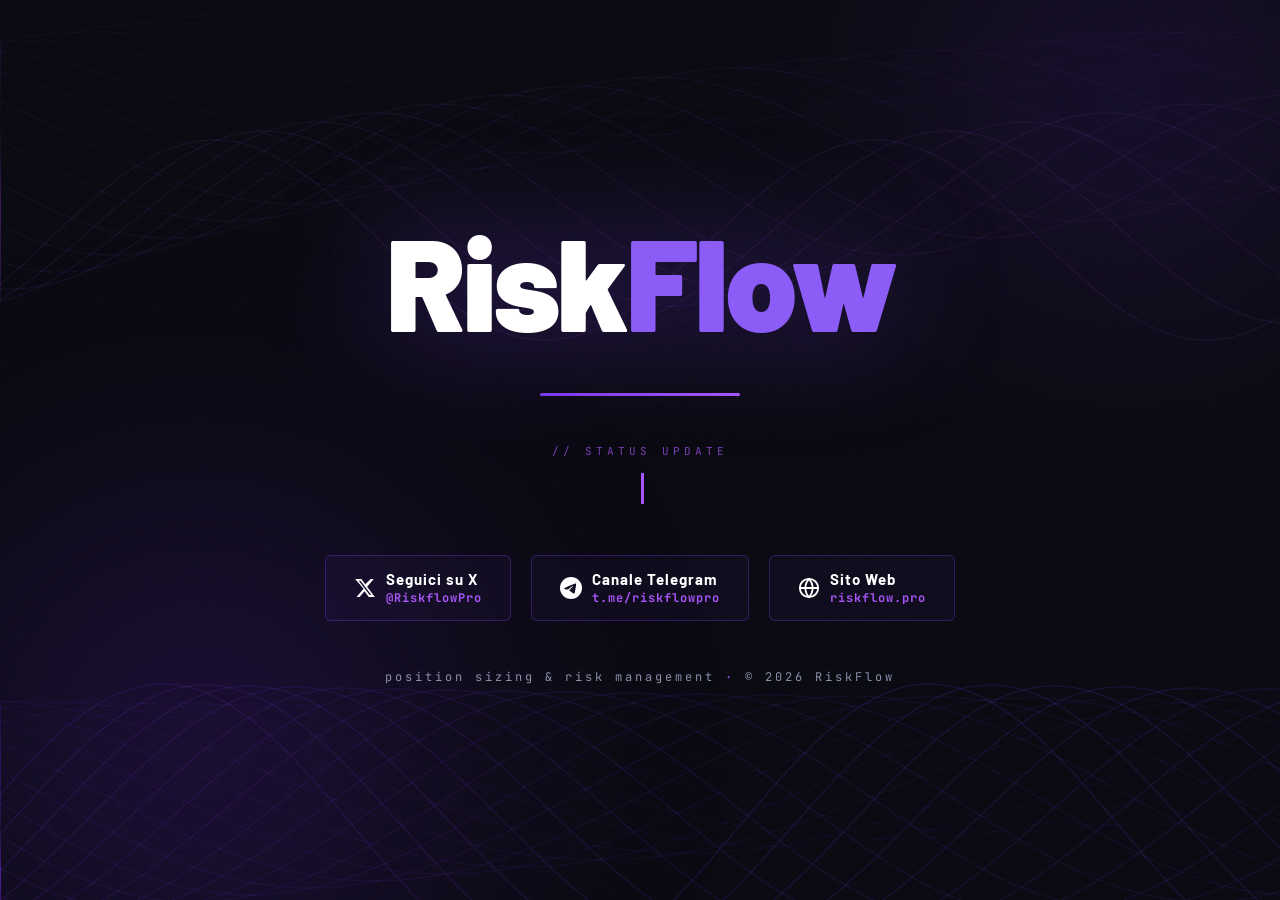
<file: terminal.html>
<!DOCTYPE html>
<html lang="it">
<head>
<meta charset="UTF-8">
<meta name="viewport" content="width=device-width, initial-scale=1.0">
<title>RiskFlow — Coming Soon</title>
<link href="https://fonts.googleapis.com/css2?family=Barlow:wght@400;700;900&family=JetBrains+Mono:wght@400;700&display=swap" rel="stylesheet">
<style>
  :root {
    --bg: #0a0a12;
    --purple: #7c3aed;
    --purple2: #a855f7;
    --purple-dim: #4c1d95;
    --white: #ffffff;
    --grey: #8b8fa8;
  }

  * { margin: 0; padding: 0; box-sizing: border-box; }

  body {
    background: var(--bg);
    color: var(--white);
    font-family: 'Barlow', sans-serif;
    min-height: 100vh;
    overflow: hidden;
    display: flex;
    flex-direction: column;
    align-items: center;
    justify-content: center;
    position: relative;
  }

  /* ── CANVAS WAVES ── */
  canvas {
    position: fixed;
    inset: 0;
    z-index: 0;
    pointer-events: none;
    overflow: hidden;
  }

  /* ── NOISE GRAIN ── */
  body::after {
    content: '';
    position: fixed;
    inset: 0;
    background-image: url("data:image/svg+xml,%3Csvg viewBox='0 0 256 256' xmlns='http://www.w3.org/2000/svg'%3E%3Cfilter id='noise'%3E%3CfeTurbulence type='fractalNoise' baseFrequency='0.9' numOctaves='4' stitchTiles='stitch'/%3E%3C/filter%3E%3Crect width='100%25' height='100%25' filter='url(%23noise)' opacity='0.04'/%3E%3C/svg%3E");
    opacity: 0.4;
    z-index: 1;
    pointer-events: none;
  }

  /* ── GLOW BLOBS ── */
  .blob {
    position: fixed;
    border-radius: 50%;
    filter: blur(120px);
    pointer-events: none;
    z-index: 0;
  }
  .blob-1 {
    width: 700px; height: 700px;
    background: radial-gradient(circle, #4c1d9566, transparent 70%);
    bottom: -200px; left: -150px;
    animation: blobFloat 8s ease-in-out infinite;
  }
  .blob-2 {
    width: 500px; height: 500px;
    background: radial-gradient(circle, #6d28d944, transparent 70%);
    top: -150px; right: -100px;
    animation: blobFloat 10s ease-in-out infinite reverse;
  }
  @keyframes blobFloat {
    0%, 100% { transform: translate(0, 0); }
    50% { transform: translate(30px, -30px); }
  }

  /* ── MAIN CONTENT ── */
  .container {
    position: relative;
    z-index: 2;
    display: flex;
    flex-direction: column;
    align-items: center;
    gap: 48px;
    padding: 40px 20px;
    text-align: center;
  }

  /* ── LOGO ── */
  .logo {
    font-family: 'Barlow', sans-serif;
    font-size: clamp(72px, 12vw, 130px);
    font-weight: 900;
    letter-spacing: -3px;
    line-height: 1;
    opacity: 0;
    animation: fadeUp 0.9s cubic-bezier(0.16,1,0.3,1) 0.2s forwards;
    filter: drop-shadow(0 0 60px #7c3aed66);
  }
  .logo .risk { color: #fff; }
  .logo .flow { color: #8b5cf6; }

  /* ── DIVIDER BAR ── */
  .bar {
    width: 0;
    height: 3px;
    background: linear-gradient(90deg, var(--purple), var(--purple2));
    border-radius: 2px;
    animation: barGrow 0.8s cubic-bezier(0.16,1,0.3,1) 0.8s forwards;
  }
  @keyframes barGrow {
    to { width: 200px; }
  }

  /* ── TERMINAL TEXT ── */
  .terminal-wrap {
    display: flex;
    flex-direction: column;
    align-items: center;
    gap: 10px;
    opacity: 0;
    animation: fadeUp 0.9s cubic-bezier(0.16,1,0.3,1) 1s forwards;
  }
  .terminal-label {
    font-family: 'JetBrains Mono', monospace;
    font-size: 11px;
    color: var(--purple2);
    letter-spacing: 4px;
    text-transform: uppercase;
    opacity: 0.7;
  }
  .terminal-text {
    font-family: 'Barlow', sans-serif;
    font-size: clamp(18px, 3vw, 28px);
    font-weight: 700;
    color: var(--white);
    letter-spacing: 1px;
    line-height: 1.4;
  }
  .cursor {
    display: inline-block;
    width: 3px;
    height: 1.1em;
    background: var(--purple2);
    vertical-align: text-bottom;
    margin-left: 4px;
    animation: blink 1s step-end infinite;
  }
  @keyframes blink { 0%,100%{opacity:1} 50%{opacity:0} }

  /* ── SOCIALS ── */
  .socials {
    display: flex;
    gap: 20px;
    flex-wrap: wrap;
    justify-content: center;
    opacity: 0;
    animation: fadeUp 0.9s cubic-bezier(0.16,1,0.3,1) 1.4s forwards;
  }
  .social-btn {
    display: flex;
    align-items: center;
    gap: 10px;
    padding: 14px 28px;
    border: 1px solid #7c3aed55;
    border-radius: 6px;
    background: #7c3aed0d;
    color: var(--white);
    text-decoration: none;
    font-family: 'Barlow', sans-serif;
    font-weight: 700;
    font-size: 15px;
    letter-spacing: 1px;
    transition: all 0.25s ease;
    position: relative;
    overflow: hidden;
  }
  .social-btn::before {
    content: '';
    position: absolute;
    inset: 0;
    background: linear-gradient(135deg, #7c3aed22, transparent);
    opacity: 0;
    transition: opacity 0.25s;
  }
  .social-btn:hover {
    border-color: var(--purple2);
    transform: translateY(-2px);
    box-shadow: 0 8px 30px #7c3aed33;
  }
  .social-btn:hover::before { opacity: 1; }
  .social-btn svg { flex-shrink: 0; }
  .social-btn .handle {
    font-size: 12px;
    color: var(--purple2);
    font-family: 'JetBrains Mono', monospace;
    display: block;
    margin-top: 1px;
  }
  .btn-inner { display: flex; flex-direction: column; align-items: flex-start; gap: 1px; }

  /* ── BOTTOM TAG ── */
  .bottom-tag {
    font-family: 'JetBrains Mono', monospace;
    font-size: 12px;
    color: var(--grey);
    letter-spacing: 3px;
    opacity: 0;
    animation: fadeUp 0.9s cubic-bezier(0.16,1,0.3,1) 1.8s forwards;
  }
  .bottom-tag span { color: var(--purple2); }

  @keyframes fadeUp {
    from { opacity: 0; transform: translateY(24px); }
    to   { opacity: 1; transform: translateY(0); }
  }
</style>
</head>
<body>

<canvas id="c"></canvas>
<div class="blob blob-1"></div>
<div class="blob blob-2"></div>

<div class="container">

  <div class="logo">
    <span class="risk">Risk</span><span class="flow">Flow</span>
  </div>

  <div class="bar"></div>

  <div class="terminal-wrap">
    <div class="terminal-label">// status update</div>
    <div class="terminal-text" id="typed"></div>
  </div>

  <div class="socials">
    <!-- X / Twitter -->
    <a class="social-btn" href="https://x.com/RiskflowPro" target="_blank">
      <svg width="22" height="22" viewBox="0 0 24 24" fill="white"><path d="M18.244 2.25h3.308l-7.227 8.26 8.502 11.24H16.17l-4.714-6.231-5.401 6.231H2.744l7.73-8.835L1.254 2.25H8.08l4.253 5.622 5.911-5.622zm-1.161 17.52h1.833L7.084 4.126H5.117z"/></svg>
      <div class="btn-inner">
        <span>Seguici su X</span>
        <span class="handle">@RiskflowPro</span>
      </div>
    </a>

    <!-- Telegram -->
    <a class="social-btn" href="https://t.me/riskflowpro" target="_blank">
      <svg width="22" height="22" viewBox="0 0 24 24" fill="white"><path d="M11.944 0A12 12 0 0 0 0 12a12 12 0 0 0 12 12 12 12 0 0 0 12-12A12 12 0 0 0 12 0a12 12 0 0 0-.056 0zm4.962 7.224c.1-.002.321.023.465.14a.506.506 0 0 1 .171.325c.016.093.036.306.02.472-.18 1.898-.96 6.502-1.36 8.627-.168.9-.499 1.201-.82 1.23-.696.065-1.225-.46-1.9-.902-1.056-.693-1.653-1.124-2.678-1.8-1.185-.78-.417-1.21.258-1.91.177-.184 3.247-2.977 3.307-3.23.007-.032.014-.15-.056-.212s-.174-.041-.249-.024c-.106.024-1.793 1.14-5.061 3.345-.48.33-.913.49-1.302.48-.428-.008-1.252-.241-1.865-.44-.752-.245-1.349-.374-1.297-.789.027-.216.325-.437.893-.663 3.498-1.524 5.83-2.529 6.998-3.014 3.332-1.386 4.025-1.627 4.476-1.635z"/></svg>
      <div class="btn-inner">
        <span>Canale Telegram</span>
        <span class="handle">t.me/riskflowpro</span>
      </div>
    </a>

    <!-- Website -->
    <a class="social-btn" href="https://riskflow.pro" target="_blank">
      <svg width="22" height="22" viewBox="0 0 24 24" fill="none" stroke="white" stroke-width="2" stroke-linecap="round" stroke-linejoin="round"><circle cx="12" cy="12" r="10"/><line x1="2" y1="12" x2="22" y2="12"/><path d="M12 2a15.3 15.3 0 0 1 4 10 15.3 15.3 0 0 1-4 10 15.3 15.3 0 0 1-4-10 15.3 15.3 0 0 1 4-10z"/></svg>
      <div class="btn-inner">
        <span>Sito Web</span>
        <span class="handle">riskflow.pro</span>
      </div>
    </a>
  </div>

  <div class="bottom-tag">position sizing &amp; risk management <span>·</span> © 2026 RiskFlow</div>

</div>

<script>
// ── ANIMATED WAVES ──────────────────────────────────────────
const canvas = document.getElementById('c');
const ctx = canvas.getContext('2d');
let W, H, t = 0;

function resize() {
  W = canvas.width = window.innerWidth;
  H = canvas.height = window.innerHeight;
}
resize();
window.addEventListener('resize', resize);

function drawWaves() {
  ctx.clearRect(0, 0, W, H);
  const lines = 22;
  for (let i = 0; i < lines; i++) {
    const prog = i / lines;
    const alpha = 0.04 + prog * 0.13;
    ctx.beginPath();
    ctx.strokeStyle = `rgba(124,58,237,${alpha})`;
    ctx.lineWidth = 1.3;
    const yBase = H * 0.85 + i * 6;
    const amp = 60 + i * 4;
    const freq = 0.004 + i * 0.0002;
    const phase = t * 0.6 + i * 0.3;
    ctx.moveTo(0, yBase);
    for (let x = 0; x <= W; x += 4) {
      const y = yBase - amp * Math.sin(freq * x + phase) - (i * 3);
      ctx.lineTo(x, y);
    }
    ctx.stroke();
  }
  // top-right waves — clipped to canvas
  ctx.save();
  ctx.rect(0, 0, W, H);
  ctx.clip();
  for (let i = 0; i < 16; i++) {
    const prog = i / 16;
    const alpha = 0.03 + prog * 0.09;
    ctx.beginPath();
    ctx.strokeStyle = `rgba(168,85,247,${alpha})`;
    ctx.lineWidth = 1.1;
    const yBase = H * 0.05 + i * 10;
    const amp = 40 + i * 4;
    const freq = 0.005 + i * 0.0003;
    const phase = -t * 0.5 + i * 0.4 + Math.PI;
    ctx.moveTo(0, yBase);
    for (let x = 0; x <= W; x += 4) {
      const y = yBase + amp * Math.sin(freq * x + phase) + (i * 3);
      ctx.lineTo(x, y);
    }
    ctx.stroke();
  }
  ctx.restore();
  t += 0.015;
  requestAnimationFrame(drawWaves);
}
drawWaves();

// ── TYPEWRITER ──────────────────────────────────────────────
const msg = "Stiamo arrivando — seguici sui nostri social\nper la data d'uscita";
const el = document.getElementById('typed');
let idx = 0;

function type() {
  if (idx <= msg.length) {
    const text = msg.slice(0, idx).replace('\n', '<br>');
    el.innerHTML = text + '<span class="cursor"></span>';
    idx++;
    setTimeout(type, idx === 1 ? 1200 : 38);
  }
}
setTimeout(type, 1200);
</script>
</body>
</html>
</file>
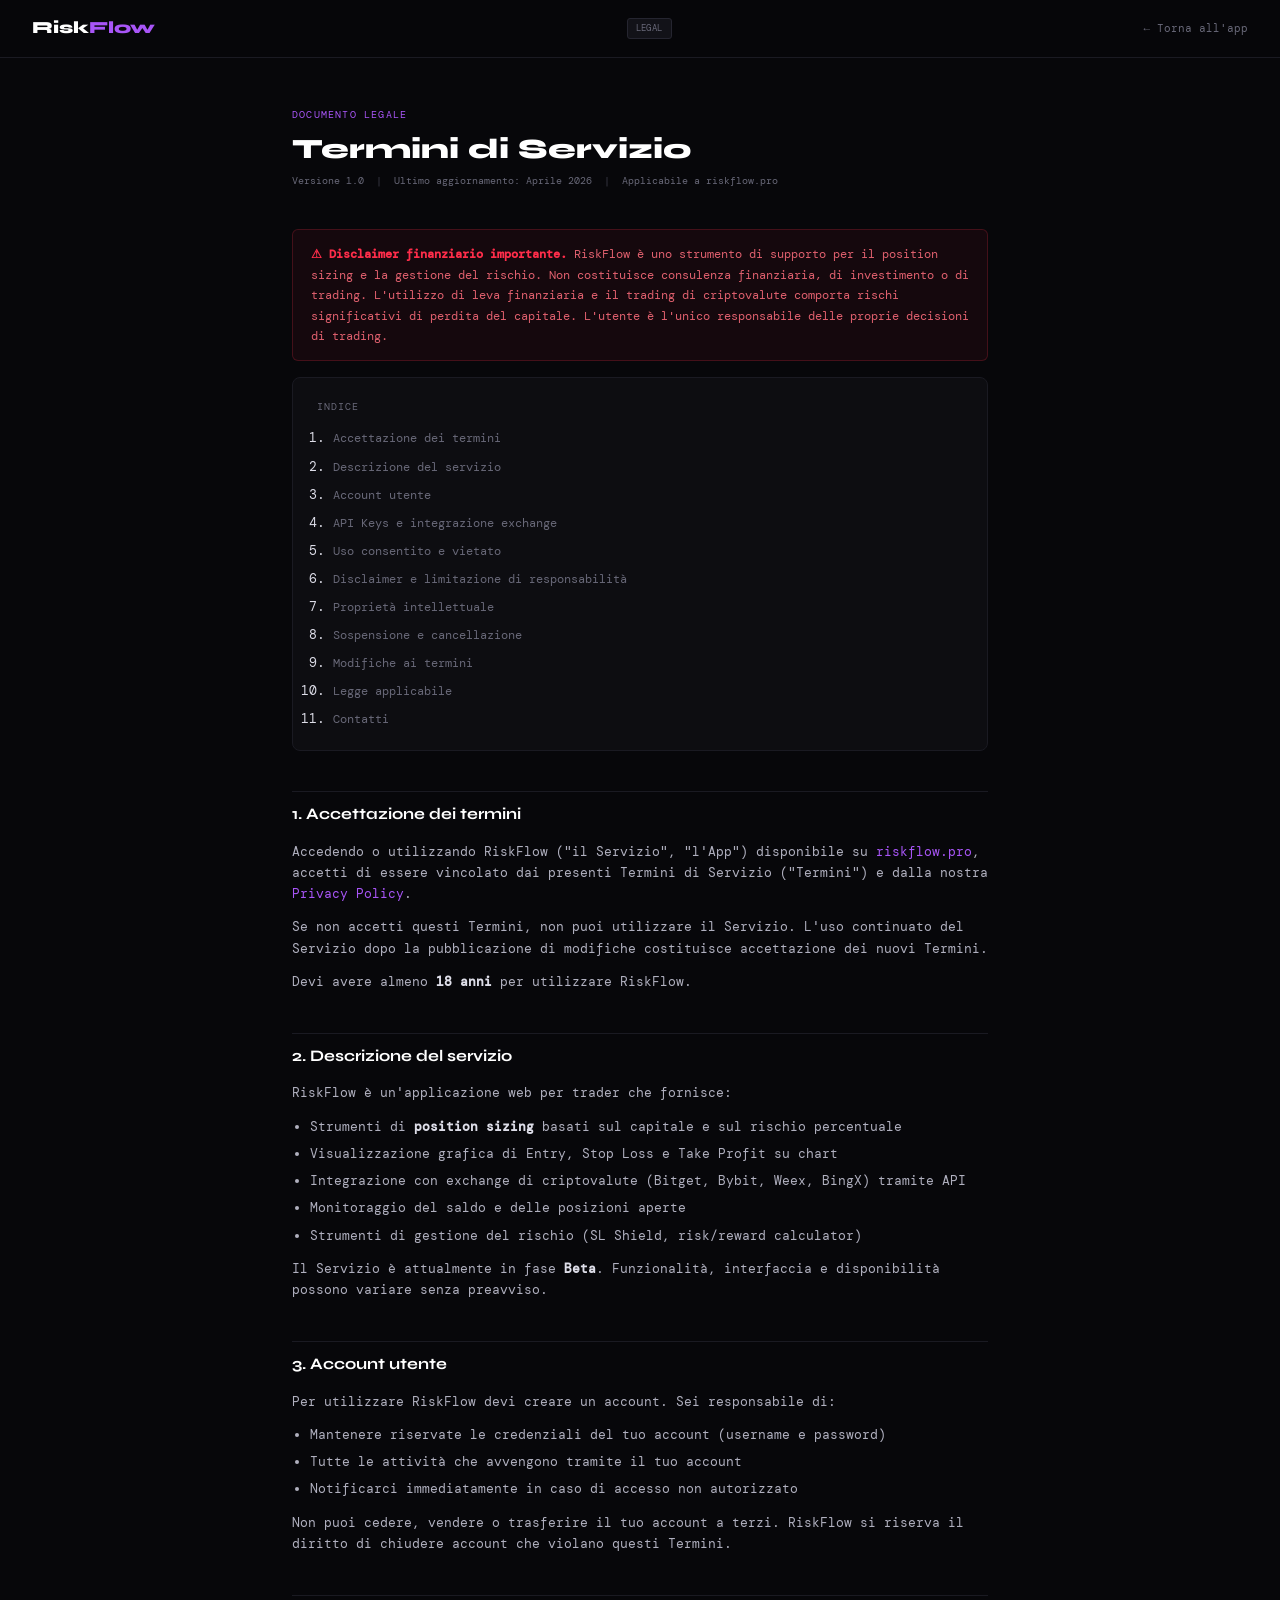
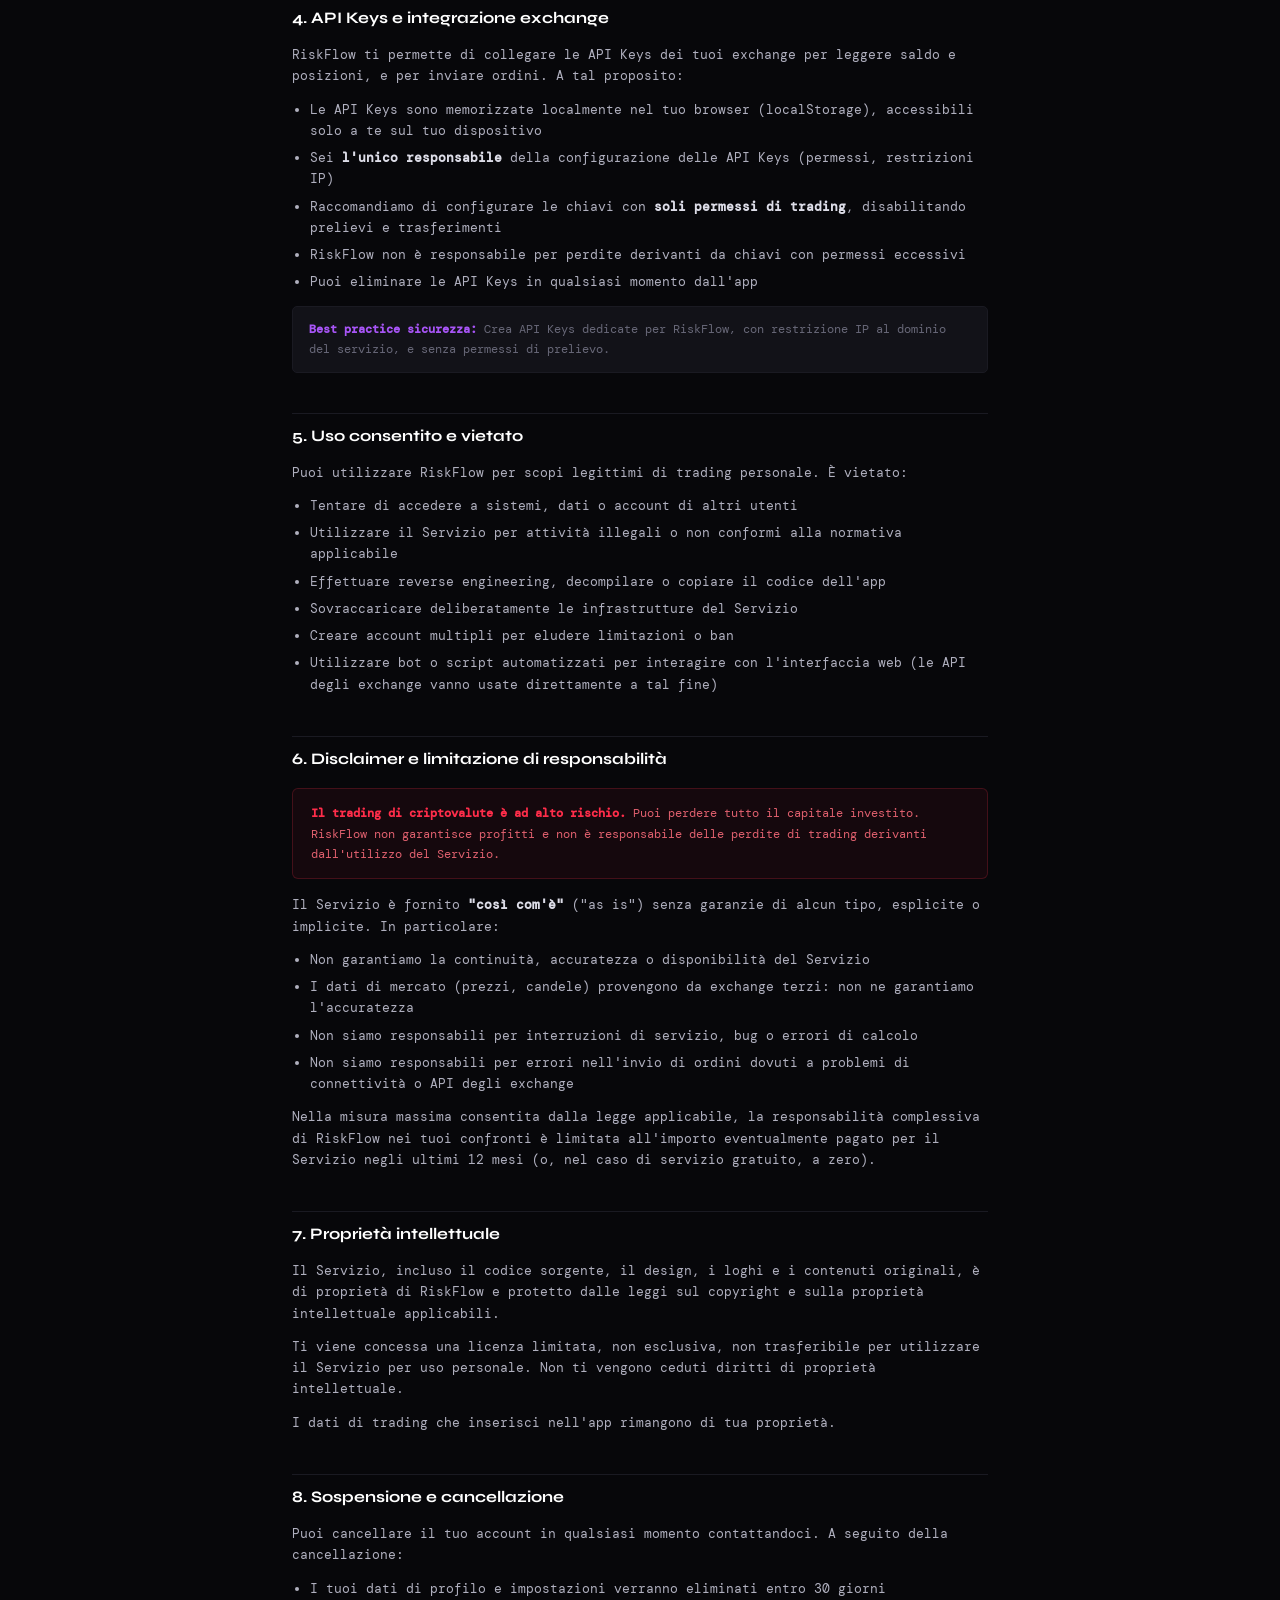
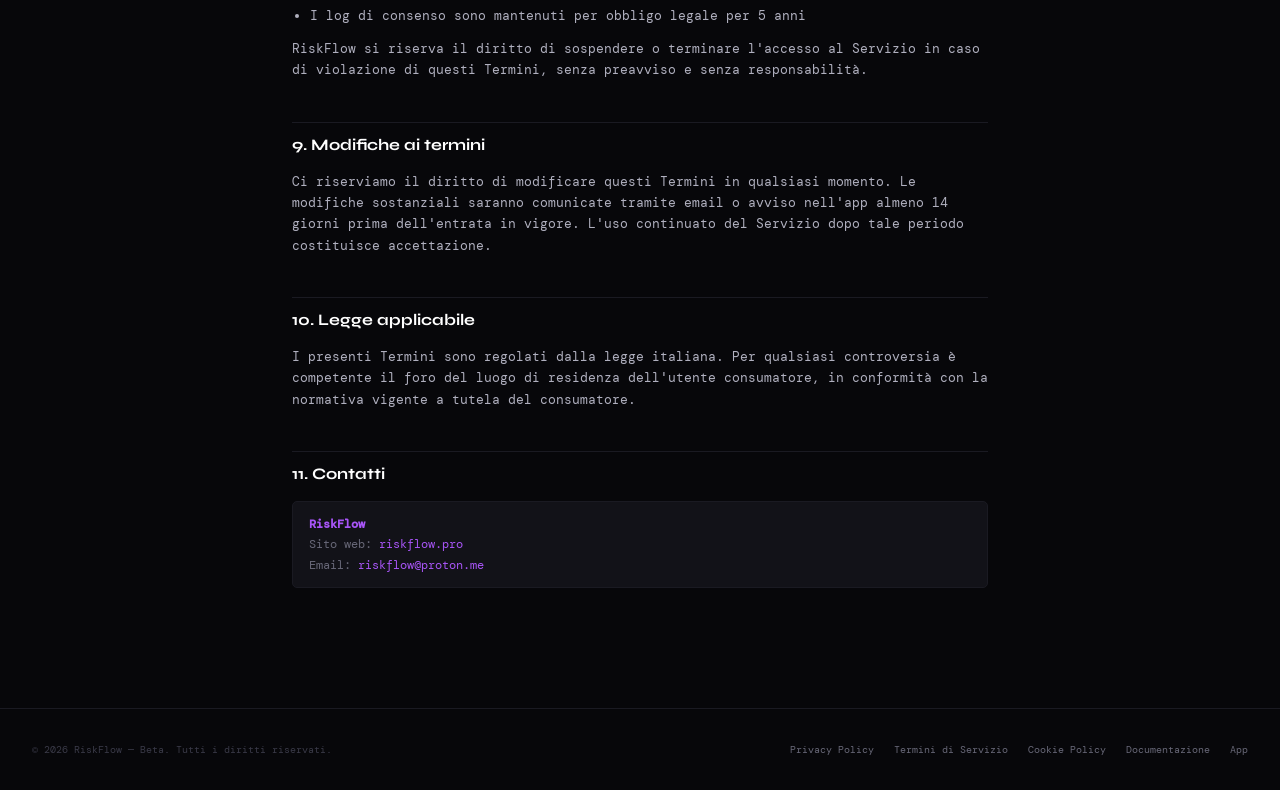
<file: terms.html>
<!DOCTYPE html>
<html lang="it">
<head>
<meta charset="UTF-8">
<meta name="viewport" content="width=device-width, initial-scale=1.0">
<title>Termini di Servizio — RiskFlow</title>
<link rel="icon" type="image/svg+xml" href="data:image/svg+xml,%3Csvg xmlns='http://www.w3.org/2000/svg' viewBox='0 0 32 32'%3E%3Crect width='32' height='32' rx='7' fill='%230f0f10'/%3E%3Cline x1='8' y1='5' x2='8' y2='27' stroke='%23a855f7' stroke-width='1.2' stroke-linecap='round'/%3E%3Cline x1='16' y1='4' x2='16' y2='28' stroke='%23a855f7' stroke-width='1.2' stroke-linecap='round'/%3E%3Cline x1='24' y1='7' x2='24' y2='25' stroke='%23a855f7' stroke-width='1.2' stroke-linecap='round'/%3E%3Crect x='5' y='9' width='6' height='11' rx='1.2' fill='%23a855f7'/%3E%3Crect x='13' y='7' width='6' height='9' rx='1.2' fill='%23a855f7'/%3E%3Crect x='21' y='11' width='6' height='10' rx='1.2' fill='%233dffa0'/%3E%3C/svg%3E">
<link href="https://fonts.googleapis.com/css2?family=DM+Mono:ital,wght@0,300;0,400;0,500;1,400&family=Syne:wght@400;600;700;800&display=swap" rel="stylesheet">
<style>
  :root {
    --bg:#07070a;--surface:#0d0d11;--surface2:#121218;--surface3:#18181f;
    --border:#1a1a22;--border2:#252530;--text:#dddde8;--muted:#3a3a48;--muted2:#686878;
    --accent:#a855f7;--accent2:#9333ea;--red:#ff2d4a;--green:#00d17a;
  }
  *{box-sizing:border-box;margin:0;padding:0}
  html,body{min-height:100%;background:var(--bg);color:var(--text);font-family:'DM Mono',monospace;font-size:13px;line-height:1.7}
  a{color:var(--accent);text-decoration:none}
  a:hover{text-decoration:underline}
  .doc-header {
    position:sticky;top:0;z-index:100;
    background:rgba(7,7,10,.92);backdrop-filter:blur(12px);
    border-bottom:1px solid var(--border);
    padding:14px 32px;display:flex;align-items:center;justify-content:space-between;gap:16px;
  }
  .doc-logo{font-family:'Syne',sans-serif;font-weight:800;font-size:17px;text-decoration:none}
  .doc-logo span{color:#fff}
  .doc-logo em{color:var(--accent);font-style:normal}
  .doc-back{font-size:11px;color:var(--muted2);text-decoration:none;transition:color .15s}
  .doc-back:hover{color:var(--text);text-decoration:none}
  .doc-badge{font-size:9px;padding:2px 8px;border-radius:3px;background:var(--surface2);border:1px solid var(--border2);color:var(--muted2);letter-spacing:.05em;text-transform:uppercase}
  .doc-layout{max-width:760px;margin:0 auto;padding:48px 32px 80px}
  .doc-eyebrow{font-size:10px;color:var(--accent);letter-spacing:.12em;text-transform:uppercase;margin-bottom:10px}
  .doc-title{font-family:'Syne',sans-serif;font-weight:800;font-size:28px;color:#fff;margin-bottom:6px;line-height:1.2}
  .doc-meta{font-size:10px;color:var(--muted2);margin-bottom:40px}
  .doc-meta span{color:var(--muted);margin:0 6px}
  .doc-toc{background:var(--surface);border:1px solid var(--border);border-radius:8px;padding:20px 24px;margin-bottom:40px}
  .doc-toc-title{font-size:10px;color:var(--muted2);text-transform:uppercase;letter-spacing:.1em;margin-bottom:12px}
  .doc-toc ol{padding-left:16px;display:flex;flex-direction:column;gap:6px}
  .doc-toc a{font-size:12px;color:var(--muted2)}
  .doc-toc a:hover{color:var(--accent)}
  .doc-section{margin-bottom:40px}
  .doc-section h2{font-family:'Syne',sans-serif;font-weight:700;font-size:16px;color:#fff;margin-bottom:14px;padding-top:8px;border-top:1px solid var(--border)}
  .doc-section p{margin-bottom:12px;color:#b0b0bf;font-size:12.5px}
  .doc-section ul,.doc-section ol{padding-left:18px;margin-bottom:12px;display:flex;flex-direction:column;gap:6px}
  .doc-section li{color:#b0b0bf;font-size:12.5px}
  .doc-section strong{color:var(--text)}
  .doc-section .highlight{background:var(--surface2);border:1px solid var(--border);border-radius:5px;padding:12px 16px;margin:12px 0;font-size:12px;color:var(--muted2)}
  .doc-section .highlight strong{color:var(--accent)}
  .warning-box{background:rgba(255,45,74,.06);border:1px solid rgba(255,45,74,.2);border-radius:6px;padding:14px 18px;margin:16px 0}
  .warning-box p{color:#e0606e!important;font-size:12px!important;margin:0!important}
  .warning-box strong{color:var(--red)!important}
  .doc-footer{border-top:1px solid var(--border);padding:32px;display:flex;flex-wrap:wrap;gap:16px;align-items:center;justify-content:space-between}
  .doc-footer-links{display:flex;gap:20px;flex-wrap:wrap}
  .doc-footer-links a{font-size:10px;color:var(--muted2)}
  .doc-footer-links a:hover{color:var(--text)}
  .doc-footer-copy{font-size:10px;color:var(--muted)}
  @media(max-width:600px){.doc-layout{padding:32px 20px 60px}.doc-header{padding:12px 20px}.doc-title{font-size:22px}}
</style>
</head>
<body>

<header class="doc-header">
  <a class="doc-logo" href="terminal.html"><span>Risk</span><em>Flow</em></a>
  <span class="doc-badge">Legal</span>
  <a class="doc-back" href="terminal.html">← Torna all'app</a>
</header>

<main class="doc-layout">
  <div class="doc-eyebrow">Documento legale</div>
  <h1 class="doc-title">Termini di Servizio</h1>
  <div class="doc-meta">
    Versione 1.0 <span>|</span> Ultimo aggiornamento: Aprile 2026 <span>|</span> Applicabile a riskflow.pro
  </div>

  <div class="warning-box">
    <p><strong>⚠ Disclaimer finanziario importante.</strong> RiskFlow è uno strumento di supporto per il position sizing e la gestione del rischio. Non costituisce consulenza finanziaria, di investimento o di trading. L'utilizzo di leva finanziaria e il trading di criptovalute comporta rischi significativi di perdita del capitale. L'utente è l'unico responsabile delle proprie decisioni di trading.</p>
  </div>

  <div class="doc-toc">
    <div class="doc-toc-title">Indice</div>
    <ol>
      <li><a href="#accettazione">Accettazione dei termini</a></li>
      <li><a href="#servizio">Descrizione del servizio</a></li>
      <li><a href="#account">Account utente</a></li>
      <li><a href="#api-keys">API Keys e integrazione exchange</a></li>
      <li><a href="#uso-consentito">Uso consentito e vietato</a></li>
      <li><a href="#disclaimer">Disclaimer e limitazione di responsabilità</a></li>
      <li><a href="#proprieta">Proprietà intellettuale</a></li>
      <li><a href="#sospensione">Sospensione e cancellazione</a></li>
      <li><a href="#modifiche">Modifiche ai termini</a></li>
      <li><a href="#legge">Legge applicabile</a></li>
      <li><a href="#contatti">Contatti</a></li>
    </ol>
  </div>

  <div class="doc-section" id="accettazione">
    <h2>1. Accettazione dei termini</h2>
    <p>Accedendo o utilizzando RiskFlow ("il Servizio", "l'App") disponibile su <a href="https://riskflow.pro">riskflow.pro</a>, accetti di essere vincolato dai presenti Termini di Servizio ("Termini") e dalla nostra <a href="privacy.html">Privacy Policy</a>.</p>
    <p>Se non accetti questi Termini, non puoi utilizzare il Servizio. L'uso continuato del Servizio dopo la pubblicazione di modifiche costituisce accettazione dei nuovi Termini.</p>
    <p>Devi avere almeno <strong>18 anni</strong> per utilizzare RiskFlow.</p>
  </div>

  <div class="doc-section" id="servizio">
    <h2>2. Descrizione del servizio</h2>
    <p>RiskFlow è un'applicazione web per trader che fornisce:</p>
    <ul>
      <li>Strumenti di <strong>position sizing</strong> basati sul capitale e sul rischio percentuale</li>
      <li>Visualizzazione grafica di Entry, Stop Loss e Take Profit su chart</li>
      <li>Integrazione con exchange di criptovalute (Bitget, Bybit, Weex, BingX) tramite API</li>
      <li>Monitoraggio del saldo e delle posizioni aperte</li>
      <li>Strumenti di gestione del rischio (SL Shield, risk/reward calculator)</li>
    </ul>
    <p>Il Servizio è attualmente in fase <strong>Beta</strong>. Funzionalità, interfaccia e disponibilità possono variare senza preavviso.</p>
  </div>

  <div class="doc-section" id="account">
    <h2>3. Account utente</h2>
    <p>Per utilizzare RiskFlow devi creare un account. Sei responsabile di:</p>
    <ul>
      <li>Mantenere riservate le credenziali del tuo account (username e password)</li>
      <li>Tutte le attività che avvengono tramite il tuo account</li>
      <li>Notificarci immediatamente in caso di accesso non autorizzato</li>
    </ul>
    <p>Non puoi cedere, vendere o trasferire il tuo account a terzi. RiskFlow si riserva il diritto di chiudere account che violano questi Termini.</p>
  </div>

  <div class="doc-section" id="api-keys">
    <h2>4. API Keys e integrazione exchange</h2>
    <p>RiskFlow ti permette di collegare le API Keys dei tuoi exchange per leggere saldo e posizioni, e per inviare ordini. A tal proposito:</p>
    <ul>
      <li>Le API Keys sono memorizzate localmente nel tuo browser (localStorage), accessibili solo a te sul tuo dispositivo</li>
      <li>Sei <strong>l'unico responsabile</strong> della configurazione delle API Keys (permessi, restrizioni IP)</li>
      <li>Raccomandiamo di configurare le chiavi con <strong>soli permessi di trading</strong>, disabilitando prelievi e trasferimenti</li>
      <li>RiskFlow non è responsabile per perdite derivanti da chiavi con permessi eccessivi</li>
      <li>Puoi eliminare le API Keys in qualsiasi momento dall'app</li>
    </ul>
    <div class="highlight">
      <strong>Best practice sicurezza:</strong> Crea API Keys dedicate per RiskFlow, con restrizione IP al dominio del servizio, e senza permessi di prelievo.
    </div>
  </div>

  <div class="doc-section" id="uso-consentito">
    <h2>5. Uso consentito e vietato</h2>
    <p>Puoi utilizzare RiskFlow per scopi legittimi di trading personale. È vietato:</p>
    <ul>
      <li>Tentare di accedere a sistemi, dati o account di altri utenti</li>
      <li>Utilizzare il Servizio per attività illegali o non conformi alla normativa applicabile</li>
      <li>Effettuare reverse engineering, decompilare o copiare il codice dell'app</li>
      <li>Sovraccaricare deliberatamente le infrastrutture del Servizio</li>
      <li>Creare account multipli per eludere limitazioni o ban</li>
      <li>Utilizzare bot o script automatizzati per interagire con l'interfaccia web (le API degli exchange vanno usate direttamente a tal fine)</li>
    </ul>
  </div>

  <div class="doc-section" id="disclaimer">
    <h2>6. Disclaimer e limitazione di responsabilità</h2>
    <div class="warning-box">
      <p><strong>Il trading di criptovalute è ad alto rischio.</strong> Puoi perdere tutto il capitale investito. RiskFlow non garantisce profitti e non è responsabile delle perdite di trading derivanti dall'utilizzo del Servizio.</p>
    </div>
    <p>Il Servizio è fornito <strong>"così com'è"</strong> ("as is") senza garanzie di alcun tipo, esplicite o implicite. In particolare:</p>
    <ul>
      <li>Non garantiamo la continuità, accuratezza o disponibilità del Servizio</li>
      <li>I dati di mercato (prezzi, candele) provengono da exchange terzi: non ne garantiamo l'accuratezza</li>
      <li>Non siamo responsabili per interruzioni di servizio, bug o errori di calcolo</li>
      <li>Non siamo responsabili per errori nell'invio di ordini dovuti a problemi di connettività o API degli exchange</li>
    </ul>
    <p>Nella misura massima consentita dalla legge applicabile, la responsabilità complessiva di RiskFlow nei tuoi confronti è limitata all'importo eventualmente pagato per il Servizio negli ultimi 12 mesi (o, nel caso di servizio gratuito, a zero).</p>
  </div>

  <div class="doc-section" id="proprieta">
    <h2>7. Proprietà intellettuale</h2>
    <p>Il Servizio, incluso il codice sorgente, il design, i loghi e i contenuti originali, è di proprietà di RiskFlow e protetto dalle leggi sul copyright e sulla proprietà intellettuale applicabili.</p>
    <p>Ti viene concessa una licenza limitata, non esclusiva, non trasferibile per utilizzare il Servizio per uso personale. Non ti vengono ceduti diritti di proprietà intellettuale.</p>
    <p>I dati di trading che inserisci nell'app rimangono di tua proprietà.</p>
  </div>

  <div class="doc-section" id="sospensione">
    <h2>8. Sospensione e cancellazione</h2>
    <p>Puoi cancellare il tuo account in qualsiasi momento contattandoci. A seguito della cancellazione:</p>
    <ul>
      <li>I tuoi dati di profilo e impostazioni verranno eliminati entro 30 giorni</li>
      <li>I log di consenso sono mantenuti per obbligo legale per 5 anni</li>
    </ul>
    <p>RiskFlow si riserva il diritto di sospendere o terminare l'accesso al Servizio in caso di violazione di questi Termini, senza preavviso e senza responsabilità.</p>
  </div>

  <div class="doc-section" id="modifiche">
    <h2>9. Modifiche ai termini</h2>
    <p>Ci riserviamo il diritto di modificare questi Termini in qualsiasi momento. Le modifiche sostanziali saranno comunicate tramite email o avviso nell'app almeno 14 giorni prima dell'entrata in vigore. L'uso continuato del Servizio dopo tale periodo costituisce accettazione.</p>
  </div>

  <div class="doc-section" id="legge">
    <h2>10. Legge applicabile</h2>
    <p>I presenti Termini sono regolati dalla legge italiana. Per qualsiasi controversia è competente il foro del luogo di residenza dell'utente consumatore, in conformità con la normativa vigente a tutela del consumatore.</p>
  </div>

  <div class="doc-section" id="contatti">
    <h2>11. Contatti</h2>
    <div class="highlight">
      <strong>RiskFlow</strong><br>
      Sito web: <a href="https://riskflow.pro">riskflow.pro</a><br>
      Email: <a href="mailto:riskflow@proton.me">riskflow@proton.me</a>
    </div>
  </div>
</main>

<footer class="doc-footer">
  <span class="doc-footer-copy">© 2026 RiskFlow — Beta. Tutti i diritti riservati.</span>
  <nav class="doc-footer-links">
    <a href="privacy.html">Privacy Policy</a>
    <a href="terms.html">Termini di Servizio</a>
    <a href="cookies.html">Cookie Policy</a>
    <a href="riskflowdocs.html">Documentazione</a>
    <a href="terminal.html">App</a>
  </nav>
</footer>

</body>
</html>
</file>
